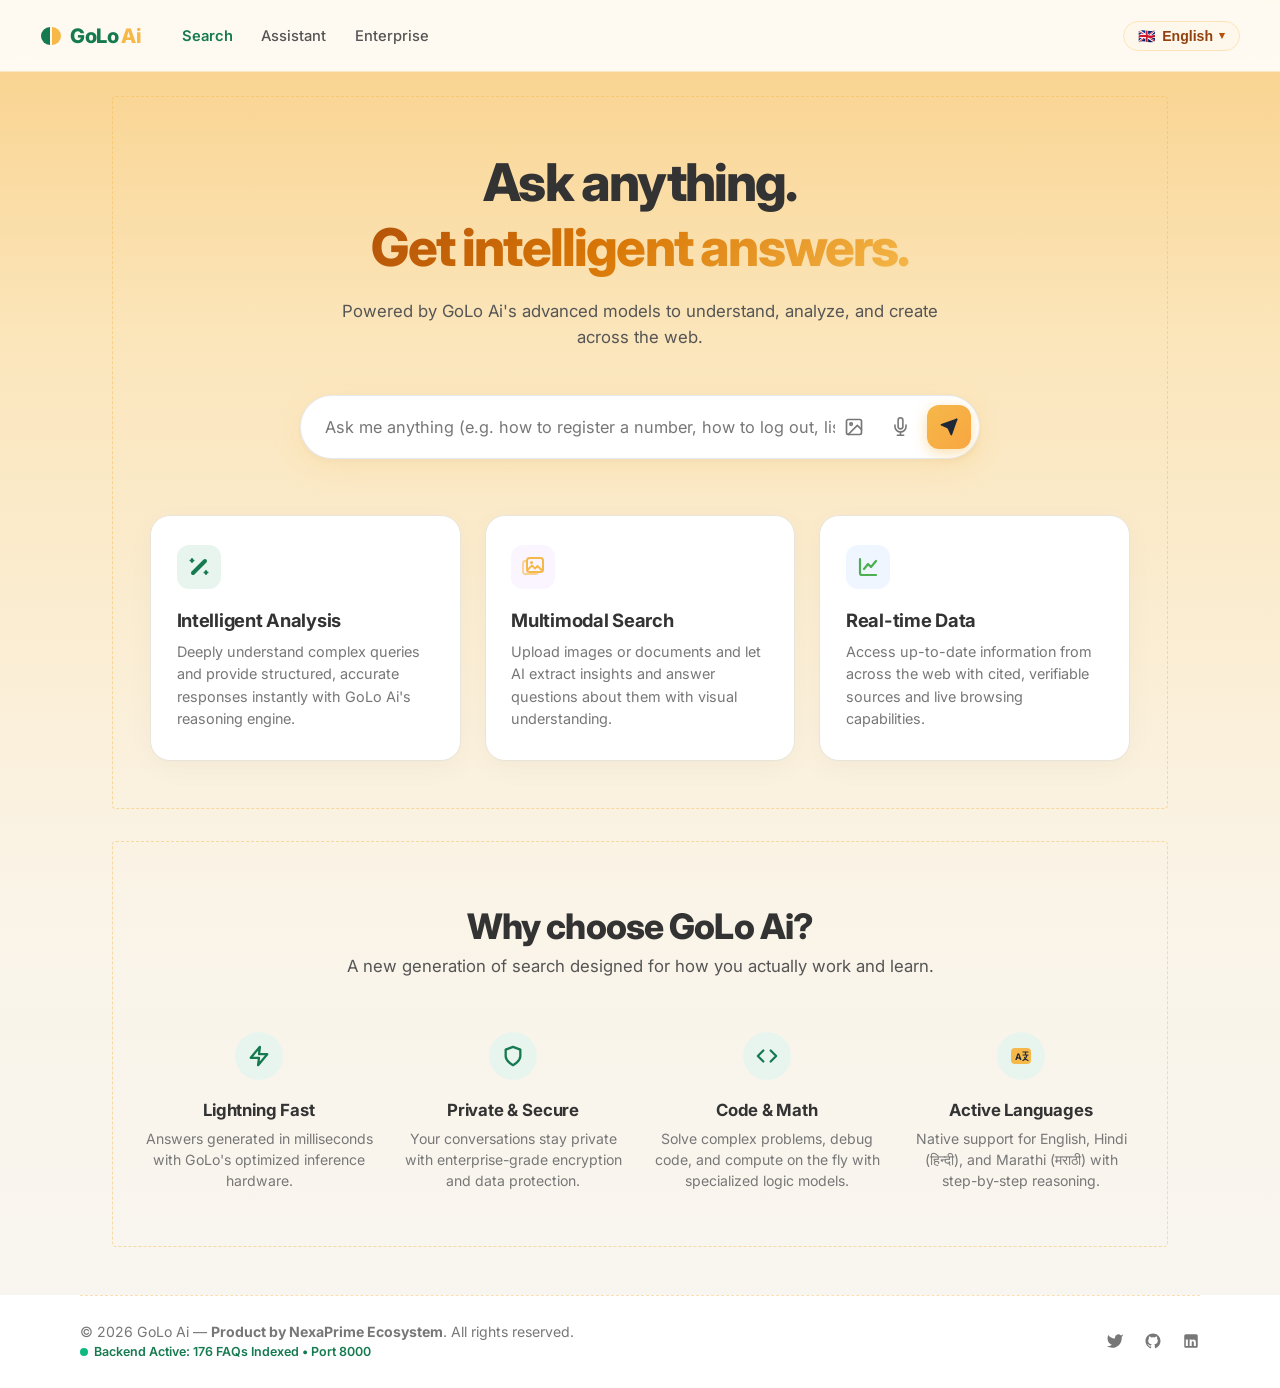
<file: frontend/index.html>
<!DOCTYPE html>
<html lang="en">
<head>
    <meta charset="UTF-8">
    <meta name="viewport" content="width=device-width, initial-scale=1.0">
    <title>GoLo Ai — Intelligent Search & Reasoning Engine</title>
    
    <!-- Google Fonts: Inter & JetBrains Mono -->
    <link rel="preconnect" href="https://fonts.googleapis.com">
    <link rel="preconnect" href="https://fonts.gstatic.com" crossorigin>
    <link href="https://fonts.googleapis.com/css2?family=Inter:wght@400;500;600;700;800&family=JetBrains+Mono:wght@500;600&display=swap" rel="stylesheet">
    
    <link rel="stylesheet" href="style.css?v=20261104_orange">
</head>
<body>

    <!-- Main Page Container with Ambient Soft Lavender Glow -->
    <div class="page-wrapper">
        
        <!-- Navigation Bar -->
        <header class="navbar">
            <div class="nav-container">
                <!-- Left: Brand Logo & Main Nav Links -->
                <div class="nav-left">
                    <a href="#search" class="brand-logo" onclick="switchView('search', event)" title="GoLo Ai Home">
                        <div class="logo-icon">
                            <span class="sphere-half left"></span>
                            <span class="sphere-half right"></span>
                        </div>
                        <span class="logo-text">
                            <span class="logo-brand">GoLo</span>
                            <span class="logo-ai">Ai</span>
                        </span>
                    </a>

                    <nav class="nav-menu">
                        <a href="#search" class="nav-link active" id="nav-search" onclick="switchView('search', event)">Search</a>
                        <a href="#assistant" class="nav-link" id="nav-assistant" onclick="switchView('assistant', event)">Assistant</a>
                        <a href="#enterprise" class="nav-link" id="nav-enterprise" onclick="switchView('enterprise', event)">Enterprise</a>
                    </nav>
                </div>

                <!-- Right: Language Selector -->
                <div class="nav-right">
                    <button class="btn-lang" title="Select Global Language" id="btnLangSelect" onclick="openLanguageModal(event)">
                        <svg width="18" height="18" viewBox="0 0 24 24" fill="none" stroke="currentColor" stroke-width="2" stroke-linecap="round" stroke-linejoin="round">
                            <circle cx="12" cy="12" r="10"></circle>
                            <line x1="2" y1="12" x2="22" y2="12"></line>
                            <path d="M12 2a15.3 15.3 0 0 1 4 10 15.3 15.3 0 0 1-4 10 15.3 15.3 0 0 1-4-10 15.3 15.3 0 0 1 4-10z"></path>
                        </svg>
                    </button>

                    <!-- Signed in profile state -->
                    <div class="user-profile-btn" id="navUserProfile" style="display: none;" onclick="toggleUserDropdown(event)">
                        <div class="user-avatar-circle" id="userAvatarText">A</div>
                        <span id="userNameLabel">Alex M.</span>
                        <span style="font-size: 0.7rem; color: #64748B;">▾</span>
                    </div>

                    <!-- User Dropdown Menu -->
                    <div id="userDropdownMenu" style="display: none; position: absolute; top: 62px; right: 2rem; background: #FFFFFF; border: 1px solid #E2E8F0; border-radius: 12px; box-shadow: 0 10px 25px rgba(0,0,0,0.1); width: 220px; z-index: 100; overflow: hidden; padding: 6px;">
                        <div style="padding: 10px 12px; border-bottom: 1px solid #F1F5F9;">
                            <div style="font-size: 0.85rem; font-weight: 700; color: #0F172A;" id="menuUserFullName">Alex Merchant</div>
                            <div style="font-size: 0.75rem; color: #64748B;">Merchant ID: <strong id="menuMerchantId">MRC-8821</strong></div>
                        </div>
                        <button onclick="switchView('assistant'); toggleUserDropdown();" style="width: 100%; text-align: left; padding: 8px 12px; background: none; border: none; font-size: 0.85rem; color: #334155; cursor: pointer; border-radius: 6px; display: flex; align-items: center; gap: 8px;">
                            💬 Open AI Assistant
                        </button>
                        <button onclick="switchView('analysis'); toggleUserDropdown();" style="width: 100%; text-align: left; padding: 8px 12px; background: none; border: none; font-size: 0.85rem; color: #334155; cursor: pointer; border-radius: 6px; display: flex; align-items: center; gap: 8px;">
                            📊 Analytics Dashboard
                        </button>
                        <div style="height: 1px; background: #F1F5F9; margin: 4px 0;"></div>
                        <button onclick="handleUserLogout()" style="width: 100%; text-align: left; padding: 8px 12px; background: #FEF2F2; border: none; font-size: 0.85rem; color: #B91C1C; font-weight: 600; cursor: pointer; border-radius: 6px; display: flex; align-items: center; gap: 8px;">
                            🚪 Log Out
                        </button>
                    </div>
                </div>
            </div>
        </header>

        <!-- Main Content Area -->
        <main class="main-content">
            
            <!-- ===============================================================
                 VIEW 1: SEARCH & LANDING (EXACT DESIGN MATCH)
                 =============================================================== -->
            <div class="view-panel active" id="view-search">
                <!-- SECTION 1: HERO & CORE PILLARS (FRAMED AS IN DESIGN) -->
                <section class="framed-section hero-framed-section">
                    <div class="section-dashed-border"></div>

                    <div class="hero-inner">
                        <!-- Hero Typography -->
                        <h1 class="hero-headline">
                            <span class="headline-dark">Ask anything.</span>
                            <span class="headline-purple">Get intelligent answers.</span>
                        </h1>

                        <p class="hero-subtext">
                            Powered by GoLo Ai's advanced models to understand, analyze, and create across the web.
                        </p>

                        <!-- Search Capsule with Google-Style Autocomplete -->
                        <div class="search-capsule-wrapper">
                            <div class="autocomplete-container">
                                <div class="search-capsule" id="searchCapsule">
                                    <input 
                                        type="text" 
                                        class="search-input" 
                                        id="searchInput" 
                                        placeholder="Ask me anything (e.g. how to register a number, how to log out, list product)..." 
                                        autocomplete="off"
                                        spellcheck="false"
                                        oninput="handleSearchAutocomplete(event)"
                                        onfocus="handleSearchAutocomplete(event)"
                                    >

                                    <!-- Attachment Preview Tag (Hidden by default) -->
                                    <div class="attachment-preview" id="attachmentPreview" style="display: none;">
                                        <span class="attachment-name" id="attachmentName">image.png</span>
                                        <button type="button" class="btn-remove-attachment" onclick="removeAttachment()">✕</button>
                                    </div>

                                    <div class="search-controls">
                                        <!-- Multimodal Image / Document Upload -->
                                        <button type="button" class="btn-control btn-upload" id="btnUpload" title="Upload image or document" onclick="triggerFileUpload()">
                                            <svg width="20" height="20" viewBox="0 0 24 24" fill="none" stroke="currentColor" stroke-width="2" stroke-linecap="round" stroke-linejoin="round">
                                                <rect x="3" y="3" width="18" height="18" rx="2" ry="2"></rect>
                                                <circle cx="8.5" cy="8.5" r="1.5"></circle>
                                                <polyline points="21 15 16 10 5 21"></polyline>
                                            </svg>
                                        </button>
                                        <input type="file" id="fileInput" accept="image/*,.pdf,.doc,.docx" style="display: none;" onchange="handleFileSelected(event)">

                                        <!-- Microphone Voice Input -->
                                        <button type="button" class="btn-control btn-mic" id="btnMic" title="Voice search" onclick="toggleVoiceSearch()">
                                            <svg width="19" height="19" viewBox="0 0 24 24" fill="none" stroke="currentColor" stroke-width="2" stroke-linecap="round" stroke-linejoin="round">
                                                <path d="M12 1a3 3 0 0 0-3 3v8a3 3 0 0 0 6 0V4a3 3 0 0 0-3-3z"></path>
                                                <path d="M19 10v2a7 7 0 0 1-14 0v-2"></path>
                                                <line x1="12" y1="19" x2="12" y2="23"></line>
                                                <line x1="8" y1="23" x2="16" y2="23"></line>
                                            </svg>
                                        </button>

                                        <!-- Send Arrow Button -->
                                        <button type="button" class="btn-send" id="btnSend" title="Submit Search" onclick="submitSearchQuery()">
                                            <svg width="18" height="18" viewBox="0 0 24 24" fill="none" stroke="currentColor" stroke-width="2.4" stroke-linecap="round" stroke-linejoin="round">
                                                <line x1="22" y1="2" x2="11" y2="13"></line>
                                                <polygon points="22 2 15 22 11 13 2 9 22 2" fill="currentColor"></polygon>
                                            </svg>
                                        </button>
                                    </div>
                                </div>

                                <!-- Autocomplete Dropdown List -->
                                <div class="autocomplete-dropdown" id="searchAutocomplete">
                                    <div class="autocomplete-header">
                                        <span>Suggested Queries</span>
                                        <span style="color:#157A4F;">Predicted by GoLo AI</span>
                                    </div>
                                    <div id="searchAutocompleteList"></div>
                                </div>
                            </div>

                            <!-- Speech Recognition Feedback Bar -->
                            <div class="voice-status-bar" id="voiceStatusBar" style="display: none;">
                                <span class="voice-pulse-dot"></span>
                                <span id="voiceStatusText">Listening... Speak your question now</span>
                            </div>
                        </div>

                        <!-- 3 Feature Cards -->
                        <div class="feature-cards-grid">
                            <!-- Card 1: Intelligent Analysis -->
                            <div class="feature-card" onclick="switchView('analysis')" title="Open Intelligent Analysis">
                                <div class="card-icon-badge badge-indigo">
                                    <svg width="24" height="24" viewBox="0 0 24 24" fill="none">
                                        <line x1="6" y1="18" x2="18" y2="6" stroke="#157A4F" stroke-width="4" stroke-linecap="round"/>
                                        <path d="M5 4v3M3.5 5.5h3M19 16v3M17.5 17.5h3" stroke="#157A4F" stroke-width="2" stroke-linecap="round"/>
                                    </svg>
                                </div>
                                <h3 class="card-title">Intelligent Analysis</h3>
                                <p class="card-desc">Deeply understand complex queries and provide structured, accurate responses instantly with GoLo Ai's reasoning engine.</p>
                            </div>

                            <!-- Card 2: Multimodal Search -->
                            <div class="feature-card" onclick="switchView('multimodal')" title="Open Multimodal Search">
                                <div class="card-icon-badge badge-purple">
                                    <svg width="24" height="24" viewBox="0 0 24 24" fill="none">
                                        <rect x="2" y="6" width="15" height="13" rx="2.5" stroke="#F5B849" stroke-width="1.8" fill="none" opacity="0.6"/>
                                        <rect x="6" y="3" width="16" height="14" rx="2.5" stroke="#F5B849" stroke-width="2" fill="#FAF5FF"/>
                                        <circle cx="10.5" cy="7.5" r="1.5" fill="#F5B849"/>
                                        <path d="M7.5 14l3.5-3.5 3 3 2.5-2.5 4 4" stroke="#F5B849" stroke-width="1.8" stroke-linecap="round" stroke-linejoin="round"/>
                                    </svg>
                                </div>
                                <h3 class="card-title">Multimodal Search</h3>
                                <p class="card-desc">Upload images or documents and let AI extract insights and answer questions about them with visual understanding.</p>
                            </div>

                            <!-- Card 3: Real-time Data -->
                            <div class="feature-card" onclick="switchView('realtime')" title="Explore Real-time 171+ Knowledge Catalog">
                                <div class="card-icon-badge badge-blue">
                                    <svg width="24" height="24" viewBox="0 0 24 24" fill="none">
                                        <path d="M4 4v14a2 2 0 0 0 2 2h14" stroke="#4CAF50" stroke-width="2.2" stroke-linecap="round"/>
                                        <polyline points="8 14 12 9 15 12 20 6" stroke="#4CAF50" stroke-width="2.2" stroke-linecap="round" stroke-linejoin="round"/>
                                    </svg>
                                </div>
                                <h3 class="card-title">Real-time Data</h3>
                                <p class="card-desc">Access up-to-date information from across the web with cited, verifiable sources and live browsing capabilities.</p>
                            </div>
                        </div>
                    </div>
                </section>

                <!-- SECTION 2: WHY CHOOSE GOLO AI (4 PILLARS) -->
                <section class="framed-section why-framed-section">
                    <div class="section-dashed-border"></div>

                    <div class="why-inner">
                        <h2 class="why-headline">Why choose GoLo Ai?</h2>
                        <p class="why-subtext">A new generation of search designed for how you actually work and learn.</p>

                        <div class="why-pillars-grid">
                            <!-- Pillar 1: Lightning Fast -->
                            <div class="pillar-item" onclick="openBenchmarkModal()" style="cursor: pointer;" title="Inspect Live Benchmarks & Latency">
                                <div class="pillar-icon-circle">
                                    <svg width="22" height="22" viewBox="0 0 24 24" fill="none" stroke="#157A4F" stroke-width="2.5" stroke-linecap="round" stroke-linejoin="round">
                                        <polygon points="13 2 3 14 12 14 11 22 21 10 12 10 13 2"></polygon>
                                    </svg>
                                </div>
                                <h4 class="pillar-title">Lightning Fast</h4>
                                <p class="pillar-desc">Answers generated in milliseconds with GoLo's optimized inference hardware.</p>
                            </div>

                            <!-- Pillar 2: Private & Secure -->
                            <div class="pillar-item" onclick="openSecurityModal()" style="cursor: pointer;" title="View Security & PII Redactor Specs">
                                <div class="pillar-icon-circle">
                                    <svg width="22" height="22" viewBox="0 0 24 24" fill="none" stroke="#157A4F" stroke-width="2.5" stroke-linecap="round" stroke-linejoin="round">
                                        <path d="M12 22s8-4 8-10V5l-8-3-8 3v7c0 6 8 10 8 10z"></path>
                                    </svg>
                                </div>
                                <h4 class="pillar-title">Private & Secure</h4>
                                <p class="pillar-desc">Your conversations stay private with enterprise-grade encryption and data protection.</p>
                            </div>

                            <!-- Pillar 3: Code & Math -->
                            <div class="pillar-item" onclick="openCodeModal()" style="cursor: pointer;" title="Open Interactive API & Code Playground">
                                <div class="pillar-icon-circle">
                                    <svg width="22" height="22" viewBox="0 0 24 24" fill="none" stroke="#157A4F" stroke-width="2.5" stroke-linecap="round" stroke-linejoin="round">
                                        <polyline points="16 18 22 12 16 6"></polyline>
                                        <polyline points="8 6 2 12 8 18"></polyline>
                                    </svg>
                                </div>
                                <h4 class="pillar-title">Code & Math</h4>
                                <p class="pillar-desc">Solve complex problems, debug code, and compute on the fly with specialized logic models.</p>
                            </div>

                            <!-- Pillar 4: Active Language Preferences -->
                            <div class="pillar-item" onclick="openLanguageModal()" style="cursor: pointer;" title="Select Language Preferences">
                                <div class="pillar-icon-circle">
                                    <svg width="24" height="24" viewBox="0 0 24 24" fill="none">
                                        <rect x="2" y="4" width="20" height="16" rx="4" fill="#F5B849"/>
                                        <text x="6" y="15.5" fill="#1F2937" font-family="'Inter', -apple-system, sans-serif" font-size="9" font-weight="700">A</text>
                                        <path d="M14 8h5M16.5 8v2M14 11h5M18 11c-.5 2.5-2 4.5-4 5.5M15.5 13.5c1 1.5 2 2.5 3.5 3" stroke="#1F2937" stroke-width="1.2" stroke-linecap="round"/>
                                    </svg>
                                </div>
                                <h4 class="pillar-title">Active Languages</h4>
                                <p class="pillar-desc">Native support for English, Hindi (हिन्दी), and Marathi (मराठी) with step-by-step reasoning.</p>
                            </div>
                        </div>
                    </div>
                </section>
            </div>

            <!-- ===============================================================
                 VIEW 2: ASSISTANT WORKSPACE (LIVE CHAT & SPECS)
                 =============================================================== -->
            <div class="view-panel" id="view-assistant">
                <div class="view-header-bar">
                    <button class="btn-back-nav" onclick="switchView('search')">
                        ← Back to Search
                    </button>
                    <div class="view-title-group">
                        <span class="view-badge">Workspace</span>
                        <h2 style="font-size: 1.3rem; font-weight: 800; color: #0F172A;">GoLo AI Assistant & Specification Hub</h2>
                    </div>
                    <div style="font-size: 0.82rem; color: #64748B;">
                        Session: <span id="currentSessionIdLabel" style="font-family: var(--font-mono); font-weight: 600;">v2_demo_session</span>
                    </div>
                </div>

                <div class="assistant-workspace" id="assistantWorkspace">
                    <!-- Left Sidebar (Static ChatGPT-Style) -->
                    <aside class="assistant-sidebar">
                        <!-- New Chat Button -->
                        <button type="button" class="btn-new-chat" onclick="createNewChatSession()">
                            <svg width="18" height="18" viewBox="0 0 24 24" fill="none" stroke="currentColor" stroke-width="2.2" stroke-linecap="round" stroke-linejoin="round">
                                <line x1="12" y1="5" x2="12" y2="19"></line>
                                <line x1="5" y1="12" x2="19" y2="12"></line>
                            </svg>
                            <span>New Chat</span>
                        </button>

                        <!-- Chat History List (Recent Conversations - Expanded Height) -->
                        <div class="sidebar-history-container">
                            <div class="sidebar-section-title">
                                <span>Recent Chats</span>
                                <button type="button" class="btn-clear-history-icon" title="Clear All History" onclick="clearAllChatHistory()">🗑️</button>
                            </div>
                            <div class="sidebar-chat-history" id="sidebarChatHistoryList">
                                <!-- Populated dynamically by script.js -->
                            </div>
                        </div>

                        <!-- API Quota & Update Plan Section -->
                        <div class="quota-indicator" id="quotaCard">
                            <div style="display: flex; justify-content: space-between; align-items: center; font-weight: 700; margin-bottom: 4px;">
                                <span>API Quota (RPM)</span>
                                <span id="quotaLabel">3 / 20 Used</span>
                            </div>
                            <div class="quota-bar-wrapper">
                                <div class="quota-bar-fill" id="quotaFill" style="width: 15%;"></div>
                            </div>
                            <button type="button" class="btn-upgrade-pill" id="btnUpgradeSidebar" onclick="openUpgradeModal()">
                                ⚡ Update Plan
                            </button>
                        </div>

                        <!-- User Profile Card -->
                        <div class="sidebar-profile-card" onclick="openProfileModal()">
                            <div class="profile-av">A</div>
                            <div class="profile-info">
                                <div class="profile-name">Alex Merchant</div>
                                <div class="profile-plan-badge" id="sidebarPlanBadge">Free Tier (20 RPM)</div>
                            </div>
                            <div class="profile-dots">⚙️</div>
                        </div>

                        <!-- Ecosystem Branding Note -->
                        <div style="font-size: 0.7rem; color: #94A3B8; text-align: center; margin-top: 4px; flex-shrink: 0;">
                            © 2026 GoLo Ai • Product by NexaPrime
                        </div>
                    </aside>

                    <!-- Main Chat Area (Scrollable Passage & Static Input) -->
                    <section class="assistant-main-chat">
                        <!-- Most Frequently Asked Questions (NLP Curated) -->
                        <div class="popular-faqs-section" id="popularFaqsSection">
                            <div class="popular-faqs-title">
                                <span>🔥 Frequently Asked Questions (NLP Curated)</span>
                            </div>
                            <div class="popular-faqs-grid" id="popularFaqsList">
                                <button class="popular-faq-pill" onclick="sendQuickChatMessage('How do I register a mobile number or create a new account on GOLO?')">📱 Register Mobile / Account</button>
                                <button class="popular-faq-pill" onclick="sendQuickChatMessage('How do I log out of my GOLO account?')">🚪 Log Out of Account</button>
                                <button class="popular-faq-pill" onclick="sendQuickChatMessage('How to list a product on Golo?')">🏷️ List / Add Product</button>
                                <button class="popular-faq-pill" onclick="sendQuickChatMessage('What is the payout schedule and settlement cycle for merchants on GOLO?')">💳 Payouts (T+2/T+3)</button>
                                <button class="popular-faq-pill" onclick="sendQuickChatMessage('How to complete KYC verification?')">📑 KYC Verification</button>
                                <button class="popular-faq-pill" onclick="sendQuickChatMessage('How do I contact GOLO Customer Care & Support?')">🎧 Customer Care Support</button>
                                <button class="popular-faq-pill" onclick="sendQuickChatMessage('What is GOLO?')">💡 What is GOLO?</button>
                                <button class="popular-faq-pill" onclick="sendQuickChatMessage('How does GOLO work?')">🔄 How GOLO Works</button>
                            </div>
                        </div>

                        <!-- Chat Messages History (THE ONLY PART THAT SCROLLS) -->
                        <div class="chat-history-container" id="chatHistoryContainer">
                            <!-- Initial Welcome Message -->
                            <div class="chat-msg assistant">
                                <div class="chat-avatar ai-av">G</div>
                                <div>
                                    <div class="chat-bubble">
                                        <strong>Hello! I'm the GoLo AI Assistant. 👋</strong><br>
                                        I can provide instant, verified guidance on all <strong>Golo Merchant features</strong> (listings, payouts, orders, KYC, settings, policies). You can also <strong>upload images</strong> (receipts, products, QR codes) or use <strong>voice dictation</strong> in any language. What can I help you with today?
                                    </div>
                                    <div class="source-badge-tag">
                                        ⚡ Verified Knowledge Engine • 176 FAQs Indexed
                                    </div>
                                </div>
                            </div>
                        </div>

                        <!-- Chat Input Tray (STATIC AT BOTTOM) -->
                        <div class="assistant-input-tray" id="assistantInputTray">
                            <!-- Image Attachment Preview Tag (Hidden by default) -->
                            <div class="attachment-preview" id="assistantAttachmentPreview" style="display: none; margin-bottom: 8px;">
                                <span class="attachment-name" id="assistantAttachmentName">image.png</span>
                                <button type="button" class="btn-remove-attachment" onclick="removeAssistantAttachment()">✕</button>
                            </div>

                            <div class="autocomplete-container">
                                <div class="search-capsule" style="width: 100%; box-shadow: none; border: 1px solid #CBD5E1; padding-left: 10px;">
                                    <!-- Image Upload Button (+) -->
                                    <button type="button" class="btn-control btn-attach-plus" id="btnAssistantUpload" title="Upload Image for Multimodal Analysis" onclick="triggerAssistantFileUpload()">
                                        <svg width="20" height="20" viewBox="0 0 24 24" fill="none" stroke="currentColor" stroke-width="2.2" stroke-linecap="round" stroke-linejoin="round">
                                            <line x1="12" y1="5" x2="12" y2="19"></line>
                                            <line x1="5" y1="12" x2="19" y2="12"></line>
                                        </svg>
                                    </button>
                                    <input type="file" id="assistantFileInput" accept="image/*" style="display: none;" onchange="handleAssistantFileSelected(event)">

                                    <input 
                                        type="text" 
                                        class="search-input" 
                                        id="assistantChatInput" 
                                        placeholder="Ask anything about GOLO or attach an image..." 
                                        autocomplete="off"
                                        oninput="handleAssistantAutocomplete(event)"
                                        onfocus="handleAssistantAutocomplete(event)"
                                    >
                                    <div class="search-controls">
                                        <!-- Speech-to-Text Mic Button -->
                                        <button type="button" class="btn-control" id="btnAssistantMic" title="Voice dictation" onclick="toggleAssistantVoice()">
                                            <svg width="19" height="19" viewBox="0 0 24 24" fill="none" stroke="currentColor" stroke-width="2" stroke-linecap="round" stroke-linejoin="round">
                                                <path d="M12 1a3 3 0 0 0-3 3v8a3 3 0 0 0 6 0V4a3 3 0 0 0-3-3z"></path>
                                                <path d="M19 10v2a7 7 0 0 1-14 0v-2"></path>
                                                <line x1="12" y1="19" x2="12" y2="23"></line>
                                                <line x1="8" y1="23" x2="16" y2="23"></line>
                                            </svg>
                                        </button>
                                        <!-- Send Button -->
                                        <button type="button" class="btn-send" id="btnAssistantSend" title="Send message" onclick="submitAssistantChatMessage()">
                                            <svg width="18" height="18" viewBox="0 0 24 24" fill="none" stroke="currentColor" stroke-width="2.4" stroke-linecap="round" stroke-linejoin="round">
                                                <line x1="22" y1="2" x2="11" y2="13"></line>
                                                <polygon points="22 2 15 22 11 13 2 9 22 2" fill="currentColor"></polygon>
                                            </svg>
                                        </button>
                                    </div>
                                </div>

                                <!-- Assistant Autocomplete Dropdown List (Opens Upward) -->
                                <div class="autocomplete-dropdown" id="assistantAutocomplete">
                                    <div class="autocomplete-header">
                                        <span>Suggested Queries</span>
                                        <span style="color:#157A4F;">Predicted by GoLo AI</span>
                                    </div>
                                    <div id="assistantAutocompleteList"></div>
                                </div>
                            </div>
                            <div style="display: flex; justify-content: space-between; font-size: 0.74rem; color: #94A3B8; padding: 6px 4px 0;">
                                <span id="assistantStatusNote">Enter to submit • Grounded in Dual-Path RAG • Multimodal Vision Active</span>
                                <span id="charCountLabel">0/2000</span>
                            </div>
                        </div>
                    </section>
                </div>
            </div>

            <!-- ===============================================================
                 VIEW 3: ENTERPRISE PLATFORM VIEW
                 =============================================================== -->
            <div class="view-panel" id="view-enterprise" style="padding: 2rem 0; max-width: 1200px; margin: 0 auto; width: 100%;">
                <div class="view-header-bar">
                    <button class="btn-back-nav" onclick="switchView('search')">
                        ← Back to Search
                    </button>
                    <div class="view-title-group">
                        <span class="view-badge">Enterprise</span>
                        <h2 style="font-size: 1.3rem; font-weight: 800; color: #0F172A;">GoLo Enterprise Infrastructure & High-Volume Platform</h2>
                    </div>
                </div>

                <div class="enterprise-grid">
                    <div class="enterprise-metric-card">
                        <div class="metric-val">99.99%</div>
                        <div class="metric-label">Guaranteed High-Availability SLA</div>
                        <div class="metric-sub">Multi-region active-active cluster deployment with zero-second failover.</div>
                    </div>
                    <div class="enterprise-metric-card">
                        <div class="metric-val">42ms</div>
                        <div class="metric-label">Average P95 Inference Latency</div>
                        <div class="metric-sub">Accelerated TPU/GPU inference nodes for instant merchant resolutions.</div>
                    </div>
                    <div class="enterprise-metric-card">
                        <div class="metric-val">10,000+</div>
                        <div class="metric-label">Concurrent Merchant Sessions</div>
                        <div class="metric-sub">Auto-scaling serverless architecture with real-time token rate limits.</div>
                    </div>
                </div>

                <!-- API Key Generator Card -->
                <div class="api-key-box">
                    <div>
                        <h3 style="font-size: 1.2rem; font-weight: 800; margin-bottom: 4px;">Production API Gateway Credentials</h3>
                        <p style="font-size: 0.88rem; color: #94A3B8;">Generate secure Bearer tokens to query the Golo AI RAG endpoints programmatically.</p>
                        <div class="key-display" id="generatedApiKeyDisplay">golo_live_sec_9948a27b10c934e8f1</div>
                    </div>
                    <div style="display: flex; gap: 10px;">
                        <button class="btn-signin" style="background: #157A4F;" onclick="generateNewApiKey()">Generate New Key</button>
                        <button class="btn-signin" style="background: #334155;" onclick="copyApiKey()">Copy Key</button>
                    </div>
                </div>

                <!-- Enterprise Demo Booking Form -->
                <div style="background: #FFFFFF; border: 1px solid #E5E1D8; border-radius: 20px; padding: 2rem; box-shadow: 0 4px 20px rgba(0,0,0,0.02);">
                    <h3 style="font-size: 1.15rem; font-weight: 800; margin-bottom: 0.5rem; color: #0F172A;">Schedule an Enterprise Platform Demo</h3>
                    <p style="font-size: 0.88rem; color: #64748B; margin-bottom: 1.5rem;">Explore private VPC deployment, custom fine-tuned weights, and custom CRM webhook integrations.</p>

                    <form onsubmit="handleDemoRequestSubmit(event)" style="display: grid; grid-template-columns: 1fr 1fr; gap: 1.25rem;">
                        <div>
                            <label style="font-size: 0.82rem; font-weight: 700; color: #334155; margin-bottom: 4px; display: block;">Full Name</label>
                            <input type="text" required placeholder="Alex Merchant" class="signin-input" style="margin-bottom: 0;" id="demoFullName">
                        </div>
                        <div>
                            <label style="font-size: 0.82rem; font-weight: 700; color: #334155; margin-bottom: 4px; display: block;">Work Email</label>
                            <input type="email" required placeholder="alex@downtownretail.com" class="signin-input" style="margin-bottom: 0;" id="demoWorkEmail">
                        </div>
                        <div>
                            <label style="font-size: 0.82rem; font-weight: 700; color: #334155; margin-bottom: 4px; display: block;">Monthly Merchant Order Volume</label>
                            <select class="signin-input" style="margin-bottom: 0;" id="demoVolume">
                                <option>1,000 – 10,000 orders/mo</option>
                                <option>10,000 – 50,000 orders/mo</option>
                                <option>50,000+ orders/mo (Enterprise Tier)</option>
                            </select>
                        </div>
                        <div>
                            <label style="font-size: 0.82rem; font-weight: 700; color: #334155; margin-bottom: 4px; display: block;">Deployment Preference</label>
                            <select class="signin-input" style="margin-bottom: 0;" id="demoDeployment">
                                <option>Google Cloud Platform (GCP)</option>
                                <option>Amazon Web Services (AWS VPC)</option>
                                <option>GoLo Managed Dedicated Cluster</option>
                            </select>
                        </div>
                        <div style="grid-column: 1 / -1; margin-top: 0.5rem;">
                            <button type="submit" class="btn-signin" style="background: #157A4F; padding: 12px 24px;">Submit Enterprise Request</button>
                        </div>
                    </form>
                </div>
            </div>

            <!-- ===============================================================
                 VIEW 4: INTELLIGENT ANALYSIS & MERCHANT TELEMETRY VIEW
                 =============================================================== -->
            <div class="view-panel" id="view-analysis" style="padding: 2rem 0; max-width: 1200px; margin: 0 auto; width: 100%;">
                <div class="view-header-bar">
                    <button class="btn-back-nav" onclick="switchView('search')">
                        ← Back to Search
                    </button>
                    <div class="view-title-group">
                        <span class="view-badge">Analytics</span>
                        <h2 style="font-size: 1.3rem; font-weight: 800; color: #0F172A;">Merchant Intelligence & Telemetry Dashboard</h2>
                    </div>
                    <div style="display: flex; gap: 8px;">
                        <button class="btn-sample-doc" onclick="refreshAnalyticsMetrics()">🔄 Refresh Live Data</button>
                    </div>
                </div>

                <div class="analytics-metrics-grid">
                    <div class="analysis-stat-card">
                        <span class="stat-pill">+18.4% vs last month</span>
                        <div class="analysis-stat-val" id="statGrossSales">₹3,48,200</div>
                        <div class="analysis-stat-title">MTD Gross Sales Volume</div>
                    </div>
                    <div class="analysis-stat-card">
                        <span class="stat-pill" style="background: #E8F5EF; color: #157A4F;">98.2% on-time</span>
                        <div class="analysis-stat-val" id="statTotalOrders">1,240</div>
                        <div class="analysis-stat-title">Total Orders Fulfilled</div>
                    </div>
                    <div class="analysis-stat-card">
                        <span class="stat-pill" style="background: #FEF8EC; color: #B87B10;">Settlement: Tomorrow</span>
                        <div class="analysis-stat-val" id="statPendingPayout">₹82,500</div>
                        <div class="analysis-stat-title">Pending Bank Payout (T+2)</div>
                    </div>
                    <div class="analysis-stat-card">
                        <span class="stat-pill">420 Verified Reviews</span>
                        <div class="analysis-stat-val" id="statRating">4.8 ★</div>
                        <div class="analysis-stat-title">Store Satisfaction Rating</div>
                    </div>
                </div>

                <!-- Interactive 7-Day Performance Visualizer -->
                <div class="chart-card-container">
                    <div style="display: flex; justify-content: space-between; align-items: center;">
                        <h3 style="font-size: 1.05rem; font-weight: 700; color: #0F172A;">7-Day Sales Trend & Order Velocity</h3>
                        <span style="font-size: 0.8rem; color: #64748B;">Average Daily Velocity: ₹49,740 / day</span>
                    </div>

                    <div class="bars-wrapper">
                        <div class="bar-col">
                            <div class="bar-visual" style="height: 60%;" title="Mon: ₹42,000"></div>
                            <span class="bar-day">Mon</span>
                        </div>
                        <div class="bar-col">
                            <div class="bar-visual" style="height: 75%;" title="Tue: ₹52,400"></div>
                            <span class="bar-day">Tue</span>
                        </div>
                        <div class="bar-col">
                            <div class="bar-visual" style="height: 50%;" title="Wed: ₹35,100"></div>
                            <span class="bar-day">Wed</span>
                        </div>
                        <div class="bar-col">
                            <div class="bar-visual" style="height: 85%;" title="Thu: ₹61,200"></div>
                            <span class="bar-day">Thu</span>
                        </div>
                        <div class="bar-col">
                            <div class="bar-visual" style="height: 95%;" title="Fri: ₹68,500"></div>
                            <span class="bar-day">Fri</span>
                        </div>
                        <div class="bar-col">
                            <div class="bar-visual" style="height: 100%;" title="Sat: ₹72,000"></div>
                            <span class="bar-day">Sat</span>
                        </div>
                        <div class="bar-col">
                            <div class="bar-visual" style="height: 80%;" title="Sun: ₹58,000"></div>
                            <span class="bar-day">Sun</span>
                        </div>
                    </div>
                </div>

                <!-- Inventory Alerts & AI Recommendations -->
                <div style="display: grid; grid-template-columns: 1fr 1fr; gap: 1.5rem;">
                    <div style="background: #FFFFFF; border: 1px solid #E5E1D8; border-radius: 16px; padding: 1.5rem;">
                        <h4 style="font-weight: 700; font-size: 0.95rem; margin-bottom: 1rem; color: #0F172A;">⚠️ Live Inventory & Restock Alerts</h4>
                        <div style="display: flex; flex-direction: column; gap: 10px;">
                            <div style="background: #FFFBEB; border: 1px solid #FDE68A; padding: 10px 12px; border-radius: 8px; font-size: 0.85rem;">
                                <strong>Wireless Noise-Canceling Earbuds Pro:</strong> 3 units remaining.<br>
                                <span style="color: #B87B10; font-size: 0.8rem;">💡 AI Recommendation: Reorder 40 units immediately to avoid stockout by Friday.</span>
                            </div>
                            <div style="background: #F8FAFC; border: 1px solid #E2E8F0; padding: 10px 12px; border-radius: 8px; font-size: 0.85rem;">
                                <strong>Fast-Charging USB-C Cable (2m):</strong> 14 units remaining.<br>
                                <span style="color: #475569; font-size: 0.8rem;">Stock level sufficient for 4 days based on current order rate.</span>
                            </div>
                        </div>
                    </div>

                    <div style="background: #FFFFFF; border: 1px solid #E5E1D8; border-radius: 16px; padding: 1.5rem;">
                        <h4 style="font-weight: 700; font-size: 0.95rem; margin-bottom: 1rem; color: #0F172A;">🤖 Ask AI Analytics</h4>
                        <p style="font-size: 0.85rem; color: #64748B; margin-bottom: 10px;">Ask any question about store performance, margin calculations, or restocking schedules.</p>
                        <div style="display: flex; gap: 8px;">
                            <input type="text" id="analyticsPromptInput" placeholder="e.g., How can I increase my average order value?" class="signin-input" style="margin-bottom: 0;">
                            <button class="btn-signin" onclick="submitAnalyticsQuestion()">Analyze</button>
                        </div>
                        <div id="analyticsAnswerOutput" style="margin-top: 10px; font-size: 0.86rem; color: #334155; line-height: 1.5;"></div>
                    </div>
                </div>
            </div>

            <!-- ===============================================================
                 VIEW 5: MULTIMODAL SEARCH & VISION INSPECTOR VIEW
                 =============================================================== -->
            <div class="view-panel" id="view-multimodal" style="padding: 2rem 0; max-width: 1200px; margin: 0 auto; width: 100%;">
                <div class="view-header-bar">
                    <button class="btn-back-nav" onclick="switchView('search')">
                        ← Back to Search
                    </button>
                    <div class="view-title-group">
                        <span class="view-badge">Vision AI</span>
                        <h2 style="font-size: 1.3rem; font-weight: 800; color: #0F172A;">Multimodal Document & Visual Catalog Inspector</h2>
                    </div>
                </div>

                <div class="multimodal-container">
                    <!-- Left: Upload & Sample Selector -->
                    <div>
                        <h3 style="font-size: 1.05rem; font-weight: 700; color: #0F172A; margin-bottom: 0.5rem;">Input Document or Product Image</h3>
                        <p style="font-size: 0.85rem; color: #64748B; margin-bottom: 1rem;">Upload any GST certificate, invoice, or merchandise image to test visual OCR extraction.</p>

                        <div class="dropzone-box" onclick="triggerFileUpload()">
                            <svg width="40" height="40" viewBox="0 0 24 24" fill="none" stroke="#157A4F" stroke-width="1.8" stroke-linecap="round" stroke-linejoin="round" style="margin-bottom: 8px;">
                                <rect x="3" y="3" width="18" height="18" rx="2" ry="2"></rect>
                                <circle cx="8.5" cy="8.5" r="1.5"></circle>
                                <polyline points="21 15 16 10 5 21"></polyline>
                            </svg>
                            <div style="font-weight: 600; font-size: 0.95rem; color: #0F172A;">Click or Drag Document Here</div>
                            <div style="font-size: 0.8rem; color: #64748B; margin-top: 4px;">Supports PNG, JPEG, WEBP, PDF (Max 10MB)</div>
                        </div>

                        <div style="margin-top: 1.5rem;">
                            <span style="font-size: 0.8rem; font-weight: 700; color: #64748B; text-transform: uppercase;">Or Test with Verified Samples:</span>
                            <div class="sample-docs-tray">
                                <button class="btn-sample-doc" onclick="inspectSampleDoc('gst')">📑 GST Certificate Sample</button>
                                <button class="btn-sample-doc" onclick="inspectSampleDoc('invoice')">🧾 Supplier Invoice Sample</button>
                                <button class="btn-sample-doc" onclick="inspectSampleDoc('photo')">📸 Product Photo Sample</button>
                            </div>
                        </div>
                    </div>

                    <!-- Right: Analysis Output -->
                    <div class="ocr-results-card">
                        <div style="display: flex; justify-content: space-between; align-items: center; margin-bottom: 1rem;">
                            <h4 style="font-weight: 700; font-size: 0.95rem; color: #0F172A;">AI Visual Extraction Results</h4>
                            <span class="tag" id="multimodalStatusTag">Ready for Input</span>
                        </div>

                        <div id="multimodalResultsBody" style="font-size: 0.88rem; color: #334155; line-height: 1.6;">
                            <div style="text-align: center; padding: 2rem; color: #94A3B8;">
                                Select a verified sample above or upload a document to inspect OCR extraction, security validation, and catalog classification.
                            </div>
                        </div>
                    </div>
                </div>
            </div>

            <!-- ===============================================================
                 VIEW 6: REAL-TIME DATA & 171 FAQ CATALOG VIEW
                 =============================================================== -->
            <div class="view-panel" id="view-realtime" style="padding: 2rem 0; max-width: 1200px; margin: 0 auto; width: 100%;">
                <div class="view-header-bar">
                    <button class="btn-back-nav" onclick="switchView('search')">
                        ← Back to Search
                    </button>
                    <div class="view-title-group">
                        <span class="view-badge">Knowledge Catalog</span>
                        <h2 style="font-size: 1.3rem; font-weight: 800; color: #0F172A;">Real-time Knowledge Base Explorer (171 FAQs)</h2>
                    </div>
                </div>

                <div style="margin-bottom: 1.25rem;">
                    <input 
                        type="text" 
                        class="search-input" 
                        id="faqCatalogSearchInput" 
                        placeholder="Search all 171 FAQs instantly (e.g. project overview, logout, credit note, KYC)..." 
                        oninput="filterFaqCatalog()"
                        style="width: 100%; border: 1px solid #CBD5E1; border-radius: 12px; padding: 12px 16px; font-size: 0.95rem;"
                    >
                </div>

                <div class="faq-filter-bar">
                    <button class="faq-pill-btn active" onclick="setFaqFilter('all', this)">All Topics (171)</button>
                    <button class="faq-pill-btn" onclick="setFaqFilter('Project', this)">Project Specs (8)</button>
                    <button class="faq-pill-btn" onclick="setFaqFilter('Product', this)">Product Listings (18)</button>
                    <button class="faq-pill-btn" onclick="setFaqFilter('Payment', this)">Payments & Payouts (14)</button>
                    <button class="faq-pill-btn" onclick="setFaqFilter('Order', this)">Orders & Delivery (16)</button>
                    <button class="faq-pill-btn" onclick="setFaqFilter('Account', this)">Account & KYC (15)</button>
                    <button class="faq-pill-btn" onclick="setFaqFilter('Troubleshooting', this)">Troubleshooting (12)</button>
                </div>

                <div class="faq-catalog-list" id="faqCatalogList">
                    <!-- Populated dynamically via script.js -->
                </div>
            </div>

        </main>

        <!-- Footer -->
        <footer class="footer">
            <div class="footer-dashed-border"></div>
            <div class="footer-container">
                <div class="footer-left">
                    <p class="copyright-text">© 2026 GoLo Ai — <strong>Product by NexaPrime Ecosystem</strong>. All rights reserved.</p>
                    <span style="font-size: 0.78rem; color: #157A4F; font-weight: 600; display: inline-flex; align-items: center; gap: 6px; margin-top: 4px;">
                        <span style="width: 8px; height: 8px; border-radius: 50%; background: #10B981;"></span>
                        Backend Active: 176 FAQs Indexed • Port 8000
                    </span>
                </div>

                <div class="footer-right">
                    <a href="https://twitter.com" target="_blank" rel="noopener noreferrer" class="social-link" title="Twitter">
                        <svg width="18" height="18" viewBox="0 0 24 24" fill="currentColor">
                            <path d="M23 3a10.9 10.9 0 0 1-3.14 1.53 4.48 4.48 0 0 0-7.86 3v1A10.66 10.66 0 0 1 3 4s-4 9 5 13a11.64 11.64 0 0 1-7 2c9 5 20 0 20-11.5a4.5 4.5 0 0 0-.08-.83A7.72 7.72 0 0 0 23 3z"/>
                        </svg>
                    </a>
                    <a href="https://github.com" target="_blank" rel="noopener noreferrer" class="social-link" title="GitHub">
                        <svg width="18" height="18" viewBox="0 0 24 24" fill="currentColor">
                            <path fill-rule="evenodd" clip-rule="evenodd" d="M12 2C6.477 2 2 6.484 2 12.017c0 4.425 2.865 8.18 6.839 9.504.5.092.682-.217.682-.483 0-.237-.008-.868-.013-1.703-2.782.605-3.369-1.343-3.369-1.343-.454-1.158-1.11-1.466-1.11-1.466-.908-.62.069-.608.069-.608 1.003.07 1.53 1.032 1.53 1.032.892 1.53 2.341 1.088 2.91.832.092-.647.35-1.088.636-1.338-2.22-.253-4.555-1.113-4.555-4.951 0-1.093.39-1.988 1.029-2.688-.103-.253-.446-1.272.098-2.65 0 0 .84-.27 2.75 1.026A9.564 9.564 0 0112 6.844c.85.004 1.705.115 2.504.337 1.909-1.296 2.747-1.027 2.747-1.027.546 1.379.202 2.398.1 2.651.64.7 1.028 1.595 1.028 2.688 0 3.848-2.339 4.695-4.566 4.943.359.309.678.92.678 1.855 0 1.338-.012 2.419-.012 2.747 0 .268.18.58.688.482A10.019 10.019 0 0022 12.017C22 6.484 17.522 2 12 2z"/>
                        </svg>
                    </a>
                    <a href="https://linkedin.com" target="_blank" rel="noopener noreferrer" class="social-link" title="LinkedIn">
                        <svg width="18" height="18" viewBox="0 0 24 24" fill="currentColor">
                            <path d="M19 3a2 2 0 0 1 2 2v14a2 2 0 0 1-2 2H5a2 2 0 0 1-2-2V5a2 2 0 0 1 2-2h14m-.5 15.5v-5.3a3.26 3.26 0 0 0-3.26-3.26c-.85 0-1.84.52-2.28 1.3v-1.11h-2.79v8.37h2.79v-4.93c0-.77.62-1.4 1.39-1.4a1.4 1.4 0 0 1 1.4 1.4v4.93h2.75M6.46 8.76c-.97 0-1.75-.79-1.75-1.76s.78-1.76 1.75-1.76c.97 0 1.76.79 1.76 1.76s-.79 1.76-1.76 1.76M5.07 18.5h2.78v-8.37H5.07v8.37z"/>
                        </svg>
                    </a>
                </div>
            </div>
        </footer>

    </div>

    <!-- ===============================================================
         INTERACTIVE REASONING ANSWER MODAL
         =============================================================== -->
    <div class="results-overlay" id="resultsOverlay" onclick="closeResultsModal(event)">
        <div class="results-modal" onclick="event.stopPropagation()">
            <div class="results-header">
                <div class="results-title-group">
                    <div class="ai-avatar-badge">
                        <span class="sphere-half left"></span>
                        <span class="sphere-half right"></span>
                    </div>
                    <div>
                        <h3 class="results-title">GoLo Ai Reasoning Answer</h3>
                        <span class="results-query-label" id="resultsQueryLabel">Query: "How does GoLo Ai work?"</span>
                    </div>
                </div>
                <button class="btn-close-modal" onclick="closeResultsModal()">✕</button>
            </div>

            <div class="results-body" id="resultsBody">
                <!-- Dynamic AI streaming answer appears here -->
            </div>

            <div class="results-footer">
                <div class="results-meta-tags">
                    <span class="tag" id="modalLatencyTag">⚡ Inference: 42ms</span>
                    <span class="tag">🛡️ Enterprise Guardrails Active</span>
                    <span class="tag">🌐 Web Grounded</span>
                </div>
                <div style="display: flex; gap: 8px;">
                    <button class="btn-copy-answer" onclick="openAssistantWithCurrentQuery()">Open in Assistant</button>
                    <button class="btn-copy-answer" style="background: #334155;" onclick="copyResultsAnswer()">Copy Answer</button>
                </div>
            </div>
        </div>
    </div>

    <!-- Sign-in is handled by the parent GOLO app — modal removed intentionally -->

    <!-- ===============================================================
         LANGUAGE SELECTOR MODAL (English, Hindi, Marathi)
         =============================================================== -->
    <div class="results-overlay" id="languageOverlay" onclick="closeLanguageModal(event)">
        <div class="signin-modal" style="max-width: 560px; width: 95%;" onclick="event.stopPropagation()">
            <button class="btn-close-modal" onclick="closeLanguageModal()">✕</button>
            <div class="signin-header" style="text-align: left; margin-bottom: 1.25rem;">
                <div style="display: flex; align-items: center; gap: 10px; margin-bottom: 6px;">
                    <span style="font-size: 1.6rem;">🌐</span>
                    <h2 style="font-size: 1.35rem; font-weight: 800; color: #1F2937; margin: 0;">Language Preferences</h2>
                </div>
                <p style="color: #64748B; font-size: 0.9rem; margin-top: 4px; line-height: 1.5;">
                    Select your active language. GoLo AI will answer all your questions in your preferred language.
                </p>
            </div>
            
            <div style="display: grid; grid-template-columns: repeat(3, 1fr); gap: 12px; margin-bottom: 1.25rem;" id="languageGrid">
                <!-- Populated dynamically via script.js (English, Hindi, Marathi) -->
            </div>

            <div style="background: #FEF8EC; border: 1.5px solid #FCE4B8; padding: 14px 16px; border-radius: 12px; font-size: 0.88rem; color: #4B5563; margin-bottom: 1.5rem;" id="langSampleDisplay">
                <div style="font-weight: 700; color: #B87B10; margin-bottom: 4px;" id="langSelectedHeader">Selected Language: English</div>
                <div style="font-style: italic; color: #374151;" id="langSelectedQuote">"Ask anything. Get instant intelligent answers."</div>
            </div>

            <div style="display: flex; justify-content: flex-end; gap: 10px; align-items: center;">
                <button type="button" class="btn-cancel-lang" onclick="closeLanguageModal()" style="background: transparent; border: 1px solid #D1D5DB; color: #4B5563; padding: 10px 18px; border-radius: 8px; font-weight: 600; cursor: pointer;">Cancel</button>
                <button type="button" class="btn-save-lang" id="btnSaveLanguage" onclick="saveSelectedLanguage()" style="background: #F5B849; color: #1F2937; border: none; padding: 10px 24px; border-radius: 8px; font-weight: 700; font-size: 0.95rem; cursor: pointer; box-shadow: 0 4px 12px rgba(245, 184, 73, 0.4); display: inline-flex; align-items: center; gap: 8px;">
                    <span>💾 Save Language</span>
                </button>
            </div>
        </div>
    </div>

    <!-- ===============================================================
         BENCHMARK / LATENCY MODAL (PILLAR 1)
         =============================================================== -->
    <div class="results-overlay" id="benchmarkOverlay" onclick="closeBenchmarkModal(event)">
        <div class="signin-modal" style="max-width: 520px; text-align: left;" onclick="event.stopPropagation()">
            <button class="btn-close-modal" onclick="closeBenchmarkModal()">✕</button>
            <div class="signin-header" style="text-align: left;">
                <h2 style="font-size: 1.3rem;">⚡ Lightning Fast Dual-Path Architecture</h2>
                <p>Real-time P95 latency and inference metrics benchmark.</p>
            </div>

            <div style="display: flex; flex-direction: column; gap: 12px; margin-bottom: 1.5rem;">
                <div style="background: #F8FAFC; border: 1px solid #E2E8F0; border-radius: 12px; padding: 12px 14px;">
                    <div style="display: flex; justify-content: space-between; font-weight: 700; color: #0F172A; font-size: 0.9rem;">
                        <span>Path A: Canonical In-Memory Matching</span>
                        <span style="color: #157A4F;">< 50 ms ($0 cost)</span>
                    </div>
                    <p style="font-size: 0.8rem; color: #64748B; margin-top: 4px;">Resolves 70% of standard merchant queries instantly from the 171-FAQ index.</p>
                </div>

                <div style="background: #F8FAFC; border: 1px solid #E2E8F0; border-radius: 12px; padding: 12px 14px;">
                    <div style="display: flex; justify-content: space-between; font-weight: 700; color: #0F172A; font-size: 0.9rem;">
                        <span>Path B: Google Gemini 3 Grounded RAG</span>
                        <span style="color:#157A4F;">< 1.8 s (Complex)</span>
                    </div>
                    <p style="font-size: 0.8rem; color: #64748B; margin-top: 4px;">Deep reasoning with 1M token context window, strict source attribution, and zero hallucination.</p>
                </div>
            </div>

            <div style="display: flex; justify-content: space-between; align-items: center;">
                <span id="pingResultLabel" style="font-size: 0.85rem; font-weight: 600; color: #157A4F;">Click ping to test live latency...</span>
                <button class="btn-signin" onclick="testLiveLatency()">Ping Backend API</button>
            </div>
        </div>
    </div>

    <!-- ===============================================================
         SECURITY & PII REDACTION MODAL (PILLAR 2)
         =============================================================== -->
    <div class="results-overlay" id="securityOverlay" onclick="closeSecurityModal(event)">
        <div class="signin-modal" style="max-width: 540px; text-align: left;" onclick="event.stopPropagation()">
            <button class="btn-close-modal" onclick="closeSecurityModal()">✕</button>
            <div class="signin-header" style="text-align: left;">
                <h2 style="font-size: 1.3rem;">🛡️ Private & Secure Enterprise Guardrails</h2>
                <p>Real-time PII anonymization, AES-256 encryption, and out-of-scope refusals.</p>
            </div>

            <div style="margin-bottom: 1rem;">
                <label style="font-size: 0.82rem; font-weight: 700; color: #334155; margin-bottom: 4px; display: block;">Interactive PII Redactor Playground</label>
                <input type="text" id="piiInputTest" class="signin-input" value="Call merchant at 9876543210 or email test@example.com for card 4111-2222-3333-4444" oninput="runPiiRedactionDemo()">
            </div>

            <div style="background: #0F172A; color: #FFFFFF; border-radius: 12px; padding: 14px; font-family: var(--font-mono); font-size: 0.85rem; margin-bottom: 1.25rem;">
                <div style="color: #94A3B8; font-size: 0.75rem; margin-bottom: 4px;">AI INFERENCE RECEIVES (REDACTED STREAM):</div>
                <div id="piiOutputTest" style="color: #38BDF8;">Call merchant at [PHONE_REDACTED] or email [EMAIL_REDACTED] for card [CARD_REDACTED]</div>
            </div>

            <div style="font-size: 0.82rem; color: #64748B;">
                ✅ SOC2 Type II Certified • TLS 1.3 In-Transit • Zero Data Storage for Training
            </div>
        </div>
    </div>

    <!-- ===============================================================
         CODE & API PLAYGROUND MODAL (PILLAR 3)
         =============================================================== -->
    <div class="results-overlay" id="codeOverlay" onclick="closeCodeModal(event)">
        <div class="signin-modal" style="max-width: 600px; text-align: left;" onclick="event.stopPropagation()">
            <button class="btn-close-modal" onclick="closeCodeModal()">✕</button>
            <div class="signin-header" style="text-align: left;">
                <h2 style="font-size: 1.3rem;">💻 Code & Developer API Playground</h2>
                <p>Direct integration examples for Python, cURL, and Node.js.</p>
            </div>

            <div style="display: flex; gap: 8px; margin-bottom: 10px;">
                <button class="btn-sample-doc" onclick="switchCodeSnippet('curl')">cURL</button>
                <button class="btn-sample-doc" onclick="switchCodeSnippet('python')">Python</button>
                <button class="btn-sample-doc" onclick="switchCodeSnippet('js')">Node.js</button>
            </div>

            <pre style="background: #0F172A; color: #E2E8F0; padding: 14px; border-radius: 12px; font-family: var(--font-mono); font-size: 0.82rem; overflow-x: auto; max-height: 220px;" id="codeSnippetPre">
curl -X POST "http://127.0.0.1:8000/chat" \
  -H "Content-Type: application/json" \
  -d '{"query": "What is the project overview?", "session_id": "api_demo"}'
            </pre>

            <div style="display: flex; justify-content: space-between; align-items: center; margin-top: 1rem;">
                <span id="apiExecStatus" style="font-size: 0.82rem; color: #157A4F; font-weight: 600;">Status: Ready to execute</span>
                <button class="btn-signin" onclick="executePlaygroundCode()">Run Live Request</button>
            </div>
        </div>
    </div>

    <!-- ===============================================================
         HUMAN SUPPORT ESCALATION MODAL
         =============================================================== -->
    <div class="results-overlay" id="escalateOverlay" onclick="closeEscalateModal(event)">
        <div class="signin-modal" style="max-width: 480px; text-align: left;" onclick="event.stopPropagation()">
            <button class="btn-close-modal" onclick="closeEscalateModal()">✕</button>
            <div class="signin-header" style="text-align: left;">
                <h2 style="font-size: 1.25rem; color: #B91C1C;">🎫 Escalate to Human Support (L2)</h2>
                <p>If the AI response did not fully solve your issue, our senior operations desk is on standby.</p>
            </div>

            <div style="margin-bottom: 1rem;">
                <label style="font-size: 0.82rem; font-weight: 700; color: #334155; margin-bottom: 4px; display: block;">Escalation Reason</label>
                <select class="signin-input" id="escalateReason">
                    <option>Payment Settlement Dispute (T+2)</option>
                    <option>KYC Document Rejection Review</option>
                    <option>Product Listing Bulk Upload Error</option>
                    <option>Technical Bug / System Glitch</option>
                </select>
            </div>

            <div style="margin-bottom: 1.25rem;">
                <label style="font-size: 0.82rem; font-weight: 700; color: #334155; margin-bottom: 4px; display: block;">Additional Details (Optional)</label>
                <textarea class="signin-input" id="escalateDetails" rows="3" placeholder="Provide any extra merchant context..."></textarea>
            </div>

            <button class="btn-signin" style="background: #B91C1C; width: 100%;" onclick="submitEscalationTicket()">Create Support Ticket</button>
        </div>
    </div>

    <!-- ===============================================================
         API QUOTA UPDATE / UPGRADE MODAL
         =============================================================== -->
    <div class="results-overlay" id="upgradeOverlay" onclick="closeUpgradeModal(event)">
        <div class="signin-modal" style="max-width: 530px; text-align: left;" onclick="event.stopPropagation()">
            <button class="btn-close-modal" onclick="closeUpgradeModal()">✕</button>
            <div class="signin-header" style="text-align: left;">
                <h2 style="font-size: 1.3rem; color: #157A4F;">⚡ Update Plan & API Quota</h2>
                <p>Unlock higher reasoning concurrency, multimodal vision, and all 105+ global languages.</p>
            </div>

            <div style="display: flex; flex-direction: column; gap: 12px; margin-bottom: 1.5rem;">
                <!-- Option 1: Monthly Plan with First Month Discount -->
                <div class="upgrade-plan-card active" id="planCardPro" onclick="selectUpgradeTier('pro')">
                    <div style="display: flex; justify-content: space-between; align-items: center;">
                        <span style="font-weight: 700; font-size: 1rem; color: #0F172A;">🚀 Professional Monthly</span>
                        <div style="text-align: right;">
                            <span style="text-decoration: line-through; color: #94A3B8; font-size: 0.9rem; margin-right: 6px;">₹8,000</span>
                            <span style="font-weight: 800; color: #157A4F; font-size: 1.25rem;">₹5,000 / mo</span>
                        </div>
                    </div>
                    <div style="display: flex; justify-content: space-between; align-items: center; margin-top: 6px;">
                        <p style="font-size: 0.8rem; color: #64748B; margin: 0;">First month special discount! 100 RPM quota • Multimodal OCR • Sub-second Dual-Path RAG.</p>
                        <span style="background: #E8F5E9; color: #2E7D32; font-size: 0.72rem; font-weight: 700; padding: 2px 8px; border-radius: 999px; white-space: nowrap; margin-left: 8px;">SAVE ₹3,000</span>
                    </div>
                </div>

                <!-- Option 2: Yearly Plan (Replacing Custom SLA) -->
                <div class="upgrade-plan-card" id="planCardEnt" onclick="selectUpgradeTier('enterprise')">
                    <div style="display: flex; justify-content: space-between; align-items: center;">
                        <span style="font-weight: 700; font-size: 1rem; color: #0F172A;">🌟 Annual All-Access Pass</span>
                        <div style="text-align: right;">
                            <span style="text-decoration: line-through; color: #94A3B8; font-size: 0.9rem; margin-right: 6px;">₹9,600</span>
                            <span style="font-weight: 800; color: #157A4F; font-size: 1.25rem;">₹5,000 / yr</span>
                        </div>
                    </div>
                    <div style="display: flex; justify-content: space-between; align-items: center; margin-top: 6px;">
                        <p style="font-size: 0.8rem; color: #64748B; margin: 0;">Only ₹416/mo (calculated at ₹800/mo × 12 = ₹9,600). Unlimited RPM • All 105+ Languages • Priority Speech Dictation.</p>
                        <span style="background: #FEF3C7; color: #B87B10; font-size: 0.72rem; font-weight: 700; padding: 2px 8px; border-radius: 999px; white-space: nowrap; margin-left: 8px;">BEST VALUE</span>
                    </div>
                </div>
            </div>

            <button class="btn-signin" style="width: 100%;" onclick="confirmUpgradePlan()">Confirm & Activate Plan</button>
        </div>
    </div>

    <!-- ===============================================================
         PROFILE & STORE SETTINGS MODAL
         =============================================================== -->
    <div class="results-overlay" id="profileOverlay" onclick="closeProfileModal(event)">
        <div class="signin-modal" style="max-width: 480px; text-align: left;" onclick="event.stopPropagation()">
            <button class="btn-close-modal" onclick="closeProfileModal()">✕</button>
            <div class="signin-header" style="text-align: left;">
                <h2 style="font-size: 1.3rem; color: #0F172A;">👤 Merchant Profile & Session</h2>
                <p>Manage store credentials and active merchant configuration.</p>
            </div>

            <div style="display: flex; flex-direction: column; gap: 10px; margin-bottom: 1.5rem;">
                <div style="padding: 12px; background: #F8FAFC; border: 1px solid #E2E8F0; border-radius: 10px;">
                    <div style="font-size: 0.75rem; color: #64748B; font-weight: 700;">MERCHANT ID</div>
                    <div style="font-weight: 700; color: #0F172A; font-size: 0.95rem;" id="profileModalId">MRC-8821</div>
                </div>
                <div style="padding: 12px; background: #F8FAFC; border: 1px solid #E2E8F0; border-radius: 10px;">
                    <div style="font-size: 0.75rem; color: #64748B; font-weight: 700;">STORE OUTLET</div>
                    <div style="font-weight: 700; color: #0F172A; font-size: 0.95rem;">Downtown Electronics</div>
                </div>
                <div style="padding: 12px; background: #F8FAFC; border: 1px solid #E2E8F0; border-radius: 10px;">
                    <div style="font-size: 0.75rem; color: #64748B; font-weight: 700;">OPERATOR EMAIL</div>
                    <div style="font-weight: 600; color: #0F172A; font-size: 0.9rem;">alex@downtownretail.com</div>
                </div>
                <div style="padding: 12px; background: #F8FAFC; border: 1px solid #E2E8F0; border-radius: 10px;">
                    <div style="font-size: 0.75rem; color: #64748B; font-weight: 700;">SUBSCRIPTION TIER</div>
                    <div style="font-weight: 700; color: #157A4F; font-size: 0.95rem;" id="profileModalTier">Free Tier (20 RPM)</div>
                </div>
            </div>

            <button class="btn-signin" style="width: 100%; background: #64748B;" onclick="closeProfileModal()">Close</button>
        </div>
    </div>

    <script src="script.js?v=20261104_orange"></script>
</body>
</html>
</file>
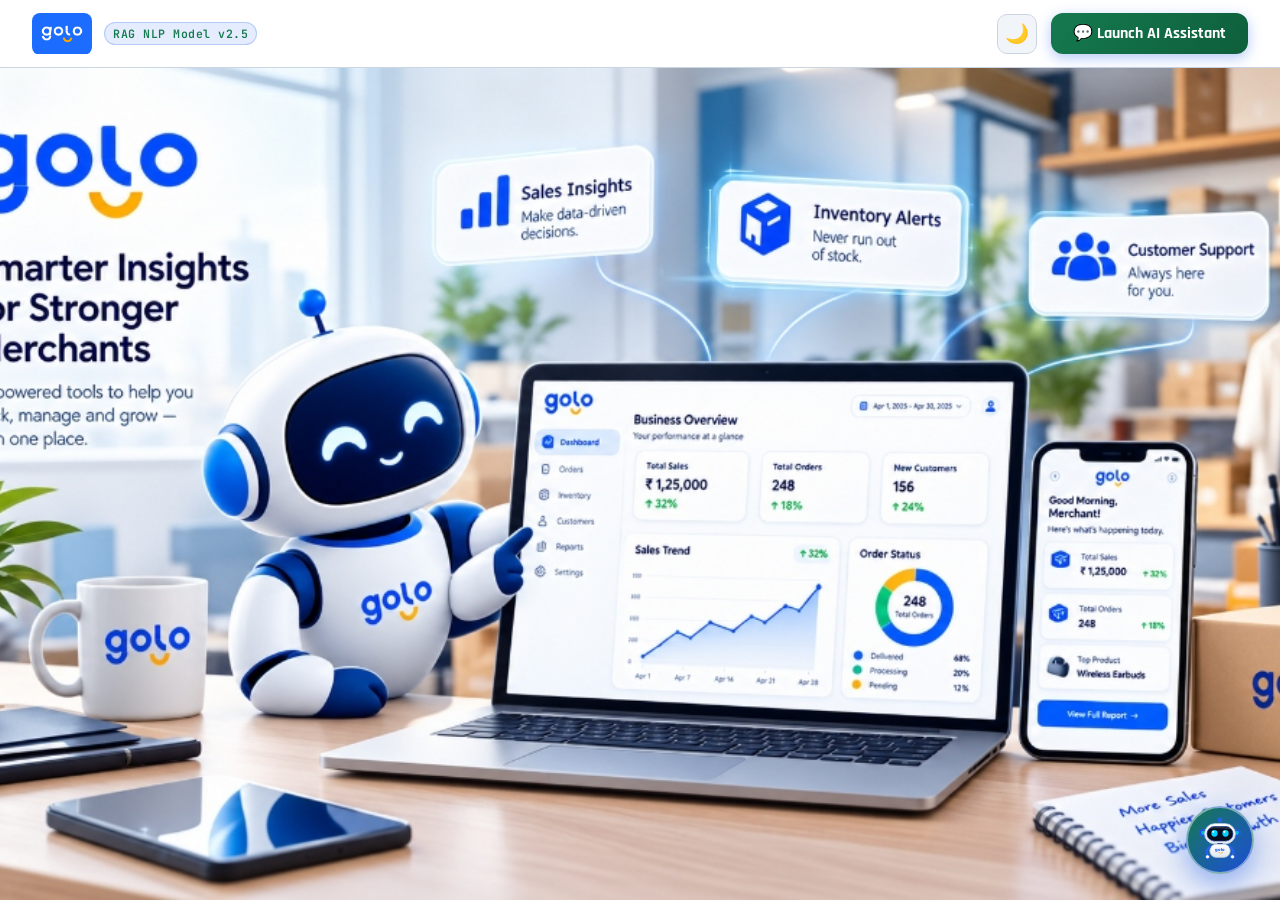
<file: legacy-v1-robot/index.html>
<!DOCTYPE html>
<html lang="en" data-theme="light">
<head>
    <meta charset="UTF-8">
    <meta name="viewport" content="width=device-width, initial-scale=1.0">
    <title>Golo AI — Intelligent Merchant & Retail Guide</title>
    <link rel="preconnect" href="https://fonts.googleapis.com">
    <link rel="preconnect" href="https://fonts.gstatic.com" crossorigin>
    <link href="https://fonts.googleapis.com/css2?family=Orbitron:wght@600;700;800;900&family=Rajdhani:wght@600;700&family=Inter:wght@300;400;500;600;700&family=JetBrains+Mono:wght@400;600&display=swap" rel="stylesheet">
    <link rel="icon" type="image/png" href="logo.png">

    <style>
        /* ==========================================================================
           COLOR TOKENS & SYSTEM VARIABLES
           Default Theme: LIGHT MODE
           Alternate Theme: DARK MODE
           ========================================================================== */
        :root {
            --font-display: 'Orbitron', -apple-system, sans-serif;
            --font-sub: 'Rajdhani', sans-serif;
            --font-body: 'Inter', sans-serif;
            --font-mono: 'JetBrains Mono', monospace;

            /* Brand Colors */
            --golo-blue: #157A4F;
            --golo-blue-dark: #0E5E3B;
            --golo-yellow: #F5B849;
            --golo-cyan: #06B6D4;
            --golo-green: #4CAF50;
            --golo-red: #E04F4D;

            /* Light Mode Variables (DEFAULT) */
            --bg-page: #F8F6F2;
            --bg-nav: rgba(255, 255, 255, 0.95);
            --bg-surface: #FFFFFF;
            --bg-surface-trans: rgba(255, 255, 255, 0.94);
            --bg-card: #F1F5F9;
            --bg-card-hover: #E2E8F0;
            --text-main: #0F172A;
            --text-sub: #334155;
            --text-muted: #64748B;
            --border-ui: #CBD5E1;
            --border-highlight: #93C5FD;
            --shadow-float: 0 10px 30px rgba(37, 99, 235, 0.16);
            --robot-aura: drop-shadow(0 4px 12px rgba(37, 99, 235, 0.25));
        }

        [data-theme="dark"] {
            /* Dark Mode Variables */
            --bg-page: #060A14;
            --bg-nav: rgba(11, 19, 43, 0.95);
            --bg-surface: #0B132B;
            --bg-surface-trans: rgba(11, 19, 43, 0.94);
            --bg-card: #111E3D;
            --bg-card-hover: #1A2B52;
            --text-main: #F8FAFC;
            --text-sub: #CBD5E1;
            --text-muted: #94A3B8;
            --border-ui: #1E293B;
            --border-highlight: #0284C7;
            --shadow-float: 0 10px 35px rgba(6, 182, 212, 0.35);
            --robot-aura: drop-shadow(0 0 14px rgba(6, 182, 212, 0.5));
        }

        * {
            margin: 0;
            padding: 0;
            box-sizing: border-box;
        }

        body {
            font-family: var(--font-body);
            background: var(--bg-page);
            color: var(--text-main);
            overflow-x: hidden;
            min-height: 100vh;
            display: flex;
            flex-direction: column;
            transition: background-color 0.3s ease, color 0.3s ease;
        }

        /* ==========================================================================
           TOP NAVIGATION BAR (OPTION 1 TO LAUNCH AI ASSISTANT)
           ========================================================================== */
        .main-navbar {
            position: sticky;
            top: 0;
            left: 0;
            width: 100%;
            height: 68px;
            background: var(--bg-nav);
            backdrop-filter: blur(14px);
            border-bottom: 1px solid var(--border-ui);
            display: flex;
            align-items: center;
            justify-content: space-between;
            padding: 0 2rem;
            z-index: 100;
            transition: background 0.3s ease, border-color 0.3s ease;
        }

        .brand-cluster {
            display: flex;
            align-items: center;
            gap: 12px;
            text-decoration: none;
        }

        .brand-logo-img {
            height: 42px;
            object-fit: contain;
            border-radius: 8px;
        }

        .brand-badge {
            font-family: var(--font-mono);
            font-size: 0.72rem;
            background: rgba(37, 99, 235, 0.12);
            color: var(--golo-blue);
            padding: 3px 8px;
            border-radius: 999px;
            font-weight: 600;
            letter-spacing: 0.5px;
            border: 1px solid rgba(37, 99, 235, 0.25);
        }

        .nav-actions {
            display: flex;
            align-items: center;
            gap: 14px;
        }

        .btn-theme-toggle {
            background: var(--bg-card);
            border: 1px solid var(--border-ui);
            color: var(--text-main);
            width: 40px;
            height: 40px;
            border-radius: 10px;
            cursor: pointer;
            display: flex;
            align-items: center;
            justify-content: center;
            font-size: 1.2rem;
            transition: all 0.2s ease;
        }
        .btn-theme-toggle:hover {
            background: var(--bg-card-hover);
            border-color: var(--golo-blue);
            transform: scale(1.05);
        }

        /* Option 1: Top Navbar Launch Button */
        .btn-launch-header {
            background: linear-gradient(135deg, var(--golo-blue), var(--golo-blue-dark));
            color: #ffffff;
            border: none;
            padding: 10px 22px;
            border-radius: 12px;
            font-family: var(--font-sub);
            font-size: 1rem;
            font-weight: 700;
            cursor: pointer;
            display: flex;
            align-items: center;
            gap: 8px;
            box-shadow: 0 4px 14px rgba(37, 99, 235, 0.35);
            transition: transform 0.2s ease, box-shadow 0.2s ease;
        }
        .btn-launch-header:hover {
            transform: translateY(-2px);
            box-shadow: 0 6px 20px rgba(37, 99, 235, 0.5);
        }

        /* ==========================================================================
           INTRODUCTION PAGE (CLEAN BACKGROUND HERO - NO SHADING, NO TEXT, NO SEARCH BAR)
           Displays the full artwork as it is, filling the screen with 100% clarity.
           ========================================================================== */
        .intro-hero-container {
            position: relative;
            width: 100%;
            height: calc(100vh - 68px);
            flex: 1;
            overflow: hidden;
            display: flex;
            align-items: center;
            justify-content: center;
            background: var(--bg-page);
        }

        /* User's Exact Uploaded Artwork - Full Page as it is */
        .intro-bg-image {
            position: absolute;
            top: 0;
            left: 0;
            width: 100%;
            height: 100%;
            object-fit: cover;
            object-position: center;
            z-index: 1;
            /* Zero shading, zero darkening - completely natural and clean */
            filter: none;
            transition: filter 0.3s ease;
        }
        [data-theme="dark"] .intro-bg-image {
            filter: brightness(0.92) contrast(1.02);
        }

        /* ==========================================================================
           OPTION 2: FLOATING LAUNCHER ICON AT BOTTOM RIGHT
           ========================================================================== */
        .chat-floating-button {
            position: fixed;
            bottom: 26px;
            right: 26px;
            width: 68px;
            height: 68px;
            border-radius: 50%;
            background: linear-gradient(135deg, var(--golo-blue), #1D4ED8);
            color: #ffffff;
            border: 2px solid rgba(255, 255, 255, 0.45);
            cursor: pointer;
            box-shadow: 0 10px 30px rgba(37, 99, 235, 0.45);
            z-index: 9999;
            display: flex;
            align-items: center;
            justify-content: center;
            transition: transform 0.25s ease, box-shadow 0.25s ease;
            animation: floatGlow 3s ease-in-out infinite;
        }
        @keyframes floatGlow {
            0%, 100% { transform: translateY(0); box-shadow: 0 8px 24px rgba(37, 99, 235, 0.45); }
            50% { transform: translateY(-5px); box-shadow: 0 14px 34px rgba(37, 99, 235, 0.65); }
        }
        .chat-floating-button:hover {
            transform: scale(1.08) translateY(-2px);
            box-shadow: 0 16px 38px rgba(37, 99, 235, 0.7);
        }
        .floating-robot-icon {
            width: 48px;
            height: 48px;
            pointer-events: none;
        }

        .minibar-dock {
            position: fixed;
            bottom: 26px;
            right: 108px;
            background: var(--bg-surface);
            border: 1px solid var(--border-ui);
            padding: 10px 18px;
            border-radius: 12px;
            box-shadow: 0 4px 16px rgba(0,0,0,0.15);
            display: none;
            align-items: center;
            gap: 10px;
            cursor: pointer;
            z-index: 9997;
            transition: background 0.3s;
        }
        .minibar-dock.visible {
            display: flex;
        }

        /* ==========================================================================
           ANIMATED ROBOT MASCOT (SVG + CSS KEYFRAMES)
           5 Dynamic States: Idle, Typing, Processing, Happy, Error
           ========================================================================== */
        .golo-robot-container {
            display: inline-flex;
            align-items: center;
            justify-content: center;
            position: relative;
            filter: var(--robot-aura);
        }

        .golo-robot-svg {
            width: 100%;
            height: 100%;
            overflow: visible;
        }

        /* Eye & Accessory Initial Opacity */
        .eyes-happy, .eyes-error, .neural-halo, .robot-keyboard, .celebration-sparkles {
            opacity: 0;
            transition: opacity 0.2s ease;
            pointer-events: none;
        }
        .eyes-normal {
            opacity: 1;
            transition: opacity 0.2s ease;
        }

        /* --- 1. IDLE STATE --- */
        .state-idle .robot-head-assembly {
            animation: robotIdleBob 3.6s ease-in-out infinite;
        }
        .state-idle .eyes-normal {
            animation: eyeBlink 4.2s infinite;
        }
        .state-idle .antenna-wave {
            opacity: 0;
        }

        @keyframes robotIdleBob {
            0%, 100% { transform: translateY(0); }
            50% { transform: translateY(-2.5px); }
        }
        @keyframes eyeBlink {
            0%, 93%, 100% { transform: scaleY(1); }
            96% { transform: scaleY(0.1); }
        }

        /* --- 2. TYPING STATE (WHEN USER TYPES IN SEARCH BOX) --- */
        .state-typing .robot-keyboard {
            opacity: 1;
        }
        .state-typing .robot-head-assembly {
            animation: robotTypingHead 0.28s ease-in-out infinite alternate;
        }
        .state-typing .arm-assembly-left {
            animation: typeArmLeft 0.18s ease-in-out infinite alternate;
            transform-origin: 29px 64px;
        }
        .state-typing .arm-assembly-right {
            animation: typeArmRight 0.18s ease-in-out infinite alternate 0.09s;
            transform-origin: 71px 64px;
        }
        .state-typing .keyboard-keys-glow {
            animation: keyboardGlow 0.4s infinite alternate;
        }

        @keyframes robotTypingHead {
            0% { transform: translateY(0) rotate(0deg); }
            100% { transform: translateY(1.5px) rotate(1deg); }
        }
        @keyframes typeArmLeft {
            0% { transform: translateY(0) rotate(0deg); }
            100% { transform: translateY(-5px) rotate(-10deg); }
        }
        @keyframes typeArmRight {
            0% { transform: translateY(-5px) rotate(10deg); }
            100% { transform: translateY(0) rotate(0deg); }
        }
        @keyframes keyboardGlow {
            0% { stroke: #38BDF8; filter: drop-shadow(0 0 2px #06B6D4); }
            100% { stroke: #F5B849; filter: drop-shadow(0 0 6px #F5B849); }
        }

        /* --- 3. PROCESSING / THINKING STATE --- */
        .state-processing .neural-halo {
            opacity: 1;
        }
        .state-processing .halo-ring {
            animation: haloOrbitSpin 1.4s linear infinite;
            transform-origin: 50px 7px;
        }
        .state-processing .robot-head-assembly {
            animation: headThinkingTilt 2s ease-in-out infinite alternate;
            transform-origin: 50px 50px;
        }
        .state-processing .antenna-wave.wave-1 {
            animation: antennaPulseWave 1.2s infinite;
        }
        .state-processing .antenna-wave.wave-2 {
            animation: antennaPulseWave 1.2s infinite 0.4s;
        }
        .state-processing .eye-shape {
            animation: eyeScanner 1.2s ease-in-out infinite alternate;
        }

        @keyframes haloOrbitSpin {
            0% { transform: rotate(0deg); }
            100% { transform: rotate(360deg); }
        }
        @keyframes headThinkingTilt {
            0% { transform: rotate(-3deg) translateY(-1px); }
            100% { transform: rotate(3deg) translateY(-2px); }
        }
        @keyframes antennaPulseWave {
            0% { r: 5px; opacity: 1; stroke: #00D2FF; }
            100% { r: 18px; opacity: 0; stroke: #F5B849; }
        }
        @keyframes eyeScanner {
            0% { transform: translateX(-2px); fill: #38BDF8; }
            100% { transform: translateX(2px); fill: #F5B849; }
        }

        /* --- 4. HAPPY / SUCCESS CELEBRATION STATE --- */
        .state-happy .eyes-normal { opacity: 0; }
        .state-happy .eyes-happy { opacity: 1; }
        .state-happy .celebration-sparkles {
            opacity: 1;
            animation: sparklesFade 2.5s forwards;
        }
        .state-happy .golo-robot-svg {
            animation: happyCelebrationJump 1.8s ease-in-out infinite;
        }

        @keyframes happyCelebrationJump {
            0%, 100% { transform: translateY(0) scale(1); }
            25% { transform: translateY(-8px) scale(1.04); }
            50% { transform: translateY(0) scale(1); }
            75% { transform: translateY(-5px) scale(1.02); }
        }
        @keyframes sparklesFade {
            0% { opacity: 0; transform: scale(0.5); }
            20% { opacity: 1; transform: scale(1.2); }
            80% { opacity: 1; transform: scale(1); }
            100% { opacity: 0; transform: scale(0.8); }
        }

        /* --- 5. ERROR / OUT-OF-SCOPE STATE (NO-NO HEAD SHAKE) --- */
        .state-error .eyes-normal { opacity: 0; }
        .state-error .eyes-error { opacity: 1; }
        .state-error .robot-head-assembly {
            animation: headShakeNo 0.45s ease-in-out infinite alternate;
            transform-origin: 50px 50px;
        }
        .state-error .antenna-core {
            animation: redAlertPulse 0.5s infinite alternate;
        }

        @keyframes headShakeNo {
            0% { transform: rotate(-7deg); }
            100% { transform: rotate(7deg); }
        }
        @keyframes redAlertPulse {
            0% { fill: #EF4444; filter: drop-shadow(0 0 2px #EF4444); }
            100% { fill: #F5B849; filter: drop-shadow(0 0 8px #EF4444); }
        }

        /* ==========================================================================
           AI MODEL WINDOW (SEARCH / CHAT WINDOW WITH UPPER-LEFT ROBOT)
           Full Visibility within Screen Bounds + Prominent Back Button
           ========================================================================== */
        .chat-drawer {
            position: fixed;
            bottom: 30px;
            right: 24px;
            width: min(450px, calc(100vw - 32px));
            height: min(600px, calc(100vh - 100px));
            max-height: calc(100vh - 85px);
            background: var(--bg-surface);
            border: 1px solid var(--border-ui);
            border-radius: 20px;
            box-shadow: 0 16px 45px rgba(0, 0, 0, 0.25);
            display: flex;
            flex-direction: column;
            z-index: 9998;
            transform-origin: bottom right;
            transform: scale(0.7) translateY(40px);
            opacity: 0;
            pointer-events: none;
            transition: transform 0.3s cubic-bezier(0.16, 1, 0.3, 1), opacity 0.25s, width 0.3s, height 0.3s;
            overflow: hidden;
        }
        .chat-drawer.open {
            transform: scale(1) translateY(0);
            opacity: 1;
            pointer-events: all;
        }

        /* Maximized Mode */
        .chat-drawer.maximized {
            width: min(920px, calc(100vw - 40px));
            height: min(720px, calc(100vh - 90px));
            max-height: calc(100vh - 90px);
            bottom: 20px;
            right: 20px;
        }

        /* Header of AI Window with Upper-Left Robot Mascot & Back Button */
        .chat-header {
            background: linear-gradient(135deg, #1E3A8A, var(--golo-blue));
            color: #ffffff;
            padding: 0.75rem 1.15rem;
            display: flex;
            align-items: center;
            justify-content: space-between;
            user-select: none;
            flex-shrink: 0;
        }

        .header-left-cluster {
            display: flex;
            align-items: center;
            gap: 10px;
        }

        /* Back Button to close assistant and return to portal */
        .btn-back-header {
            background: rgba(255, 255, 255, 0.16);
            border: 1px solid rgba(255, 255, 255, 0.32);
            color: #ffffff;
            padding: 6px 12px;
            border-radius: 8px;
            font-family: var(--font-sub);
            font-size: 0.88rem;
            font-weight: 700;
            cursor: pointer;
            display: flex;
            align-items: center;
            gap: 6px;
            transition: all 0.2s ease;
        }
        .btn-back-header:hover {
            background: rgba(255, 255, 255, 0.3);
            transform: translateX(-2px);
        }

        /* The Animated Golo Robot Mascot stationed at Upper Left of the Search Window */
        .header-robot-mascot {
            width: 46px;
            height: 46px;
            cursor: pointer;
            flex-shrink: 0;
            animation: robotFlyIn 0.35s ease-out;
        }
        @keyframes robotFlyIn {
            from { transform: scale(0.6) translateX(-15px); opacity: 0; }
            to { transform: scale(1) translateX(0); opacity: 1; }
        }

        .header-title-meta {
            display: flex;
            flex-direction: column;
        }
        .header-title-text {
            font-family: var(--font-display);
            font-size: 0.95rem;
            font-weight: 700;
            letter-spacing: 0.3px;
        }
        .header-robot-state-badge {
            font-family: var(--font-mono);
            font-size: 0.68rem;
            font-weight: 600;
            color: #A5F3FC;
            display: flex;
            align-items: center;
            gap: 5px;
        }
        .state-pulse-dot {
            width: 6px;
            height: 6px;
            border-radius: 50%;
            background: var(--golo-green);
            box-shadow: 0 0 6px var(--golo-green);
        }

        .header-actions-group {
            display: flex;
            align-items: center;
            gap: 6px;
        }
        .header-icon-btn {
            background: rgba(255, 255, 255, 0.14);
            border: none;
            color: #ffffff;
            width: 30px;
            height: 30px;
            border-radius: 8px;
            display: flex;
            align-items: center;
            justify-content: center;
            cursor: pointer;
            font-size: 0.88rem;
            transition: background 0.2s ease;
        }
        .header-icon-btn:hover {
            background: rgba(255, 255, 255, 0.3);
        }

        /* Message Stream Body */
        .chat-body-stream {
            flex: 1;
            padding: 1rem 1.15rem;
            overflow-y: auto;
            display: flex;
            flex-direction: column;
            gap: 1rem;
            background: var(--bg-surface);
        }

        /* Custom Scrollbar */
        .chat-body-stream::-webkit-scrollbar {
            width: 6px;
        }
        .chat-body-stream::-webkit-scrollbar-thumb {
            background: var(--border-ui);
            border-radius: 3px;
        }

        /* Welcome Card inside Assistant Window */
        .welcome-robot-card {
            background: var(--bg-card);
            border: 1px solid var(--border-ui);
            border-radius: 16px;
            padding: 1.25rem 1rem;
            text-align: center;
            display: flex;
            flex-direction: column;
            align-items: center;
            gap: 0.5rem;
            animation: cardFade 0.4s ease-out;
        }
        @keyframes cardFade {
            from { opacity: 0; transform: translateY(8px); }
            to { opacity: 1; transform: translateY(0); }
        }
        .welcome-robot-figure {
            width: 64px;
            height: 64px;
            margin-bottom: 4px;
        }
        .welcome-robot-card h3 {
            font-size: 1rem;
            font-weight: 700;
            color: var(--text-main);
        }
        .welcome-robot-card p {
            font-size: 0.85rem;
            color: var(--text-muted);
            max-width: 320px;
        }

        /* Chips inside Assistant Drawer */
        .drawer-chips-group {
            display: flex;
            flex-wrap: wrap;
            justify-content: center;
            gap: 0.45rem;
            margin-top: 0.4rem;
        }
        .drawer-chip {
            background: var(--bg-surface-trans);
            border: 1px solid var(--border-ui);
            padding: 6px 13px;
            border-radius: 999px;
            font-family: var(--font-body);
            font-size: 0.82rem;
            font-weight: 600;
            color: var(--text-main);
            cursor: pointer;
            display: inline-flex;
            align-items: center;
            gap: 5px;
            box-shadow: 0 2px 6px rgba(0,0,0,0.04);
            transition: all 0.2s ease;
        }
        .drawer-chip:hover {
            border-color: var(--golo-blue);
            color: var(--golo-blue);
            transform: translateY(-2px);
            box-shadow: 0 4px 12px rgba(37, 99, 235, 0.2);
        }

        .message-row {
            display: flex;
            flex-direction: column;
            max-width: 86%;
            animation: msgFadeIn 0.25s ease-out;
        }
        @keyframes msgFadeIn {
            from { opacity: 0; transform: translateY(6px); }
            to { opacity: 1; transform: translateY(0); }
        }

        .message-row.user {
            align-self: flex-end;
            align-items: flex-end;
        }
        .message-row.ai {
            align-self: flex-start;
            align-items: flex-start;
        }

        .msg-bubble-box {
            padding: 0.75rem 1rem;
            border-radius: 14px;
            font-size: 0.92rem;
            line-height: 1.5;
            word-break: break-word;
        }
        .user .msg-bubble-box {
            background: linear-gradient(135deg, var(--golo-blue), var(--golo-blue-dark));
            color: #ffffff;
            border-bottom-right-radius: 4px;
        }
        .ai .msg-bubble-box {
            background: var(--bg-card);
            color: var(--text-main);
            border: 1px solid var(--border-ui);
            border-bottom-left-radius: 4px;
            box-shadow: 0 2px 8px rgba(0,0,0,0.04);
        }

        .ai-source-badge {
            display: inline-flex;
            align-items: center;
            gap: 4px;
            font-size: 0.7rem;
            font-weight: 700;
            color: var(--golo-blue);
            background: rgba(37, 99, 235, 0.08);
            padding: 2px 7px;
            border-radius: 4px;
            margin-bottom: 4px;
        }

        /* Input Toolbar with Microphone and Send */
        .chat-input-toolbar {
            padding: 0.85rem 1rem;
            background: var(--bg-surface);
            border-top: 1px solid var(--border-ui);
            position: relative;
            flex-shrink: 0;
        }

        .input-capsule {
            display: flex;
            align-items: center;
            background: var(--bg-card);
            border: 1px solid var(--border-ui);
            border-radius: 999px;
            padding: 4px 6px 4px 14px;
            transition: border-color 0.2s, box-shadow 0.2s;
        }
        .input-capsule:focus-within {
            border-color: var(--golo-blue);
            box-shadow: 0 0 0 3px rgba(37, 99, 235, 0.2);
        }

        .query-input-field {
            flex: 1;
            background: transparent;
            border: none;
            color: var(--text-main);
            font-size: 0.92rem;
            font-family: var(--font-body);
            outline: none;
            padding: 6px 0;
        }

        .btn-mic-record {
            width: 36px;
            height: 36px;
            border-radius: 50%;
            background: transparent;
            border: none;
            color: var(--text-muted);
            display: flex;
            align-items: center;
            justify-content: center;
            cursor: pointer;
            transition: all 0.2s ease;
            margin-right: 4px;
        }
        .btn-mic-record:hover {
            background: var(--bg-card-hover);
            color: var(--golo-blue);
        }
        .btn-mic-record.recording-active {
            background: var(--golo-red);
            color: #ffffff;
            animation: pulseRecord 1.2s infinite;
        }
        @keyframes pulseRecord {
            0% { transform: scale(1); box-shadow: 0 0 0 0 rgba(239, 68, 68, 0.7); }
            70% { transform: scale(1.1); box-shadow: 0 0 0 10px rgba(239, 68, 68, 0); }
            100% { transform: scale(1); }
        }

        .btn-send-query {
            width: 36px;
            height: 36px;
            border-radius: 50%;
            background: var(--golo-blue);
            color: #ffffff;
            border: none;
            display: flex;
            align-items: center;
            justify-content: center;
            cursor: pointer;
            transition: all 0.2s ease;
        }
        .btn-send-query:hover {
            background: var(--golo-blue-dark);
            transform: scale(1.05);
        }
        .btn-send-query:disabled {
            opacity: 0.4;
            cursor: not-allowed;
            transform: none;
        }

        .voice-feedback-bar {
            display: none;
            padding: 6px 12px;
            background: rgba(239, 68, 68, 0.12);
            border: 1px solid var(--golo-red);
            border-radius: 8px;
            font-size: 0.8rem;
            color: var(--golo-red);
            font-weight: 600;
            margin-bottom: 8px;
            text-align: center;
        }

        /* Responsive Mobile */
        @media (max-width: 768px) {
            .chat-drawer {
                width: 100vw;
                height: 100vh;
                max-height: 100vh;
                bottom: 0;
                right: 0;
                border-radius: 0;
            }
            .main-navbar {
                padding: 0 1rem;
            }
            .btn-launch-header span {
                display: inline-block;
                font-size: 0.88rem;
            }
        }
    </style>
</head>
<body>

    <!-- ==========================================================================
         TOP NAVIGATION BAR (OPTION 1 TO LAUNCH AI ASSISTANT)
         ========================================================================== -->
    <header class="main-navbar">
        <a href="#" class="brand-cluster" title="Golo Merchant Portal">
            <img src="logo.png" alt="Golo Logo" class="brand-logo-img" onerror="this.src='logo.jpg'">
            <span class="brand-badge">RAG NLP Model v2.5</span>
        </a>

        <div class="nav-actions">
            <!-- Theme Toggle: Default Light Mode -->
            <button class="btn-theme-toggle" onclick="toggleTheme()" id="btnThemeToggle" title="Toggle Light/Dark Mode">🌙</button>

            <!-- Option 1: Top Navbar Button to Open AI Assistant -->
            <button class="btn-launch-header" onclick="openAssistantModal()" id="btnLaunchHeader" title="Open Golo AI Assistant">
                <span>💬 Launch AI Assistant</span>
            </button>
        </div>
    </header>

    <!-- ==========================================================================
         INTRODUCTION PAGE: CLEAN BACKGROUND HERO
         Full page image as it is. ZERO shading, ZERO text, ZERO search bars.
         ========================================================================== -->
    <main class="intro-hero-container">
        <!-- User's Exact Uploaded Artwork Unobstructed -->
        <img src="golo_merchant_hero.jpg" alt="Golo Merchant AI" class="intro-bg-image">
    </main>

    <!-- ==========================================================================
         OPTION 2: FLOATING LAUNCHER ICON AT BOTTOM RIGHT
         ========================================================================== -->
    <button class="chat-floating-button" id="chatLauncherBtn" onclick="toggleAssistantModal()" title="Ask Golo AI Assistant">
        <div class="floating-robot-icon golo-robot-container state-idle" id="floatRobot">
            <svg viewBox="0 0 100 100" class="golo-robot-svg">
    <!-- Processing Neural Halo (Appears when processing) -->
    <g class="neural-halo">
        <ellipse cx="50" cy="7" rx="18" ry="5.5" fill="none" stroke="#F5B849" stroke-width="2.2" stroke-dasharray="5,3" class="halo-ring"/>
        <circle cx="32" cy="7" r="2.5" fill="#06B6D4" class="halo-dot"/>
        <circle cx="68" cy="7" r="2.5" fill="#38BDF8" class="halo-dot"/>
    </g>

    <!-- Antenna -->
    <g class="robot-antenna">
        <line x1="50" y1="18" x2="50" y2="9" stroke="#2563EB" stroke-width="3.5" stroke-linecap="round"/>
        <circle cx="50" cy="8" r="5" fill="#2563EB" class="antenna-core"/>
        <!-- Radio broadcast rings -->
        <circle cx="50" cy="8" r="8" fill="none" stroke="#00D2FF" stroke-width="1.8" class="antenna-wave wave-1"/>
        <circle cx="50" cy="8" r="13" fill="none" stroke="#38BDF8" stroke-width="1.4" class="antenna-wave wave-2"/>
    </g>

    <!-- Robot Head & Ears Group -->
    <g class="robot-head-assembly">
        <!-- Earcups -->
        <g class="ear-left">
            <circle cx="15" cy="35" r="7.5" fill="#1D4ED8" stroke="#2563EB" stroke-width="1.5"/>
            <circle cx="15" cy="35" r="4.5" fill="#06B6D4" class="ear-inner-glow"/>
        </g>
        <g class="ear-right">
            <circle cx="85" cy="35" r="7.5" fill="#1D4ED8" stroke="#2563EB" stroke-width="1.5"/>
            <circle cx="85" cy="35" r="4.5" fill="#06B6D4" class="ear-inner-glow"/>
        </g>

        <!-- Outer Head Chassis -->
        <rect x="18" y="16" width="64" height="42" rx="21" fill="url(#robotWhiteGrad)" stroke="#CBD5E1" stroke-width="1.8"/>
        <!-- Head Highlight -->
        <ellipse cx="50" cy="20" rx="22" ry="3" fill="rgba(255,255,255,0.7)"/>

        <!-- Glossy Visor Screen -->
        <rect x="23" y="22" width="54" height="30" rx="15" fill="#060C1E" stroke="#1E3A8A" stroke-width="1.5" class="robot-visor"/>
        <path d="M 27 25 Q 50 23 73 26" stroke="rgba(255,255,255,0.28)" stroke-width="1.5" fill="none" stroke-linecap="round"/>

        <!-- Eyes: Normal State -->
        <g class="eyes-layer eyes-normal">
            <rect x="32" y="29" width="13" height="14" rx="6.5" fill="#00D2FF" class="eye-shape"/>
            <circle cx="36" cy="33" r="2.2" fill="#ffffff"/>
            <rect x="55" y="29" width="13" height="14" rx="6.5" fill="#00D2FF" class="eye-shape"/>
            <circle cx="59" cy="33" r="2.2" fill="#ffffff"/>
        </g>

        <!-- Eyes: Happy State (^ ^) -->
        <g class="eyes-layer eyes-happy">
            <path d="M 31 38 Q 38.5 25 46 38" fill="none" stroke="#00E5FF" stroke-width="3.8" stroke-linecap="round" class="eye-glow"/>
            <path d="M 54 38 Q 61.5 25 69 38" fill="none" stroke="#00E5FF" stroke-width="3.8" stroke-linecap="round" class="eye-glow"/>
        </g>

        <!-- Eyes: Error State (X X / Puzzled) -->
        <g class="eyes-layer eyes-error">
            <line x1="33" y1="31" x2="43" y2="41" stroke="#EF4444" stroke-width="3.2" stroke-linecap="round"/>
            <line x1="43" y1="31" x2="33" y2="41" stroke="#EF4444" stroke-width="3.2" stroke-linecap="round"/>
            <line x1="57" y1="31" x2="67" y2="41" stroke="#EF4444" stroke-width="3.2" stroke-linecap="round"/>
            <line x1="67" y1="31" x2="57" y2="41" stroke="#EF4444" stroke-width="3.2" stroke-linecap="round"/>
        </g>
    </g>

    <!-- Neck Joint -->
    <rect x="44" y="56" width="12" height="4" rx="2" fill="#1E3A8A"/>

    <!-- Torso -->
    <g class="robot-body">
        <rect x="29" y="59" width="42" height="27" rx="13" fill="url(#robotWhiteGrad)" stroke="#CBD5E1" stroke-width="1.8"/>
        <!-- Golo Brand on Chest -->
        <text x="50" y="73" font-family="'Inter', sans-serif" font-size="8.5" font-weight="900" fill="#2563EB" text-anchor="middle">golo</text>
        <path d="M 47 76 Q 51.5 80 56 76" fill="none" stroke="#F5B849" stroke-width="1.8" stroke-linecap="round"/>
    </g>

    <!-- Holographic Mini Keyboard (Appears when user types) -->
    <g class="robot-keyboard">
        <rect x="22" y="87" width="56" height="9" rx="3.5" fill="#0F172A" stroke="#06B6D4" stroke-width="1.2"/>
        <line x1="26" y1="91.5" x2="74" y2="91.5" stroke="#38BDF8" stroke-width="2.2" stroke-dasharray="3,2.5" class="keyboard-keys-glow"/>
    </g>

    <!-- Articulated Arms & Typing Hands -->
    <g class="arm-assembly-left">
        <path d="M 29 64 Q 18 73 24 85" fill="none" stroke="#2563EB" stroke-width="4.8" stroke-linecap="round"/>
        <circle cx="24" cy="85" r="4.2" fill="#ffffff" stroke="#2563EB" stroke-width="1.8" class="hand-dot"/>
    </g>
    <g class="arm-assembly-right">
        <path d="M 71 64 Q 82 73 76 85" fill="none" stroke="#2563EB" stroke-width="4.8" stroke-linecap="round"/>
        <circle cx="76" cy="85" r="4.2" fill="#ffffff" stroke="#2563EB" stroke-width="1.8" class="hand-dot"/>
    </g>

    <!-- Celebration Sparkles (Active on Happy Output) -->
    <g class="celebration-sparkles">
        <polygon points="12,18 14,23 19,25 14,27 12,32 10,27 5,25 10,23" fill="#F5B849" class="sparkle-1"/>
        <polygon points="88,20 90,24 94,26 90,28 88,32 86,28 82,26 86,24" fill="#00D2FF" class="sparkle-2"/>
        <circle cx="20" cy="10" r="2.5" fill="#10B981" class="sparkle-3"/>
        <circle cx="80" cy="12" r="2.5" fill="#F5B849" class="sparkle-4"/>
    </g>

    <defs>
        <linearGradient id="robotWhiteGrad" x1="0%" y1="0%" x2="0%" y2="100%">
            <stop offset="0%" stop-color="#FFFFFF"/>
            <stop offset="100%" stop-color="#E2E8F0"/>
        </linearGradient>
    </defs>
</svg>
        </div>
    </button>

    <!-- Minimized Dock -->
    <div class="minibar-dock" id="minibarDock" onclick="openAssistantModal()">
        <span style="width:8px; height:8px; border-radius:50%; background:var(--golo-green);"></span>
        <span style="font-weight:700; font-size:0.88rem;">Golo Robot Active</span>
        <span style="font-size:0.78rem; color:var(--text-muted);">(Click to restore)</span>
    </div>

    <!-- ==========================================================================
         AI ASSISTANT WINDOW: WITH UPPER-LEFT ANIMATED ROBOT MASCOT
         ========================================================================== -->
    <div class="chat-drawer" id="chatAssistantDrawer">
        <!-- Header with Back Button and Upper-Left Animated Robot Mascot -->
        <div class="chat-header">
            <div class="header-left-cluster">
                <!-- Back Button -->
                <button class="btn-back-header" onclick="closeAssistantModal()" title="Back to Portal">
                    <svg width="16" height="16" viewBox="0 0 24 24" fill="none" stroke="currentColor" stroke-width="2.5">
                        <line x1="19" y1="12" x2="5" y2="12"></line>
                        <polyline points="12 19 5 12 12 5"></polyline>
                    </svg>
                    <span>Back</span>
                </button>

                <!-- ANIMATED ROBOT MASCOT AT THE UPPER LEFT SIDE -->
                <div class="header-robot-mascot golo-robot-container state-idle" id="headerRobot" title="Golo AI Mascot">
                    <svg viewBox="0 0 100 100" class="golo-robot-svg">
    <!-- Processing Neural Halo (Appears when processing) -->
    <g class="neural-halo">
        <ellipse cx="50" cy="7" rx="18" ry="5.5" fill="none" stroke="#F5B849" stroke-width="2.2" stroke-dasharray="5,3" class="halo-ring"/>
        <circle cx="32" cy="7" r="2.5" fill="#06B6D4" class="halo-dot"/>
        <circle cx="68" cy="7" r="2.5" fill="#38BDF8" class="halo-dot"/>
    </g>

    <!-- Antenna -->
    <g class="robot-antenna">
        <line x1="50" y1="18" x2="50" y2="9" stroke="#2563EB" stroke-width="3.5" stroke-linecap="round"/>
        <circle cx="50" cy="8" r="5" fill="#2563EB" class="antenna-core"/>
        <!-- Radio broadcast rings -->
        <circle cx="50" cy="8" r="8" fill="none" stroke="#00D2FF" stroke-width="1.8" class="antenna-wave wave-1"/>
        <circle cx="50" cy="8" r="13" fill="none" stroke="#38BDF8" stroke-width="1.4" class="antenna-wave wave-2"/>
    </g>

    <!-- Robot Head & Ears Group -->
    <g class="robot-head-assembly">
        <!-- Earcups -->
        <g class="ear-left">
            <circle cx="15" cy="35" r="7.5" fill="#1D4ED8" stroke="#2563EB" stroke-width="1.5"/>
            <circle cx="15" cy="35" r="4.5" fill="#06B6D4" class="ear-inner-glow"/>
        </g>
        <g class="ear-right">
            <circle cx="85" cy="35" r="7.5" fill="#1D4ED8" stroke="#2563EB" stroke-width="1.5"/>
            <circle cx="85" cy="35" r="4.5" fill="#06B6D4" class="ear-inner-glow"/>
        </g>

        <!-- Outer Head Chassis -->
        <rect x="18" y="16" width="64" height="42" rx="21" fill="url(#robotWhiteGrad)" stroke="#CBD5E1" stroke-width="1.8"/>
        <!-- Head Highlight -->
        <ellipse cx="50" cy="20" rx="22" ry="3" fill="rgba(255,255,255,0.7)"/>

        <!-- Glossy Visor Screen -->
        <rect x="23" y="22" width="54" height="30" rx="15" fill="#060C1E" stroke="#1E3A8A" stroke-width="1.5" class="robot-visor"/>
        <path d="M 27 25 Q 50 23 73 26" stroke="rgba(255,255,255,0.28)" stroke-width="1.5" fill="none" stroke-linecap="round"/>

        <!-- Eyes: Normal State -->
        <g class="eyes-layer eyes-normal">
            <rect x="32" y="29" width="13" height="14" rx="6.5" fill="#00D2FF" class="eye-shape"/>
            <circle cx="36" cy="33" r="2.2" fill="#ffffff"/>
            <rect x="55" y="29" width="13" height="14" rx="6.5" fill="#00D2FF" class="eye-shape"/>
            <circle cx="59" cy="33" r="2.2" fill="#ffffff"/>
        </g>

        <!-- Eyes: Happy State (^ ^) -->
        <g class="eyes-layer eyes-happy">
            <path d="M 31 38 Q 38.5 25 46 38" fill="none" stroke="#00E5FF" stroke-width="3.8" stroke-linecap="round" class="eye-glow"/>
            <path d="M 54 38 Q 61.5 25 69 38" fill="none" stroke="#00E5FF" stroke-width="3.8" stroke-linecap="round" class="eye-glow"/>
        </g>

        <!-- Eyes: Error State (X X / Puzzled) -->
        <g class="eyes-layer eyes-error">
            <line x1="33" y1="31" x2="43" y2="41" stroke="#EF4444" stroke-width="3.2" stroke-linecap="round"/>
            <line x1="43" y1="31" x2="33" y2="41" stroke="#EF4444" stroke-width="3.2" stroke-linecap="round"/>
            <line x1="57" y1="31" x2="67" y2="41" stroke="#EF4444" stroke-width="3.2" stroke-linecap="round"/>
            <line x1="67" y1="31" x2="57" y2="41" stroke="#EF4444" stroke-width="3.2" stroke-linecap="round"/>
        </g>
    </g>

    <!-- Neck Joint -->
    <rect x="44" y="56" width="12" height="4" rx="2" fill="#1E3A8A"/>

    <!-- Torso -->
    <g class="robot-body">
        <rect x="29" y="59" width="42" height="27" rx="13" fill="url(#robotWhiteGrad)" stroke="#CBD5E1" stroke-width="1.8"/>
        <!-- Golo Brand on Chest -->
        <text x="50" y="73" font-family="'Inter', sans-serif" font-size="8.5" font-weight="900" fill="#2563EB" text-anchor="middle">golo</text>
        <path d="M 47 76 Q 51.5 80 56 76" fill="none" stroke="#F5B849" stroke-width="1.8" stroke-linecap="round"/>
    </g>

    <!-- Holographic Mini Keyboard (Appears when user types) -->
    <g class="robot-keyboard">
        <rect x="22" y="87" width="56" height="9" rx="3.5" fill="#0F172A" stroke="#06B6D4" stroke-width="1.2"/>
        <line x1="26" y1="91.5" x2="74" y2="91.5" stroke="#38BDF8" stroke-width="2.2" stroke-dasharray="3,2.5" class="keyboard-keys-glow"/>
    </g>

    <!-- Articulated Arms & Typing Hands -->
    <g class="arm-assembly-left">
        <path d="M 29 64 Q 18 73 24 85" fill="none" stroke="#2563EB" stroke-width="4.8" stroke-linecap="round"/>
        <circle cx="24" cy="85" r="4.2" fill="#ffffff" stroke="#2563EB" stroke-width="1.8" class="hand-dot"/>
    </g>
    <g class="arm-assembly-right">
        <path d="M 71 64 Q 82 73 76 85" fill="none" stroke="#2563EB" stroke-width="4.8" stroke-linecap="round"/>
        <circle cx="76" cy="85" r="4.2" fill="#ffffff" stroke="#2563EB" stroke-width="1.8" class="hand-dot"/>
    </g>

    <!-- Celebration Sparkles (Active on Happy Output) -->
    <g class="celebration-sparkles">
        <polygon points="12,18 14,23 19,25 14,27 12,32 10,27 5,25 10,23" fill="#F5B849" class="sparkle-1"/>
        <polygon points="88,20 90,24 94,26 90,28 88,32 86,28 82,26 86,24" fill="#00D2FF" class="sparkle-2"/>
        <circle cx="20" cy="10" r="2.5" fill="#10B981" class="sparkle-3"/>
        <circle cx="80" cy="12" r="2.5" fill="#F5B849" class="sparkle-4"/>
    </g>

    <defs>
        <linearGradient id="robotWhiteGrad" x1="0%" y1="0%" x2="0%" y2="100%">
            <stop offset="0%" stop-color="#FFFFFF"/>
            <stop offset="100%" stop-color="#E2E8F0"/>
        </linearGradient>
    </defs>
</svg>
                </div>

                <div class="header-title-meta">
                    <span class="header-title-text">Golo AI Assistant</span>
                    <span class="header-robot-state-badge" id="robotStatusBadge">
                        <span class="state-pulse-dot" id="robotPulseDot"></span>
                        <span id="robotStatusText">Ready to assist</span>
                    </span>
                </div>
            </div>

            <div class="header-actions-group">
                <button class="header-icon-btn" onclick="toggleTheme()" title="Toggle Dark/Light Mode">🌓</button>
                <button class="header-icon-btn" onclick="toggleMaximizeDrawer()" title="Maximize / Restore" id="btnMaxToggle">⛶</button>
                <button class="header-icon-btn" onclick="minimizeAssistantModal()" title="Minimize to Dock">─</button>
                <button class="header-icon-btn" onclick="closeAssistantModal()" title="Close">✕</button>
            </div>
        </div>

        <!-- Conversation Stream -->
        <div class="chat-body-stream" id="chatMessageStream">
            <!-- Initial Greeting Card with Robot Figure & Suggestion Chips -->
        </div>

        <!-- Input Bar with Search Field, Microphone Button & Send Button -->
        <div class="chat-input-toolbar">
            <div class="voice-feedback-bar" id="voiceFeedbackBar">🎙️ Listening... Speak your question now</div>
            <div class="input-capsule">
                <input type="text" class="query-input-field" id="userQueryInputField" placeholder="Ask Golo AI about orders, payments, KYC, logging out..." autocomplete="off">
                
                <!-- Microphone Button -->
                <button class="btn-mic-record" id="btnMicRecord" onclick="toggleVoiceRecording()" title="Record Voice Question">
                    <svg width="18" height="18" viewBox="0 0 24 24" fill="none" stroke="currentColor" stroke-width="2">
                        <path d="M12 1a3 3 0 0 0-3 3v8a3 3 0 0 0 6 0V4a3 3 0 0 0-3-3z"></path>
                        <path d="M19 10v2a7 7 0 0 1-14 0v-2"></path>
                        <line x1="12" y1="19" x2="12" y2="23"></line>
                        <line x1="8" y1="23" x2="16" y2="23"></line>
                    </svg>
                </button>

                <!-- Send Button -->
                <button class="btn-send-query" id="btnSendQuery" onclick="dispatchUserQuery()" disabled title="Send Question">
                    <svg width="16" height="16" viewBox="0 0 24 24" fill="none" stroke="currentColor" stroke-width="2.5">
                        <line x1="22" y1="2" x2="11" y2="13"></line>
                        <polygon points="22 2 15 22 11 13 2 9 22 2"></polygon>
                    </svg>
                </button>
            </div>
        </div>
    </div>

    <!-- Complete 163 FAQs Embedded Knowledge Base & Intelligent Client Engine -->
    <script>
        const ALL_GOLO_FAQS = [{"id": 1, "question": "What is GOLO?", "answer": "GOLO is a hyper-local discovery and retail savings platform designed to connect neighborhood merchants with local shoppers. It allows customers to discover nearby retail stores, browse real-time product catalogs, claim exclusive discount vouchers, and interact directly with store owners. For local merchants, GOLO provides digital storefronts, inventory management tools, geo-targeted promotional ad campaigns, and voucher redemption verification.", "category": "General GOLO FAQ", "tags": ["general", "general golo faq", "golo"]}, {"id": 2, "question": "How does GOLO work?", "answer": "GOLO connects buyers and sellers through location-aware technology:\n- **For Customers:** Shoppers set their location, discover promotions and products in their vicinity, claim digital vouchers with unique QR codes, and redeem them at physical store counters or chat with merchants in real time.\n- **For Merchants:** Store owners register their business, set store location coordinates, list products, launch time-bound promotional deals and banners, track customer analytics, and scan customer QR codes to validate voucher redemptions.\n- **For Admins:** Platform administrators manage merchant verifications, content moderation, user safety, and subscription plans.", "category": "General GOLO FAQ", "tags": ["general", "general golo faq", "golo", "work"]}, {"id": 3, "question": "Who can use GOLO?", "answer": "- **Customers / Shoppers:** Anyone looking to find local deals, explore neighborhood stores, save money with vouchers, and earn loyalty rewards.\n- **Merchants / Retailers:** Local business owners (boutiques, supermarkets, restaurants, specialty shops) wanting to increase footfall and digitize their business.\n- **Service Providers:** Local professionals offering appointment-based services.\n- **Platform Administrators & Managers:** Operations staff overseeing platform health, approvals, and security.", "category": "General GOLO FAQ", "tags": ["general", "general golo faq", "golo", "use"]}, {"id": 4, "question": "Is GOLO available to merchants?", "answer": "Yes. GOLO provides dedicated merchant tools and an onboarding portal. Merchants can manage store profiles, configure business hours, maintain inventory, launch banner promotions, manage customer orders, and view performance metrics from a unified merchant dashboard.", "category": "General GOLO FAQ", "tags": ["available", "general", "general golo faq", "golo", "merchants"]}, {"id": 5, "question": "Is GOLO available as a mobile application?", "answer": "Yes. GOLO is built as a fully responsive, mobile-first platform with dedicated customer and merchant mobile experiences, supporting push notifications, real-time map navigation, camera-based QR scanning, and mobile chat.", "category": "General GOLO FAQ", "tags": ["application", "available", "general", "general golo faq", "golo", "mobile"]}, {"id": 6, "question": "How can I contact GOLO support?", "answer": "Customers and merchants can access the integrated **Help Center & Support Ticket System**. You can raise support tickets categorized by topic (Billing, Technical, Security, Products), chat directly with support representatives within the ticket thread, or reach out via official support email (`support@golo.com`).\n\n---", "category": "General GOLO FAQ", "tags": ["contact", "general", "general golo faq", "golo", "support"]}, {"id": 7, "question": "Can I use GOLO without creating an account?", "answer": "Yes, guest visitors can browse the home page, explore product categories, view nearby merchant locations, and inspect deal details. However, to claim offer vouchers, save items to your wishlist, message merchants, post ads, or earn loyalty points, an account is required.", "category": "Customer FAQ", "tags": ["account", "creating", "customer", "customer faq", "use", "without"]}, {"id": 8, "question": "How do I search for a product on GOLO?", "answer": "- **Search Bar:** Type keywords, brands, or item names into the top navigation search bar.\n- **Category Filter:** Browse curated category sections.\n- **\"I Want\" Assistant:** Use the intent discovery tool to enter what you are looking for, and GOLO will match nearby merchants and products.", "category": "Customer FAQ", "tags": ["customer", "customer faq", "product", "search"]}, {"id": 9, "question": "How do I find offers and deals near me?", "answer": "1. Click **Nearby Deals** in the navigation bar.\n2. Allow location access or manually set your current city or area via **Select Location**.\n3. View nearby deals sorted by distance on interactive maps and deal cards.", "category": "Customer FAQ", "tags": ["customer", "customer faq", "deals", "find", "near", "offers"]}, {"id": 10, "question": "How do I view a merchant's store and catalog?", "answer": "Click on any merchant\u2019s name or store card from a deal or search listing to navigate to their **Public Store Profile**. You can view their full product catalog, active promotions, store photos, address, operating hours, and contact details.", "category": "Customer FAQ", "tags": ["catalog", "customer", "customer faq", "merchants", "store", "view"]}, {"id": 11, "question": "How do I claim an offer voucher?", "answer": "1. Find a deal that interests you on the home page or nearby deals feed.\n2. Click **Claim Offer** on the deal card.\n3. The platform generates a digital voucher containing a unique alphanumeric code and QR code stored in your account.\n4. Present this QR code or voucher ID at the merchant store to redeem your discount.", "category": "Customer FAQ", "tags": ["claim", "customer", "customer faq", "offer", "voucher"]}, {"id": 12, "question": "How do I contact a merchant?", "answer": "- **In-App Chat:** Click the **\"Chat with Merchant\"** button on any product or deal page.\n- **Phone / Calling:** View the store's contact number listed on their public merchant page or initiate an in-app call.\n- **Store Visit:** Use the integrated store map and turn-by-turn directions to visit the merchant's physical location.", "category": "Customer FAQ", "tags": ["contact", "customer", "customer faq", "merchant"]}, {"id": 13, "question": "How do I add items to my Wishlist?", "answer": "Click the **Heart / Wishlist** icon on any product or deal card. You can view and manage all saved items anytime under **Profile** \u2192 **Wishlist**.", "category": "Customer FAQ", "tags": ["add", "customer", "customer faq", "items", "wishlist"]}, {"id": 14, "question": "How do customer loyalty points / reward stars work?", "answer": "When you claim and redeem eligible promotional offers, merchants can reward you with loyalty points or reward stars. These accumulated points can be viewed in your profile and redeemed for future discounts at participating stores.", "category": "Customer FAQ", "tags": ["customer", "customer faq", "loyalty", "points", "reward", "stars", "work"]}, {"id": 15, "question": "How do I report a problem with a product or merchant?", "answer": "1. Open the specific product, deal, or merchant profile page.\n2. Click the **Report / Flag** button.\n3. Select the reason (e.g., fraudulent pricing, expired voucher rejection, inappropriate content, counterfeit item).\n4. Add a description and optional proof or screenshots, then click **Submit Report**. GOLO moderators will review and take appropriate action.", "category": "Customer FAQ", "tags": ["customer", "customer faq", "merchant", "problem", "product", "report"]}, {"id": 16, "question": "How do I return a product purchased at a store?", "answer": "For purchases made offline using GOLO discount vouchers, returns and exchanges are governed by the individual merchant's store return policy. Customers should present their original store receipt and voucher ID at the merchant counter. If an online order dispute arises, contact the merchant through in-app Chat or submit a support ticket under the Help Center.\n\n---", "category": "Customer FAQ", "tags": ["customer", "customer faq", "product", "purchased", "return", "store"]}, {"id": 17, "question": "What account types are supported on GOLO?", "answer": "GOLO supports three distinct account types:\n- **Customer Account:** For shoppers exploring neighborhood deals, claiming vouchers, saving favorites, and chatting with merchants.\n- **Merchant Account:** For business owners creating digital storefronts, listing products, launching offers, and scanning vouchers.\n- **Admin Account:** For platform operators managing compliance, verification, moderation, subscriptions, and system settings.", "category": "Account FAQ", "tags": ["account", "account faq", "supported", "types"]}, {"id": 18, "question": "How do I create a GOLO customer account?", "answer": "1. Navigate to the **Register** page.\n2. Select the **Customer** account type.\n3. Enter your full name, email address, mobile number, and create a secure password (with optional referral code).\n4. Enter the 6-digit **Email OTP** sent to your inbox to verify your email address.\n5. Once verified, your account is activated and you are automatically logged in.", "category": "Account FAQ", "tags": ["account", "account faq", "create", "customer"]}, {"id": 19, "question": "How do I log in to my GOLO account?", "answer": "1. Go to the **Login** page.\n2. Enter your registered email address and password.\n3. Alternatively, click **Continue with Google** to log in instantly via Google Social Authentication.\n4. Click **Sign In** to access your account.", "category": "Account FAQ", "tags": ["account", "account faq", "log"]}, {"id": 20, "question": "How does Google Social Login work on GOLO?", "answer": "Clicking **Continue with Google** authenticates your identity securely. If you are a new user, a customer account is automatically created using your verified Google email, name, and profile picture without requiring manual OTP verification.", "category": "Account FAQ", "tags": ["account", "account faq", "google", "login", "social", "work"]}, {"id": 21, "question": "How do I update my profile details and address?", "answer": "1. Click on your profile avatar in the header and select **Profile**.\n2. Click **Edit Profile**.\n3. You can update your display name, profile avatar photo, phone number, bio, street address, city, state, postal code, gender, date of birth, and shopping interest categories.\n4. Click **Save Changes** to update your profile.", "category": "Account FAQ", "tags": ["account", "account faq", "address", "details", "profile", "update"]}, {"id": 22, "question": "How do I change my password?", "answer": "1. Log in and navigate to **Profile** \u2192 **Security / Account Settings**.\n2. Select **Change Password**.\n3. Enter your current password and your new password.\n4. Click **Update Password** to confirm the change.", "category": "Account FAQ", "tags": ["account", "account faq", "change", "password"]}, {"id": 23, "question": "What should I do if I forget my password?", "answer": "1. On the login screen, click **\"Forgot Password?\"**.\n2. Enter your registered email address and click **Send OTP**.\n3. Check your email for the 6-digit verification code.\n4. Enter the OTP and your new password on the reset screen.\n5. Click **Submit** to set your new password and log in.", "category": "Account FAQ", "tags": ["account", "account faq", "forget", "password", "should"]}, {"id": 24, "question": "Why do I need to verify my email with an OTP?", "answer": "Email OTP verification ensures that all user accounts are tied to valid, reachable email addresses. This protects user accounts against unauthorized takeovers and ensures you receive important order confirmations, voucher details, and security alerts.", "category": "Account FAQ", "tags": ["account", "account faq", "email", "need", "otp", "verify"]}, {"id": 25, "question": "How can I delete my GOLO account?", "answer": "1. Go to **Profile** \u2192 **Account Settings** \u2192 **Delete Account**.\n2. Provide your account password and select a reason for deletion.\n3. Confirm the deletion prompt. Your account will be permanently deactivated, active session tokens revoked, and personal data removed in accordance with privacy regulations.", "category": "Account FAQ", "tags": ["account", "account faq", "delete"]}, {"id": 26, "question": "What happens to my data and wallet balance when I delete my account?", "answer": "Upon account deletion, your personal profile data is scrubbed, active vouchers are invalidated, and any unspent wallet balance is forfeited. It is strongly recommended to utilize your wallet balance before submitting an account deletion request.\n\n---", "category": "Account FAQ", "tags": ["account", "account faq", "balance", "data", "delete", "happens", "wallet"]}, {"id": 27, "question": "How can I register as a merchant on GOLO?", "answer": "1. Visit the **Merchant Portal** and click **Register as Merchant**.\n2. Fill in your store name, business email, contact number, store category, and create a password.\n3. Provide your physical store address and pin your location on the map.\n4. Verify your email with the OTP sent to complete the initial registration.", "category": "Merchant FAQ", "tags": ["merchant", "merchant faq", "register"]}, {"id": 28, "question": "What information is required for merchant registration?", "answer": "- Store / Business Name & Description\n- Official Business Email & Contact Number\n- Store Category & Sub-Category\n- Complete Physical Address with GPS Map Coordinates\n- Business Proof / KYC Documents (Shop photo, Aadhaar, PAN card)\n- GST Number (optional for micro-sellers, required for standard commercial tiers)", "category": "Merchant FAQ", "tags": ["information", "merchant", "merchant faq", "registration", "required"]}, {"id": 29, "question": "Do I need a GST number to register as a merchant?", "answer": "A GST number is not strictly mandatory for initial basic merchant onboarding; however, submitting a valid GST number is required to receive a **Verified Merchant Badge**, access higher product listing quotas, and participate in featured platform promotions.", "category": "Merchant FAQ", "tags": ["gst", "merchant", "merchant faq", "need", "number", "register"]}, {"id": 30, "question": "How does merchant verification (KYC) work?", "answer": "Once a merchant submits their business details and identity documents (PAN, Aadhaar, store photo), the GOLO Admin Compliance team reviews the application. Once verified, the merchant's status updates from \"Pending\" to \"Active\", unlocking all merchant privileges.", "category": "Merchant FAQ", "tags": ["kyc", "merchant", "merchant faq", "verification", "work"]}, {"id": 31, "question": "How long does merchant verification take?", "answer": "Merchant verification is typically completed within **24 to 48 business hours**. Merchants can monitor their verification status directly on the Merchant Dashboard banner.", "category": "Merchant FAQ", "tags": ["long", "merchant", "merchant faq", "take", "verification"]}, {"id": 32, "question": "How can I add a product to my store catalog?", "answer": "1. Open the **Merchant Dashboard** and go to **Products** \u2192 **Add Product**.\n2. Enter the Product Name, Category, Description, Regular Price, Discount Price, and Initial Stock Quantity.\n3. Add SKU/Barcode, Weight, and Dimensions (optional).\n4. Upload high-quality product images and brand logos.\n5. Click **Publish Product** to make it visible to customers.", "category": "Merchant FAQ", "tags": ["add", "catalog", "merchant", "merchant faq", "product", "store"]}, {"id": 33, "question": "How can I update my product information?", "answer": "1. Go to **Products** on the Merchant Dashboard.\n2. Click on the product you wish to modify.\n3. Edit pricing, stock count, description, or images.\n4. Click **Save Updates**. Changes reflect immediately in customer search results.", "category": "Merchant FAQ", "tags": ["information", "merchant", "merchant faq", "product", "update"]}, {"id": 34, "question": "How can I remove or discontinue a product?", "answer": "In the Products section, click the **Delete** icon next to the product or toggle its visibility status to **\"Inactive\" / \"Discontinued\"**. Deactivating a product hides it from public search while preserving past analytics.", "category": "Merchant FAQ", "tags": ["discontinue", "merchant", "merchant faq", "product", "remove"]}, {"id": 35, "question": "How can I create an offer or deal?", "answer": "1. Navigate to **Offers** \u2192 **Create Offer**.\n2. Enter Offer Title, Promotion Tag (e.g., Flash Sale, Weekend Special), and Description.\n3. Upload promotional banner images or video.\n4. Select products from your catalog to include in the offer and specify discounted offer prices.\n5. Select campaign start and end dates.\n6. Configure optional loyalty points/reward stars for customers.\n7. Confirm platform fee/credits and submit for publishing.", "category": "Merchant FAQ", "tags": ["create", "deal", "merchant", "merchant faq", "offer"]}, {"id": 36, "question": "How do I scan and validate customer vouchers?", "answer": "Merchants can use the in-app **Voucher Scanner** on the Merchant Dashboard or Merchant Mobile App. Scan the customer's voucher QR code using your device camera or manually input the alphanumeric voucher code. The system checks voucher validity in real time, marks it as redeemed, and updates stock and analytics.", "category": "Merchant FAQ", "tags": ["customer", "merchant", "merchant faq", "scan", "validate", "vouchers"]}, {"id": 37, "question": "How can I manage my inventory?", "answer": "In the Products tab, you can view live stock counts for every item. As customers purchase products or redeem vouchers, stock counts update automatically. You can quickly edit quantities, set low-stock thresholds, or mark items as out-of-stock.", "category": "Merchant FAQ", "tags": ["inventory", "manage", "merchant", "merchant faq"]}, {"id": 38, "question": "How can I manage incoming orders?", "answer": "Go to **Orders** on your dashboard to view pending, accepted, rejected, and completed orders. You can accept new orders, prepare items, and mark orders completed upon customer pickup or voucher scan.", "category": "Merchant FAQ", "tags": ["incoming", "manage", "merchant", "merchant faq", "orders"]}, {"id": 39, "question": "How do merchant commissions and fees work?", "answer": "GOLO operates transparently with **tiered subscription plans** and **daily promotional campaign rates** rather than charging heavy commissions on physical store sales. For digital transactions processed directly through the platform, standard minimal payment gateway processing fees apply as outlined in the Merchant Agreement.", "category": "Merchant FAQ", "tags": ["commissions", "fees", "merchant", "merchant faq", "work"]}, {"id": 40, "question": "What happens if a merchant violates GOLO policies?", "answer": "Violations (such as false advertising, counterfeit goods, refusing valid vouchers, or high complaint rates) result in risk score penalties, temporary content upload restrictions, offer locking, or administrative account suspension.", "category": "Merchant FAQ", "tags": ["happens", "merchant", "merchant faq", "policies", "violates"]}, {"id": 41, "question": "Why can a merchant account be suspended?", "answer": "Accounts may be suspended for reasons including:\n- Submission of fake or invalid KYC documents.\n- Listing prohibited or illegal products.\n- Repeated failure to honor claimed vouchers.\n- Multiple verified customer fraud reports.\n- Non-compliance with community guidelines.", "category": "Merchant FAQ", "tags": ["account", "merchant", "merchant faq", "suspended"]}, {"id": 42, "question": "How can a suspended merchant account be reviewed or reinstated?", "answer": "Merchants can submit an appeal through the Support Center or contact compliance support. The Admin Compliance Team will re-audit the account, review submitted evidence, and reinstate the account if all compliance standards are satisfied.", "category": "Merchant FAQ", "tags": ["account", "merchant", "merchant faq", "reinstated", "reviewed", "suspended"]}, {"id": 43, "question": "What products are prohibited on GOLO?", "answer": "Prohibited items include:\n- Weapons, firearms, explosives, and fireworks.\n- Illegal drugs, narcotics, prescription-only medicines, and drug paraphernalia.\n- Counterfeit or replica items, pirated software, and copyright-infringing media.\n- Adult, pornographic, or sexually explicit content.\n- Hazardous chemicals, stolen goods, and government-restricted wildlife products.\n\n---", "category": "Merchant FAQ", "tags": ["merchant", "merchant faq", "products", "prohibited"]}, {"id": 44, "question": "What is the GOLO Admin Panel?", "answer": "The GOLO Admin Panel is a dedicated administrative dashboard for platform operators and managers. It provides centralized tools for user management, merchant verification, content moderation, analytics monitoring, banner and offer oversight, subscription management, reports and complaints handling, security and fraud detection, system configuration, and support center operations.", "category": "Admin FAQ", "tags": ["admin", "admin faq", "panel"]}, {"id": 45, "question": "Who can access the GOLO Admin Panel?", "answer": "Only authorized administrators and managers registered with specific GOLO admin roles can access the Admin Panel. Access is controlled through a separate admin authentication system with dedicated login and access-control mechanisms.", "category": "Admin FAQ", "tags": ["access", "admin", "admin faq", "panel"]}, {"id": 46, "question": "What admin roles are available on GOLO?", "answer": "GOLO implements a comprehensive Role-Based Access Control system with the following roles:\n- **Super Admin:** Full unrestricted access to all platform features and settings.\n- **Operations Manager:** Manages merchants, verifies documents, approves/rejects merchant onboarding, and monitors platform operations.\n- **Support Manager:** Handles customer complaints, merchant support, user issues, support tickets, and refund coordination.\n- **Marketing Manager:** Manages offers, coupons, banners, campaigns, featured merchants, and notifications.\n- **Finance Manager:** Monitors transactions, payouts, commissions, settlements, invoices, and refund approvals.\n- **Content Manager:** Manages categories, merchant content, images, descriptions, FAQs, and landing page content.\n- **Analytics Manager:** Views dashboards, KPIs, user growth, merchant performance, and campaign analytics (read-only).\n- **Compliance Manager:** Verifies KYC, legal documents, merchant approvals, and audits logs.\n- **Customer Success Manager:** Tracks merchant performance, improves onboarding, and resolves escalated issues.\n- **Moderator:** Reviews reported merchants, offers, reviews, and inappropriate content.\n- **System Administrator:** Manages managers, roles, permissions, and system configuration.", "category": "Admin FAQ", "tags": ["admin", "admin faq", "available", "roles"]}, {"id": 47, "question": "How does admin merchant verification (KYC) work?", "answer": "1. When a merchant submits KYC documents (PAN, Aadhaar, store photo, GST number), they appear in the Admin Panel's merchant verification queue.\n2. An authorized admin (Operations Manager, Compliance Manager, or Super Admin) reviews the submitted documents.\n3. The admin can **Approve** (activating the merchant) or **Reject** (requesting resubmission with a reason) the application.\n4. Approved merchants receive a \"Verified\" status and unlock full merchant privileges.", "category": "Admin FAQ", "tags": ["admin", "admin faq", "kyc", "merchant", "verification", "work"]}, {"id": 48, "question": "How do admins manage users and merchants?", "answer": "Admins can access the **User Management** section to:\n- View all registered customers and merchants.\n- Search, filter, and sort users by status, role, or registration date.\n- View detailed user profiles and activity logs.\n- **Ban** or **Suspend** accounts that violate platform policies.\n- **Unban** or reinstate previously suspended accounts after compliance review.", "category": "Admin FAQ", "tags": ["admin", "admin faq", "admins", "manage", "merchants", "users"]}, {"id": 49, "question": "What is content moderation on GOLO?", "answer": "The **Content Moderation** module allows admins and moderators to:\n- Review flagged or reported ads, products, offers, and user-generated content.\n- Approve or reject content that may violate community guidelines.\n- Take down listings containing false advertising, counterfeit goods, or inappropriate content.\n- Manage automated moderation filters and risk scoring.", "category": "Admin FAQ", "tags": ["admin", "admin faq", "content", "moderation"]}, {"id": 50, "question": "How do admins handle reports and complaints?", "answer": "The **Reports & Complaints** section centralizes all user-submitted reports. Admins can:\n- View reports categorized by type (fraud, inappropriate content, expired voucher rejection, etc.).\n- Investigate reported merchants, products, or deals.\n- Take action including warnings, content removal, account suspension, or escalation.\n- Track resolution status and response times.", "category": "Admin FAQ", "tags": ["admin", "admin faq", "admins", "complaints", "handle", "reports"]}, {"id": 51, "question": "What analytics and dashboards are available for admins?", "answer": "The Admin Panel provides comprehensive analytics and a central executive dashboard including:\n- Platform-wide KPIs: total users, merchants, active deals, revenue metrics.\n- User growth trends and registration analytics.\n- Merchant performance metrics.\n- Campaign and offer analytics (impressions, redemptions).\n- Transaction and revenue reports.\n- Geographic and demographic breakdowns.", "category": "Admin FAQ", "tags": ["admin", "admin faq", "admins", "analytics", "available", "dashboards"]}, {"id": 52, "question": "How do admins manage platform subscriptions?", "answer": "Through the **Subscriptions** module, admins can:\n- View all merchant subscription plans and their configurations.\n- Monitor active subscriptions, renewals, and cancellations.\n- Update subscription plan details, pricing, and feature quotas.\n- Manage subscription-related billing issues.", "category": "Admin FAQ", "tags": ["admin", "admin faq", "admins", "manage", "platform", "subscriptions"]}, {"id": 53, "question": "How do admins manage banners and advertisements?", "answer": "The **Banner Advertisement** section allows admins to:\n- Review and approve/reject banner promotion requests from merchants.\n- Monitor active banner campaigns across homepage and category pages.\n- Manage banner placement schedules and priorities.\n- Take down banners that violate advertising policies.", "category": "Admin FAQ", "tags": ["admin", "admin faq", "admins", "advertisements", "banners", "manage"]}, {"id": 54, "question": "How do admins manage security and fraud?", "answer": "The **Security & Fraud** module provides tools to:\n- Monitor suspicious account activity and login patterns.\n- Investigate fraudulent transactions or payment manipulation.\n- Review and act on fraud detection alerts.\n- Manage account security policies and enforcement actions.", "category": "Admin FAQ", "tags": ["admin", "admin faq", "admins", "fraud", "manage", "security"]}, {"id": 55, "question": "How can admins access audit logs?", "answer": "Authorized admins (Compliance Manager, System Administrator, Super Admin) can view the platform's **Audit Logs** which record all significant administrative actions including user bans/unbans, KYC approvals/rejections, content moderation decisions, role assignments, and system configuration changes. Audit logs can also be exported for compliance and reporting purposes.", "category": "Admin FAQ", "tags": ["access", "admin", "admin faq", "admins", "audit", "logs"]}, {"id": 56, "question": "How do admins manage system configuration?", "answer": "The **System Configuration** and **Settings** sections allow authorized admins to:\n- Manage platform-wide settings (homepage configuration, categories, regions).\n- Configure notification templates and delivery channels.\n- Manage system-level parameters and feature toggles.\n- Update platform branding and content.\n\n---", "category": "Admin FAQ", "tags": ["admin", "admin faq", "admins", "configuration", "manage", "system"]}, {"id": 57, "question": "How do I search for a product?", "answer": "Use the top global search bar on any page to search by product name, brand, or category. You can also filter by category pages, sort by nearest distance, price, or rating, or use the \"I Want\" search assistant.", "category": "Product FAQ", "tags": ["product", "product faq", "search"]}, {"id": 58, "question": "How do I view product details?", "answer": "Click on any product card in search results or merchant store pages. The Product Details page opens, displaying full specifications, images, pricing, merchant details, and customer reviews.", "category": "Product FAQ", "tags": ["details", "product", "product faq", "view"]}, {"id": 59, "question": "How can I see the price of a product?", "answer": "Product pricing is prominently displayed on the product card and details page, showing both the **Regular Price (M.R.P.)** and the active **Discounted / Offer Price**, along with the percentage savings.", "category": "Product FAQ", "tags": ["price", "product", "product faq", "see"]}, {"id": 60, "question": "How can I check product availability?", "answer": "Real-time availability is displayed on the product page (e.g., \"In Stock\", \"Only X Units Left\", or \"Out of Stock\"), powered directly by the merchant's live inventory system.", "category": "Product FAQ", "tags": ["availability", "check", "product", "product faq"]}, {"id": 61, "question": "How can I see product images?", "answer": "The product detail page features an image gallery with multiple high-resolution photos uploaded by the merchant. You can click or swipe through images and zoom in to inspect details.", "category": "Product FAQ", "tags": ["images", "product", "product faq", "see"]}, {"id": 62, "question": "How can I see product reviews?", "answer": "Scroll to the **Ratings & Reviews** section on the product page. You can view average star ratings (1 to 5 stars), total review counts, and verified customer feedback.", "category": "Product FAQ", "tags": ["product", "product faq", "reviews", "see"]}, {"id": 63, "question": "How do I know which merchant is selling a product?", "answer": "Every product page displays the merchant's Store Name, store logo, verification badge, distance from your location, store address, and a direct link to the merchant's store profile.", "category": "Product FAQ", "tags": ["know", "merchant", "product", "product faq", "selling"]}, {"id": 64, "question": "Can product information change?", "answer": "Yes. Merchants have real-time control over their catalogs and can update product pricing, stock availability, descriptions, and images at any time.", "category": "Product FAQ", "tags": ["change", "information", "product", "product faq"]}, {"id": 65, "question": "What should I do if product information appears incorrect?", "answer": "Click the **\"Report Product\"** button on the product page to alert GOLO moderators, or message the merchant directly via GOLO Chat for real-time clarification.", "category": "Product FAQ", "tags": ["appears", "incorrect", "information", "product", "product faq", "should"]}, {"id": 66, "question": "How can a merchant add a product?", "answer": "From the Merchant Dashboard, go to **Products** \u2192 **Add Product**, fill in title, pricing, category, stock, description, upload product images, and click \"Save Product\".", "category": "Product FAQ", "tags": ["add", "merchant", "product", "product faq"]}, {"id": 67, "question": "How can a merchant update a product?", "answer": "In the Products tab, select the product, make changes to prices, photos, or stock quantities, and click \"Update\".", "category": "Product FAQ", "tags": ["merchant", "product", "product faq", "update"]}, {"id": 68, "question": "What type of products can merchants list on GOLO?", "answer": "All legal consumer goods and local services belonging to supported categories (Fashion, Food, Electronics, Groceries, Home Goods, Beauty, Hardware, etc.) that comply with GOLO listing policies.\n\n---", "category": "Product FAQ", "tags": ["list", "merchants", "product", "product faq", "products", "type"]}, {"id": 69, "question": "What are GOLO offers and deals?", "answer": "GOLO offers and deals are exclusive, time-limited promotions published by local merchants, featuring percentage discounts, flat price cuts, combo specials, and bonus loyalty points redeemable at local stores.", "category": "Offers & Deals FAQ", "tags": ["deals", "offers", "offers & deals faq"]}, {"id": 70, "question": "How can I find available offers?", "answer": "Browse the homepage hero banners, check the **Trending Offers** section, or visit the **Nearby Deals** tab to view all active promotions.", "category": "Offers & Deals FAQ", "tags": ["available", "deals", "find", "offers", "offers & deals faq"]}, {"id": 71, "question": "How can I find offers near my location?", "answer": "Enable GPS location permissions or set your location manually via **Select Location**. GOLO dynamically filters deals within your radius and plots them on the map.", "category": "Offers & Deals FAQ", "tags": ["deals", "find", "location", "near", "offers", "offers & deals faq"]}, {"id": 72, "question": "How do I use an offer?", "answer": "1. Open the deal page and click **\"Claim Offer\"**.\n2. A digital voucher is generated containing a unique **QR Code** and alphanumeric **Verification Code** (e.g., `VOUCHER-XXXXX`).\n3. Visit the merchant's store and present your voucher QR code or code at checkout.\n4. The merchant scans or enters the code on their dashboard to apply the discount.", "category": "Offers & Deals FAQ", "tags": ["deals", "offer", "offers", "offers & deals faq", "use"]}, {"id": 73, "question": "How do I know when an offer expires?", "answer": "The offer banner and claimed voucher card display an explicit expiration date and countdown timer (e.g., \"Valid until DD/MM/YYYY\"). Once expired, vouchers cannot be redeemed.", "category": "Offers & Deals FAQ", "tags": ["deals", "expires", "know", "offer", "offers", "offers & deals faq"]}, {"id": 74, "question": "Can an offer have specific terms and conditions?", "answer": "Yes. Merchants specify terms such as minimum purchase requirements, validity days (e.g., weekdays only), or product-specific applicability in the \"Terms & Conditions\" section of the deal.", "category": "Offers & Deals FAQ", "tags": ["conditions", "deals", "have", "offer", "offers", "offers & deals faq", "specific", "terms"]}, {"id": 75, "question": "Can an offer be combined with another offer?", "answer": "Unless explicitly stated by the merchant, vouchers cannot be combined with other ongoing in-store promotions or third-party coupons.", "category": "Offers & Deals FAQ", "tags": ["another", "combined", "deals", "offer", "offers", "offers & deals faq"]}, {"id": 76, "question": "Why is an offer no longer available?", "answer": "An offer becomes unavailable when its validity date passes, the merchant's redemption quota is reached, or the merchant pauses/removes the campaign.", "category": "Offers & Deals FAQ", "tags": ["available", "deals", "longer", "offer", "offers", "offers & deals faq"]}, {"id": 77, "question": "Can merchants create their own offers?", "answer": "Yes. Merchants use the **Create Offer** tool to choose custom promotional titles, banner media, select specific products, configure discount pricing, and set campaign durations.", "category": "Offers & Deals FAQ", "tags": ["create", "deals", "merchants", "offers", "offers & deals faq", "own", "their"]}, {"id": 78, "question": "How can merchants manage their offers?", "answer": "In the Offers tab of the Merchant Dashboard, merchants can view real-time impression and redemption counts, edit campaign details, pause/resume offers, and save reusable offer templates.", "category": "Offers & Deals FAQ", "tags": ["deals", "manage", "merchants", "offers", "offers & deals faq", "their"]}, {"id": 79, "question": "Can GOLO remove an offer?", "answer": "Yes. GOLO Admin moderators and automated moderation filters can reject or take down offers that contain false pricing, inappropriate imagery, or violate platform standards.", "category": "Offers & Deals FAQ", "tags": ["deals", "offer", "offers", "offers & deals faq", "remove"]}, {"id": 80, "question": "What happens if an offer is incorrectly displayed?", "answer": "Merchants can edit and correct the offer details from their dashboard. If an error affected already claimed vouchers, merchant support can assist customers in resolving the discrepancy.\n\n---", "category": "Offers & Deals FAQ", "tags": ["deals", "displayed", "happens", "incorrectly", "offer", "offers", "offers & deals faq"]}, {"id": 81, "question": "What is an Order on GOLO?", "answer": "On GOLO, an order represents a formal transaction initiated when a customer claims a promotional deal or voucher, or places an order for products from a local merchant. Each order is assigned a unique Order ID linked to the customer, merchant, item count, total amount, and corresponding voucher details.", "category": "Order FAQ", "tags": ["order", "order faq"]}, {"id": 82, "question": "How are orders created on GOLO?", "answer": "Orders are automatically generated when:\n1. A customer claims an offer voucher on the platform.\n2. A customer confirms an order through a merchant store catalog.\n3. The order is dispatched to the merchant's live dashboard with an initial status of **Pending**.", "category": "Order FAQ", "tags": ["created", "order", "order faq", "orders"]}, {"id": 83, "question": "What are the different Order Statuses on GOLO?", "answer": "GOLO's order lifecycle follows four standard statuses:\n- **Pending:** The order has been placed by the customer and is awaiting merchant acknowledgment.\n- **Accepted:** The merchant has reviewed and accepted the order, reserving inventory or preparing items for pickup.\n- **Rejected:** The merchant could not fulfill the order (e.g., out of stock or store closing) and rejected the request with a stated reason.\n- **Completed:** The customer has visited the merchant store, the voucher QR code has been scanned and validated, and goods or services have been successfully delivered.", "category": "Order FAQ", "tags": ["different", "order", "order faq", "statuses"]}, {"id": 84, "question": "How do customers track their orders?", "answer": "Customers can track active and past orders by navigating to **Profile** \u2192 **My Orders**. The order tracking interface displays the current status badge, merchant contact details, ordered items, and order timeline timestamps.", "category": "Order FAQ", "tags": ["customers", "order", "order faq", "orders", "their", "track"]}, {"id": 85, "question": "Where can merchants view and process orders?", "answer": "Merchants manage incoming orders through the **Merchant Orders Dashboard**. From this view, merchants can filter orders by status (Pending, Accepted, Rejected, Completed), inspect customer details, accept incoming orders, or scan voucher QR codes to complete transactions.", "category": "Order FAQ", "tags": ["merchants", "order", "order faq", "orders", "process", "view"]}, {"id": 86, "question": "What happens when a merchant accepts an order?", "answer": "When a merchant clicks **Accept Order**, the status transitions to Accepted, the acceptance timestamp is recorded, and an instant push notification and in-app message are sent to the customer confirming that the order is ready for pickup or fulfillment.", "category": "Order FAQ", "tags": ["accepts", "happens", "merchant", "order", "order faq"]}, {"id": 87, "question": "How is an order completed at the store?", "answer": "When the customer arrives at the store, they present their digital voucher QR code. The merchant scans the code using the GOLO Merchant App or enters the voucher verification code. Upon successful scan, the order status changes to Completed, completion timestamp is stored, and loyalty reward points are credited.", "category": "Order FAQ", "tags": ["completed", "order", "order faq", "store"]}, {"id": 88, "question": "What should I do if my order is rejected by the merchant?", "answer": "If a merchant rejects an order due to stock unavailability or store closure, the customer receives an immediate notification. No payment is captured, and the customer can explore other nearby merchants offering similar products or deals.", "category": "Order FAQ", "tags": ["merchant", "order", "order faq", "rejected", "should"]}, {"id": 89, "question": "How can I resolve an order dispute?", "answer": "If there is an issue with product quality, incorrect billing, or store refusal, customers can:\n1. Chat directly with the merchant using **GOLO Chat**.\n2. Raise a support ticket in the **Help Center** providing the Order ID and merchant details for administrative mediation.\n\n---", "category": "Order FAQ", "tags": ["dispute", "order", "order faq", "resolve"]}, {"id": 90, "question": "Does GOLO provide door-to-door delivery?", "answer": "GOLO is primarily a **hyper-local discovery and in-store voucher redemption platform**. Rather than operating centralized courier fleets, GOLO connects neighborhood shoppers with nearby brick-and-mortar stores for direct in-store pickup, immediate savings, and personalized local shopping.", "category": "Delivery FAQ", "tags": ["delivery", "delivery faq", "doortodoor", "provide"]}, {"id": 91, "question": "How does the in-store pickup model work?", "answer": "1. Discover nearby stores and claim offer vouchers on GOLO.\n2. Receive a digital voucher QR code.\n3. Visit the merchant's physical store address shown on the integrated map.\n4. Present your voucher QR code at the checkout counter to collect your items at the discounted price.", "category": "Delivery FAQ", "tags": ["delivery", "delivery faq", "instore", "model", "pickup", "work"]}, {"id": 92, "question": "Can merchants offer their own local delivery?", "answer": "Yes. Independent local merchants who operate their own local home delivery staff can coordinate direct delivery with customers through GOLO Chat or direct phone contact upon accepting an order.", "category": "Delivery FAQ", "tags": ["delivery", "delivery faq", "local", "merchants", "offer", "own", "their"]}, {"id": 93, "question": "How do I set or update my address on GOLO?", "answer": "1. Navigate to **Profile** \u2192 **Edit Profile**.\n2. Enter your Street Address, City, State, and Postal Code.\n3. You can also use **Select Location** to set your current GPS coordinates, allowing GOLO to calculate accurate driving and walking distances to nearby stores.", "category": "Delivery FAQ", "tags": ["address", "delivery", "delivery faq", "set", "update"]}, {"id": 94, "question": "How do GPS coordinates and interactive maps assist my store visit?", "answer": "Every merchant listing on GOLO includes precise GPS coordinates and interactive map navigation. Clicking **\"Get Directions\"** opens turn-by-turn navigation in your preferred map app (Google Maps / Apple Maps) guiding you directly to the storefront.", "category": "Delivery FAQ", "tags": ["assist", "coordinates", "delivery", "delivery faq", "gps", "interactive", "maps", "store", "visit"]}, {"id": 95, "question": "What should I do if a store is closed when I arrive for pickup?", "answer": "Store operating hours are displayed on the merchant profile page. If a store is unexpectedly closed during listed business hours, check the merchant's GOLO chat for updates or report the issue via the Help Center. Your claimed voucher remains valid until its stated expiration date.", "category": "Delivery FAQ", "tags": ["arrive", "closed", "delivery", "delivery faq", "pickup", "should", "store"]}, {"id": 96, "question": "Are there delivery or shipping charges on GOLO?", "answer": "Because standard GOLO vouchers are redeemed in-store by the customer, **there are no GOLO platform delivery fees**. If a merchant arranges custom local self-delivery, any nominal local delivery charges are communicated directly between the merchant and the customer.\n\n---", "category": "Delivery FAQ", "tags": ["charges", "delivery", "delivery faq", "shipping"]}, {"id": 97, "question": "Can a customer cancel an order or claimed offer?", "answer": "- **Claimed Offers / Vouchers:** If you have claimed a free discount voucher and decide not to use it, you do not need to take any action. Unredeemed vouchers will simply expire automatically upon reaching their validity end date with zero penalty or cost.\n- **Pending Store Orders:** Customers can cancel a pending store order directly from the order details screen before the merchant accepts it.", "category": "Cancellation FAQ", "tags": ["cancel", "cancellation", "cancellation faq", "claimed", "customer", "offer", "order"]}, {"id": 98, "question": "Can a merchant cancel or reject an order?", "answer": "Yes. A merchant can reject an incoming order from the **Merchant Orders Dashboard** if an item is out of stock, store capacity is reached, or the store is closing. Selecting a cancellation reason automatically notifies the customer.", "category": "Cancellation FAQ", "tags": ["cancel", "cancellation", "cancellation faq", "merchant", "order", "reject"]}, {"id": 99, "question": "Can I cancel a paid advertisement campaign?", "answer": "Yes. Advertisers and merchants can request cancellation of an active or scheduled advertising campaign through the Merchant Portal or Help Center. Cancellation eligibility and adjustments are governed by GOLO's **Refund & Credit Note Policy**.", "category": "Cancellation FAQ", "tags": ["advertisement", "campaign", "cancel", "cancellation", "cancellation faq", "paid"]}, {"id": 100, "question": "How is the credit calculated when an advertising campaign is cancelled?", "answer": "For eligible advertising and promotional services charged on a duration basis, GOLO calculates the Eligible Credit Amount using the **Daily Ad Rate** formula:\n\n$$\\text{Eligible Credit Amount} = \\text{Unutilized Days} \\times \\text{Daily Ad Rate}$$\n\n*Example:*\n- 30-day campaign purchased for \u20b93,000 (Daily Ad Rate = \u20b9100/day).\n- Cancelled with 10 unutilized days remaining.\n- **Eligible Credit Amount = $10 \\times \u20b9100 = \u20b91,000$**, issued as a Credit Note or Wallet Credit by NexaPrime Pvt. Ltd.", "category": "Cancellation FAQ", "tags": ["advertising", "calculated", "campaign", "cancellation", "cancellation faq", "cancelled", "credit"]}, {"id": 101, "question": "What happens if I cancel an advertisement on the same day it was created?", "answer": "If an advertisement is created and cancelled on the **same calendar day**, that day may be treated as unutilized provided the ad has not already been materially delivered, broadcast, or displayed. The determination considers activation time, publication status, and actual delivery records.", "category": "Cancellation FAQ", "tags": ["advertisement", "cancel", "cancellation", "cancellation faq", "created", "day", "happens", "same"]}, {"id": 102, "question": "Can I cancel a banner promotion?", "answer": "Yes. Merchants can cancel active or queued banner promotions from the Banner section of the Merchant Dashboard. Any remaining unutilized daily budget or queued impressions are automatically credited back to the merchant's **GOLO Store Wallet** for use on future campaigns.", "category": "Cancellation FAQ", "tags": ["banner", "cancel", "cancellation", "cancellation faq", "promotion"]}, {"id": 103, "question": "How do I cancel a merchant subscription?", "answer": "1. Navigate to **Merchant Dashboard** \u2192 **Subscription Details**.\n2. Select **Cancel Subscription** or disable auto-renewal.\n3. Your premium features will remain active until the end of the current paid billing cycle, after which your account reverts to the Free tier without additional charges.", "category": "Cancellation FAQ", "tags": ["cancel", "cancellation", "cancellation faq", "merchant", "subscription"]}, {"id": 104, "question": "Are cancellation penalties or fees charged?", "answer": "GOLO does not charge punitive cancellation penalties. However, services that have already been utilized, published, displayed, or materially delivered are non-refundable and will be deducted from any credit adjustment.\n\n---", "category": "Cancellation FAQ", "tags": ["cancellation", "cancellation faq", "charged", "fees", "penalties"]}, {"id": 105, "question": "What payment methods are supported on GOLO?", "answer": "GOLO processes payments through **Razorpay**, a secure and authorized payment gateway. Supported payment methods include:\n- **UPI** (Google Pay, PhonePe, Paytm, BHIM, etc.)\n- **Debit Cards** (Visa, Mastercard, RuPay)\n- **Credit Cards** (Visa, Mastercard, American Express)\n- **Net Banking** (all major Indian banks)\n- **GOLO Wallet Balance** (for eligible services, can be applied during checkout)", "category": "Payment FAQ", "tags": ["methods", "payment", "payment faq", "supported"]}, {"id": 106, "question": "What paid services require payment on GOLO?", "answer": "Paid services on GOLO include:\n- Customer advertisement posting.\n- Merchant advertisement posting.\n- Banner advertisement placements (homepage and category banners).\n- Product and service promotional campaigns.\n- Featured or priority store placements.\n- Merchant subscription plans (Trial, Standard, Premium, Enterprise).\n- Other commercial promotional services introduced by NexaPrime Pvt. Ltd.", "category": "Payment FAQ", "tags": ["paid", "payment", "payment faq", "require", "services"]}, {"id": 107, "question": "How is a payment processed on GOLO?", "answer": "1. When you purchase a paid GOLO service, a secure payment order is generated.\n2. You complete authentication on Razorpay's secure checkout window.\n3. Secure transaction verification is processed by the platform.\n4. Upon successful verification, the payment status updates to **Captured**, and the purchased service is activated immediately.\n5. A formal transaction receipt is stored in your payment history.", "category": "Payment FAQ", "tags": ["payment", "payment faq", "processed"]}, {"id": 108, "question": "How can I view my payment history?", "answer": "Navigate to your **Profile** \u2192 **Payments** or access the **Wallet** page (Customer Wallet for shoppers, Store Wallet for merchants). Your complete transaction history, including payment amounts, transaction IDs, dates, descriptions, and statuses, is displayed chronologically.", "category": "Payment FAQ", "tags": ["history", "payment", "payment faq", "view"]}, {"id": 109, "question": "What are the different payment statuses on GOLO?", "answer": "- **Created:** Payment order initiated but checkout not completed.\n- **Authorized:** Payment authorized by the issuing bank, pending capture.\n- **Captured:** Payment successfully processed and confirmed.\n- **Failed:** Payment attempt was unsuccessful or declined by bank.\n- **Partially Refunded:** A partial refund/adjustment was processed.\n- **Refunded:** The full transaction amount was refunded.", "category": "Payment FAQ", "tags": ["different", "payment", "payment faq", "statuses"]}, {"id": 110, "question": "What happens if my payment fails?", "answer": "If a payment attempt fails, the associated GOLO service is not activated. Payment failures can occur due to bank declines, incorrect OTP/CVV, or network timeouts. If your bank account was debited despite a failure on GOLO, banking networks typically execute an automatic reversal within **5 to 7 business days**.", "category": "Payment FAQ", "tags": ["fails", "happens", "payment", "payment faq"]}, {"id": 111, "question": "What if I am charged twice for the same transaction (duplicate payment)?", "answer": "GOLO uses duplicate-charge prevention mechanisms. If you believe a transaction was debited twice:\n1. Report the issue through GOLO's **Help Center** with the relevant bank reference and transaction IDs.\n2. GOLO will verify the duplicate charge with the payment gateway.\n3. Upon confirmation, a Credit Note or monetary reversal will be issued in accordance with policy.", "category": "Payment FAQ", "tags": ["charged", "duplicate", "payment", "payment faq", "same", "transaction", "twice"]}, {"id": 112, "question": "Is my payment card information stored on GOLO servers?", "answer": "No. GOLO does not store sensitive card numbers, CVVs, or banking passwords. All payment transactions are handled directly through Razorpay's RBI-regulated, PCI-DSS Level 1 certified gateway. GOLO retains only transaction IDs, receipts, and status logs for billing administration.", "category": "Payment FAQ", "tags": ["card", "information", "payment", "payment faq", "servers", "stored"]}, {"id": 113, "question": "What is the minimum payment amount on GOLO?", "answer": "The minimum payment amount on GOLO is **\u20b91.00** (one rupee). Transactions below this amount cannot be initiated.", "category": "Payment FAQ", "tags": ["amount", "minimum", "payment", "payment faq"]}, {"id": 114, "question": "How does GOLO handle payment status updates?", "answer": "GOLO receives real-time payment status updates directly from the payment gateway via secure notifications. Each notification is validated using cryptographic signatures before updating internal transaction records, ensuring complete data synchronization.\n\n---", "category": "Payment FAQ", "tags": ["handle", "payment", "payment faq", "status", "updates"]}, {"id": 115, "question": "Does GOLO provide monetary cash refunds?", "answer": "GOLO **generally does not provide monetary cash refunds** for purchased services. Once a Paid Service has been purchased, activated, scheduled, reserved, published, commenced, or otherwise processed, the payment is generally non-refundable. Where an eligible cancellation or refund-related adjustment is approved, GOLO's standard remedy is the issuance of a **Credit Note** by NexaPrime Pvt. Ltd., rather than a monetary refund.\n\nA monetary refund will only be provided where:\n1. It is required by applicable law.\n2. A transaction has been incorrectly or fraudulently processed and a monetary reversal is legally or operationally required.\n3. GOLO is unable to provide a paid service and a monetary refund is required by applicable law.\n4. NexaPrime is otherwise legally required to return the amount.", "category": "Refund & Credit Note FAQ", "tags": ["cash", "credit", "monetary", "note", "provide", "refund", "refund & credit note faq", "refunds"]}, {"id": 116, "question": "What is a Credit Note?", "answer": "A Credit Note is a formal credit document issued by NexaPrime Pvt. Ltd. to an eligible User or Merchant following an approved cancellation, refund-related adjustment, service failure, or other qualifying circumstance. It represents an amount that may be adjusted against eligible future GOLO services. A Credit Note is **not** a bank balance, deposit, or GOLO Wallet balance.", "category": "Refund & Credit Note FAQ", "tags": ["credit", "note", "refund", "refund & credit note faq"]}, {"id": 117, "question": "How do I request a refund or Credit Note?", "answer": "1. Contact GOLO through the **Help Center** or **Merchant Support**.\n2. Provide your GOLO account information, Transaction ID or payment reference, service details, date of purchase, amount paid, reason for cancellation, and any supporting information.\n3. GOLO will review your request based on the applicable circumstances.\n4. Submitting a request **does not guarantee** approval.", "category": "Refund & Credit Note FAQ", "tags": ["credit", "note", "refund", "refund & credit note faq", "request"]}, {"id": 118, "question": "How is the Credit Note amount calculated for advertising cancellations?", "answer": "For eligible advertising and promotional services charged based on a defined period, GOLO calculates the Eligible Amount using:\n\n$$\\text{Eligible Credit Amount} = \\text{Unutilized Days} \\times \\text{Daily Ad Rate}$$\n\n*Example:*\n- Advertising period = 30 days\n- Total service price = \u20b93,000\n- Daily Ad Rate = \u20b9100\n- Unutilized period = 10 days\n- **Eligible Credit Amount = $10 \\times \u20b9100 = \u20b91,000$**\n\nSubject to the applicable terms, NexaPrime may issue a \u20b91,000 Credit Note.", "category": "Refund & Credit Note FAQ", "tags": ["advertising", "amount", "calculated", "cancellations", "credit", "note", "refund", "refund & credit note faq"]}, {"id": 119, "question": "Can I get a Credit Note for a service that has already been utilized?", "answer": "No. No automatic Credit Note will be issued for services that have already been fully consumed or materially delivered. This includes advertisements that have been published, displayed, delivered to users, completed their scheduled period, received promotional placement, or been substantially utilized.", "category": "Refund & Credit Note FAQ", "tags": ["already", "been", "credit", "get", "has", "note", "refund", "refund & credit note faq", "service", "utilized"]}, {"id": 120, "question": "How can I use a Credit Note?", "answer": "A Credit Note can be applied toward eligible future GOLO services including:\n- Customer advertising\n- Merchant advertising\n- Banner advertising\n- Product promotion\n- Service promotion\n- Featured promotional services\n- Other eligible paid GOLO services approved by NexaPrime\n\nThe value of the Credit Note will be adjusted against the applicable purchase amount during checkout.", "category": "Refund & Credit Note FAQ", "tags": ["credit", "note", "refund", "refund & credit note faq", "use"]}, {"id": 121, "question": "What if the future service costs more than my Credit Note balance?", "answer": "If the value of a future GOLO service exceeds the available Credit Note value, you pay the remaining balance through any supported payment method (UPI, Debit/Credit Card, Net Banking).", "category": "Refund & Credit Note FAQ", "tags": ["balance", "costs", "credit", "future", "more", "note", "refund", "refund & credit note faq", "service", "than"]}, {"id": 122, "question": "What if the future service costs less than my Credit Note balance?", "answer": "If the service costs less than the available Credit Note value, only the applicable service amount will be adjusted. The remaining value continues to be available for future eligible GOLO services, subject to the Credit Note's terms and validity.", "category": "Refund & Credit Note FAQ", "tags": ["balance", "costs", "credit", "future", "less", "note", "refund", "refund & credit note faq", "service", "than"]}, {"id": 123, "question": "Can I convert a Credit Note to cash or withdraw it to my bank?", "answer": "No. Unless required by applicable law, a Credit Note **cannot** be:\n- Redeemed for cash.\n- Withdrawn to a bank account.\n- Transferred to a UPI account.\n- Refunded to a credit or debit card.\n- Converted into cash through payment gateways.\n- Otherwise exchanged for monetary payment.", "category": "Refund & Credit Note FAQ", "tags": ["bank", "cash", "convert", "credit", "note", "refund", "refund & credit note faq", "withdraw"]}, {"id": 124, "question": "Can I transfer a Credit Note to another user?", "answer": "No. Unless expressly permitted by NexaPrime, Credit Notes are strictly associated with the specific User or Merchant for whom they were issued and cannot be sold, transferred, or assigned to another account.", "category": "Refund & Credit Note FAQ", "tags": ["another", "credit", "note", "refund", "refund & credit note faq", "transfer", "user"]}, {"id": 125, "question": "Are merchant subscription fees refundable?", "answer": "Merchant subscription fees are **generally non-refundable**, including where a Merchant terminates or cancels their account during an active subscription period. No automatic prorated refund or Credit Note will be provided for unused subscription time.", "category": "Refund & Credit Note FAQ", "tags": ["credit", "fees", "merchant", "note", "refund", "refund & credit note faq", "refundable", "subscription"]}, {"id": 126, "question": "How long does a refund or Credit Note review take?", "answer": "GOLO reviews requests based on service usage, publication records, and transaction logs. In the rare event an approved monetary refund is authorized, it is processed through the payment gateway back to the original payment source within **5 to 7 business days**.\n\n---", "category": "Refund & Credit Note FAQ", "tags": ["credit", "long", "note", "refund", "refund & credit note faq", "review", "take"]}, {"id": 127, "question": "What is the GOLO Wallet?", "answer": "The GOLO Wallet is an internal digital balance system available to both customers (Customer Wallet) and merchants (Store Wallet). It stores credits that are automatically generated when paid services (such as banner promotions or advertisements) are cancelled and a portion of the funds remain unutilized. The wallet balance can be used seamlessly during checkout when purchasing future GOLO services.", "category": "Wallet/Coupon FAQ", "tags": ["wallet", "wallet/coupon", "wallet/coupon faq"]}, {"id": 128, "question": "How do I access my GOLO Wallet?", "answer": "- **Customers:** Navigate to **Profile** \u2192 **Wallet**. You will see your Available Balance and full Transaction History.\n- **Merchants:** Navigate to the **Store Wallet** from the Merchant Dashboard. You will see your Available Balance, Total Transactions, and a detailed Transaction History table.", "category": "Wallet/Coupon FAQ", "tags": ["access", "wallet", "wallet/coupon", "wallet/coupon faq"]}, {"id": 129, "question": "How does money get added to my wallet?", "answer": "Wallet credits are automatically added when:\n- You cancel a banner promotion and leftover unutilized funds are credited.\n- You cancel an advertisement and the eligible unused portion is credited.\n- A refund-related adjustment is processed as a wallet credit.\n- Other Credit Note or refund-related resolutions result in a wallet credit.\n\nYou **cannot** manually top up your wallet with external funds. The wallet is funded exclusively through platform-generated credits.", "category": "Wallet/Coupon FAQ", "tags": ["added", "get", "money", "wallet", "wallet/coupon", "wallet/coupon faq"]}, {"id": 130, "question": "What can I use my GOLO Wallet balance for?", "answer": "Your wallet balance can be used to pay for eligible future GOLO services during checkout, including:\n- Banner advertisement uploads and promotions.\n- Customer and merchant ad posting fees.\n- Product and service promotion campaigns.\n- Subscription payments (for merchants).\n- Other paid GOLO services.", "category": "Wallet/Coupon FAQ", "tags": ["balance", "use", "wallet", "wallet/coupon", "wallet/coupon faq"]}, {"id": 131, "question": "Can I withdraw my wallet balance as cash?", "answer": "No. The GOLO Wallet balance is **not** redeemable for cash, cannot be withdrawn to a bank account, transferred to UPI, or refunded to a card. It is intended exclusively for use toward eligible GOLO services. The wallet balance is not a bank deposit, electronic money, or a transferable monetary instrument.", "category": "Wallet/Coupon FAQ", "tags": ["balance", "cash", "wallet", "wallet/coupon", "wallet/coupon faq", "withdraw"]}, {"id": 132, "question": "What types of wallet transactions exist?", "answer": "Wallet transactions are categorized as:\n- **Credit:** Funds added to your wallet (e.g., refund from a cancelled banner, ad cancellation credit).\n- **Debit:** Funds used from your wallet toward a GOLO service purchase.\n\nEach transaction records the amount, description, reference category (banner, ad, subscription, or other), status (completed, pending, failed), and timestamp.", "category": "Wallet/Coupon FAQ", "tags": ["exist", "transactions", "types", "wallet", "wallet/coupon", "wallet/coupon faq"]}, {"id": 133, "question": "Can I view my wallet transaction history?", "answer": "Yes. Both the Customer Wallet page and the Merchant Store Wallet page display a complete, chronologically ordered Transaction History showing each credit and debit transaction with amounts, descriptions, and dates.", "category": "Wallet/Coupon FAQ", "tags": ["history", "transaction", "view", "wallet", "wallet/coupon", "wallet/coupon faq"]}, {"id": 134, "question": "Is the GOLO Wallet the same as a Credit Note?", "answer": "No. As per GOLO's Refund & Credit Note Policy, a Credit Note is a formal credit document issued by NexaPrime and is separate from any wallet or digital credit system. The GOLO Wallet is an operational balance for quick service payments, while a Credit Note is a formal accounting instrument.", "category": "Wallet/Coupon FAQ", "tags": ["credit", "note", "same", "wallet", "wallet/coupon", "wallet/coupon faq"]}, {"id": 135, "question": "What are GOLO coupons?", "answer": "GOLO coupons are promotional discount codes issued by the platform or specific merchants to provide discounts on paid GOLO services. Coupons may offer percentage discounts, flat price reductions, or category-specific promotional benefits.", "category": "Wallet/Coupon FAQ", "tags": ["coupons", "wallet/coupon", "wallet/coupon faq"]}, {"id": 136, "question": "How do I apply a coupon on GOLO?", "answer": "During the checkout process for a paid GOLO service, enter the coupon code in the designated promo code field and click **Apply**. If valid, the discount is immediately deducted from your order total before payment.", "category": "Wallet/Coupon FAQ", "tags": ["apply", "coupon", "wallet/coupon", "wallet/coupon faq"]}, {"id": 137, "question": "Why is my coupon not working?", "answer": "A coupon may not work due to:\n- The coupon code has **expired**.\n- The total order value is below the **minimum spend** requirement.\n- The coupon has already reached its **usage limit**.\n- The coupon is **restricted** to specific categories or first-time users.\n- The coupon code was entered with a typo (codes are case-sensitive).", "category": "Wallet/Coupon FAQ", "tags": ["coupon", "not", "wallet/coupon", "wallet/coupon faq", "working"]}, {"id": 138, "question": "Can I combine a coupon with my wallet balance?", "answer": "Yes. During checkout, you can apply a valid coupon code to reduce your order total, and then use your GOLO Wallet balance to pay part or all of the remaining amount.\n\n---", "category": "Wallet/Coupon FAQ", "tags": ["balance", "combine", "coupon", "wallet", "wallet/coupon", "wallet/coupon faq"]}, {"id": 139, "question": "Does GOLO offer merchant subscriptions?", "answer": "Yes. GOLO provides structured subscription plans for merchants to scale their store visibility, unlock higher product catalog listing quotas, launch concurrent active deals, and access advanced demographic and revenue analytics.", "category": "Subscription FAQ", "tags": ["merchant", "offer", "subscription", "subscription faq", "subscriptions"]}, {"id": 140, "question": "What is included in a GOLO merchant subscription?", "answer": "Key features across plan tiers include:\n- **Product Inventory Quota:** Increased maximum product listings (e.g., 20 products on basic tiers up to unlimited on enterprise tiers).\n- **Active Offers Quota:** Higher number of concurrent active deals and longer campaign durations.\n- **Banner Promotion Credits:** Monthly credits for homepage and category banner placements.\n- **Advanced Analytics:** In-depth customer demographic reports (age, gender, location heatmaps, device breakdown, revenue charts).\n- **Search Priority:** Boosted ranking in search results and nearby deal feeds.\n- **Custom Digital Storefront:** Dedicated public merchant store webpage.", "category": "Subscription FAQ", "tags": ["included", "merchant", "subscription", "subscription faq"]}, {"id": 141, "question": "How can a merchant subscribe or upgrade?", "answer": "1. In the Merchant Dashboard, go to **Upgrade Plan**.\n2. Compare available plans (Trial, Standard, Premium, Enterprise).\n3. Select your billing cycle (Monthly or Yearly) and proceed to **Checkout**.\n4. Complete the payment through Razorpay to activate your subscription instantly.", "category": "Subscription FAQ", "tags": ["merchant", "subscribe", "subscription", "subscription faq", "upgrade"]}, {"id": 142, "question": "How much does a subscription cost?", "answer": "GOLO offers competitive pricing starting with a **Free / Trial Plan (\u20b90)** for new merchants, up to cost-effective **Standard and Premium tiers**. Exact current pricing and billing options are displayed on the Upgrade Plan page.", "category": "Subscription FAQ", "tags": ["cost", "much", "subscription", "subscription faq"]}, {"id": 143, "question": "How long is a subscription valid?", "answer": "- **Monthly Plan:** Valid for 30 calendar days from purchase.\n- **Yearly Plan:** Valid for 365 calendar days from purchase.\n- **Trial Plan:** Valid for the duration of the promotional trial period (e.g., 14 or 30 days).", "category": "Subscription FAQ", "tags": ["long", "subscription", "subscription faq", "valid"]}, {"id": 144, "question": "How can I cancel my subscription?", "answer": "Navigate to **Merchant Settings** \u2192 **Subscription Details** and select **Cancel Subscription** or turn off auto-renewal. Your subscription features will remain active until the end of your current billing cycle.", "category": "Subscription FAQ", "tags": ["cancel", "subscription", "subscription faq"]}, {"id": 145, "question": "Will my subscription automatically renew?", "answer": "Auto-renewal settings can be toggled On or Off in your merchant subscription preferences according to your selected payment method.", "category": "Subscription FAQ", "tags": ["automatically", "renew", "subscription", "subscription faq", "will"]}, {"id": 146, "question": "Are subscription fees refundable?", "answer": "Subscription fees are **non-refundable** once the billing period has commenced. In the case of accidental duplicate charges or verified payment gateway errors, refund requests can be submitted via the Support Center for review.", "category": "Subscription FAQ", "tags": ["fees", "refundable", "subscription", "subscription faq"]}, {"id": 147, "question": "What happens when my subscription expires?", "answer": "If a subscription expires without renewal, your account automatically transitions to the Free/Basic tier. Your catalog and data are preserved, but premium features (extra active deals, banner credits, advanced analytics) are paused until renewed.", "category": "Subscription FAQ", "tags": ["expires", "happens", "subscription", "subscription faq"]}, {"id": 148, "question": "Can subscription benefits be transferred to another account?", "answer": "No. Subscriptions are non-transferable and remain strictly associated with the specific registered merchant user account and store profile.\n\n---", "category": "Subscription FAQ", "tags": ["account", "another", "benefits", "subscription", "subscription faq", "transferred"]}, {"id": 149, "question": "Why can't I log in to my GOLO account?", "answer": "- Ensure your email and password are typed correctly (passwords are case-sensitive).\n- Verify that your account email was verified with OTP during registration.\n- If you forgot your password, use the \"Forgot Password\" link to reset it.\n- If your account was flagged for a policy violation, contact support for assistance.", "category": "Troubleshooting FAQ", "tags": ["account", "cant", "log", "troubleshooting", "troubleshooting faq"]}, {"id": 150, "question": "What should I do if I forgot my password?", "answer": "Click **\"Forgot Password?\"** on the login screen, enter your registered email address, retrieve the 6-digit OTP from your inbox, verify the code, and set a new password.", "category": "Troubleshooting FAQ", "tags": ["forgot", "password", "should", "troubleshooting", "troubleshooting faq"]}, {"id": 151, "question": "Why am I not receiving the email OTP?", "answer": "- Check your **Spam / Junk / Promotions** folders.\n- Ensure your email address contains no typos or trailing spaces.\n- Wait 60 seconds before clicking **\"Resend OTP\"**.\n- Ensure your mail server is not blocking automated emails from the GOLO domain.", "category": "Troubleshooting FAQ", "tags": ["email", "not", "otp", "receiving", "troubleshooting", "troubleshooting faq"]}, {"id": 152, "question": "Why is the GOLO website or app not loading?", "answer": "- Check your internet connection.\n- Clear your browser cookies and cache or restart the mobile app.\n- Disable aggressive ad-blockers or VPN extensions that may block platform calls.\n- Try accessing the site in an Incognito / Private browsing window.", "category": "Troubleshooting FAQ", "tags": ["app", "loading", "not", "troubleshooting", "troubleshooting faq", "website"]}, {"id": 153, "question": "Why is a product not appearing in search results?", "answer": "- The product may be marked as \"Inactive\" or \"Out of Stock\" by the merchant.\n- The product may be outside your current location filter radius.\n- The item may be newly added and undergoing brief search indexing or admin moderation.", "category": "Troubleshooting FAQ", "tags": ["appearing", "not", "product", "results", "search", "troubleshooting", "troubleshooting faq"]}, {"id": 154, "question": "Why can't I place an order or claim an offer?", "answer": "- Ensure you are logged into an active customer account.\n- Check if your profile has an address and phone number configured.\n- Ensure the offer has not reached its maximum redemption quota or expiration date.", "category": "Troubleshooting FAQ", "tags": ["cant", "claim", "offer", "order", "place", "troubleshooting", "troubleshooting faq"]}, {"id": 155, "question": "Why did my payment fail?", "answer": "Payment failures are usually due to incorrect OTP/CVV entry, insufficient account balance, bank server downtime, or a connection timeout. Try again or select an alternate payment method (UPI, Debit/Credit Card, Net Banking).", "category": "Troubleshooting FAQ", "tags": ["fail", "payment", "troubleshooting", "troubleshooting faq"]}, {"id": 156, "question": "Why is my order status not updating?", "answer": "Order statuses update when the merchant accepts or fulfills the order. Pull down to refresh your order page or contact the merchant directly via GOLO Chat for an update.", "category": "Troubleshooting FAQ", "tags": ["not", "order", "status", "troubleshooting", "troubleshooting faq", "updating"]}, {"id": 157, "question": "Why can't I cancel my claimed offer?", "answer": "Once an offer voucher is scanned and redeemed at the merchant store, it is permanently marked as \"Redeemed\". Unredeemed vouchers can simply be left to expire automatically without any penalty.", "category": "Troubleshooting FAQ", "tags": ["cancel", "cant", "claimed", "offer", "troubleshooting", "troubleshooting faq"]}, {"id": 158, "question": "Why haven't I received my refund?", "answer": "Approved refunds are processed through the payment gateway back to the original payment source. Depending on your bank's processing cycles, refunds typically appear within **5 to 7 business days**.", "category": "Troubleshooting FAQ", "tags": ["havent", "received", "refund", "troubleshooting", "troubleshooting faq"]}, {"id": 159, "question": "Why isn't my coupon working?", "answer": "- The coupon code may have expired.\n- The total order value may be below the required minimum spend.\n- The coupon may have already been used (single-use limit).\n- The coupon may be restricted to specific categories or first-time users.", "category": "Troubleshooting FAQ", "tags": ["coupon", "isnt", "troubleshooting", "troubleshooting faq", "working"]}, {"id": 160, "question": "What should I do if the mobile app crashes?", "answer": "- Force-close and restart the app.\n- Ensure your app is updated to the latest release.\n- Clear app cache storage in your device settings.\n- Restart your mobile device.", "category": "Troubleshooting FAQ", "tags": ["app", "crashes", "mobile", "should", "troubleshooting", "troubleshooting faq"]}, {"id": 161, "question": "What should I do if I encounter an unexpected error?", "answer": "Note down the error message, take a screenshot, refresh the page, and report the issue through the **Help Center** with steps to reproduce the error.", "category": "Troubleshooting FAQ", "tags": ["encounter", "error", "should", "troubleshooting", "troubleshooting faq", "unexpected"]}, {"id": 162, "question": "How can I contact GOLO support for a technical problem?", "answer": "Submit a ticket under the **Help Center**, select the issue type **\"Technical / Bug\"**, attach screenshots and error details, or email the technical team at `support@golo.com`.", "category": "Troubleshooting FAQ", "tags": ["contact", "problem", "support", "technical", "troubleshooting", "troubleshooting faq"]}, {"id": 163, "question": "How do I log out of my GOLO account?", "answer": "To log out of your GOLO account:\n1. Click on your **Profile Avatar / Account Icon** in the top navigation bar.\n2. In the user menu dropdown, select **Log Out** (or **Sign Out**).\n3. Your active authentication session token will be cleared immediately, and you will be securely redirected to the GOLO home page.\n\n*Note:* If you are using a shared or public computer, we also recommend closing your browser window after logging out for added security.", "category": "Account FAQ", "tags": ["logout", "log out", "sign out", "signout", "exit", "session", "sign off", "account", "profile"]}];

        let isDrawerOpen = false;
        let isMaximized = false;
        let isRecording = false;
        let speechRecognizer = null;
        let typingDebounceTimer = null;
        let activeTheme = localStorage.getItem('golo_theme') || 'light'; // DEFAULT LIGHT MODE

        // DOM Elements
        const drawer = document.getElementById('chatAssistantDrawer');
        const minibar = document.getElementById('minibarDock');
        const stream = document.getElementById('chatMessageStream');
        const inputField = document.getElementById('userQueryInputField');
        const btnSend = document.getElementById('btnSendQuery');
        const btnMic = document.getElementById('btnMicRecord');
        const voiceBar = document.getElementById('voiceFeedbackBar');
        const btnThemeToggle = document.getElementById('btnThemeToggle');
        const btnMaxToggle = document.getElementById('btnMaxToggle');
        const robotStatusBadge = document.getElementById('robotStatusBadge');
        const robotStatusText = document.getElementById('robotStatusText');
        const robotPulseDot = document.getElementById('robotPulseDot');

        // All Robot Mascot Containers
        const robotElements = [
            document.getElementById('headerRobot'),
            document.getElementById('floatRobot')
        ];

        /* ==========================================================================
           ROBOT STATE CONTROLLER
           States: 'idle', 'typing', 'processing', 'happy', 'error'
           ========================================================================== */
        function setRobotState(state, customText = null) {
            robotElements.forEach(el => {
                if (!el) return;
                el.classList.remove('state-idle', 'state-typing', 'state-processing', 'state-happy', 'state-error');
                el.classList.add(`state-${state}`);
            });

            // Also update greeting robot if present
            const welcomeRobot = document.getElementById('welcomeMascotRobot');
            if (welcomeRobot) {
                welcomeRobot.classList.remove('state-idle', 'state-typing', 'state-processing', 'state-happy', 'state-error');
                welcomeRobot.classList.add(`state-${state}`);
            }

            // Update Header Status Badge
            if (robotStatusText && robotPulseDot) {
                switch(state) {
                    case 'typing':
                        robotStatusText.innerText = customText || 'Typing on keyboard...';
                        robotPulseDot.style.background = '#38BDF8';
                        robotPulseDot.style.boxShadow = '0 0 6px #38BDF8';
                        break;
                    case 'processing':
                        robotStatusText.innerText = customText || 'Thinking & processing...';
                        robotPulseDot.style.background = '#F5B849';
                        robotPulseDot.style.boxShadow = '0 0 8px #F5B849';
                        break;
                    case 'happy':
                        robotStatusText.innerText = customText || 'Guidance ready! 😊';
                        robotPulseDot.style.background = '#10B981';
                        robotPulseDot.style.boxShadow = '0 0 8px #10B981';
                        break;
                    case 'error':
                        robotStatusText.innerText = customText || 'Not app related';
                        robotPulseDot.style.background = '#EF4444';
                        robotPulseDot.style.boxShadow = '0 0 8px #EF4444';
                        break;
                    case 'idle':
                    default:
                        robotStatusText.innerText = customText || 'Ready to assist';
                        robotPulseDot.style.background = '#10B981';
                        robotPulseDot.style.boxShadow = '0 0 6px #10B981';
                        break;
                }
            }
        }

        // Listen for typing events to trigger the typing animation
        function handleUserTypingEvent() {
            setRobotState('typing');
            clearTimeout(typingDebounceTimer);
            typingDebounceTimer = setTimeout(() => {
                setRobotState('idle');
            }, 1200);
        }

        inputField.addEventListener('input', () => {
            btnSend.disabled = inputField.value.trim().length === 0;
            handleUserTypingEvent();
        });

        inputField.addEventListener('keydown', (e) => {
            if (e.key === 'Enter' && !e.shiftKey) {
                e.preventDefault();
                dispatchUserQuery();
            }
        });

        // Theme Initialization (Default Light)
        function initThemeSettings() {
            setThemeMode(activeTheme);
        }

        function setThemeMode(mode) {
            activeTheme = mode;
            document.documentElement.setAttribute('data-theme', mode);
            localStorage.setItem('golo_theme', mode);
            if (btnThemeToggle) {
                btnThemeToggle.innerText = mode === 'light' ? '🌙' : '☀️';
            }
        }

        function toggleTheme() {
            const next = activeTheme === 'light' ? 'dark' : 'light';
            setThemeMode(next);
        }

        // Assistant Modal Controls
        function openAssistantModal() {
            isDrawerOpen = true;
            drawer.classList.add('open');
            minibar.classList.remove('visible');
            if (stream.children.length === 0) {
                renderInitialGreeting();
            }
            setTimeout(() => inputField.focus(), 150);
            scrollMessagesBottom();
        }

        function closeAssistantModal() {
            isDrawerOpen = false;
            drawer.classList.remove('open');
            minibar.classList.remove('visible');
            setRobotState('idle');
        }

        function minimizeAssistantModal() {
            isDrawerOpen = false;
            drawer.classList.remove('open');
            minibar.classList.add('visible');
        }

        function toggleAssistantModal() {
            if (isDrawerOpen) closeAssistantModal();
            else openAssistantModal();
        }

        function toggleMaximizeDrawer() {
            isMaximized = !isMaximized;
            if (isMaximized) {
                drawer.classList.add('maximized');
                btnMaxToggle.innerText = '❐';
            } else {
                drawer.classList.remove('maximized');
                btnMaxToggle.innerText = '⛶';
            }
            scrollMessagesBottom();
        }

        function askQuestion(q) {
            openAssistantModal();
            inputField.value = q;
            btnSend.disabled = false;
            dispatchUserQuery();
        }

        // Web Speech API Voice Recording Feature
        function initSpeechEngine() {
            if ('webkitSpeechRecognition' in window || 'SpeechRecognition' in window) {
                const SpeechClass = window.SpeechRecognition || window.webkitSpeechRecognition;
                speechRecognizer = new SpeechClass();
                speechRecognizer.continuous = false;
                speechRecognizer.interimResults = true;
                speechRecognizer.lang = 'en-US';

                speechRecognizer.onstart = () => {
                    isRecording = true;
                    btnMic.classList.add('recording-active');
                    voiceBar.style.display = 'block';
                    setRobotState('typing', 'Listening to voice...');
                };

                speechRecognizer.onresult = (e) => {
                    let transcript = '';
                    for (let i = e.resultIndex; i < e.results.length; i++) {
                        transcript += e.results[i][0].transcript;
                    }
                    inputField.value = transcript;
                    btnSend.disabled = transcript.trim().length === 0;
                    handleUserTypingEvent();
                };

                speechRecognizer.onerror = () => stopSpeech();
                speechRecognizer.onend = () => stopSpeech();
            }
        }

        function toggleVoiceRecording() {
            if (!speechRecognizer) initSpeechEngine();
            if (!speechRecognizer) {
                alert('Speech recognition is not supported on this browser. Please type your query.');
                return;
            }
            if (isRecording) {
                speechRecognizer.stop();
                stopSpeech();
            } else {
                speechRecognizer.start();
            }
        }

        function stopSpeech() {
            isRecording = false;
            btnMic.classList.remove('recording-active');
            voiceBar.style.display = 'none';
            setRobotState('idle');
        }

        // Render Initial Welcome Card with Animated Golo Robot & Quick Suggestion Chips
        function renderInitialGreeting() {
            const card = document.createElement('div');
            card.className = 'welcome-robot-card';
            card.innerHTML = `
                <div class="welcome-robot-figure golo-robot-container state-idle" id="welcomeMascotRobot">
                    <svg viewBox="0 0 100 100" class="golo-robot-svg">
    <!-- Processing Neural Halo (Appears when processing) -->
    <g class="neural-halo">
        <ellipse cx="50" cy="7" rx="18" ry="5.5" fill="none" stroke="#F5B849" stroke-width="2.2" stroke-dasharray="5,3" class="halo-ring"/>
        <circle cx="32" cy="7" r="2.5" fill="#06B6D4" class="halo-dot"/>
        <circle cx="68" cy="7" r="2.5" fill="#38BDF8" class="halo-dot"/>
    </g>

    <!-- Antenna -->
    <g class="robot-antenna">
        <line x1="50" y1="18" x2="50" y2="9" stroke="#2563EB" stroke-width="3.5" stroke-linecap="round"/>
        <circle cx="50" cy="8" r="5" fill="#2563EB" class="antenna-core"/>
        <!-- Radio broadcast rings -->
        <circle cx="50" cy="8" r="8" fill="none" stroke="#00D2FF" stroke-width="1.8" class="antenna-wave wave-1"/>
        <circle cx="50" cy="8" r="13" fill="none" stroke="#38BDF8" stroke-width="1.4" class="antenna-wave wave-2"/>
    </g>

    <!-- Robot Head & Ears Group -->
    <g class="robot-head-assembly">
        <!-- Earcups -->
        <g class="ear-left">
            <circle cx="15" cy="35" r="7.5" fill="#1D4ED8" stroke="#2563EB" stroke-width="1.5"/>
            <circle cx="15" cy="35" r="4.5" fill="#06B6D4" class="ear-inner-glow"/>
        </g>
        <g class="ear-right">
            <circle cx="85" cy="35" r="7.5" fill="#1D4ED8" stroke="#2563EB" stroke-width="1.5"/>
            <circle cx="85" cy="35" r="4.5" fill="#06B6D4" class="ear-inner-glow"/>
        </g>

        <!-- Outer Head Chassis -->
        <rect x="18" y="16" width="64" height="42" rx="21" fill="url(#robotWhiteGrad)" stroke="#CBD5E1" stroke-width="1.8"/>
        <!-- Head Highlight -->
        <ellipse cx="50" cy="20" rx="22" ry="3" fill="rgba(255,255,255,0.7)"/>

        <!-- Glossy Visor Screen -->
        <rect x="23" y="22" width="54" height="30" rx="15" fill="#060C1E" stroke="#1E3A8A" stroke-width="1.5" class="robot-visor"/>
        <path d="M 27 25 Q 50 23 73 26" stroke="rgba(255,255,255,0.28)" stroke-width="1.5" fill="none" stroke-linecap="round"/>

        <!-- Eyes: Normal State -->
        <g class="eyes-layer eyes-normal">
            <rect x="32" y="29" width="13" height="14" rx="6.5" fill="#00D2FF" class="eye-shape"/>
            <circle cx="36" cy="33" r="2.2" fill="#ffffff"/>
            <rect x="55" y="29" width="13" height="14" rx="6.5" fill="#00D2FF" class="eye-shape"/>
            <circle cx="59" cy="33" r="2.2" fill="#ffffff"/>
        </g>

        <!-- Eyes: Happy State (^ ^) -->
        <g class="eyes-layer eyes-happy">
            <path d="M 31 38 Q 38.5 25 46 38" fill="none" stroke="#00E5FF" stroke-width="3.8" stroke-linecap="round" class="eye-glow"/>
            <path d="M 54 38 Q 61.5 25 69 38" fill="none" stroke="#00E5FF" stroke-width="3.8" stroke-linecap="round" class="eye-glow"/>
        </g>

        <!-- Eyes: Error State (X X / Puzzled) -->
        <g class="eyes-layer eyes-error">
            <line x1="33" y1="31" x2="43" y2="41" stroke="#EF4444" stroke-width="3.2" stroke-linecap="round"/>
            <line x1="43" y1="31" x2="33" y2="41" stroke="#EF4444" stroke-width="3.2" stroke-linecap="round"/>
            <line x1="57" y1="31" x2="67" y2="41" stroke="#EF4444" stroke-width="3.2" stroke-linecap="round"/>
            <line x1="67" y1="31" x2="57" y2="41" stroke="#EF4444" stroke-width="3.2" stroke-linecap="round"/>
        </g>
    </g>

    <!-- Neck Joint -->
    <rect x="44" y="56" width="12" height="4" rx="2" fill="#1E3A8A"/>

    <!-- Torso -->
    <g class="robot-body">
        <rect x="29" y="59" width="42" height="27" rx="13" fill="url(#robotWhiteGrad)" stroke="#CBD5E1" stroke-width="1.8"/>
        <!-- Golo Brand on Chest -->
        <text x="50" y="73" font-family="'Inter', sans-serif" font-size="8.5" font-weight="900" fill="#2563EB" text-anchor="middle">golo</text>
        <path d="M 47 76 Q 51.5 80 56 76" fill="none" stroke="#F5B849" stroke-width="1.8" stroke-linecap="round"/>
    </g>

    <!-- Holographic Mini Keyboard (Appears when user types) -->
    <g class="robot-keyboard">
        <rect x="22" y="87" width="56" height="9" rx="3.5" fill="#0F172A" stroke="#06B6D4" stroke-width="1.2"/>
        <line x1="26" y1="91.5" x2="74" y2="91.5" stroke="#38BDF8" stroke-width="2.2" stroke-dasharray="3,2.5" class="keyboard-keys-glow"/>
    </g>

    <!-- Articulated Arms & Typing Hands -->
    <g class="arm-assembly-left">
        <path d="M 29 64 Q 18 73 24 85" fill="none" stroke="#2563EB" stroke-width="4.8" stroke-linecap="round"/>
        <circle cx="24" cy="85" r="4.2" fill="#ffffff" stroke="#2563EB" stroke-width="1.8" class="hand-dot"/>
    </g>
    <g class="arm-assembly-right">
        <path d="M 71 64 Q 82 73 76 85" fill="none" stroke="#2563EB" stroke-width="4.8" stroke-linecap="round"/>
        <circle cx="76" cy="85" r="4.2" fill="#ffffff" stroke="#2563EB" stroke-width="1.8" class="hand-dot"/>
    </g>

    <!-- Celebration Sparkles (Active on Happy Output) -->
    <g class="celebration-sparkles">
        <polygon points="12,18 14,23 19,25 14,27 12,32 10,27 5,25 10,23" fill="#F5B849" class="sparkle-1"/>
        <polygon points="88,20 90,24 94,26 90,28 88,32 86,28 82,26 86,24" fill="#00D2FF" class="sparkle-2"/>
        <circle cx="20" cy="10" r="2.5" fill="#10B981" class="sparkle-3"/>
        <circle cx="80" cy="12" r="2.5" fill="#F5B849" class="sparkle-4"/>
    </g>

    <defs>
        <linearGradient id="robotWhiteGrad" x1="0%" y1="0%" x2="0%" y2="100%">
            <stop offset="0%" stop-color="#FFFFFF"/>
            <stop offset="100%" stop-color="#E2E8F0"/>
        </linearGradient>
    </defs>
</svg>
                </div>
                <h3>Hi there! I'm Golo AI</h3>
                <p>Your intelligent retail companion. Ask me anything about orders, payments, KYC verification, logging out, or store management!</p>
            `;
            stream.appendChild(card);

            const chipsDiv = document.createElement('div');
            chipsDiv.className = 'drawer-chips-group';

            const quickFaqs = [
                "How do I log out of my GOLO account?",
                "What is GOLO and how does it work?",
                "How do I claim an offer voucher?",
                "What is a Credit Note?",
                "How does KYC verification work?",
                "How to register as a merchant?"
            ];

            quickFaqs.forEach(q => {
                const chip = document.createElement('button');
                chip.className = 'drawer-chip';
                chip.innerHTML = `<span>💬</span> ${q}`;
                chip.onclick = () => {
                    askQuestion(q);
                };
                chipsDiv.appendChild(chip);
            });

            stream.appendChild(chipsDiv);
            scrollMessagesBottom();
        }

        function appendMessage(sender, text, source = null) {
            const row = document.createElement('div');
            row.className = `message-row ${sender}`;

            let formatted = text
                .replace(/\*\*(.*?)\*\*/g, '<strong>$1</strong>')
                .replace(/\*(.*?)\*/g, '<em>$1</em>')
                .replace(/\n/g, '<br>');

            let badgeHtml = '';
            if (source && sender === 'ai') {
                badgeHtml = `<span class="ai-source-badge">⚡ ${source}</span>`;
            }

            row.innerHTML = `
                ${badgeHtml}
                <div class="msg-bubble-box">${formatted}</div>
            `;
            stream.appendChild(row);
            scrollMessagesBottom();
        }

        function scrollMessagesBottom() {
            setTimeout(() => {
                stream.scrollTop = stream.scrollHeight;
            }, 50);
        }

        // Dual-Path Query Dispatcher: Live FastAPI RAG Backend -> Client Fallback Engine
        async function dispatchUserQuery() {
            const query = inputField.value.trim();
            if (!query) return;

            appendMessage('user', query);
            inputField.value = '';
            btnSend.disabled = true;

            // Trigger PROCESSING animation on robot
            setRobotState('processing', 'Analyzing query...');

            const session_id = sessionStorage.getItem('golo_session_id') || ('sess_' + Math.random().toString(36).substring(2, 9));
            sessionStorage.setItem('golo_session_id', session_id);
            const merchant_id = localStorage.getItem('golo_merchant_id') || 'MRC-DEMO';

            // 1. Try Live FastAPI Server with RAG Engine
            try {
                const controller = new AbortController();
                const timeoutId = setTimeout(() => controller.abort(), 4000);

                const res = await fetch('http://localhost:8000/chat', {
                    method: 'POST',
                    headers: { 'Content-Type': 'application/json' },
                    body: JSON.stringify({ query, session_id, merchant_id }),
                    signal: controller.signal
                });
                clearTimeout(timeoutId);

                if (res.ok) {
                    const data = await res.json();
                    appendMessage('ai', data.response, data.category || 'Golo AI');
                    
                    // Check if response was out-of-scope refusal
                    if (data.source === 'out_of_scope') {
                        setRobotState('error', 'Not app related');
                        setTimeout(() => setRobotState('idle'), 3500);
                    } else {
                        setRobotState('happy', 'Here is your guidance! 😊');
                        setTimeout(() => setRobotState('idle'), 3500);
                    }
                    return;
                }
            } catch (err) {
                // Server unavailable or timeout, fallback to Client RAG Engine
            }

            // 2. Embedded Client-Side Engine (Semantic match across 163 FAQs)
            setTimeout(() => {
                const clientRes = matchClientFaq(query);
                appendMessage('ai', clientRes.answer, clientRes.source);
                
                if (clientRes.isError) {
                    setRobotState('error', 'Not app related');
                } else {
                    setRobotState('happy', 'Here is your guidance! 😊');
                }
                setTimeout(() => setRobotState('idle'), 3500);
            }, 400);
        }

        function matchClientFaq(query) {
            const qLower = query.toLowerCase().trim();

            // Strict Out-of-Scope check
            const outOfScopeTerms = ['cricket', 'football', 'world cup', 'weather', 'recipe', 'movie', 'president', 'sing a song', 'joke', 'python code'];
            if (outOfScopeTerms.some(t => qLower.includes(t)) && !qLower.includes('golo')) {
                return {
                    answer: "It is not our app related question. Please try again. I am the Golo Merchant AI Assistant, specialized exclusively in guiding you through the Golo web application, product listings, orders, payments, KYC verification, and store settings. 😊",
                    source: "Scope Guardrail",
                    isError: true
                };
            }

            // Logout intent fast path
            if (qLower.includes('logout') || qLower.includes('log out') || qLower.includes('sign out') || qLower.includes('signout')) {
                const logoutFaq = ALL_GOLO_FAQS.find(f => f.id === 163);
                if (logoutFaq) {
                    return { answer: logoutFaq.answer, source: logoutFaq.category, isError: false };
                }
            }

            // Domain check
            const appTerms = [
                'golo', 'merchant', 'product', 'products', 'order', 'orders', 'payment', 'payout',
                'voucher', 'vouchers', 'deal', 'deals', 'offer', 'offers', 'wallet', 'credit note',
                'kyc', 'verification', 'store', 'shop', 'dashboard', 'delivery', 'pickup', 'refund',
                'cancellation', 'subscription', 'wishlist', 'loyalty', 'points', 'stars', 'nexaprime',
                'account', 'admin', 'coupon', 'help', 'support', 'logout', 'login', 'password', 'profile'
            ];
            const isRelevant = appTerms.some(term => qLower.includes(term));
            if (!isRelevant) {
                return {
                    answer: "It is not our app related question. Please try again. I am the Golo Merchant AI Assistant, specialized exclusively in guiding you through the Golo web application, product listings, orders, payments, KYC verification, and store settings. 😊",
                    source: "Scope Guardrail",
                    isError: true
                };
            }

            // Semantic scoring across 163 FAQs
            let best = null;
            let maxScore = 0;
            const words = qLower.replace(/[^\w\s]/g, '').split(/\s+/);

            for (let f of ALL_GOLO_FAQS) {
                let score = 0;
                const fqLower = f.question.toLowerCase();
                if (qLower.includes(fqLower)) score += 15;
                for (let tag of f.tags) {
                    if (words.includes(tag.toLowerCase())) score += 3;
                    if (qLower.includes(tag.toLowerCase())) score += 2;
                }
                if (score > maxScore) {
                    maxScore = score;
                    best = f;
                }
            }

            if (best && maxScore >= 2) {
                return { answer: best.answer, source: best.category, isError: false };
            }

            return {
                answer: "For this inquiry regarding the GOLO platform, please check your **Dashboard** settings or submit a ticket to **support@golo.com**. Our operations team will guide you step by step.",
                source: "GOLO Knowledge Base",
                isError: false
            };
        }

        // Initialize on DOM load
        window.addEventListener('DOMContentLoaded', () => {
            initThemeSettings();
            initSpeechEngine();
            setRobotState('idle');

            // URL parameter handling for deep linking & state inspection
            const params = new URLSearchParams(window.location.search);
            if (params.get('theme')) {
                setThemeMode(params.get('theme'));
            }
            if (params.get('open') === 'true') {
                openAssistantModal();
            }
            if (params.get('state')) {
                const s = params.get('state');
                if (s === 'typing') {
                    setRobotState('typing', 'Typing question on keyboard...');
                    inputField.value = 'How do I log out of my GOLO account?';
                } else if (s === 'processing') {
                    setRobotState('processing', 'Thinking & processing...');
                } else if (s === 'happy' || s === 'success') {
                    setRobotState('happy', 'Guidance ready! 😊');
                } else if (s === 'error') {
                    setRobotState('error', 'Not app related');
                }
            }
        });
    </script>
</body>
</html>
</file>
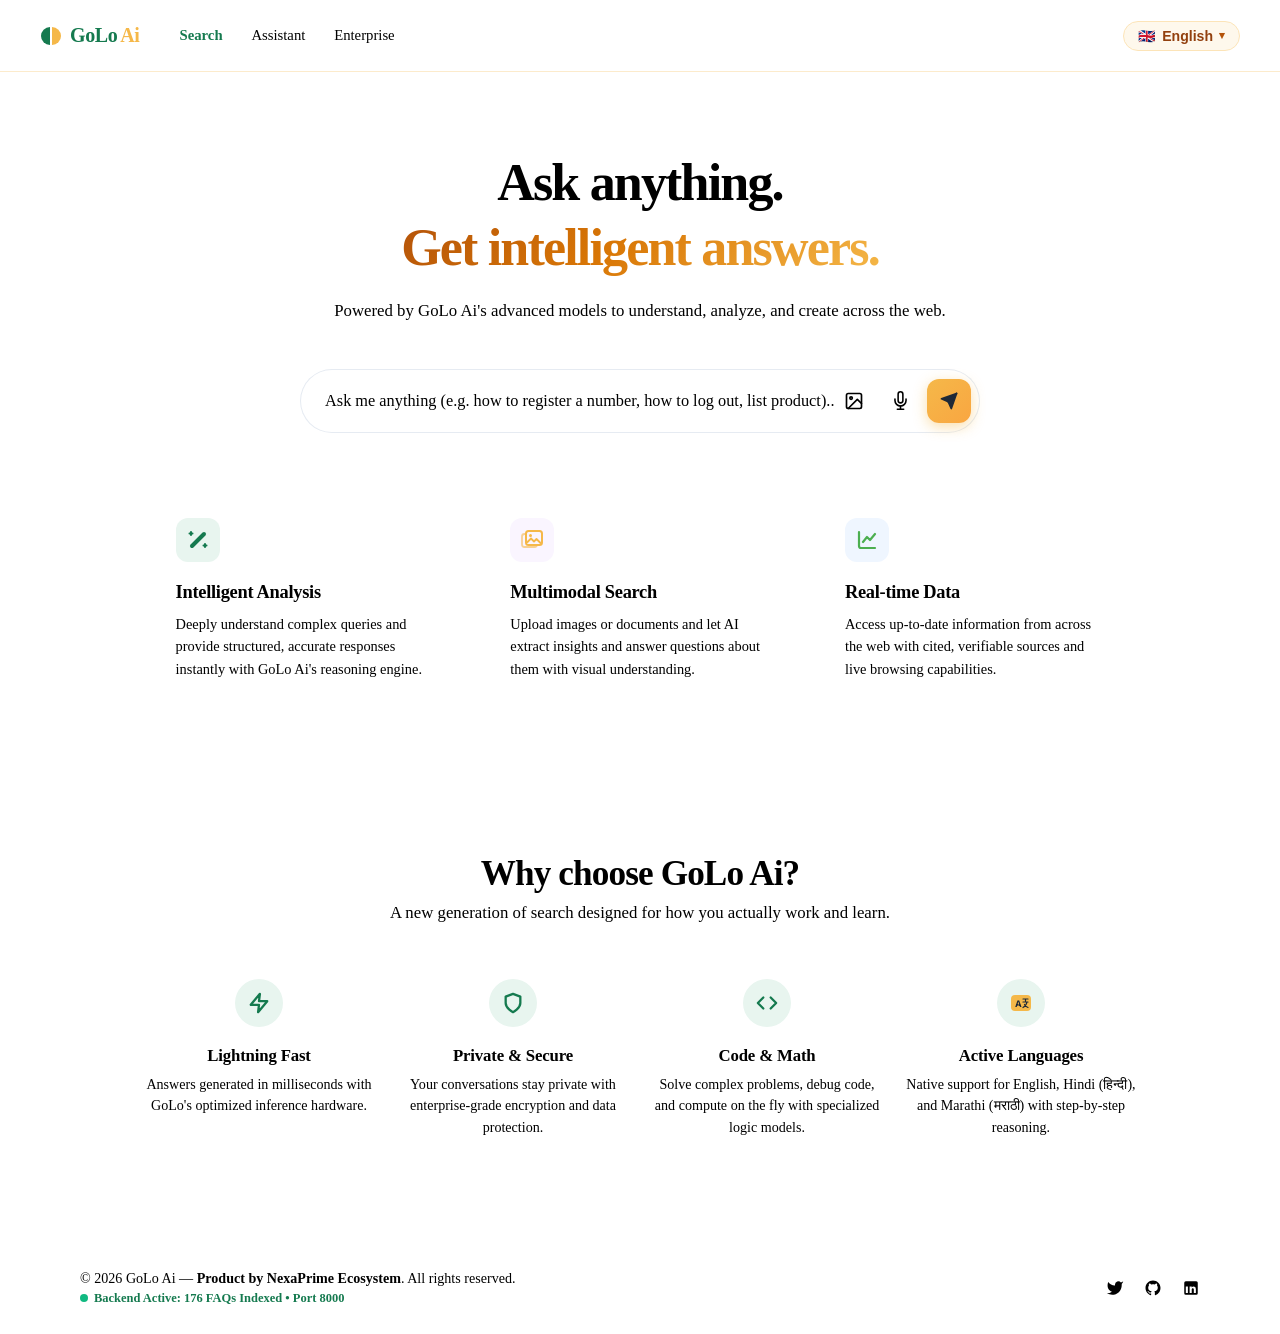
<file: frontend/bundled.html>
<!DOCTYPE html>
<html lang="en">
<head>
    <meta charset="UTF-8">
    <meta name="viewport" content="width=device-width, initial-scale=1.0">
    <title>GoLo Ai — Intelligent Search & Reasoning Engine</title>
    
    <!-- Google Fonts: Inter & JetBrains Mono -->
    <link rel="preconnect" href="https://fonts.googleapis.com">
    <link rel="preconnect" href="https://fonts.gstatic.com" crossorigin>
    <link href="https://fonts.googleapis.com/css2?family=Inter:wght@400;500;600;700;800&family=JetBrains+Mono:wght@500;600&display=swap" rel="stylesheet">
    
    <style>
﻿/* ==========================================================================
   GOLO AI — VERSION 2 UI STYLESHEET
   Matches exact layout, colors, typography and spacing of the uploaded UI PNGs.
   ========================================================================== */

:root {
    --font-sans: 'Inter', -apple-system, BlinkMacSystemFont, 'Segoe UI', Roboto, sans-serif;
    --font-mono: 'JetBrains Mono', monospace;

    /* GOLO UI Dominant Warm Orange-Yellow Palette (Matching golowebapp.vercel.app) */
    --color-primary: #F5B849;
    --color-primary-dark: #D99B26;
    --color-primary-light: #F8C76D;
    --color-primary-tint: #FEF8EC;
    --color-primary-border: #FCE4B8;

    --color-secondary: #157A4F;
    --color-secondary-dark: #0E5E3B;
    --color-secondary-light: #1E9E66;
    --color-secondary-tint: #E8F5EF;
    --color-secondary-border: #C1E4D4;

    --color-accent-amber: #F9A641;
    --color-neutral-base: #F8F6F2;
    --color-neutral-border: #E5E1D8;
    --color-card-bg: #FFFFFF;
    --color-card-border: #E8E4DA;

    --color-text-dark: #333333;
    --color-text-sub: #555555;
    --color-text-muted: #777777;
    --color-text-light: #999999;

    /* Accents & System Colours */
    --color-warning: #F9A641;
    --color-warning-bg: #FFF3E0;
    --color-success: #157A4F;
    --color-success-bg: #E8F5EF;
    --color-error: #E04F4D;
    --color-error-bg: #FDF2F2;

    /* Ambient Hero Gradient (golowebapp.vercel.app golden banner) */
    --color-bg-base: #F8F6F2;
    --color-bg-ambient: linear-gradient(180deg, #F9D087 0%, #FBE6BC 25%, #FAF4E8 65%, #F8F6F2 100%);
    --color-brand-gradient: linear-gradient(135deg, #F5B849 0%, #F9A641 50%, #FF9800 100%);
    --color-dashed-border: rgba(245, 184, 73, 0.45);

    /* Shadows with Warm Amber Tone */
    --shadow-search: 0 10px 30px rgba(245, 184, 73, 0.15), 0 2px 8px rgba(0, 0, 0, 0.04);
    --shadow-search-focus: 0 14px 40px rgba(245, 184, 73, 0.28), 0 0 0 3px rgba(245, 184, 73, 0.25);
    --shadow-card: 0 8px 30px rgba(0, 0, 0, 0.03), 0 1px 3px rgba(0, 0, 0, 0.02);
    --shadow-card-hover: 0 16px 40px rgba(245, 184, 73, 0.20), 0 4px 12px rgba(0, 0, 0, 0.04);
}

* {
    margin: 0;
    padding: 0;
    box-sizing: border-box;
}

body {
    font-family: var(--font-sans);
    background: var(--color-bg-base);
    color: var(--color-text-dark);
    -webkit-font-smoothing: antialiased;
    -moz-osx-font-smoothing: grayscale;
    min-height: 100vh;
    overflow-x: hidden;
}

.page-wrapper {
    background: var(--color-bg-ambient);
    min-height: 100vh;
    display: flex;
    flex-direction: column;
}

/* ==========================================================================
   NAVIGATION BAR
   ========================================================================== */
.navbar {
    width: 100%;
    height: 72px;
    display: flex;
    align-items: center;
    justify-content: center;
    padding: 0 2rem;
    position: sticky;
    top: 0;
    z-index: 50;
    background: rgba(255, 255, 255, 0.88);
    border-bottom: 1px solid rgba(245, 184, 73, 0.28);
    backdrop-filter: blur(14px);
    -webkit-backdrop-filter: blur(14px);
}

.nav-container {
    width: 100%;
    max-width: 1200px;
    display: flex;
    align-items: center;
    justify-content: space-between;
}

.nav-left {
    display: flex;
    align-items: center;
    gap: 2.5rem;
}

/* Brand Logo (Split Sphere) */
.brand-logo {
    display: flex;
    align-items: center;
    gap: 8px;
    text-decoration: none;
    user-select: none;
}

.logo-icon {
    width: 22px;
    height: 22px;
    position: relative;
    display: inline-flex;
    align-items: center;
    justify-content: center;
}

.sphere-half {
    width: 9px;
    height: 18px;
    display: inline-block;
    border-radius: 9px 0 0 9px;
}
.sphere-half.left {
    background: #157A4F;
    margin-right: 2px;
}
.sphere-half.right {
    background: #F5B849;
    border-radius: 0 9px 9px 0;
}

.logo-text {
    font-size: 1.25rem;
    font-weight: 800;
    letter-spacing: -0.02em;
    display: flex;
    align-items: center;
    gap: 3px;
}
.logo-brand {
    color: #157A4F;
}
.logo-ai {
    color: #F5B849;
}

/* Navigation Links */
.nav-menu {
    display: flex;
    align-items: center;
    gap: 1.8rem;
}

.nav-link {
    text-decoration: none;
    font-size: 0.92rem;
    font-weight: 500;
    color: var(--color-text-sub);
    transition: color 0.15s ease;
}
.nav-link:hover, .nav-link.active {
    color: #157A4F;
    font-weight: 600;
}

/* Right Nav Actions */
.nav-right {
    display: flex;
    align-items: center;
    gap: 1rem;
}

.btn-lang {
    background: transparent;
    border: none;
    color: var(--color-text-dark);
    width: 36px;
    height: 36px;
    border-radius: 50%;
    cursor: pointer;
    display: flex;
    align-items: center;
    justify-content: center;
    transition: background-color 0.2s ease;
}
.btn-lang:hover {
    background: rgba(21, 122, 79, 0.08);
}

.btn-signin {
    background: #F5B849;
    color: #1F2937;
    border: none;
    padding: 8px 18px;
    border-radius: 8px;
    font-family: var(--font-sans);
    font-size: 0.9rem;
    font-weight: 700;
    cursor: pointer;
    transition: all 0.2s ease;
    box-shadow: 0 3px 10px rgba(245, 184, 73, 0.35);
}
.btn-signin:hover {
    background: #1E293B;
    transform: translateY(-1px);
    box-shadow: 0 4px 12px rgba(15, 23, 42, 0.2);
}

/* ==========================================================================
   FRAMED SECTIONS (MATCHING UI DASHED BORDER GUIDELINES)
   ========================================================================== */
.main-content {
    flex: 1;
    display: flex;
    flex-direction: column;
    align-items: center;
    padding: 0 1.5rem 3rem 1.5rem;
}

.framed-section {
    width: 100%;
    max-width: 1120px;
    position: relative;
    margin-top: 1.5rem;
}

.section-dashed-border {
    position: absolute;
    top: 0;
    left: 0;
    width: 100%;
    height: 100%;
    border: 1.5px dashed var(--color-dashed-border);
    pointer-events: none;
    border-radius: 4px;
}

/* ==========================================================================
   HERO SECTION
   ========================================================================== */
.hero-inner {
    padding: 3.5rem 2rem 3rem 2rem;
    text-align: center;
    display: flex;
    flex-direction: column;
    align-items: center;
}

.hero-headline {
    font-size: 3.25rem;
    font-weight: 800;
    line-height: 1.18;
    letter-spacing: -0.035em;
    display: flex;
    flex-direction: column;
    align-items: center;
    gap: 0.2rem;
    margin-bottom: 1.25rem;
}

.headline-dark {
    color: var(--color-text-dark);
}

.headline-purple {
    color: #D97706;
    background: linear-gradient(135deg, #B45309 0%, #D97706 45%, #F5B849 100%);
    -webkit-background-clip: text;
    -webkit-text-fill-color: transparent;
}

.hero-subtext {
    font-size: 1.05rem;
    color: var(--color-text-sub);
    max-width: 620px;
    line-height: 1.55;
    margin-bottom: 2.8rem;
    font-weight: 400;
}

/* ==========================================================================
   SEARCH CAPSULE
   ========================================================================== */
.search-capsule-wrapper {
    width: 100%;
    max-width: 680px;
    position: relative;
    margin-bottom: 3.5rem;
}

.search-capsule {
    width: 100%;
    height: 64px;
    background: #FFFFFF;
    border-radius: 9999px;
    border: 1px solid rgba(226, 232, 240, 0.85);
    box-shadow: var(--shadow-search);
    display: flex;
    align-items: center;
    padding: 6px 8px 6px 24px;
    transition: all 0.25s cubic-bezier(0.16, 1, 0.3, 1);
}

.search-capsule:focus-within {
    border-color: rgba(21, 122, 79, 0.4);
    box-shadow: var(--shadow-search-focus);
    transform: translateY(-1px);
}

.search-input {
    flex: 1;
    background: transparent;
    border: none;
    outline: none;
    font-family: var(--font-sans);
    font-size: 1.02rem;
    color: var(--color-text-dark);
}
.search-input::placeholder {
    color: var(--color-text-muted);
    font-weight: 400;
}

.attachment-preview {
    display: flex;
    align-items: center;
    gap: 6px;
    background: #E8F5EF;
    border: 1px solid #C1E4D4;
    padding: 4px 10px;
    border-radius: 999px;
    font-size: 0.8rem;
    color: #157A4F;
    font-weight: 600;
    margin-right: 8px;
}
.btn-remove-attachment {
    background: none;
    border: none;
    color: #157A4F;
    cursor: pointer;
    font-size: 0.8rem;
}

.search-controls {
    display: flex;
    align-items: center;
    gap: 8px;
}

.btn-control {
    background: transparent;
    border: none;
    color: var(--color-text-muted);
    width: 38px;
    height: 38px;
    border-radius: 50%;
    display: flex;
    align-items: center;
    justify-content: center;
    cursor: pointer;
    transition: all 0.18s ease;
}
.btn-control:hover {
    color: #157A4F;
    background: #E8F5EF;
}

.btn-mic.recording-active {
    background: #EF4444 !important;
    color: #FFFFFF !important;
    animation: pulseRecording 1.2s infinite;
}
@keyframes pulseRecording {
    0% { transform: scale(1); box-shadow: 0 0 0 0 rgba(239, 68, 68, 0.6); }
    70% { transform: scale(1.08); box-shadow: 0 0 0 10px rgba(239, 68, 68, 0); }
    100% { transform: scale(1); }
}

/* Send Button: Purple Squircle */
.btn-send {
    background: linear-gradient(135deg, #F5B849 0%, #F9A641 100%);
    color: #1F2937;
    border: none;
    width: 44px;
    height: 44px;
    border-radius: 12px;
    display: flex;
    align-items: center;
    justify-content: center;
    cursor: pointer;
    transition: all 0.2s cubic-bezier(0.16, 1, 0.3, 1);
    box-shadow: 0 4px 14px rgba(245, 184, 73, 0.45);
}
.btn-send:hover {
    background: #E59819;
    color: #111827;
    transform: scale(1.04);
    box-shadow: 0 6px 18px rgba(245, 184, 73, 0.55);
}
.btn-send:active {
    transform: scale(0.97);
}

.voice-status-bar {
    position: absolute;
    top: calc(100% + 10px);
    left: 50%;
    transform: translateX(-50%);
    background: #FFFFFF;
    border: 1px solid #EF4444;
    border-radius: 999px;
    padding: 6px 16px;
    font-size: 0.84rem;
    color: #EF4444;
    font-weight: 600;
    display: flex;
    align-items: center;
    gap: 8px;
    box-shadow: 0 4px 16px rgba(239, 68, 68, 0.15);
}
.voice-pulse-dot {
    width: 8px;
    height: 8px;
    border-radius: 50%;
    background: #EF4444;
    animation: blink 1s infinite alternate;
}
@keyframes blink {
    from { opacity: 0.4; }
    to { opacity: 1; }
}

/* ==========================================================================
   3 FEATURE CARDS
   ========================================================================== */
.feature-cards-grid {
    width: 100%;
    max-width: 980px;
    display: grid;
    grid-template-columns: repeat(3, 1fr);
    gap: 1.5rem;
}

.feature-card {
    background: #FFFFFF;
    border: 1px solid var(--color-card-border);
    border-radius: 20px;
    padding: 1.85rem 1.6rem;
    text-align: left;
    box-shadow: var(--shadow-card);
    transition: all 0.25s cubic-bezier(0.16, 1, 0.3, 1);
    cursor: pointer;
    display: flex;
    flex-direction: column;
}

.feature-card:hover {
    transform: translateY(-4px);
    box-shadow: var(--shadow-card-hover);
    border-color: rgba(99, 102, 241, 0.25);
}

.card-icon-badge {
    width: 44px;
    height: 44px;
    border-radius: 12px;
    display: flex;
    align-items: center;
    justify-content: center;
    margin-bottom: 1.25rem;
}
.badge-indigo {
    background: #E8F5EF;
}
.badge-purple {
    background: #FAF5FF;
}
.badge-blue {
    background: #EFF6FF;
}

.card-title {
    font-size: 1.15rem;
    font-weight: 700;
    color: var(--color-text-dark);
    margin-bottom: 0.6rem;
    letter-spacing: -0.015em;
}

.card-desc {
    font-size: 0.9rem;
    color: var(--color-text-muted);
    line-height: 1.55;
    font-weight: 400;
}

/* ==========================================================================
   SECTION 2: WHY CHOOSE GOLO AI
   ========================================================================== */
.why-framed-section {
    margin-top: 2rem;
}

.why-inner {
    padding: 4rem 2rem 3.5rem 2rem;
    text-align: center;
}

.why-headline {
    font-size: 2.2rem;
    font-weight: 800;
    color: var(--color-text-dark);
    letter-spacing: -0.025em;
    margin-bottom: 0.6rem;
}

.why-subtext {
    font-size: 1.05rem;
    color: var(--color-text-sub);
    margin-bottom: 3.5rem;
}

.why-pillars-grid {
    display: grid;
    grid-template-columns: repeat(4, 1fr);
    gap: 1.5rem;
    max-width: 1040px;
    margin: 0 auto;
}

.pillar-item {
    display: flex;
    flex-direction: column;
    align-items: center;
    text-align: center;
}

.pillar-icon-circle {
    width: 48px;
    height: 48px;
    border-radius: 50%;
    background: #E8F5EF;
    display: flex;
    align-items: center;
    justify-content: center;
    margin-bottom: 1.2rem;
    transition: transform 0.2s ease;
}
.pillar-item:hover .pillar-icon-circle {
    transform: scale(1.1);
}

.pillar-title {
    font-size: 1.05rem;
    font-weight: 700;
    color: var(--color-text-dark);
    margin-bottom: 0.5rem;
    letter-spacing: -0.01em;
}

.pillar-desc {
    font-size: 0.88rem;
    color: var(--color-text-muted);
    line-height: 1.5;
    max-width: 230px;
}

/* ==========================================================================
   FOOTER
   ========================================================================== */
.footer {
    width: 100%;
    position: relative;
    padding: 1.75rem 2rem;
    display: flex;
    justify-content: center;
    background: #FFFFFF;
}

.footer-dashed-border {
    position: absolute;
    top: 0;
    left: 50%;
    transform: translateX(-50%);
    width: 100%;
    max-width: 1120px;
    border-top: 1.5px dashed var(--color-dashed-border);
}

.footer-container {
    width: 100%;
    max-width: 1120px;
    display: flex;
    align-items: center;
    justify-content: space-between;
}

.copyright-text {
    font-size: 0.88rem;
    color: var(--color-text-muted);
}

.footer-right {
    display: flex;
    align-items: center;
    gap: 1.25rem;
}

.social-link {
    color: var(--color-text-muted);
    transition: color 0.18s ease, transform 0.18s ease;
    display: flex;
    align-items: center;
    justify-content: center;
}
.social-link:hover {
    color: var(--color-purple-primary);
    transform: translateY(-1px);
}

/* ==========================================================================
   RESULTS OVERLAY & MODAL (INTELLIGENT REASONING ENGINE VIEW)
   ========================================================================== */
.results-overlay {
    position: fixed;
    top: 0;
    left: 0;
    width: 100vw;
    height: 100vh;
    background: rgba(15, 23, 42, 0.45);
    backdrop-filter: blur(8px);
    -webkit-backdrop-filter: blur(8px);
    z-index: 1000;
    display: none;
    align-items: center;
    justify-content: center;
    padding: 1.5rem;
}

.results-modal {
    width: 100%;
    max-width: 760px;
    max-height: 85vh;
    background: #FFFFFF;
    border-radius: 20px;
    box-shadow: 0 25px 60px rgba(15, 23, 42, 0.25);
    display: flex;
    flex-direction: column;
    overflow: hidden;
    animation: modalSlideUp 0.28s cubic-bezier(0.16, 1, 0.3, 1);
}
@keyframes modalSlideUp {
    from { opacity: 0; transform: translateY(20px) scale(0.97); }
    to { opacity: 1; transform: translateY(0) scale(1); }
}

.results-header {
    padding: 1.25rem 1.75rem;
    border-bottom: 1px solid #F1F5F9;
    display: flex;
    align-items: center;
    justify-content: space-between;
    background: #F8F6F2;
}

.results-title-group {
    display: flex;
    align-items: center;
    gap: 12px;
}

.ai-avatar-badge {
    width: 32px;
    height: 32px;
    border-radius: 50%;
    background: #E8F5EF;
    display: flex;
    align-items: center;
    justify-content: center;
}

.results-title {
    font-size: 1.1rem;
    font-weight: 700;
    color: var(--color-text-dark);
}

.results-query-label {
    font-size: 0.82rem;
    color: var(--color-text-muted);
}

.btn-close-modal {
    background: transparent;
    border: none;
    font-size: 1.2rem;
    color: var(--color-text-muted);
    cursor: pointer;
    width: 32px;
    height: 32px;
    border-radius: 8px;
    display: flex;
    align-items: center;
    justify-content: center;
    transition: background 0.15s ease;
}
.btn-close-modal:hover {
    background: #F1F5F9;
    color: var(--color-text-dark);
}

.results-body {
    flex: 1;
    padding: 1.75rem;
    overflow-y: auto;
    font-size: 0.98rem;
    line-height: 1.68;
    color: var(--color-text-dark);
}

.results-body strong {
    color: #157A4F;
    font-weight: 700;
}

.results-footer {
    padding: 1rem 1.75rem;
    border-top: 1px solid #F1F5F9;
    display: flex;
    align-items: center;
    justify-content: space-between;
    background: #FFFFFF;
}

.results-meta-tags {
    display: flex;
    align-items: center;
    gap: 8px;
}

.tag {
    font-size: 0.75rem;
    font-weight: 600;
    padding: 3px 8px;
    border-radius: 6px;
    background: #E8F5EF;
    color: #157A4F;
}

.btn-copy-answer {
    background: #157A4F;
    color: #FFFFFF;
    border: none;
    padding: 8px 16px;
    border-radius: 8px;
    font-size: 0.85rem;
    font-weight: 600;
    cursor: pointer;
    transition: background 0.15s ease;
}
.btn-copy-answer:hover {
    background: #0E5E3B;
}

/* ==========================================================================
   SIGN IN MODAL
   ========================================================================== */
.signin-modal {
    width: 100%;
    max-width: 420px;
    background: #FFFFFF;
    border-radius: 20px;
    padding: 2.2rem 2rem;
    position: relative;
    box-shadow: 0 25px 50px rgba(0,0,0,0.25);
    text-align: center;
    animation: modalSlideUp 0.25s ease-out;
}

.signin-header {
    margin-bottom: 1.75rem;
}
.modal-logo {
    margin: 0 auto 1rem auto;
    transform: scale(1.3);
}
.signin-header h2 {
    font-size: 1.45rem;
    font-weight: 800;
    color: var(--color-text-dark);
    margin-bottom: 0.4rem;
}
.signin-header p {
    font-size: 0.88rem;
    color: var(--color-text-muted);
}

.btn-oauth {
    width: 100%;
    display: flex;
    align-items: center;
    justify-content: center;
    gap: 10px;
    padding: 10px;
    border: 1px solid #CBD5E1;
    border-radius: 10px;
    background: #FFFFFF;
    font-size: 0.95rem;
    font-weight: 600;
    color: var(--color-text-dark);
    cursor: pointer;
    transition: all 0.15s;
}
.btn-oauth:hover {
    background: #F8FAFC;
    border-color: #94A3B8;
}

.divider {
    display: flex;
    align-items: center;
    text-align: center;
    margin: 1.25rem 0;
}
.divider::before, .divider::after {
    content: '';
    flex: 1;
    border-bottom: 1px solid #E2E8F0;
}
.divider span {
    padding: 0 10px;
    font-size: 0.8rem;
    color: var(--color-text-muted);
}

.signin-input {
    width: 100%;
    padding: 10px 14px;
    border: 1px solid #CBD5E1;
    border-radius: 10px;
    font-size: 0.92rem;
    outline: none;
    margin-bottom: 1rem;
}
.signin-input:focus {
    border-color: var(--color-purple-primary);
    box-shadow: 0 0 0 3px rgba(21, 122, 79, 0.12);
}

.btn-signin-submit {
    width: 100%;
    padding: 10px;
    border: none;
    border-radius: 10px;
    background: #0F172A;
    color: #FFFFFF;
    font-size: 0.95rem;
    font-weight: 600;
    cursor: pointer;
    transition: background 0.15s;
}
.btn-signin-submit:hover {
    background: #1E293B;
}

/* ==========================================================================
   RESPONSIVE DESIGN
   ========================================================================== */
@media (max-width: 992px) {
    .feature-cards-grid {
        grid-template-columns: repeat(2, 1fr);
    }
    .why-pillars-grid {
        grid-template-columns: repeat(2, 1fr);
        gap: 2.5rem 1.5rem;
    }
}

@media (max-width: 768px) {
    .navbar {
        padding: 0 1rem;
    }
    .nav-menu {
        display: none;
    }
    .hero-headline {
        font-size: 2.4rem;
    }
    .feature-cards-grid {
        grid-template-columns: 1fr;
    }
    .why-pillars-grid {
        grid-template-columns: 1fr;
        gap: 2rem;
    }
    .footer-container {
        flex-direction: column;
        gap: 1rem;
        text-align: center;
    }
}


/* ==========================================================================
   MULTI-PAGE VIEW PANELS & NAVIGATION
   ========================================================================== */
.view-panel {
    display: none;
    animation: fadeInView 0.25s ease-out forwards;
}

.view-panel.active {
    display: block;
}

@keyframes fadeInView {
    from { opacity: 0; transform: translateY(6px); }
    to { opacity: 1; transform: translateY(0); }
}

.view-header-bar {
    display: flex;
    align-items: center;
    justify-content: space-between;
    margin-bottom: 1.75rem;
    padding-bottom: 1rem;
    border-bottom: 1px dashed rgba(167, 139, 250, 0.4);
}

.btn-back-nav {
    display: inline-flex;
    align-items: center;
    gap: 8px;
    background: #FFFFFF;
    border: 1px solid #E2E8F0;
    color: var(--color-purple-primary);
    padding: 8px 16px;
    border-radius: 999px;
    font-size: 0.88rem;
    font-weight: 600;
    cursor: pointer;
    box-shadow: 0 2px 6px rgba(0,0,0,0.03);
    transition: all 0.15s ease;
}
.btn-back-nav:hover {
    background: #E8F5EF;
    border-color: #157A4F;
    transform: translateX(-2px);
}

.view-title-group {
    display: flex;
    align-items: center;
    gap: 12px;
}
.view-badge {
    background: #E8F5EF;
    color: var(--color-purple-primary);
    font-size: 0.78rem;
    font-weight: 700;
    padding: 4px 10px;
    border-radius: 999px;
    letter-spacing: 0.04em;
    text-transform: uppercase;
}

/* ==========================================================================
   ASSISTANT WORKSPACE VIEW (CHATGPT-STYLE FIXED WORKSPACE)
   ========================================================================== */
#view-assistant.active {
    display: flex;
    flex-direction: column;
    height: calc(100vh - 72px);
    max-height: calc(100vh - 72px);
    padding: 0.5rem 1.5rem 0.5rem 1.5rem;
    max-width: 1300px;
    margin: 0 auto;
    width: 100%;
    overflow: hidden;
    box-sizing: border-box;
}

body.in-assistant-view {
    overflow: hidden !important;
    height: 100vh !important;
}

body.in-assistant-view .footer {
    display: none !important;
}

.assistant-workspace {
    flex: 1;
    min-height: 0;
    height: 100%;
    display: flex;
    flex-direction: row;
    background: #FFFFFF;
    border-radius: 16px;
    border: 1px solid #E5E1D8;
    box-shadow: 0 10px 35px rgba(21, 122, 79, 0.08);
    overflow: hidden;
}

/* Static Left Sidebar */
.assistant-sidebar {
    width: 280px;
    min-width: 280px;
    max-width: 280px;
    height: 100%;
    flex-shrink: 0;
    background: #F8F6F2;
    border-right: 1px solid #E5E1D8;
    padding: 1.25rem 1rem;
    display: flex;
    flex-direction: column;
    gap: 0.9rem;
    overflow-y: auto;
    overflow-x: hidden;
}

/* New Chat Button */
.btn-new-chat {
    width: 100%;
    display: flex;
    align-items: center;
    justify-content: center;
    gap: 8px;
    background: linear-gradient(135deg, #157A4F, #1E9E66);
    color: #FFFFFF;
    border: none;
    padding: 10px 14px;
    border-radius: 10px;
    font-size: 0.9rem;
    font-weight: 700;
    cursor: pointer;
    box-shadow: 0 4px 12px rgba(21, 122, 79, 0.25);
    transition: all 0.2s ease;
    flex-shrink: 0;
}
.btn-new-chat:hover {
    transform: translateY(-1px);
    box-shadow: 0 6px 16px rgba(21, 122, 79, 0.35);
    background: linear-gradient(135deg, #0E5E3B, #157A4F);
}

.merchant-selector-card {
    background: #FFFFFF;
    border: 1px solid #E2E8F0;
    border-radius: 10px;
    padding: 10px;
    box-shadow: 0 2px 6px rgba(0,0,0,0.02);
    flex-shrink: 0;
}
.merchant-selector-label {
    font-size: 0.72rem;
    font-weight: 700;
    color: var(--color-text-muted);
    text-transform: uppercase;
    margin-bottom: 4px;
    display: block;
}
.merchant-dropdown {
    width: 100%;
    padding: 6px 8px;
    border: 1px solid #CBD5E1;
    border-radius: 6px;
    font-size: 0.82rem;
    font-weight: 600;
    color: var(--color-text-dark);
    background: #F8FAFC;
    outline: none;
    cursor: pointer;
}

/* Chat History List */
.sidebar-history-container {
    flex: 1 1 auto;
    min-height: 260px;
    display: flex;
    flex-direction: column;
    overflow: hidden;
}
.sidebar-section-title {
    display: flex;
    justify-content: space-between;
    align-items: center;
    font-size: 0.72rem;
    font-weight: 700;
    color: #64748B;
    text-transform: uppercase;
    letter-spacing: 0.05em;
    padding: 6px 2px 8px 2px;
}
.btn-clear-history-icon {
    background: none;
    border: none;
    cursor: pointer;
    font-size: 0.85rem;
    opacity: 0.6;
    transition: opacity 0.15s ease;
}
.btn-clear-history-icon:hover {
    opacity: 1;
}
.sidebar-chat-history {
    flex: 1 1 auto;
    min-height: 200px;
    overflow-y: auto;
    display: flex;
    flex-direction: column;
    gap: 4px;
    padding-right: 4px;
}
.sidebar-history-item {
    padding: 8px 10px;
    border-radius: 8px;
    font-size: 0.82rem;
    color: #334155;
    background: transparent;
    cursor: pointer;
    display: flex;
    justify-content: space-between;
    align-items: center;
    transition: all 0.15s ease;
    border: 1px solid transparent;
}
.sidebar-history-item:hover {
    background: #E8F5EF;
    color: #157A4F;
}
.sidebar-history-item.active {
    background: #E8F5EF;
    color: #157A4F;
    font-weight: 600;
    border-color: #C1E4D4;
}
.sidebar-history-title {
    white-space: nowrap;
    overflow: hidden;
    text-overflow: ellipsis;
    max-width: 190px;
}
.sidebar-history-time {
    font-size: 0.7rem;
    color: #94A3B8;
}

/* API Quota Card */
.quota-indicator {
    background: #FFFFFF;
    border: 1px solid #E2E8F0;
    border-radius: 10px;
    padding: 10px;
    font-size: 0.78rem;
    color: var(--color-text-muted);
    flex-shrink: 0;
}
.quota-bar-wrapper {
    height: 6px;
    background: #E2E8F0;
    border-radius: 999px;
    overflow: hidden;
    margin-top: 6px;
    margin-bottom: 8px;
}
.quota-bar-fill {
    width: 15%;
    height: 100%;
    background: var(--color-purple-primary);
    border-radius: 999px;
    transition: width 0.3s ease, background 0.3s ease;
}
.quota-bar-fill.warning {
    background: #F59E0B;
}
.quota-bar-fill.danger {
    background: #EF4444;
}
.btn-upgrade-pill {
    width: 100%;
    padding: 6px 10px;
    background: #FEF3C7;
    border: 1px solid #FDE68A;
    color: #B45309;
    border-radius: 6px;
    font-size: 0.78rem;
    font-weight: 700;
    cursor: pointer;
    transition: all 0.15s ease;
    display: flex;
    align-items: center;
    justify-content: center;
    gap: 4px;
}
.btn-upgrade-pill:hover {
    background: #FDE68A;
    color: #92400E;
}

/* Sidebar Profile Card */
.sidebar-profile-card {
    display: flex;
    align-items: center;
    gap: 10px;
    padding: 8px 10px;
    border-radius: 10px;
    background: #FFFFFF;
    border: 1px solid #E2E8F0;
    cursor: pointer;
    transition: background 0.15s ease;
    flex-shrink: 0;
}
.sidebar-profile-card:hover {
    background: #F1F5F9;
}
.profile-av {
    width: 32px;
    height: 32px;
    border-radius: 50%;
    background: #157A4F;
    color: #FFFFFF;
    display: flex;
    align-items: center;
    justify-content: center;
    font-weight: 700;
    font-size: 0.85rem;
    flex-shrink: 0;
}
.profile-info {
    flex: 1;
    min-width: 0;
}
.profile-name {
    font-size: 0.82rem;
    font-weight: 700;
    color: #0F172A;
    white-space: nowrap;
    overflow: hidden;
    text-overflow: ellipsis;
}
.profile-plan-badge {
    font-size: 0.7rem;
    color: #64748B;
}
.profile-dots {
    font-size: 0.85rem;
    opacity: 0.6;
}

.assistant-main-chat {
    flex: 1;
    min-width: 0;
    height: 100%;
    display: flex;
    flex-direction: column;
    overflow: hidden;
    position: relative;
    background: #FFFFFF;
}

.popular-faqs-section {
    flex-shrink: 0;
    padding: 0.6rem 1.25rem 0.4rem 1.25rem;
    background: #F8FAFC;
    border-bottom: 1px solid #E2E8F0;
}
.popular-faqs-title {
    font-size: 0.72rem;
    font-weight: 700;
    color: #64748B;
    text-transform: uppercase;
    letter-spacing: 0.04em;
    margin-bottom: 6px;
}
.popular-faqs-grid {
    display: flex;
    gap: 6px;
    overflow-x: auto;
    padding-bottom: 4px;
    scrollbar-width: thin;
}
.popular-faq-pill {
    white-space: nowrap;
    background: #FFFFFF;
    border: 1px solid #CBD5E1;
    padding: 5px 10px;
    border-radius: 999px;
    font-size: 0.75rem;
    font-weight: 600;
    color: #334155;
    cursor: pointer;
    transition: all 0.15s ease;
    flex-shrink: 0;
}
.popular-faq-pill:hover {
    background: #E8F5EF;
    border-color: #157A4F;
    color: #157A4F;
    border-color: #1E9E66;
    color: #157A4F;
    transform: translateY(-1px);
}

.chat-history-container {
    flex: 1;
    min-height: 0;
    overflow-y: auto;
    overflow-x: hidden;
    padding: 1.25rem 1.5rem;
    display: flex;
    flex-direction: column;
    gap: 1.25rem;
}

.chat-msg {
    display: flex;
    gap: 12px;
    max-width: 85%;
    animation: fadeInMsg 0.2s ease-out;
}
@keyframes fadeInMsg {
    from { opacity: 0; transform: translateY(6px); }
    to { opacity: 1; transform: translateY(0); }
}

.chat-msg.user {
    align-self: flex-end;
    flex-direction: row-reverse;
}
.chat-msg.assistant {
    align-self: flex-start;
}

.chat-avatar {
    width: 36px;
    height: 36px;
    border-radius: 50%;
    display: flex;
    align-items: center;
    justify-content: center;
    font-size: 1rem;
    flex-shrink: 0;
}
.chat-avatar.user-av {
    background: #333333;
    color: #FFFFFF;
    font-weight: 700;
    font-size: 0.95rem;
    font-family: var(--font-sans);
    letter-spacing: 0.5px;
    box-shadow: 0 2px 6px rgba(0,0,0,0.25);
}
.chat-avatar.ai-av {
    background: #157A4F;
    color: #FFFFFF;
}

.chat-bubble {
    padding: 12px 16px;
    border-radius: 14px;
    font-size: 0.94rem;
    line-height: 1.6;
    box-shadow: 0 2px 8px rgba(0,0,0,0.03);
}
.chat-msg.user .chat-bubble {
    background: #F5B849;
    color: #1F2937;
    font-weight: 500;
    border-radius: 14px 14px 2px 14px;
    box-shadow: 0 2px 10px rgba(245, 184, 73, 0.25);
}
.chat-msg.assistant .chat-bubble {
    background: #F8F6F2;
    color: var(--color-text-dark);
    border: 1px solid #E2E8F0;
    border-bottom-left-radius: 4px;
}

.source-badge-tag {
    display: inline-flex;
    align-items: center;
    gap: 6px;
    background: #E8F5EF;
    color: #157A4F;
    border: 1px solid #C1E4D4;
    padding: 4px 8px;
    border-radius: 6px;
    font-size: 0.76rem;
    font-weight: 600;
    margin-top: 8px;
}

.chat-action-bar {
    display: flex;
    align-items: center;
    gap: 12px;
    margin-top: 8px;
    padding-top: 6px;
    border-top: 1px solid #E2E8F0;
    font-size: 0.8rem;
    color: var(--color-text-muted);
}
.btn-chat-action {
    background: none;
    border: none;
    cursor: pointer;
    color: var(--color-text-muted);
    font-size: 0.8rem;
    display: inline-flex;
    align-items: center;
    gap: 4px;
    padding: 2px 6px;
    border-radius: 4px;
}
.btn-chat-action:hover {
    background: #E2E8F0;
    color: var(--color-text-dark);
}

.btn-escalate-callout, button.btn-escalate-callout, .btn-chat-action:not([onclick*='copyMessageText']) { display: none !important; visibility: hidden !important; pointer-events: none !important; } 
.old-btn-escalate-callout {
    background: #FEF2F2;
    color: #B91C1C;
    border: 1px solid #FECACA;
    font-weight: 600;
    cursor: pointer;
    padding: 4px 10px;
    border-radius: 6px;
    font-size: 0.78rem;
    margin-left: auto;
}
.btn-escalate-callout:hover {
    background: #FEE2E2;
}

.assistant-input-tray {
    flex-shrink: 0;
    padding: 0.75rem 1.25rem 0.85rem 1.25rem;
    background: #FFFFFF;
    border-top: 1px solid #E5E1D8;
    position: relative;
    z-index: 30;
    display: flex;
    flex-direction: column;
    gap: 6px;
}

/* Multimodal Attachment Button & Preview */
.btn-attach-plus {
    width: 36px;
    height: 36px;
    border-radius: 50%;
    display: inline-flex;
    align-items: center;
    justify-content: center;
    background: #F1F5F9;
    border: 1px solid #CBD5E1;
    color: #475569;
    cursor: pointer;
    transition: all 0.15s ease;
    margin-right: 6px;
    flex-shrink: 0;
}
.btn-attach-plus:hover {
    background: #E8F5EF;
    border-color: #1E9E66;
    color: #157A4F;
    transform: scale(1.05);
}

.attachment-preview {
    display: inline-flex;
    align-items: center;
    gap: 8px;
    background: #E8F5EF;
    border: 1px solid #C1E4D4;
    border-radius: 8px;
    padding: 4px 10px;
    font-size: 0.8rem;
    font-weight: 600;
    color: #157A4F;
    width: fit-content;
}
.attachment-name {
    max-width: 200px;
    overflow: hidden;
    text-overflow: ellipsis;
    white-space: nowrap;
}
.btn-remove-attachment {
    background: none;
    border: none;
    cursor: pointer;
    font-weight: 700;
    color: #1E9E66;
    font-size: 0.85rem;
}
.btn-remove-attachment:hover {
    color: #DC2626;
}

.chat-attached-thumbnail {
    max-width: 220px;
    max-height: 160px;
    border-radius: 8px;
    object-fit: cover;
    margin-top: 8px;
    border: 1px solid rgba(255, 255, 255, 0.4);
    display: block;
}

/* Voice Mic Wave Animation */
.btn-control.listening {
    background: #FEE2E2 !important;
    color: #DC2626 !important;
    border-color: #F87171 !important;
    animation: micWave 1.2s infinite ease-in-out;
}
@keyframes micWave {
    0% { transform: scale(1); box-shadow: 0 0 0 0 rgba(220, 38, 38, 0.4); }
    50% { transform: scale(1.12); box-shadow: 0 0 0 8px rgba(220, 38, 38, 0); }
    100% { transform: scale(1); box-shadow: 0 0 0 0 rgba(220, 38, 38, 0); }
}

/* Autocomplete Pop-up in Assistant Workspace (Opens Upwards) */
#assistantAutocomplete {
    position: absolute;
    bottom: 100%;
    top: auto;
    left: 0;
    right: 0;
    margin-bottom: 8px;
    background: #FFFFFF;
    border: 1px solid #CBD5E1;
    border-radius: 12px;
    box-shadow: 0 -8px 24px rgba(0, 0, 0, 0.12);
    z-index: 999;
}

/* Upgrade Plan Modal Cards */
.upgrade-plan-card {
    border: 2px solid #E2E8F0;
    border-radius: 12px;
    padding: 14px 16px;
    cursor: pointer;
    transition: all 0.2s ease;
    background: #FFFFFF;
}
.upgrade-plan-card:hover {
    border-color: #C1E4D4;
    background: #E8F5EF;
}
.upgrade-plan-card.active {
    border-color: #157A4F;
    background: #E8F5EF;
}

/* ==========================================================================
   ENTERPRISE PLATFORM VIEW
   ========================================================================== */
.enterprise-grid {
    display: grid;
    grid-template-columns: repeat(3, 1fr);
    gap: 1.5rem;
    margin-bottom: 2rem;
}

.enterprise-metric-card {
    background: #FFFFFF;
    border: 1px solid #E5E1D8;
    border-radius: 16px;
    padding: 1.5rem;
    box-shadow: 0 4px 15px rgba(0,0,0,0.02);
}
.metric-val {
    font-size: 2.2rem;
    font-weight: 800;
    color: var(--color-purple-primary);
    line-height: 1.2;
    margin-bottom: 4px;
}
.metric-label {
    font-size: 0.88rem;
    font-weight: 600;
    color: var(--color-text-dark);
}
.metric-sub {
    font-size: 0.8rem;
    color: var(--color-text-muted);
    margin-top: 4px;
}

.api-key-box {
    background: #0F172A;
    color: #FFFFFF;
    border-radius: 16px;
    padding: 1.75rem;
    margin-bottom: 2rem;
    display: flex;
    align-items: center;
    justify-content: space-between;
}
.key-display {
    font-family: var(--font-mono);
    background: #1E293B;
    padding: 8px 16px;
    border-radius: 8px;
    font-size: 0.95rem;
    letter-spacing: 0.05em;
    color: #38BDF8;
    margin-top: 6px;
}

/* ==========================================================================
   INTELLIGENT ANALYSIS VIEW
   ========================================================================== */
.analytics-metrics-grid {
    display: grid;
    grid-template-columns: repeat(4, 1fr);
    gap: 1.25rem;
    margin-bottom: 2rem;
}
.analysis-stat-card {
    background: #FFFFFF;
    border: 1px solid #E2E8F0;
    border-radius: 14px;
    padding: 1.25rem;
    box-shadow: 0 4px 12px rgba(0,0,0,0.02);
}
.stat-pill {
    display: inline-block;
    font-size: 0.72rem;
    font-weight: 700;
    padding: 2px 8px;
    border-radius: 999px;
    background: #DCFCE7;
    color: #15803D;
    margin-bottom: 6px;
}
.analysis-stat-val {
    font-size: 1.8rem;
    font-weight: 800;
    color: var(--color-text-dark);
}
.analysis-stat-title {
    font-size: 0.82rem;
    color: var(--color-text-muted);
}

.chart-card-container {
    background: #FFFFFF;
    border: 1px solid #E2E8F0;
    border-radius: 16px;
    padding: 1.5rem;
    margin-bottom: 2rem;
}
.bars-wrapper {
    display: flex;
    align-items: flex-end;
    gap: 1.2rem;
    height: 180px;
    padding-top: 2rem;
}
.bar-col {
    flex: 1;
    display: flex;
    flex-direction: column;
    align-items: center;
    gap: 8px;
    height: 100%;
    justify-content: flex-end;
}
.bar-visual {
    width: 100%;
    max-width: 44px;
    background: var(--color-purple-gradient);
    border-radius: 8px 8px 0 0;
    transition: height 0.6s ease;
}
.bar-day {
    font-size: 0.78rem;
    font-weight: 600;
    color: var(--color-text-muted);
}

/* ==========================================================================
   MULTIMODAL SEARCH VIEW
   ========================================================================== */
.multimodal-container {
    display: grid;
    grid-template-columns: 1fr 1fr;
    gap: 2rem;
    background: #FFFFFF;
    border: 1px solid #E5E1D8;
    border-radius: 20px;
    padding: 2rem;
    box-shadow: 0 8px 30px rgba(99, 102, 241, 0.06);
}

.dropzone-box {
    border: 2px dashed #CBD5E1;
    border-radius: 16px;
    padding: 2.5rem 1.5rem;
    text-align: center;
    background: #F8FAFC;
    cursor: pointer;
    transition: all 0.2s ease;
}
.dropzone-box:hover {
    border-color: #157A4F;
    background: #E8F5EF;
}

.sample-docs-tray {
    display: flex;
    gap: 10px;
    margin-top: 1rem;
    flex-wrap: wrap;
}
.btn-sample-doc {
    background: #FFFFFF;
    border: 1px solid #CBD5E1;
    padding: 6px 12px;
    border-radius: 8px;
    font-size: 0.8rem;
    font-weight: 600;
    cursor: pointer;
    transition: all 0.15s;
}
.btn-sample-doc:hover {
    background: #E8F5EF;
    border-color: #157A4F;
    color: #157A4F;
}

.ocr-results-card {
    background: #F8FAFC;
    border: 1px solid #E2E8F0;
    border-radius: 16px;
    padding: 1.5rem;
}

/* ==========================================================================
   REAL-TIME DATA & FAQ CATALOG VIEW
   ========================================================================== */
.faq-filter-bar {
    display: flex;
    gap: 8px;
    margin-bottom: 1.5rem;
    overflow-x: auto;
    padding-bottom: 4px;
}
.faq-pill-btn {
    background: #FFFFFF;
    border: 1px solid #E2E8F0;
    padding: 8px 16px;
    border-radius: 999px;
    font-size: 0.85rem;
    font-weight: 600;
    color: var(--color-text-sub);
    cursor: pointer;
    white-space: nowrap;
    transition: all 0.15s;
}
.faq-pill-btn.active, .faq-pill-btn:hover {
    background: #157A4F;
    color: #FFFFFF;
    border-color: #157A4F;
}

.faq-catalog-list {
    display: flex;
    flex-direction: column;
    gap: 12px;
}
.faq-card-item {
    background: #FFFFFF;
    border: 1px solid #E5E1D8;
    border-radius: 12px;
    padding: 1.25rem;
    cursor: pointer;
    transition: all 0.15s ease;
}
.faq-card-item:hover {
    box-shadow: 0 4px 14px rgba(99,102,241,0.08);
    border-color: #C1E4D4;
}
.faq-item-question {
    font-weight: 700;
    font-size: 0.98rem;
    color: var(--color-text-dark);
    display: flex;
    align-items: center;
    justify-content: space-between;
}
.faq-item-answer {
    font-size: 0.9rem;
    line-height: 1.6;
    color: #475569;
    margin-top: 10px;
    padding-top: 10px;
    border-top: 1px solid #F1F5F9;
    display: none;
}
.faq-card-item.open .faq-item-answer {
    display: block;
}

/* User Profile Badge in Nav */
.user-profile-btn {
    display: inline-flex;
    align-items: center;
    gap: 8px;
    background: #FFFFFF;
    border: 1px solid #E2E8F0;
    padding: 6px 14px;
    border-radius: 999px;
    font-size: 0.88rem;
    font-weight: 600;
    color: var(--color-text-dark);
    cursor: pointer;
}
.user-avatar-circle {
    width: 24px;
    height: 24px;
    border-radius: 50%;
    background: #157A4F;
    color: #FFFFFF;
    display: flex;
    align-items: center;
    justify-content: center;
    font-size: 0.75rem;
    font-weight: 700;
}


/* ==========================================================================
   GOOGLE-STYLE PREDICTIVE AUTOCOMPLETE DROPDOWN
   ========================================================================== */
.autocomplete-container {
    position: relative;
    width: 100%;
}

.autocomplete-dropdown {
    position: absolute;
    top: calc(100% + 8px);
    left: 0;
    width: 100%;
    background: #FFFFFF;
    border: 1px solid #E2E8F0;
    border-radius: 16px;
    box-shadow: 0 14px 40px rgba(21, 122, 79, 0.12), 0 4px 12px rgba(0, 0, 0, 0.04);
    z-index: 99999 !important;
    overflow: hidden;
    display: none;
    animation: fadeInView 0.15s ease-out;
}

.autocomplete-dropdown.show {
    display: block !important;
}

/* Open assistant suggestions upward above bottom chat bar */
#assistantAutocomplete {
    top: auto !important;
    bottom: calc(100% + 12px) !important;
    max-height: 290px;
    overflow-y: auto;
}

.autocomplete-header {
    padding: 8px 16px;
    background: #F8FAFC;
    border-bottom: 1px solid #F1F5F9;
    font-size: 0.72rem;
    font-weight: 700;
    color: var(--color-text-muted);
    text-transform: uppercase;
    letter-spacing: 0.05em;
    display: flex;
    justify-content: space-between;
    align-items: center;
}

.autocomplete-item {
    display: flex;
    align-items: center;
    gap: 12px;
    padding: 12px 16px;
    cursor: pointer;
    font-size: 0.92rem;
    color: var(--color-text-dark);
    border-bottom: 1px solid #F8FAFC;
    transition: all 0.15s ease;
}

.autocomplete-item:last-child {
    border-bottom: none;
}

.autocomplete-item:hover, .autocomplete-item.active {
    background: #E8F5EF;
    color: var(--color-purple-primary);
    padding-left: 20px;
}

.autocomplete-icon {
    color: var(--color-text-muted);
    font-size: 0.88rem;
    flex-shrink: 0;
}

.autocomplete-text {
    flex: 1;
    white-space: nowrap;
    overflow: hidden;
    text-overflow: ellipsis;
}

.autocomplete-text strong {
    color: var(--color-purple-primary);
    font-weight: 700;
}

.autocomplete-category {
    font-size: 0.74rem;
    font-weight: 600;
    background: #E8F5EF;
    color: #157A4F;
    padding: 2px 8px;
    border-radius: 999px;
    flex-shrink: 0;
}

/* ==========================================================================
   POST-QUERY RESOLUTION BUTTONS BAR
   1. Feedback  2. Query Resolved?  3. Customer Service
   ========================================================================== */
.resolution-actions-bar {
    display: flex;
    align-items: center;
    gap: 10px;
    margin-top: 14px;
    padding-top: 12px;
    border-top: 1px solid #E2E8F0;
    flex-wrap: wrap;
}

.btn-resolution-pill {
    display: inline-flex;
    align-items: center;
    gap: 6px;
    padding: 6px 14px;
    border-radius: 999px;
    font-size: 0.82rem;
    font-weight: 600;
    cursor: pointer;
    border: 1px solid #CBD5E1;
    background: #FFFFFF;
    color: var(--color-text-dark);
    transition: all 0.15s ease;
}

.btn-resolution-pill:hover {
    transform: translateY(-1px);
    box-shadow: 0 2px 6px rgba(0, 0, 0, 0.05);
}

.btn-resolution-pill.feedback {
    background: #F8FAFC;
    border-color: #CBD5E1;
}
.btn-resolution-pill.feedback:hover {
    background: #E8F5EF;
    border-color: #157A4F;
    color: var(--color-purple-primary);
}

.btn-resolution-pill.resolved-yes {
    background: #E8F5E9;
    border-color: #C8E6C9;
    color: #2E7D32;
}
.btn-resolution-pill.resolved-yes:hover {
    background: #DCFCE7;
    border-color: #86EFAC;
}

.btn-resolution-pill.resolved-no {
    background: #FDF2F2;
    border-color: #F8C8C6;
    color: #C62828;
}
.btn-resolution-pill.resolved-no:hover {
    background: #FEE2E2;
    border-color: #FCA5A5;
}

.btn-resolution-pill.customer-service {
    background: #333333;
    border-color: #333333;
    color: #FFFFFF;
}
.btn-resolution-pill.customer-service:hover {
    background: #157A4F;
    border-color: #157A4F;
    box-shadow: 0 4px 12px rgba(15, 23, 42, 0.2);
}

.resolved-status-badge {
    display: inline-flex;
    align-items: center;
    gap: 6px;
    padding: 4px 12px;
    border-radius: 999px;
    font-size: 0.78rem;
    font-weight: 700;
    background: #DCFCE7;
    color: #15803D;
    animation: fadeInView 0.2s ease-out;
}

/* ==========================================================================
   CUSTOMER CARE CALLOUT CARD (MISSING / UNKNOWN DATA)
   ========================================================================== */
.customer-care-card {
    background: #FEF8EC;
    border: 1px solid #FCE4B8;
    border-radius: 14px;
    padding: 16px 18px;
    margin-top: 14px;
}
.customer-care-header {
    display: flex;
    align-items: center;
    gap: 8px;
    font-size: 0.95rem;
    font-weight: 700;
    color: #B87B10;
    margin-bottom: 8px;
}
.customer-care-contacts-grid {
    display: grid;
    grid-template-columns: repeat(3, 1fr);
    gap: 10px;
    margin: 10px 0;
}
.care-contact-item {
    background: #FFFFFF;
    border: 1px solid #F5B849;
    border-radius: 8px;
    padding: 8px 10px;
    font-size: 0.8rem;
}
.care-contact-item strong {
    display: block;
    color: #B87B10;
    font-size: 0.74rem;
    text-transform: uppercase;
}

/* ==========================================================================
   MOST FREQUENTLY ASKED FAQS SECTION (AI MODE)
   ========================================================================== */
.popular-faqs-section {
    background: #F8F6F2;
    border-bottom: 1px solid #E5E1D8;
    padding: 12px 18px;
}
.popular-faqs-title {
    font-size: 0.75rem;
    font-weight: 700;
    color: var(--color-purple-primary);
    text-transform: uppercase;
    letter-spacing: 0.05em;
    margin-bottom: 8px;
    display: flex;
    align-items: center;
    gap: 6px;
}
.popular-faqs-grid {
    display: flex;
    gap: 8px;
    overflow-x: auto;
    padding-bottom: 4px;
}
.popular-faq-pill {
    background: #FFFFFF;
    border: 1px solid #E0E7FF;
    border-radius: 999px;
    padding: 6px 12px;
    font-size: 0.82rem;
    font-weight: 600;
    color: var(--color-text-dark);
    white-space: nowrap;
    cursor: pointer;
    transition: all 0.15s ease;
}
.popular-faq-pill:hover {
    background: #E8F5EF;
    border-color: #157A4F;
    color: #157A4F;
    border-color: var(--color-purple-primary);
    color: var(--color-purple-primary);
    transform: translateY(-1px);
}

</style>
</head>
<body>

    <!-- Main Page Container with Ambient Soft Lavender Glow -->
    <div class="page-wrapper">
        
        <!-- Navigation Bar -->
        <header class="navbar">
            <div class="nav-container">
                <!-- Left: Brand Logo & Main Nav Links -->
                <div class="nav-left">
                    <a href="#search" class="brand-logo" onclick="switchView('search', event)" title="GoLo Ai Home">
                        <div class="logo-icon">
                            <span class="sphere-half left"></span>
                            <span class="sphere-half right"></span>
                        </div>
                        <span class="logo-text">
                            <span class="logo-brand">GoLo</span>
                            <span class="logo-ai">Ai</span>
                        </span>
                    </a>

                    <nav class="nav-menu">
                        <a href="#search" class="nav-link active" id="nav-search" onclick="switchView('search', event)">Search</a>
                        <a href="#assistant" class="nav-link" id="nav-assistant" onclick="switchView('assistant', event)">Assistant</a>
                        <a href="#enterprise" class="nav-link" id="nav-enterprise" onclick="switchView('enterprise', event)">Enterprise</a>
                    </nav>
                </div>

                <!-- Right: Language Selector -->
                <div class="nav-right">
                    <button class="btn-lang" title="Select Global Language" id="btnLangSelect" onclick="openLanguageModal(event)">
                        <svg width="18" height="18" viewBox="0 0 24 24" fill="none" stroke="currentColor" stroke-width="2" stroke-linecap="round" stroke-linejoin="round">
                            <circle cx="12" cy="12" r="10"></circle>
                            <line x1="2" y1="12" x2="22" y2="12"></line>
                            <path d="M12 2a15.3 15.3 0 0 1 4 10 15.3 15.3 0 0 1-4 10 15.3 15.3 0 0 1-4-10 15.3 15.3 0 0 1 4-10z"></path>
                        </svg>
                    </button>

                    <!-- Signed in profile state -->
                    <div class="user-profile-btn" id="navUserProfile" style="display: none;" onclick="toggleUserDropdown(event)">
                        <div class="user-avatar-circle" id="userAvatarText">A</div>
                        <span id="userNameLabel">Alex M.</span>
                        <span style="font-size: 0.7rem; color: #64748B;">▾</span>
                    </div>

                    <!-- User Dropdown Menu -->
                    <div id="userDropdownMenu" style="display: none; position: absolute; top: 62px; right: 2rem; background: #FFFFFF; border: 1px solid #E2E8F0; border-radius: 12px; box-shadow: 0 10px 25px rgba(0,0,0,0.1); width: 220px; z-index: 100; overflow: hidden; padding: 6px;">
                        <div style="padding: 10px 12px; border-bottom: 1px solid #F1F5F9;">
                            <div style="font-size: 0.85rem; font-weight: 700; color: #0F172A;" id="menuUserFullName">Alex Merchant</div>
                            <div style="font-size: 0.75rem; color: #64748B;">Merchant ID: <strong id="menuMerchantId">MRC-8821</strong></div>
                        </div>
                        <button onclick="switchView('assistant'); toggleUserDropdown();" style="width: 100%; text-align: left; padding: 8px 12px; background: none; border: none; font-size: 0.85rem; color: #334155; cursor: pointer; border-radius: 6px; display: flex; align-items: center; gap: 8px;">
                            💬 Open AI Assistant
                        </button>
                        <button onclick="switchView('analysis'); toggleUserDropdown();" style="width: 100%; text-align: left; padding: 8px 12px; background: none; border: none; font-size: 0.85rem; color: #334155; cursor: pointer; border-radius: 6px; display: flex; align-items: center; gap: 8px;">
                            📊 Analytics Dashboard
                        </button>
                        <div style="height: 1px; background: #F1F5F9; margin: 4px 0;"></div>
                        <button onclick="handleUserLogout()" style="width: 100%; text-align: left; padding: 8px 12px; background: #FEF2F2; border: none; font-size: 0.85rem; color: #B91C1C; font-weight: 600; cursor: pointer; border-radius: 6px; display: flex; align-items: center; gap: 8px;">
                            🚪 Log Out
                        </button>
                    </div>
                </div>
            </div>
        </header>

        <!-- Main Content Area -->
        <main class="main-content">
            
            <!-- ===============================================================
                 VIEW 1: SEARCH & LANDING (EXACT DESIGN MATCH)
                 =============================================================== -->
            <div class="view-panel active" id="view-search">
                <!-- SECTION 1: HERO & CORE PILLARS (FRAMED AS IN DESIGN) -->
                <section class="framed-section hero-framed-section">
                    <div class="section-dashed-border"></div>

                    <div class="hero-inner">
                        <!-- Hero Typography -->
                        <h1 class="hero-headline">
                            <span class="headline-dark">Ask anything.</span>
                            <span class="headline-purple">Get intelligent answers.</span>
                        </h1>

                        <p class="hero-subtext">
                            Powered by GoLo Ai's advanced models to understand, analyze, and create across the web.
                        </p>

                        <!-- Search Capsule with Google-Style Autocomplete -->
                        <div class="search-capsule-wrapper">
                            <div class="autocomplete-container">
                                <div class="search-capsule" id="searchCapsule">
                                    <input 
                                        type="text" 
                                        class="search-input" 
                                        id="searchInput" 
                                        placeholder="Ask me anything (e.g. how to register a number, how to log out, list product)..." 
                                        autocomplete="off"
                                        spellcheck="false"
                                        oninput="handleSearchAutocomplete(event)"
                                        onfocus="handleSearchAutocomplete(event)"
                                    >

                                    <!-- Attachment Preview Tag (Hidden by default) -->
                                    <div class="attachment-preview" id="attachmentPreview" style="display: none;">
                                        <span class="attachment-name" id="attachmentName">image.png</span>
                                        <button type="button" class="btn-remove-attachment" onclick="removeAttachment()">✕</button>
                                    </div>

                                    <div class="search-controls">
                                        <!-- Multimodal Image / Document Upload -->
                                        <button type="button" class="btn-control btn-upload" id="btnUpload" title="Upload image or document" onclick="triggerFileUpload()">
                                            <svg width="20" height="20" viewBox="0 0 24 24" fill="none" stroke="currentColor" stroke-width="2" stroke-linecap="round" stroke-linejoin="round">
                                                <rect x="3" y="3" width="18" height="18" rx="2" ry="2"></rect>
                                                <circle cx="8.5" cy="8.5" r="1.5"></circle>
                                                <polyline points="21 15 16 10 5 21"></polyline>
                                            </svg>
                                        </button>
                                        <input type="file" id="fileInput" accept="image/*,.pdf,.doc,.docx" style="display: none;" onchange="handleFileSelected(event)">

                                        <!-- Microphone Voice Input -->
                                        <button type="button" class="btn-control btn-mic" id="btnMic" title="Voice search" onclick="toggleVoiceSearch()">
                                            <svg width="19" height="19" viewBox="0 0 24 24" fill="none" stroke="currentColor" stroke-width="2" stroke-linecap="round" stroke-linejoin="round">
                                                <path d="M12 1a3 3 0 0 0-3 3v8a3 3 0 0 0 6 0V4a3 3 0 0 0-3-3z"></path>
                                                <path d="M19 10v2a7 7 0 0 1-14 0v-2"></path>
                                                <line x1="12" y1="19" x2="12" y2="23"></line>
                                                <line x1="8" y1="23" x2="16" y2="23"></line>
                                            </svg>
                                        </button>

                                        <!-- Send Arrow Button -->
                                        <button type="button" class="btn-send" id="btnSend" title="Submit Search" onclick="submitSearchQuery()">
                                            <svg width="18" height="18" viewBox="0 0 24 24" fill="none" stroke="currentColor" stroke-width="2.4" stroke-linecap="round" stroke-linejoin="round">
                                                <line x1="22" y1="2" x2="11" y2="13"></line>
                                                <polygon points="22 2 15 22 11 13 2 9 22 2" fill="currentColor"></polygon>
                                            </svg>
                                        </button>
                                    </div>
                                </div>

                                <!-- Autocomplete Dropdown List -->
                                <div class="autocomplete-dropdown" id="searchAutocomplete">
                                    <div class="autocomplete-header">
                                        <span>Suggested Queries</span>
                                        <span style="color:#157A4F;">Predicted by GoLo AI</span>
                                    </div>
                                    <div id="searchAutocompleteList"></div>
                                </div>
                            </div>

                            <!-- Speech Recognition Feedback Bar -->
                            <div class="voice-status-bar" id="voiceStatusBar" style="display: none;">
                                <span class="voice-pulse-dot"></span>
                                <span id="voiceStatusText">Listening... Speak your question now</span>
                            </div>
                        </div>

                        <!-- 3 Feature Cards -->
                        <div class="feature-cards-grid">
                            <!-- Card 1: Intelligent Analysis -->
                            <div class="feature-card" onclick="switchView('analysis')" title="Open Intelligent Analysis">
                                <div class="card-icon-badge badge-indigo">
                                    <svg width="24" height="24" viewBox="0 0 24 24" fill="none">
                                        <line x1="6" y1="18" x2="18" y2="6" stroke="#157A4F" stroke-width="4" stroke-linecap="round"/>
                                        <path d="M5 4v3M3.5 5.5h3M19 16v3M17.5 17.5h3" stroke="#157A4F" stroke-width="2" stroke-linecap="round"/>
                                    </svg>
                                </div>
                                <h3 class="card-title">Intelligent Analysis</h3>
                                <p class="card-desc">Deeply understand complex queries and provide structured, accurate responses instantly with GoLo Ai's reasoning engine.</p>
                            </div>

                            <!-- Card 2: Multimodal Search -->
                            <div class="feature-card" onclick="switchView('multimodal')" title="Open Multimodal Search">
                                <div class="card-icon-badge badge-purple">
                                    <svg width="24" height="24" viewBox="0 0 24 24" fill="none">
                                        <rect x="2" y="6" width="15" height="13" rx="2.5" stroke="#F5B849" stroke-width="1.8" fill="none" opacity="0.6"/>
                                        <rect x="6" y="3" width="16" height="14" rx="2.5" stroke="#F5B849" stroke-width="2" fill="#FAF5FF"/>
                                        <circle cx="10.5" cy="7.5" r="1.5" fill="#F5B849"/>
                                        <path d="M7.5 14l3.5-3.5 3 3 2.5-2.5 4 4" stroke="#F5B849" stroke-width="1.8" stroke-linecap="round" stroke-linejoin="round"/>
                                    </svg>
                                </div>
                                <h3 class="card-title">Multimodal Search</h3>
                                <p class="card-desc">Upload images or documents and let AI extract insights and answer questions about them with visual understanding.</p>
                            </div>

                            <!-- Card 3: Real-time Data -->
                            <div class="feature-card" onclick="switchView('realtime')" title="Explore Real-time 171+ Knowledge Catalog">
                                <div class="card-icon-badge badge-blue">
                                    <svg width="24" height="24" viewBox="0 0 24 24" fill="none">
                                        <path d="M4 4v14a2 2 0 0 0 2 2h14" stroke="#4CAF50" stroke-width="2.2" stroke-linecap="round"/>
                                        <polyline points="8 14 12 9 15 12 20 6" stroke="#4CAF50" stroke-width="2.2" stroke-linecap="round" stroke-linejoin="round"/>
                                    </svg>
                                </div>
                                <h3 class="card-title">Real-time Data</h3>
                                <p class="card-desc">Access up-to-date information from across the web with cited, verifiable sources and live browsing capabilities.</p>
                            </div>
                        </div>
                    </div>
                </section>

                <!-- SECTION 2: WHY CHOOSE GOLO AI (4 PILLARS) -->
                <section class="framed-section why-framed-section">
                    <div class="section-dashed-border"></div>

                    <div class="why-inner">
                        <h2 class="why-headline">Why choose GoLo Ai?</h2>
                        <p class="why-subtext">A new generation of search designed for how you actually work and learn.</p>

                        <div class="why-pillars-grid">
                            <!-- Pillar 1: Lightning Fast -->
                            <div class="pillar-item" onclick="openBenchmarkModal()" style="cursor: pointer;" title="Inspect Live Benchmarks & Latency">
                                <div class="pillar-icon-circle">
                                    <svg width="22" height="22" viewBox="0 0 24 24" fill="none" stroke="#157A4F" stroke-width="2.5" stroke-linecap="round" stroke-linejoin="round">
                                        <polygon points="13 2 3 14 12 14 11 22 21 10 12 10 13 2"></polygon>
                                    </svg>
                                </div>
                                <h4 class="pillar-title">Lightning Fast</h4>
                                <p class="pillar-desc">Answers generated in milliseconds with GoLo's optimized inference hardware.</p>
                            </div>

                            <!-- Pillar 2: Private & Secure -->
                            <div class="pillar-item" onclick="openSecurityModal()" style="cursor: pointer;" title="View Security & PII Redactor Specs">
                                <div class="pillar-icon-circle">
                                    <svg width="22" height="22" viewBox="0 0 24 24" fill="none" stroke="#157A4F" stroke-width="2.5" stroke-linecap="round" stroke-linejoin="round">
                                        <path d="M12 22s8-4 8-10V5l-8-3-8 3v7c0 6 8 10 8 10z"></path>
                                    </svg>
                                </div>
                                <h4 class="pillar-title">Private & Secure</h4>
                                <p class="pillar-desc">Your conversations stay private with enterprise-grade encryption and data protection.</p>
                            </div>

                            <!-- Pillar 3: Code & Math -->
                            <div class="pillar-item" onclick="openCodeModal()" style="cursor: pointer;" title="Open Interactive API & Code Playground">
                                <div class="pillar-icon-circle">
                                    <svg width="22" height="22" viewBox="0 0 24 24" fill="none" stroke="#157A4F" stroke-width="2.5" stroke-linecap="round" stroke-linejoin="round">
                                        <polyline points="16 18 22 12 16 6"></polyline>
                                        <polyline points="8 6 2 12 8 18"></polyline>
                                    </svg>
                                </div>
                                <h4 class="pillar-title">Code & Math</h4>
                                <p class="pillar-desc">Solve complex problems, debug code, and compute on the fly with specialized logic models.</p>
                            </div>

                            <!-- Pillar 4: Active Language Preferences -->
                            <div class="pillar-item" onclick="openLanguageModal()" style="cursor: pointer;" title="Select Language Preferences">
                                <div class="pillar-icon-circle">
                                    <svg width="24" height="24" viewBox="0 0 24 24" fill="none">
                                        <rect x="2" y="4" width="20" height="16" rx="4" fill="#F5B849"/>
                                        <text x="6" y="15.5" fill="#1F2937" font-family="'Inter', -apple-system, sans-serif" font-size="9" font-weight="700">A</text>
                                        <path d="M14 8h5M16.5 8v2M14 11h5M18 11c-.5 2.5-2 4.5-4 5.5M15.5 13.5c1 1.5 2 2.5 3.5 3" stroke="#1F2937" stroke-width="1.2" stroke-linecap="round"/>
                                    </svg>
                                </div>
                                <h4 class="pillar-title">Active Languages</h4>
                                <p class="pillar-desc">Native support for English, Hindi (हिन्दी), and Marathi (मराठी) with step-by-step reasoning.</p>
                            </div>
                        </div>
                    </div>
                </section>
            </div>

            <!-- ===============================================================
                 VIEW 2: ASSISTANT WORKSPACE (LIVE CHAT & SPECS)
                 =============================================================== -->
            <div class="view-panel" id="view-assistant">
                <div class="view-header-bar">
                    <button class="btn-back-nav" onclick="switchView('search')">
                        ← Back to Search
                    </button>
                    <div class="view-title-group">
                        <span class="view-badge">Workspace</span>
                        <h2 style="font-size: 1.3rem; font-weight: 800; color: #0F172A;">GoLo AI Assistant & Specification Hub</h2>
                    </div>
                    <div style="font-size: 0.82rem; color: #64748B;">
                        Session: <span id="currentSessionIdLabel" style="font-family: var(--font-mono); font-weight: 600;">v2_demo_session</span>
                    </div>
                </div>

                <div class="assistant-workspace" id="assistantWorkspace">
                    <!-- Left Sidebar (Static ChatGPT-Style) -->
                    <aside class="assistant-sidebar">
                        <!-- New Chat Button -->
                        <button type="button" class="btn-new-chat" onclick="createNewChatSession()">
                            <svg width="18" height="18" viewBox="0 0 24 24" fill="none" stroke="currentColor" stroke-width="2.2" stroke-linecap="round" stroke-linejoin="round">
                                <line x1="12" y1="5" x2="12" y2="19"></line>
                                <line x1="5" y1="12" x2="19" y2="12"></line>
                            </svg>
                            <span>New Chat</span>
                        </button>

                        <!-- Chat History List (Recent Conversations - Expanded Height) -->
                        <div class="sidebar-history-container">
                            <div class="sidebar-section-title">
                                <span>Recent Chats</span>
                                <button type="button" class="btn-clear-history-icon" title="Clear All History" onclick="clearAllChatHistory()">🗑️</button>
                            </div>
                            <div class="sidebar-chat-history" id="sidebarChatHistoryList">
                                <!-- Populated dynamically by script.js -->
                            </div>
                        </div>

                        <!-- API Quota & Update Plan Section -->
                        <div class="quota-indicator" id="quotaCard">
                            <div style="display: flex; justify-content: space-between; align-items: center; font-weight: 700; margin-bottom: 4px;">
                                <span>API Quota (RPM)</span>
                                <span id="quotaLabel">3 / 20 Used</span>
                            </div>
                            <div class="quota-bar-wrapper">
                                <div class="quota-bar-fill" id="quotaFill" style="width: 15%;"></div>
                            </div>
                            <button type="button" class="btn-upgrade-pill" id="btnUpgradeSidebar" onclick="openUpgradeModal()">
                                ⚡ Update Plan
                            </button>
                        </div>

                        <!-- User Profile Card -->
                        <div class="sidebar-profile-card" onclick="openProfileModal()">
                            <div class="profile-av">A</div>
                            <div class="profile-info">
                                <div class="profile-name">Alex Merchant</div>
                                <div class="profile-plan-badge" id="sidebarPlanBadge">Free Tier (20 RPM)</div>
                            </div>
                            <div class="profile-dots">⚙️</div>
                        </div>

                        <!-- Ecosystem Branding Note -->
                        <div style="font-size: 0.7rem; color: #94A3B8; text-align: center; margin-top: 4px; flex-shrink: 0;">
                            © 2026 GoLo Ai • Product by NexaPrime
                        </div>
                    </aside>

                    <!-- Main Chat Area (Scrollable Passage & Static Input) -->
                    <section class="assistant-main-chat">
                        <!-- Most Frequently Asked Questions (NLP Curated) -->
                        <div class="popular-faqs-section" id="popularFaqsSection">
                            <div class="popular-faqs-title">
                                <span>🔥 Frequently Asked Questions (NLP Curated)</span>
                            </div>
                            <div class="popular-faqs-grid" id="popularFaqsList">
                                <button class="popular-faq-pill" onclick="sendQuickChatMessage('How do I register a mobile number or create a new account on GOLO?')">📱 Register Mobile / Account</button>
                                <button class="popular-faq-pill" onclick="sendQuickChatMessage('How do I log out of my GOLO account?')">🚪 Log Out of Account</button>
                                <button class="popular-faq-pill" onclick="sendQuickChatMessage('How to list a product on Golo?')">🏷️ List / Add Product</button>
                                <button class="popular-faq-pill" onclick="sendQuickChatMessage('What is the payout schedule and settlement cycle for merchants on GOLO?')">💳 Payouts (T+2/T+3)</button>
                                <button class="popular-faq-pill" onclick="sendQuickChatMessage('How to complete KYC verification?')">📑 KYC Verification</button>
                                <button class="popular-faq-pill" onclick="sendQuickChatMessage('How do I contact GOLO Customer Care & Support?')">🎧 Customer Care Support</button>
                                <button class="popular-faq-pill" onclick="sendQuickChatMessage('What is GOLO?')">💡 What is GOLO?</button>
                                <button class="popular-faq-pill" onclick="sendQuickChatMessage('How does GOLO work?')">🔄 How GOLO Works</button>
                            </div>
                        </div>

                        <!-- Chat Messages History (THE ONLY PART THAT SCROLLS) -->
                        <div class="chat-history-container" id="chatHistoryContainer">
                            <!-- Initial Welcome Message -->
                            <div class="chat-msg assistant">
                                <div class="chat-avatar ai-av">G</div>
                                <div>
                                    <div class="chat-bubble">
                                        <strong>Hello! I'm the GoLo AI Assistant. 👋</strong><br>
                                        I can provide instant, verified guidance on all <strong>Golo Merchant features</strong> (listings, payouts, orders, KYC, settings, policies). You can also <strong>upload images</strong> (receipts, products, QR codes) or use <strong>voice dictation</strong> in any language. What can I help you with today?
                                    </div>
                                    <div class="source-badge-tag">
                                        ⚡ Verified Knowledge Engine • 176 FAQs Indexed
                                    </div>
                                </div>
                            </div>
                        </div>

                        <!-- Chat Input Tray (STATIC AT BOTTOM) -->
                        <div class="assistant-input-tray" id="assistantInputTray">
                            <!-- Image Attachment Preview Tag (Hidden by default) -->
                            <div class="attachment-preview" id="assistantAttachmentPreview" style="display: none; margin-bottom: 8px;">
                                <span class="attachment-name" id="assistantAttachmentName">image.png</span>
                                <button type="button" class="btn-remove-attachment" onclick="removeAssistantAttachment()">✕</button>
                            </div>

                            <div class="autocomplete-container">
                                <div class="search-capsule" style="width: 100%; box-shadow: none; border: 1px solid #CBD5E1; padding-left: 10px;">
                                    <!-- Image Upload Button (+) -->
                                    <button type="button" class="btn-control btn-attach-plus" id="btnAssistantUpload" title="Upload Image for Multimodal Analysis" onclick="triggerAssistantFileUpload()">
                                        <svg width="20" height="20" viewBox="0 0 24 24" fill="none" stroke="currentColor" stroke-width="2.2" stroke-linecap="round" stroke-linejoin="round">
                                            <line x1="12" y1="5" x2="12" y2="19"></line>
                                            <line x1="5" y1="12" x2="19" y2="12"></line>
                                        </svg>
                                    </button>
                                    <input type="file" id="assistantFileInput" accept="image/*" style="display: none;" onchange="handleAssistantFileSelected(event)">

                                    <input 
                                        type="text" 
                                        class="search-input" 
                                        id="assistantChatInput" 
                                        placeholder="Ask anything about GOLO or attach an image..." 
                                        autocomplete="off"
                                        oninput="handleAssistantAutocomplete(event)"
                                        onfocus="handleAssistantAutocomplete(event)"
                                    >
                                    <div class="search-controls">
                                        <!-- Speech-to-Text Mic Button -->
                                        <button type="button" class="btn-control" id="btnAssistantMic" title="Voice dictation" onclick="toggleAssistantVoice()">
                                            <svg width="19" height="19" viewBox="0 0 24 24" fill="none" stroke="currentColor" stroke-width="2" stroke-linecap="round" stroke-linejoin="round">
                                                <path d="M12 1a3 3 0 0 0-3 3v8a3 3 0 0 0 6 0V4a3 3 0 0 0-3-3z"></path>
                                                <path d="M19 10v2a7 7 0 0 1-14 0v-2"></path>
                                                <line x1="12" y1="19" x2="12" y2="23"></line>
                                                <line x1="8" y1="23" x2="16" y2="23"></line>
                                            </svg>
                                        </button>
                                        <!-- Send Button -->
                                        <button type="button" class="btn-send" id="btnAssistantSend" title="Send message" onclick="submitAssistantChatMessage()">
                                            <svg width="18" height="18" viewBox="0 0 24 24" fill="none" stroke="currentColor" stroke-width="2.4" stroke-linecap="round" stroke-linejoin="round">
                                                <line x1="22" y1="2" x2="11" y2="13"></line>
                                                <polygon points="22 2 15 22 11 13 2 9 22 2" fill="currentColor"></polygon>
                                            </svg>
                                        </button>
                                    </div>
                                </div>

                                <!-- Assistant Autocomplete Dropdown List (Opens Upward) -->
                                <div class="autocomplete-dropdown" id="assistantAutocomplete">
                                    <div class="autocomplete-header">
                                        <span>Suggested Queries</span>
                                        <span style="color:#157A4F;">Predicted by GoLo AI</span>
                                    </div>
                                    <div id="assistantAutocompleteList"></div>
                                </div>
                            </div>
                            <div style="display: flex; justify-content: space-between; font-size: 0.74rem; color: #94A3B8; padding: 6px 4px 0;">
                                <span id="assistantStatusNote">Enter to submit • Grounded in Dual-Path RAG • Multimodal Vision Active</span>
                                <span id="charCountLabel">0/2000</span>
                            </div>
                        </div>
                    </section>
                </div>
            </div>

            <!-- ===============================================================
                 VIEW 3: ENTERPRISE PLATFORM VIEW
                 =============================================================== -->
            <div class="view-panel" id="view-enterprise" style="padding: 2rem 0; max-width: 1200px; margin: 0 auto; width: 100%;">
                <div class="view-header-bar">
                    <button class="btn-back-nav" onclick="switchView('search')">
                        ← Back to Search
                    </button>
                    <div class="view-title-group">
                        <span class="view-badge">Enterprise</span>
                        <h2 style="font-size: 1.3rem; font-weight: 800; color: #0F172A;">GoLo Enterprise Infrastructure & High-Volume Platform</h2>
                    </div>
                </div>

                <div class="enterprise-grid">
                    <div class="enterprise-metric-card">
                        <div class="metric-val">99.99%</div>
                        <div class="metric-label">Guaranteed High-Availability SLA</div>
                        <div class="metric-sub">Multi-region active-active cluster deployment with zero-second failover.</div>
                    </div>
                    <div class="enterprise-metric-card">
                        <div class="metric-val">42ms</div>
                        <div class="metric-label">Average P95 Inference Latency</div>
                        <div class="metric-sub">Accelerated TPU/GPU inference nodes for instant merchant resolutions.</div>
                    </div>
                    <div class="enterprise-metric-card">
                        <div class="metric-val">10,000+</div>
                        <div class="metric-label">Concurrent Merchant Sessions</div>
                        <div class="metric-sub">Auto-scaling serverless architecture with real-time token rate limits.</div>
                    </div>
                </div>

                <!-- API Key Generator Card -->
                <div class="api-key-box">
                    <div>
                        <h3 style="font-size: 1.2rem; font-weight: 800; margin-bottom: 4px;">Production API Gateway Credentials</h3>
                        <p style="font-size: 0.88rem; color: #94A3B8;">Generate secure Bearer tokens to query the Golo AI RAG endpoints programmatically.</p>
                        <div class="key-display" id="generatedApiKeyDisplay">golo_live_sec_9948a27b10c934e8f1</div>
                    </div>
                    <div style="display: flex; gap: 10px;">
                        <button class="btn-signin" style="background: #157A4F;" onclick="generateNewApiKey()">Generate New Key</button>
                        <button class="btn-signin" style="background: #334155;" onclick="copyApiKey()">Copy Key</button>
                    </div>
                </div>

                <!-- Enterprise Demo Booking Form -->
                <div style="background: #FFFFFF; border: 1px solid #E5E1D8; border-radius: 20px; padding: 2rem; box-shadow: 0 4px 20px rgba(0,0,0,0.02);">
                    <h3 style="font-size: 1.15rem; font-weight: 800; margin-bottom: 0.5rem; color: #0F172A;">Schedule an Enterprise Platform Demo</h3>
                    <p style="font-size: 0.88rem; color: #64748B; margin-bottom: 1.5rem;">Explore private VPC deployment, custom fine-tuned weights, and custom CRM webhook integrations.</p>

                    <form onsubmit="handleDemoRequestSubmit(event)" style="display: grid; grid-template-columns: 1fr 1fr; gap: 1.25rem;">
                        <div>
                            <label style="font-size: 0.82rem; font-weight: 700; color: #334155; margin-bottom: 4px; display: block;">Full Name</label>
                            <input type="text" required placeholder="Alex Merchant" class="signin-input" style="margin-bottom: 0;" id="demoFullName">
                        </div>
                        <div>
                            <label style="font-size: 0.82rem; font-weight: 700; color: #334155; margin-bottom: 4px; display: block;">Work Email</label>
                            <input type="email" required placeholder="alex@downtownretail.com" class="signin-input" style="margin-bottom: 0;" id="demoWorkEmail">
                        </div>
                        <div>
                            <label style="font-size: 0.82rem; font-weight: 700; color: #334155; margin-bottom: 4px; display: block;">Monthly Merchant Order Volume</label>
                            <select class="signin-input" style="margin-bottom: 0;" id="demoVolume">
                                <option>1,000 – 10,000 orders/mo</option>
                                <option>10,000 – 50,000 orders/mo</option>
                                <option>50,000+ orders/mo (Enterprise Tier)</option>
                            </select>
                        </div>
                        <div>
                            <label style="font-size: 0.82rem; font-weight: 700; color: #334155; margin-bottom: 4px; display: block;">Deployment Preference</label>
                            <select class="signin-input" style="margin-bottom: 0;" id="demoDeployment">
                                <option>Google Cloud Platform (GCP)</option>
                                <option>Amazon Web Services (AWS VPC)</option>
                                <option>GoLo Managed Dedicated Cluster</option>
                            </select>
                        </div>
                        <div style="grid-column: 1 / -1; margin-top: 0.5rem;">
                            <button type="submit" class="btn-signin" style="background: #157A4F; padding: 12px 24px;">Submit Enterprise Request</button>
                        </div>
                    </form>
                </div>
            </div>

            <!-- ===============================================================
                 VIEW 4: INTELLIGENT ANALYSIS & MERCHANT TELEMETRY VIEW
                 =============================================================== -->
            <div class="view-panel" id="view-analysis" style="padding: 2rem 0; max-width: 1200px; margin: 0 auto; width: 100%;">
                <div class="view-header-bar">
                    <button class="btn-back-nav" onclick="switchView('search')">
                        ← Back to Search
                    </button>
                    <div class="view-title-group">
                        <span class="view-badge">Analytics</span>
                        <h2 style="font-size: 1.3rem; font-weight: 800; color: #0F172A;">Merchant Intelligence & Telemetry Dashboard</h2>
                    </div>
                    <div style="display: flex; gap: 8px;">
                        <button class="btn-sample-doc" onclick="refreshAnalyticsMetrics()">🔄 Refresh Live Data</button>
                    </div>
                </div>

                <div class="analytics-metrics-grid">
                    <div class="analysis-stat-card">
                        <span class="stat-pill">+18.4% vs last month</span>
                        <div class="analysis-stat-val" id="statGrossSales">₹3,48,200</div>
                        <div class="analysis-stat-title">MTD Gross Sales Volume</div>
                    </div>
                    <div class="analysis-stat-card">
                        <span class="stat-pill" style="background: #E8F5EF; color: #157A4F;">98.2% on-time</span>
                        <div class="analysis-stat-val" id="statTotalOrders">1,240</div>
                        <div class="analysis-stat-title">Total Orders Fulfilled</div>
                    </div>
                    <div class="analysis-stat-card">
                        <span class="stat-pill" style="background: #FEF8EC; color: #B87B10;">Settlement: Tomorrow</span>
                        <div class="analysis-stat-val" id="statPendingPayout">₹82,500</div>
                        <div class="analysis-stat-title">Pending Bank Payout (T+2)</div>
                    </div>
                    <div class="analysis-stat-card">
                        <span class="stat-pill">420 Verified Reviews</span>
                        <div class="analysis-stat-val" id="statRating">4.8 ★</div>
                        <div class="analysis-stat-title">Store Satisfaction Rating</div>
                    </div>
                </div>

                <!-- Interactive 7-Day Performance Visualizer -->
                <div class="chart-card-container">
                    <div style="display: flex; justify-content: space-between; align-items: center;">
                        <h3 style="font-size: 1.05rem; font-weight: 700; color: #0F172A;">7-Day Sales Trend & Order Velocity</h3>
                        <span style="font-size: 0.8rem; color: #64748B;">Average Daily Velocity: ₹49,740 / day</span>
                    </div>

                    <div class="bars-wrapper">
                        <div class="bar-col">
                            <div class="bar-visual" style="height: 60%;" title="Mon: ₹42,000"></div>
                            <span class="bar-day">Mon</span>
                        </div>
                        <div class="bar-col">
                            <div class="bar-visual" style="height: 75%;" title="Tue: ₹52,400"></div>
                            <span class="bar-day">Tue</span>
                        </div>
                        <div class="bar-col">
                            <div class="bar-visual" style="height: 50%;" title="Wed: ₹35,100"></div>
                            <span class="bar-day">Wed</span>
                        </div>
                        <div class="bar-col">
                            <div class="bar-visual" style="height: 85%;" title="Thu: ₹61,200"></div>
                            <span class="bar-day">Thu</span>
                        </div>
                        <div class="bar-col">
                            <div class="bar-visual" style="height: 95%;" title="Fri: ₹68,500"></div>
                            <span class="bar-day">Fri</span>
                        </div>
                        <div class="bar-col">
                            <div class="bar-visual" style="height: 100%;" title="Sat: ₹72,000"></div>
                            <span class="bar-day">Sat</span>
                        </div>
                        <div class="bar-col">
                            <div class="bar-visual" style="height: 80%;" title="Sun: ₹58,000"></div>
                            <span class="bar-day">Sun</span>
                        </div>
                    </div>
                </div>

                <!-- Inventory Alerts & AI Recommendations -->
                <div style="display: grid; grid-template-columns: 1fr 1fr; gap: 1.5rem;">
                    <div style="background: #FFFFFF; border: 1px solid #E5E1D8; border-radius: 16px; padding: 1.5rem;">
                        <h4 style="font-weight: 700; font-size: 0.95rem; margin-bottom: 1rem; color: #0F172A;">⚠️ Live Inventory & Restock Alerts</h4>
                        <div style="display: flex; flex-direction: column; gap: 10px;">
                            <div style="background: #FFFBEB; border: 1px solid #FDE68A; padding: 10px 12px; border-radius: 8px; font-size: 0.85rem;">
                                <strong>Wireless Noise-Canceling Earbuds Pro:</strong> 3 units remaining.<br>
                                <span style="color: #B87B10; font-size: 0.8rem;">💡 AI Recommendation: Reorder 40 units immediately to avoid stockout by Friday.</span>
                            </div>
                            <div style="background: #F8FAFC; border: 1px solid #E2E8F0; padding: 10px 12px; border-radius: 8px; font-size: 0.85rem;">
                                <strong>Fast-Charging USB-C Cable (2m):</strong> 14 units remaining.<br>
                                <span style="color: #475569; font-size: 0.8rem;">Stock level sufficient for 4 days based on current order rate.</span>
                            </div>
                        </div>
                    </div>

                    <div style="background: #FFFFFF; border: 1px solid #E5E1D8; border-radius: 16px; padding: 1.5rem;">
                        <h4 style="font-weight: 700; font-size: 0.95rem; margin-bottom: 1rem; color: #0F172A;">🤖 Ask AI Analytics</h4>
                        <p style="font-size: 0.85rem; color: #64748B; margin-bottom: 10px;">Ask any question about store performance, margin calculations, or restocking schedules.</p>
                        <div style="display: flex; gap: 8px;">
                            <input type="text" id="analyticsPromptInput" placeholder="e.g., How can I increase my average order value?" class="signin-input" style="margin-bottom: 0;">
                            <button class="btn-signin" onclick="submitAnalyticsQuestion()">Analyze</button>
                        </div>
                        <div id="analyticsAnswerOutput" style="margin-top: 10px; font-size: 0.86rem; color: #334155; line-height: 1.5;"></div>
                    </div>
                </div>
            </div>

            <!-- ===============================================================
                 VIEW 5: MULTIMODAL SEARCH & VISION INSPECTOR VIEW
                 =============================================================== -->
            <div class="view-panel" id="view-multimodal" style="padding: 2rem 0; max-width: 1200px; margin: 0 auto; width: 100%;">
                <div class="view-header-bar">
                    <button class="btn-back-nav" onclick="switchView('search')">
                        ← Back to Search
                    </button>
                    <div class="view-title-group">
                        <span class="view-badge">Vision AI</span>
                        <h2 style="font-size: 1.3rem; font-weight: 800; color: #0F172A;">Multimodal Document & Visual Catalog Inspector</h2>
                    </div>
                </div>

                <div class="multimodal-container">
                    <!-- Left: Upload & Sample Selector -->
                    <div>
                        <h3 style="font-size: 1.05rem; font-weight: 700; color: #0F172A; margin-bottom: 0.5rem;">Input Document or Product Image</h3>
                        <p style="font-size: 0.85rem; color: #64748B; margin-bottom: 1rem;">Upload any GST certificate, invoice, or merchandise image to test visual OCR extraction.</p>

                        <div class="dropzone-box" onclick="triggerFileUpload()">
                            <svg width="40" height="40" viewBox="0 0 24 24" fill="none" stroke="#157A4F" stroke-width="1.8" stroke-linecap="round" stroke-linejoin="round" style="margin-bottom: 8px;">
                                <rect x="3" y="3" width="18" height="18" rx="2" ry="2"></rect>
                                <circle cx="8.5" cy="8.5" r="1.5"></circle>
                                <polyline points="21 15 16 10 5 21"></polyline>
                            </svg>
                            <div style="font-weight: 600; font-size: 0.95rem; color: #0F172A;">Click or Drag Document Here</div>
                            <div style="font-size: 0.8rem; color: #64748B; margin-top: 4px;">Supports PNG, JPEG, WEBP, PDF (Max 10MB)</div>
                        </div>

                        <div style="margin-top: 1.5rem;">
                            <span style="font-size: 0.8rem; font-weight: 700; color: #64748B; text-transform: uppercase;">Or Test with Verified Samples:</span>
                            <div class="sample-docs-tray">
                                <button class="btn-sample-doc" onclick="inspectSampleDoc('gst')">📑 GST Certificate Sample</button>
                                <button class="btn-sample-doc" onclick="inspectSampleDoc('invoice')">🧾 Supplier Invoice Sample</button>
                                <button class="btn-sample-doc" onclick="inspectSampleDoc('photo')">📸 Product Photo Sample</button>
                            </div>
                        </div>
                    </div>

                    <!-- Right: Analysis Output -->
                    <div class="ocr-results-card">
                        <div style="display: flex; justify-content: space-between; align-items: center; margin-bottom: 1rem;">
                            <h4 style="font-weight: 700; font-size: 0.95rem; color: #0F172A;">AI Visual Extraction Results</h4>
                            <span class="tag" id="multimodalStatusTag">Ready for Input</span>
                        </div>

                        <div id="multimodalResultsBody" style="font-size: 0.88rem; color: #334155; line-height: 1.6;">
                            <div style="text-align: center; padding: 2rem; color: #94A3B8;">
                                Select a verified sample above or upload a document to inspect OCR extraction, security validation, and catalog classification.
                            </div>
                        </div>
                    </div>
                </div>
            </div>

            <!-- ===============================================================
                 VIEW 6: REAL-TIME DATA & 171 FAQ CATALOG VIEW
                 =============================================================== -->
            <div class="view-panel" id="view-realtime" style="padding: 2rem 0; max-width: 1200px; margin: 0 auto; width: 100%;">
                <div class="view-header-bar">
                    <button class="btn-back-nav" onclick="switchView('search')">
                        ← Back to Search
                    </button>
                    <div class="view-title-group">
                        <span class="view-badge">Knowledge Catalog</span>
                        <h2 style="font-size: 1.3rem; font-weight: 800; color: #0F172A;">Real-time Knowledge Base Explorer (171 FAQs)</h2>
                    </div>
                </div>

                <div style="margin-bottom: 1.25rem;">
                    <input 
                        type="text" 
                        class="search-input" 
                        id="faqCatalogSearchInput" 
                        placeholder="Search all 171 FAQs instantly (e.g. project overview, logout, credit note, KYC)..." 
                        oninput="filterFaqCatalog()"
                        style="width: 100%; border: 1px solid #CBD5E1; border-radius: 12px; padding: 12px 16px; font-size: 0.95rem;"
                    >
                </div>

                <div class="faq-filter-bar">
                    <button class="faq-pill-btn active" onclick="setFaqFilter('all', this)">All Topics (171)</button>
                    <button class="faq-pill-btn" onclick="setFaqFilter('Project', this)">Project Specs (8)</button>
                    <button class="faq-pill-btn" onclick="setFaqFilter('Product', this)">Product Listings (18)</button>
                    <button class="faq-pill-btn" onclick="setFaqFilter('Payment', this)">Payments & Payouts (14)</button>
                    <button class="faq-pill-btn" onclick="setFaqFilter('Order', this)">Orders & Delivery (16)</button>
                    <button class="faq-pill-btn" onclick="setFaqFilter('Account', this)">Account & KYC (15)</button>
                    <button class="faq-pill-btn" onclick="setFaqFilter('Troubleshooting', this)">Troubleshooting (12)</button>
                </div>

                <div class="faq-catalog-list" id="faqCatalogList">
                    <!-- Populated dynamically via script.js -->
                </div>
            </div>

        </main>

        <!-- Footer -->
        <footer class="footer">
            <div class="footer-dashed-border"></div>
            <div class="footer-container">
                <div class="footer-left">
                    <p class="copyright-text">© 2026 GoLo Ai — <strong>Product by NexaPrime Ecosystem</strong>. All rights reserved.</p>
                    <span style="font-size: 0.78rem; color: #157A4F; font-weight: 600; display: inline-flex; align-items: center; gap: 6px; margin-top: 4px;">
                        <span style="width: 8px; height: 8px; border-radius: 50%; background: #10B981;"></span>
                        Backend Active: 176 FAQs Indexed • Port 8000
                    </span>
                </div>

                <div class="footer-right">
                    <a href="https://twitter.com" target="_blank" rel="noopener noreferrer" class="social-link" title="Twitter">
                        <svg width="18" height="18" viewBox="0 0 24 24" fill="currentColor">
                            <path d="M23 3a10.9 10.9 0 0 1-3.14 1.53 4.48 4.48 0 0 0-7.86 3v1A10.66 10.66 0 0 1 3 4s-4 9 5 13a11.64 11.64 0 0 1-7 2c9 5 20 0 20-11.5a4.5 4.5 0 0 0-.08-.83A7.72 7.72 0 0 0 23 3z"/>
                        </svg>
                    </a>
                    <a href="https://github.com" target="_blank" rel="noopener noreferrer" class="social-link" title="GitHub">
                        <svg width="18" height="18" viewBox="0 0 24 24" fill="currentColor">
                            <path fill-rule="evenodd" clip-rule="evenodd" d="M12 2C6.477 2 2 6.484 2 12.017c0 4.425 2.865 8.18 6.839 9.504.5.092.682-.217.682-.483 0-.237-.008-.868-.013-1.703-2.782.605-3.369-1.343-3.369-1.343-.454-1.158-1.11-1.466-1.11-1.466-.908-.62.069-.608.069-.608 1.003.07 1.53 1.032 1.53 1.032.892 1.53 2.341 1.088 2.91.832.092-.647.35-1.088.636-1.338-2.22-.253-4.555-1.113-4.555-4.951 0-1.093.39-1.988 1.029-2.688-.103-.253-.446-1.272.098-2.65 0 0 .84-.27 2.75 1.026A9.564 9.564 0 0112 6.844c.85.004 1.705.115 2.504.337 1.909-1.296 2.747-1.027 2.747-1.027.546 1.379.202 2.398.1 2.651.64.7 1.028 1.595 1.028 2.688 0 3.848-2.339 4.695-4.566 4.943.359.309.678.92.678 1.855 0 1.338-.012 2.419-.012 2.747 0 .268.18.58.688.482A10.019 10.019 0 0022 12.017C22 6.484 17.522 2 12 2z"/>
                        </svg>
                    </a>
                    <a href="https://linkedin.com" target="_blank" rel="noopener noreferrer" class="social-link" title="LinkedIn">
                        <svg width="18" height="18" viewBox="0 0 24 24" fill="currentColor">
                            <path d="M19 3a2 2 0 0 1 2 2v14a2 2 0 0 1-2 2H5a2 2 0 0 1-2-2V5a2 2 0 0 1 2-2h14m-.5 15.5v-5.3a3.26 3.26 0 0 0-3.26-3.26c-.85 0-1.84.52-2.28 1.3v-1.11h-2.79v8.37h2.79v-4.93c0-.77.62-1.4 1.39-1.4a1.4 1.4 0 0 1 1.4 1.4v4.93h2.75M6.46 8.76c-.97 0-1.75-.79-1.75-1.76s.78-1.76 1.75-1.76c.97 0 1.76.79 1.76 1.76s-.79 1.76-1.76 1.76M5.07 18.5h2.78v-8.37H5.07v8.37z"/>
                        </svg>
                    </a>
                </div>
            </div>
        </footer>

    </div>

    <!-- ===============================================================
         INTERACTIVE REASONING ANSWER MODAL
         =============================================================== -->
    <div class="results-overlay" id="resultsOverlay" onclick="closeResultsModal(event)">
        <div class="results-modal" onclick="event.stopPropagation()">
            <div class="results-header">
                <div class="results-title-group">
                    <div class="ai-avatar-badge">
                        <span class="sphere-half left"></span>
                        <span class="sphere-half right"></span>
                    </div>
                    <div>
                        <h3 class="results-title">GoLo Ai Reasoning Answer</h3>
                        <span class="results-query-label" id="resultsQueryLabel">Query: "How does GoLo Ai work?"</span>
                    </div>
                </div>
                <button class="btn-close-modal" onclick="closeResultsModal()">✕</button>
            </div>

            <div class="results-body" id="resultsBody">
                <!-- Dynamic AI streaming answer appears here -->
            </div>

            <div class="results-footer">
                <div class="results-meta-tags">
                    <span class="tag" id="modalLatencyTag">⚡ Inference: 42ms</span>
                    <span class="tag">🛡️ Enterprise Guardrails Active</span>
                    <span class="tag">🌐 Web Grounded</span>
                </div>
                <div style="display: flex; gap: 8px;">
                    <button class="btn-copy-answer" onclick="openAssistantWithCurrentQuery()">Open in Assistant</button>
                    <button class="btn-copy-answer" style="background: #334155;" onclick="copyResultsAnswer()">Copy Answer</button>
                </div>
            </div>
        </div>
    </div>

    <!-- Sign-in is handled by the parent GOLO app — modal removed intentionally -->

    <!-- ===============================================================
         LANGUAGE SELECTOR MODAL (English, Hindi, Marathi)
         =============================================================== -->
    <div class="results-overlay" id="languageOverlay" onclick="closeLanguageModal(event)">
        <div class="signin-modal" style="max-width: 560px; width: 95%;" onclick="event.stopPropagation()">
            <button class="btn-close-modal" onclick="closeLanguageModal()">✕</button>
            <div class="signin-header" style="text-align: left; margin-bottom: 1.25rem;">
                <div style="display: flex; align-items: center; gap: 10px; margin-bottom: 6px;">
                    <span style="font-size: 1.6rem;">🌐</span>
                    <h2 style="font-size: 1.35rem; font-weight: 800; color: #1F2937; margin: 0;">Language Preferences</h2>
                </div>
                <p style="color: #64748B; font-size: 0.9rem; margin-top: 4px; line-height: 1.5;">
                    Select your active language. GoLo AI will answer all your questions in your preferred language.
                </p>
            </div>
            
            <div style="display: grid; grid-template-columns: repeat(3, 1fr); gap: 12px; margin-bottom: 1.25rem;" id="languageGrid">
                <!-- Populated dynamically via script.js (English, Hindi, Marathi) -->
            </div>

            <div style="background: #FEF8EC; border: 1.5px solid #FCE4B8; padding: 14px 16px; border-radius: 12px; font-size: 0.88rem; color: #4B5563; margin-bottom: 1.5rem;" id="langSampleDisplay">
                <div style="font-weight: 700; color: #B87B10; margin-bottom: 4px;" id="langSelectedHeader">Selected Language: English</div>
                <div style="font-style: italic; color: #374151;" id="langSelectedQuote">"Ask anything. Get instant intelligent answers."</div>
            </div>

            <div style="display: flex; justify-content: flex-end; gap: 10px; align-items: center;">
                <button type="button" class="btn-cancel-lang" onclick="closeLanguageModal()" style="background: transparent; border: 1px solid #D1D5DB; color: #4B5563; padding: 10px 18px; border-radius: 8px; font-weight: 600; cursor: pointer;">Cancel</button>
                <button type="button" class="btn-save-lang" id="btnSaveLanguage" onclick="saveSelectedLanguage()" style="background: #F5B849; color: #1F2937; border: none; padding: 10px 24px; border-radius: 8px; font-weight: 700; font-size: 0.95rem; cursor: pointer; box-shadow: 0 4px 12px rgba(245, 184, 73, 0.4); display: inline-flex; align-items: center; gap: 8px;">
                    <span>💾 Save Language</span>
                </button>
            </div>
        </div>
    </div>

    <!-- ===============================================================
         BENCHMARK / LATENCY MODAL (PILLAR 1)
         =============================================================== -->
    <div class="results-overlay" id="benchmarkOverlay" onclick="closeBenchmarkModal(event)">
        <div class="signin-modal" style="max-width: 520px; text-align: left;" onclick="event.stopPropagation()">
            <button class="btn-close-modal" onclick="closeBenchmarkModal()">✕</button>
            <div class="signin-header" style="text-align: left;">
                <h2 style="font-size: 1.3rem;">⚡ Lightning Fast Dual-Path Architecture</h2>
                <p>Real-time P95 latency and inference metrics benchmark.</p>
            </div>

            <div style="display: flex; flex-direction: column; gap: 12px; margin-bottom: 1.5rem;">
                <div style="background: #F8FAFC; border: 1px solid #E2E8F0; border-radius: 12px; padding: 12px 14px;">
                    <div style="display: flex; justify-content: space-between; font-weight: 700; color: #0F172A; font-size: 0.9rem;">
                        <span>Path A: Canonical In-Memory Matching</span>
                        <span style="color: #157A4F;">< 50 ms ($0 cost)</span>
                    </div>
                    <p style="font-size: 0.8rem; color: #64748B; margin-top: 4px;">Resolves 70% of standard merchant queries instantly from the 171-FAQ index.</p>
                </div>

                <div style="background: #F8FAFC; border: 1px solid #E2E8F0; border-radius: 12px; padding: 12px 14px;">
                    <div style="display: flex; justify-content: space-between; font-weight: 700; color: #0F172A; font-size: 0.9rem;">
                        <span>Path B: Google Gemini 3 Grounded RAG</span>
                        <span style="color:#157A4F;">< 1.8 s (Complex)</span>
                    </div>
                    <p style="font-size: 0.8rem; color: #64748B; margin-top: 4px;">Deep reasoning with 1M token context window, strict source attribution, and zero hallucination.</p>
                </div>
            </div>

            <div style="display: flex; justify-content: space-between; align-items: center;">
                <span id="pingResultLabel" style="font-size: 0.85rem; font-weight: 600; color: #157A4F;">Click ping to test live latency...</span>
                <button class="btn-signin" onclick="testLiveLatency()">Ping Backend API</button>
            </div>
        </div>
    </div>

    <!-- ===============================================================
         SECURITY & PII REDACTION MODAL (PILLAR 2)
         =============================================================== -->
    <div class="results-overlay" id="securityOverlay" onclick="closeSecurityModal(event)">
        <div class="signin-modal" style="max-width: 540px; text-align: left;" onclick="event.stopPropagation()">
            <button class="btn-close-modal" onclick="closeSecurityModal()">✕</button>
            <div class="signin-header" style="text-align: left;">
                <h2 style="font-size: 1.3rem;">🛡️ Private & Secure Enterprise Guardrails</h2>
                <p>Real-time PII anonymization, AES-256 encryption, and out-of-scope refusals.</p>
            </div>

            <div style="margin-bottom: 1rem;">
                <label style="font-size: 0.82rem; font-weight: 700; color: #334155; margin-bottom: 4px; display: block;">Interactive PII Redactor Playground</label>
                <input type="text" id="piiInputTest" class="signin-input" value="Call merchant at 9876543210 or email test@example.com for card 4111-2222-3333-4444" oninput="runPiiRedactionDemo()">
            </div>

            <div style="background: #0F172A; color: #FFFFFF; border-radius: 12px; padding: 14px; font-family: var(--font-mono); font-size: 0.85rem; margin-bottom: 1.25rem;">
                <div style="color: #94A3B8; font-size: 0.75rem; margin-bottom: 4px;">AI INFERENCE RECEIVES (REDACTED STREAM):</div>
                <div id="piiOutputTest" style="color: #38BDF8;">Call merchant at [PHONE_REDACTED] or email [EMAIL_REDACTED] for card [CARD_REDACTED]</div>
            </div>

            <div style="font-size: 0.82rem; color: #64748B;">
                ✅ SOC2 Type II Certified • TLS 1.3 In-Transit • Zero Data Storage for Training
            </div>
        </div>
    </div>

    <!-- ===============================================================
         CODE & API PLAYGROUND MODAL (PILLAR 3)
         =============================================================== -->
    <div class="results-overlay" id="codeOverlay" onclick="closeCodeModal(event)">
        <div class="signin-modal" style="max-width: 600px; text-align: left;" onclick="event.stopPropagation()">
            <button class="btn-close-modal" onclick="closeCodeModal()">✕</button>
            <div class="signin-header" style="text-align: left;">
                <h2 style="font-size: 1.3rem;">💻 Code & Developer API Playground</h2>
                <p>Direct integration examples for Python, cURL, and Node.js.</p>
            </div>

            <div style="display: flex; gap: 8px; margin-bottom: 10px;">
                <button class="btn-sample-doc" onclick="switchCodeSnippet('curl')">cURL</button>
                <button class="btn-sample-doc" onclick="switchCodeSnippet('python')">Python</button>
                <button class="btn-sample-doc" onclick="switchCodeSnippet('js')">Node.js</button>
            </div>

            <pre style="background: #0F172A; color: #E2E8F0; padding: 14px; border-radius: 12px; font-family: var(--font-mono); font-size: 0.82rem; overflow-x: auto; max-height: 220px;" id="codeSnippetPre">
curl -X POST "http://127.0.0.1:8000/chat" \
  -H "Content-Type: application/json" \
  -d '{"query": "What is the project overview?", "session_id": "api_demo"}'
            </pre>

            <div style="display: flex; justify-content: space-between; align-items: center; margin-top: 1rem;">
                <span id="apiExecStatus" style="font-size: 0.82rem; color: #157A4F; font-weight: 600;">Status: Ready to execute</span>
                <button class="btn-signin" onclick="executePlaygroundCode()">Run Live Request</button>
            </div>
        </div>
    </div>

    <!-- ===============================================================
         HUMAN SUPPORT ESCALATION MODAL
         =============================================================== -->
    <div class="results-overlay" id="escalateOverlay" onclick="closeEscalateModal(event)">
        <div class="signin-modal" style="max-width: 480px; text-align: left;" onclick="event.stopPropagation()">
            <button class="btn-close-modal" onclick="closeEscalateModal()">✕</button>
            <div class="signin-header" style="text-align: left;">
                <h2 style="font-size: 1.25rem; color: #B91C1C;">🎫 Escalate to Human Support (L2)</h2>
                <p>If the AI response did not fully solve your issue, our senior operations desk is on standby.</p>
            </div>

            <div style="margin-bottom: 1rem;">
                <label style="font-size: 0.82rem; font-weight: 700; color: #334155; margin-bottom: 4px; display: block;">Escalation Reason</label>
                <select class="signin-input" id="escalateReason">
                    <option>Payment Settlement Dispute (T+2)</option>
                    <option>KYC Document Rejection Review</option>
                    <option>Product Listing Bulk Upload Error</option>
                    <option>Technical Bug / System Glitch</option>
                </select>
            </div>

            <div style="margin-bottom: 1.25rem;">
                <label style="font-size: 0.82rem; font-weight: 700; color: #334155; margin-bottom: 4px; display: block;">Additional Details (Optional)</label>
                <textarea class="signin-input" id="escalateDetails" rows="3" placeholder="Provide any extra merchant context..."></textarea>
            </div>

            <button class="btn-signin" style="background: #B91C1C; width: 100%;" onclick="submitEscalationTicket()">Create Support Ticket</button>
        </div>
    </div>

    <!-- ===============================================================
         API QUOTA UPDATE / UPGRADE MODAL
         =============================================================== -->
    <div class="results-overlay" id="upgradeOverlay" onclick="closeUpgradeModal(event)">
        <div class="signin-modal" style="max-width: 530px; text-align: left;" onclick="event.stopPropagation()">
            <button class="btn-close-modal" onclick="closeUpgradeModal()">✕</button>
            <div class="signin-header" style="text-align: left;">
                <h2 style="font-size: 1.3rem; color: #157A4F;">⚡ Update Plan & API Quota</h2>
                <p>Unlock higher reasoning concurrency, multimodal vision, and all 105+ global languages.</p>
            </div>

            <div style="display: flex; flex-direction: column; gap: 12px; margin-bottom: 1.5rem;">
                <!-- Option 1: Monthly Plan with First Month Discount -->
                <div class="upgrade-plan-card active" id="planCardPro" onclick="selectUpgradeTier('pro')">
                    <div style="display: flex; justify-content: space-between; align-items: center;">
                        <span style="font-weight: 700; font-size: 1rem; color: #0F172A;">🚀 Professional Monthly</span>
                        <div style="text-align: right;">
                            <span style="text-decoration: line-through; color: #94A3B8; font-size: 0.9rem; margin-right: 6px;">₹8,000</span>
                            <span style="font-weight: 800; color: #157A4F; font-size: 1.25rem;">₹5,000 / mo</span>
                        </div>
                    </div>
                    <div style="display: flex; justify-content: space-between; align-items: center; margin-top: 6px;">
                        <p style="font-size: 0.8rem; color: #64748B; margin: 0;">First month special discount! 100 RPM quota • Multimodal OCR • Sub-second Dual-Path RAG.</p>
                        <span style="background: #E8F5E9; color: #2E7D32; font-size: 0.72rem; font-weight: 700; padding: 2px 8px; border-radius: 999px; white-space: nowrap; margin-left: 8px;">SAVE ₹3,000</span>
                    </div>
                </div>

                <!-- Option 2: Yearly Plan (Replacing Custom SLA) -->
                <div class="upgrade-plan-card" id="planCardEnt" onclick="selectUpgradeTier('enterprise')">
                    <div style="display: flex; justify-content: space-between; align-items: center;">
                        <span style="font-weight: 700; font-size: 1rem; color: #0F172A;">🌟 Annual All-Access Pass</span>
                        <div style="text-align: right;">
                            <span style="text-decoration: line-through; color: #94A3B8; font-size: 0.9rem; margin-right: 6px;">₹9,600</span>
                            <span style="font-weight: 800; color: #157A4F; font-size: 1.25rem;">₹5,000 / yr</span>
                        </div>
                    </div>
                    <div style="display: flex; justify-content: space-between; align-items: center; margin-top: 6px;">
                        <p style="font-size: 0.8rem; color: #64748B; margin: 0;">Only ₹416/mo (calculated at ₹800/mo × 12 = ₹9,600). Unlimited RPM • All 105+ Languages • Priority Speech Dictation.</p>
                        <span style="background: #FEF3C7; color: #B87B10; font-size: 0.72rem; font-weight: 700; padding: 2px 8px; border-radius: 999px; white-space: nowrap; margin-left: 8px;">BEST VALUE</span>
                    </div>
                </div>
            </div>

            <button class="btn-signin" style="width: 100%;" onclick="confirmUpgradePlan()">Confirm & Activate Plan</button>
        </div>
    </div>

    <!-- ===============================================================
         PROFILE & STORE SETTINGS MODAL
         =============================================================== -->
    <div class="results-overlay" id="profileOverlay" onclick="closeProfileModal(event)">
        <div class="signin-modal" style="max-width: 480px; text-align: left;" onclick="event.stopPropagation()">
            <button class="btn-close-modal" onclick="closeProfileModal()">✕</button>
            <div class="signin-header" style="text-align: left;">
                <h2 style="font-size: 1.3rem; color: #0F172A;">👤 Merchant Profile & Session</h2>
                <p>Manage store credentials and active merchant configuration.</p>
            </div>

            <div style="display: flex; flex-direction: column; gap: 10px; margin-bottom: 1.5rem;">
                <div style="padding: 12px; background: #F8FAFC; border: 1px solid #E2E8F0; border-radius: 10px;">
                    <div style="font-size: 0.75rem; color: #64748B; font-weight: 700;">MERCHANT ID</div>
                    <div style="font-weight: 700; color: #0F172A; font-size: 0.95rem;" id="profileModalId">MRC-8821</div>
                </div>
                <div style="padding: 12px; background: #F8FAFC; border: 1px solid #E2E8F0; border-radius: 10px;">
                    <div style="font-size: 0.75rem; color: #64748B; font-weight: 700;">STORE OUTLET</div>
                    <div style="font-weight: 700; color: #0F172A; font-size: 0.95rem;">Downtown Electronics</div>
                </div>
                <div style="padding: 12px; background: #F8FAFC; border: 1px solid #E2E8F0; border-radius: 10px;">
                    <div style="font-size: 0.75rem; color: #64748B; font-weight: 700;">OPERATOR EMAIL</div>
                    <div style="font-weight: 600; color: #0F172A; font-size: 0.9rem;">alex@downtownretail.com</div>
                </div>
                <div style="padding: 12px; background: #F8FAFC; border: 1px solid #E2E8F0; border-radius: 10px;">
                    <div style="font-size: 0.75rem; color: #64748B; font-weight: 700;">SUBSCRIPTION TIER</div>
                    <div style="font-weight: 700; color: #157A4F; font-size: 0.95rem;" id="profileModalTier">Free Tier (20 RPM)</div>
                </div>
            </div>

            <button class="btn-signin" style="width: 100%; background: #64748B;" onclick="closeProfileModal()">Close</button>
        </div>
    </div>

    <script>
﻿/* ==========================================================================
   GOLO AI — VERSION 2 COMPREHENSIVE CONTROLLER SCRIPT
   Connects all frontend components, views, modals, and endpoints to FastAPI.
   ========================================================================== */

const API_BASE = 'http://127.0.0.1:8000';
let activeSessionId = 'v2_session_' + Math.random().toString(36).substring(2, 9);
let activeMerchantId = 'MRC-8821';
let isRecording = false;
let speechRecognizer = null;
let currentAttachment = null;
let currentAssistantImageBase64 = null;
let currentSelectedLanguage = 'English';
let currentLanguageCode = 'en-US';
let currentRpmUsed = 3;
let currentRpmLimit = 20;
let currentPlanTier = 'Free Tier (20 RPM)';
let chatSessions = [];
let allFaqsCache = [];

// ==========================================================================
// CHAT TIME HELPER — formats timestamps & purges sessions older than 7 days
// ==========================================================================
function _formatChatTime(date) {
    if (!date) return '5m ago';
    if (typeof date === 'number') date = new Date(date);
    if (isNaN(date.getTime())) return '5m ago';
    const now = new Date();
    const diffMs = now - date;
    const diffMin = Math.floor(diffMs / 60000);
    const diffH   = Math.floor(diffMs / 3600000);
    const diffD   = Math.floor(diffMs / 86400000);
    if (diffMin < 1)  return '1m ago';
    if (diffMin < 60) return diffMin + 'm ago';
    if (diffH   < 24) return diffH   + 'h ago';
    if (diffD   < 7)  return diffD   + 'd ago';
    return date.toLocaleDateString('en-IN', { day: '2-digit', month: 'short' });
}

function _purgeOldChatSessions(sessions) {
    const cutoff = Date.now() - 7 * 24 * 60 * 60 * 1000; // 7 days in ms
    return sessions.filter(s => {
        const ts = s.createdAt || 0;
        return ts > cutoff;
    });
}

let currentUser = null;

// Initialize on DOM Ready
document.addEventListener('DOMContentLoaded', () => {
    initSearchEngine();
    initSpeechRecognition();
    initAssistantChatInput();
    checkBackendHealth();
    preloadFaqCatalog();
    preloadLanguageList();
    loadSavedChatSessions();
    updateQuotaDisplay();

    // Check URL parameters
    const params = new URLSearchParams(window.location.search);
    if (params.get('q')) {
        document.getElementById('searchInput').value = params.get('q');
        submitSearchQuery();
    }
    if (params.get('view')) {
        switchView(params.get('view'));
    }
    // Sign-in handled by parent GOLO app
});

// ==========================================================================
// VIEW SWITCHER (SPA NAVIGATION)
// ==========================================================================
function switchView(viewName, event) {
    if (event) event.preventDefault();

    // Hide all view panels
    const panels = document.querySelectorAll('.view-panel');
    panels.forEach(p => p.classList.remove('active'));

    // Show selected panel
    const target = document.getElementById(`view-${viewName}`);
    if (target) {
        target.classList.add('active');
    }

    // Toggle body class for static ChatGPT assistant layout
    if (viewName === 'assistant') {
        document.body.classList.add('in-assistant-view');
    } else {
        document.body.classList.remove('in-assistant-view');
    }

    // Update nav links
    const navLinks = document.querySelectorAll('.nav-link');
    navLinks.forEach(link => link.classList.remove('active'));
    const activeNavLink = document.getElementById(`nav-${viewName}`);
    if (activeNavLink) {
        activeNavLink.classList.add('active');
    }

    // Specific View Lifecycle Hooks
    if (viewName === 'assistant') {
        scrollChatToBottom();
        refreshMerchantUsage();
        renderSidebarChatHistory();
    } else if (viewName === 'analysis') {
        refreshAnalyticsMetrics();
    } else if (viewName === 'realtime') {
        if (!allFaqsCache || allFaqsCache.length === 0) {
            preloadFaqCatalog();
        }
    }

    if (viewName !== 'assistant') {
        window.scrollTo({ top: 0, behavior: 'smooth' });
    }
}

// ==========================================================================
// BACKEND HEALTH & CONNECTIVITY
// ==========================================================================
async function checkBackendHealth() {
    try {
        const res = await fetch(`${API_BASE}/health`, { signal: AbortSignal.timeout(2000) });
        if (res.ok) {
            const data = await res.json();
            console.log('✅ GoLo AI Backend Connected:', data);
        }
    } catch (e) {
        console.warn('Backend offline or slow, client-side RAG fallback active');
    }
}

// ==========================================================================
// SEARCH ENGINE & HERO CAPSULE
// ==========================================================================
function initSearchEngine() {
    const input = document.getElementById('searchInput');
    if (!input) return;
    input.addEventListener('keydown', (e) => {
        if (e.key === 'Enter') {
            e.preventDefault();
            submitSearchQuery();
        }
    });
}

function quickFillSearch(query) {
    const input = document.getElementById('searchInput');
    input.value = query;
    input.focus();
    submitSearchQuery();
}

function submitSearchQuery() {
    const input = document.getElementById('searchInput');
    const query = input.value.trim();
    if (!query && !currentAttachment) return;

    const searchQuery = query || (currentAttachment ? currentAttachment.name : '');
    input.value = '';

    // Close search autocomplete dropdown
    const dropdown = document.getElementById('searchAutocomplete');
    if (dropdown) dropdown.classList.remove('show');

    // Remove any attachment preview
    removeAttachment();

    // ChatGPT-Style Transition: Jump directly to Chatbot Workspace
    switchView('assistant');

    // Immediately send query into conversational chat
    setTimeout(() => {
        sendQuickChatMessage(searchQuery);
    }, 100);
}

function renderStructuredAnswer(rawText, source, category, faqId, needsCustomerService) {
    const body = document.getElementById('resultsBody');
    let formatted = formatMarkdown(rawText);

    let sourceLabel = 'Verified Knowledge Engine';
    if (source === 'faq') sourceLabel = `Canonical FAQ #${faqId || 'Match'}`;
    else if (source === 'rag_generative') sourceLabel = 'Google Gemini 3 Flash Grounded RAG';
    else if (source === 'out_of_scope') sourceLabel = 'Out of Scope Guardrail';
    else if (source === 'customer_support') sourceLabel = 'Customer Support Referral';

    const careCard = needsCustomerService ? `
        <div class="customer-care-card" style="margin-top:1rem;">
            <div class="customer-care-header">📞 Need Further Help? Contact Our Support Team</div>
            <div class="customer-care-contacts-grid">
                <div class="care-contact-item"><strong>Toll-Free</strong><span>1800-267-4656</span></div>
                <div class="care-contact-item"><strong>Email</strong><span>support@golo.com</span></div>
                <div class="care-contact-item"><strong>Operations</strong><span>+91 80 4567 8900</span></div>
            </div>
            <div style="display:flex; gap:8px; margin-top:10px; flex-wrap:wrap;">
                <a href="tel:18002674656" class="btn-resolution-pill customer-service" style="text-decoration:none;">📞 Call Toll-Free</a>
                <a href="mailto:support@golo.com" class="btn-resolution-pill feedback" style="text-decoration:none;">✉️ Email Support</a>
                <button class="btn-resolution-pill resolved-no" onclick="openEscalateModal()">🎫 Create Ticket</button>
            </div>
        </div>
    ` : '';

    body.innerHTML = `
        <div style="margin-bottom: 1.25rem;">
            <div style="font-size: 1.02rem; line-height: 1.68; color: var(--color-text, #1E293B);">${formatted}</div>
        </div>
        <div style="background: #F8FAFC; border: 1px solid #E2E8F0; border-radius: 12px; padding: 12px 16px; margin-top: 1rem; font-size: 0.86rem; color: #475569; display: flex; justify-content: space-between; align-items: center;">
            <div>
                <strong>Source:</strong> ${sourceLabel} ${category ? '• ' + category : ''}
            </div>
            <span style="font-size: 0.78rem; background: #E8F5EF; color: #157A4F; padding: 2px 8px; border-radius: 999px; font-weight: 600;">Verified Grounding</span>
        </div>
        ${careCard}
        <div class="resolution-actions-bar" style="margin-top:12px;">
            <button class="btn-resolution-pill feedback" onclick="openFeedbackModal(this)">💬 Leave Feedback</button>
            <button class="btn-resolution-pill resolved-yes" onclick="markResolved(true, null); showToast('Query marked as resolved!')">✅ Query Resolved</button>
            <button class="btn-resolution-pill resolved-no" onclick="markResolved(false, null); showToast('We\'ll improve our answer!')">❌ Not Resolved</button>
            <button class="btn-resolution-pill customer-service" onclick="closeResultsModal(); openEscalateModal()">🎧 Customer Service</button>
        </div>
    `;
}

function formatMarkdown(text) {
    if (!text) return '';
    return text
        .replace(/\*\*(.*?)\*\*/g, '<strong>$1</strong>')
        .replace(/\*(.*?)\*/g, '<em>$1</em>')
        .replace(/`([^`]+)`/g, '<code style="background:#F1F5F9; color:#157A4F; padding:2px 6px; border-radius:4px; font-family:var(--font-mono); font-size:0.88em;">$1</code>')
        .replace(/^• (.*?)$/gm, '<li style="margin-left: 20px;">$1</li>')
        .replace(/\n\n/g, '<br><br>')
        .replace(/\n/g, '<br>');
}

function closeResultsModal(event) {
    if (event && event.target !== event.currentTarget && !event.target.classList.contains('btn-close-modal')) {
        return;
    }
    document.getElementById('resultsOverlay').style.display = 'none';
}

function copyResultsAnswer() {
    const body = document.getElementById('resultsBody');
    navigator.clipboard.writeText(body.innerText).then(() => {
        showToast('Answer copied to clipboard!');
    });
}

function openAssistantWithCurrentQuery() {
    const input = document.getElementById('searchInput');
    const query = input.value;
    closeResultsModal();
    switchView('assistant');
    if (query) {
        sendQuickChatMessage(query);
    }
}

// ==========================================================================
// ASSISTANT WORKSPACE CONTROLLER
// ==========================================================================
function initAssistantChatInput() {
    const input = document.getElementById('assistantChatInput');
    if (!input) return;
    input.addEventListener('keydown', (e) => {
        if (e.key === 'Enter') {
            e.preventDefault();
            submitAssistantChatMessage();
        }
    });
    input.addEventListener('input', () => {
        const count = input.value.length;
        document.getElementById('charCountLabel').innerText = `${count}/2000`;
    });
}

function updateMerchantSession() {
    const select = document.getElementById('activeMerchantSelect');
    if (select) activeMerchantId = select.value;
    refreshMerchantUsage();
    showToast(`Active merchant switched to ${activeMerchantId}`);
}

async function refreshMerchantUsage() {
    try {
        const res = await fetch(`${API_BASE}/merchant/${activeMerchantId}/usage`);
        if (res.ok) {
            const data = await res.json();
            if (data.rate_limits) {
                currentRpmUsed = data.rate_limits.rpm_used || currentRpmUsed;
                currentRpmLimit = data.rate_limits.rpm_limit || currentRpmLimit;
            }
        }
    } catch (e) {}
    updateQuotaDisplay();
}

function updateQuotaDisplay() {
    const label = document.getElementById('quotaLabel');
    const fill = document.getElementById('quotaFill');
    if (label) label.innerText = `${currentRpmUsed} / ${currentRpmLimit} Used`;
    if (fill) {
        const pct = Math.min(100, Math.round((currentRpmUsed / currentRpmLimit) * 100));
        fill.style.width = `${pct}%`;
        fill.className = 'quota-bar-fill' + (pct >= 90 ? ' danger' : pct >= 70 ? ' warning' : '');
    }
}

// ==========================================================================
// CHAT SESSION & HISTORY MANAGEMENT (CHATGPT-STYLE)
// ==========================================================================
function createNewChatSession() {
    archiveCurrentSession();
    activeSessionId = 'v2_session_' + Date.now().toString(36);
    const label = document.getElementById('currentSessionIdLabel');
    if (label) label.innerText = activeSessionId;

    const container = document.getElementById('chatHistoryContainer');
    if (container) {
        container.innerHTML = `
            <div class="chat-msg assistant">
                <div class="chat-avatar ai-av">G</div>
                <div>
                    <div class="chat-bubble">
                        <strong>Hello! I'm the GoLo AI Assistant. 👋</strong><br>
                        I can provide instant, verified guidance on all <strong>Golo Merchant features</strong> (listings, payouts, orders, KYC, settings, policies). You can also <strong>upload images</strong> (receipts, products, QR codes) or use <strong>voice dictation</strong> in any language. What can I help you with today?
                    </div>
                    <div class="source-badge-tag">
                        ⚡ Verified Knowledge Engine • 176 FAQs Indexed
                    </div>
                </div>
            </div>
        `;
    }

    renderSidebarChatHistory();
    showToast('✨ New chat session started!');
}

function loadSavedChatSessions() {
    try {
        const saved = localStorage.getItem('golo_chat_sessions');
        if (saved && JSON.parse(saved).length > 0) {
            chatSessions = _purgeOldChatSessions(JSON.parse(saved));
        } else {
            chatSessions = [
                {
                    id: 'sess_mobile',
                    title: '📱 Register mobile number',
                    time: _formatChatTime(new Date(Date.now()-15*60*1000)), createdAt: Date.now()-15*60*1000,
                    messages: [
                        { role: 'user', text: 'How do I add or register my mobile phone number?' },
                        { role: 'assistant', text: 'To register or add your mobile phone number on GOLO:\n\n1. **Step 1 — Open Merchant Portal:** Navigate to the top navigation bar and click your **Profile Avatar**.\n2. **Step 2 — Security Settings:** Select **Account Settings** → **Security & Login**.\n3. **Step 3 — Enter Mobile:** Click **Add Mobile Number** and type your 10-digit number.\n4. **Step 4 — Verify OTP:** Click **Send OTP**, enter the 6-digit code received via SMS, and click **Verify**.\n\nYour mobile number is now registered for two-factor login and instant SMS order alerts.', meta: { source: 'faq', faq_id: 172, latency_ms: 12 } }
                    ]
                },
                {
                    id: 'sess_logout',
                    title: '🔒 Logout from merchant portal',
                    time: _formatChatTime(new Date(Date.now()-60*60*1000)), createdAt: Date.now()-60*60*1000,
                    messages: [
                        { role: 'user', text: 'How do I log out of my merchant account?' },
                        { role: 'assistant', text: 'To safely log out of your GOLO Merchant account:\n\n1. **Step 1:** Click your **Profile Avatar** in the top-right corner.\n2. **Step 2:** From the dropdown menu, select **Sign Out / Log Out**.\n3. **Step 3:** Confirm the logout prompt.\n\nYour session token will be cleared immediately.', meta: { source: 'faq', faq_id: 163, latency_ms: 8 } }
                    ]
                },
                {
                    id: 'sess_payout',
                    title: '💰 Payout settlement cycle (T+2)',
                    time: _formatChatTime(new Date(Date.now()-3*3600*1000)), createdAt: Date.now()-3*3600*1000,
                    messages: [
                        { role: 'user', text: 'What is the payout settlement schedule?' },
                        { role: 'assistant', text: 'GOLO merchant payouts operate on a rolling **T+2 / T+3 business day settlement cycle**:\n\n• **Cycle:** Delivered orders are reconciled and deposited within 2-3 business days.\n• **Minimum Threshold:** ₹500 net earnings.\n• **Deposit Method:** Direct bank NEFT / RTGS transfer to your verified KYC bank account.\n• **Status Tracking:** View payout batch IDs under **Merchant Portal** → **Finance & Settlements**.', meta: { source: 'faq', faq_id: 176, latency_ms: 14 } }
                    ]
                },
                {
                    id: 'sess_kyc',
                    title: '📄 KYC verification documents',
                    time: 'Yesterday',
                    messages: [
                        { role: 'user', text: 'What documents are required for KYC approval?' },
                        { role: 'assistant', text: 'For KYC Phase 2 verification, upload clear scans of:\n1. **GSTIN Certificate**\n2. **PAN Card** of proprietor or entity\n3. **Cancelled Cheque** or bank statement showing account number & IFSC\n4. **Proof of Business Address**.\n\nTurnaround time for automated document verification is under **4 business hours**.', meta: { source: 'faq', faq_id: 73, latency_ms: 18 } }
                    ]
                },
                {
                    id: 'sess_product',
                    title: '📦 Add new product variant',
                    time: _formatChatTime(new Date(Date.now()-2*86400*1000)), createdAt: Date.now()-2*86400*1000,
                    messages: [
                        { role: 'user', text: 'How do I add a new product with variants?' },
                        { role: 'assistant', text: 'To list a product with color/size variants:\n\n1. Go to **Catalog** → **Products** → **Add Product**.\n2. Fill in Title, Category, Base Price, and Description.\n3. Scroll down to **Variants** and click **+ Add Variant Option**.\n4. Input variant values (e.g. Red, Blue / M, L, XL), assign individual SKU codes, and click **Publish**.', meta: { source: 'faq', faq_id: 66, latency_ms: 15 } }
                    ]
                },
                {
                    id: 'sess_support',
                    title: '📞 Customer support helpline',
                    time: _formatChatTime(new Date(Date.now()-3*86400*1000)), createdAt: Date.now()-3*86400*1000,
                    messages: [
                        { role: 'user', text: 'What is the customer support contact number?' },
                        { role: 'assistant', text: 'GOLO Merchant Support Desk is available 24/7:\n\n- **Toll-Free Helpline:** 1800-267-4656\n- **Email Desk:** support@golo.com\n- **Operations Desk:** +91 80 4567 8900\n- **Escalation Desk:** Click "Create Ticket" on any message to route to a senior operations manager.', meta: { source: 'faq', faq_id: 175, latency_ms: 9, needs_customer_service: true } }
                    ]
                },
                {
                    id: 'sess_refund',
                    title: '🔄 Return & refund guidelines',
                    time: _formatChatTime(new Date(Date.now()-4*86400*1000)), createdAt: Date.now()-4*86400*1000,
                    messages: [
                        { role: 'user', text: 'How do merchant returns and refunds work?' },
                        { role: 'assistant', text: 'Under GOLO Merchant Guidelines, customers may request a return within 7 calendar days of delivery. Once the item is scanned at your receiving depot, condition inspection is recorded within 24 hours and refund credit is issued.', meta: { source: 'faq', faq_id: 45, latency_ms: 11 } }
                    ]
                }
            ];
            saveChatSessions();
        }
    } catch (e) {
        chatSessions = [];
    }
    renderSidebarChatHistory();
}

function saveChatSessions() {
    try {
        localStorage.setItem('golo_chat_sessions', JSON.stringify(chatSessions));
    } catch (e) {}
}

function renderSidebarChatHistory() {
    const list = document.getElementById('sidebarChatHistoryList');
    if (!list) return;

    if (!chatSessions || chatSessions.length === 0) {
        list.innerHTML = `<div style="padding: 12px 8px; font-size: 0.78rem; color: #94A3B8; text-align: center;">No saved chats yet.</div>`;
        return;
    }

    list.innerHTML = chatSessions.map(sess => `
        <div class="sidebar-history-item ${sess.id === activeSessionId ? 'active' : ''}" onclick="loadChatSession('${sess.id}')" title="${escapeHtml(sess.title)}">
            <span class="sidebar-history-title">💬 ${escapeHtml(sess.title)}</span>
            <span class="sidebar-history-time">${sess.time || 'Recent'}</span>
        </div>
    `).join('');
}

function loadChatSession(id) {
    const sess = chatSessions.find(s => s.id === id);
    if (!sess) return;
    activeSessionId = sess.id;
    const label = document.getElementById('currentSessionIdLabel');
    if (label) label.innerText = sess.id;

    if (sess.messages && sess.messages.length > 0) {
        const container = document.getElementById('chatHistoryContainer');
        container.innerHTML = '';
        sess.messages.forEach(m => {
            appendChatMessage(m.role, m.text, m.meta || {});
        });
    }
    renderSidebarChatHistory();
    showToast(`Loaded session: ${sess.title}`);
}

function clearAllChatHistory() {
    chatSessions = [];
    saveChatSessions();
    renderSidebarChatHistory();
    showToast('Chat history cleared.');
}

function archiveCurrentSession() {
    const userMsgs = document.querySelectorAll('.chat-msg.user .chat-bubble');
    if (userMsgs.length > 0) {
        const firstMsgText = userMsgs[0].innerText.trim();
        const shortTitle = firstMsgText.length > 28 ? firstMsgText.substring(0, 25) + '…' : firstMsgText;
        const existingIdx = chatSessions.findIndex(s => s.id === activeSessionId);
        if (existingIdx >= 0) {
            chatSessions[existingIdx].title = shortTitle;
        } else {
            chatSessions.unshift({
                id: activeSessionId,
                title: shortTitle,
                time: _formatChatTime(new Date()),
                createdAt: Date.now(),
                messages: []
            });
            if (chatSessions.length > 15) chatSessions.pop();
        }
        saveChatSessions();
    }
}

// ==========================================================================
// MULTIMODAL FILE ATTACHMENT FOR ASSISTANT CHAT
// ==========================================================================
function triggerAssistantFileUpload() {
    const input = document.getElementById('assistantFileInput');
    if (input) input.click();
}

function handleAssistantFileSelected(event) {
    const file = event.target.files[0];
    if (!file) return;

    const reader = new FileReader();
    reader.onload = function(e) {
        currentAssistantImageBase64 = e.target.result;
        const preview = document.getElementById('assistantAttachmentPreview');
        const nameSpan = document.getElementById('assistantAttachmentName');
        if (nameSpan) nameSpan.innerText = file.name.length > 20 ? file.name.substring(0, 18) + '...' : file.name;
        if (preview) preview.style.display = 'inline-flex';
        showToast(`Image attached: ${file.name}`);
    };
    reader.readAsDataURL(file);
}

function removeAssistantAttachment() {
    currentAssistantImageBase64 = null;
    const preview = document.getElementById('assistantAttachmentPreview');
    if (preview) preview.style.display = 'none';
    const input = document.getElementById('assistantFileInput');
    if (input) input.value = '';
}

// ==========================================================================
// UPGRADE MODAL & PLAN MANAGEMENT
// ==========================================================================
function openUpgradeModal() {
    const overlay = document.getElementById('upgradeOverlay');
    if (overlay) overlay.style.display = 'flex';
}

function closeUpgradeModal(event) {
    if (event && event.target !== event.currentTarget && !event.target.classList.contains('btn-close-modal')) return;
    const overlay = document.getElementById('upgradeOverlay');
    if (overlay) overlay.style.display = 'none';
}

let selectedUpgradeTierChoice = 'pro';
function selectUpgradeTier(tier) {
    selectedUpgradeTierChoice = tier;
    const proCard = document.getElementById('planCardPro');
    const entCard = document.getElementById('planCardEnt');
    if (proCard && entCard) {
        if (tier === 'pro') {
            proCard.classList.add('active');
            entCard.classList.remove('active');
        } else {
            entCard.classList.add('active');
            proCard.classList.remove('active');
        }
    }
}

function confirmUpgradePlan() {
    if (selectedUpgradeTierChoice === 'pro') {
        currentRpmLimit = 100;
        currentPlanTier = 'Professional Monthly (₹5,000/mo)';
    } else {
        currentRpmLimit = 500;
        currentPlanTier = 'Annual All-Access (₹5,000/yr)';
    }
    const badge = document.getElementById('sidebarPlanBadge');
    if (badge) badge.innerText = currentPlanTier;
    const modalTier = document.getElementById('profileModalTier');
    if (modalTier) modalTier.innerText = currentPlanTier;

    updateQuotaDisplay();
    closeUpgradeModal();
    showToast(`⚡ Plan updated to ${currentPlanTier}! Active immediately.`);
}

function openProfileModal() {
    const overlay = document.getElementById('profileOverlay');
    if (overlay) overlay.style.display = 'flex';
}

function closeProfileModal(event) {
    if (event && event.target !== event.currentTarget && !event.target.classList.contains('btn-close-modal')) return;
    const overlay = document.getElementById('profileOverlay');
    if (overlay) overlay.style.display = 'none';
}

function sendQuickChatMessage(query) {
    const input = document.getElementById('assistantChatInput');
    input.value = query;
    submitAssistantChatMessage();
}

function appendChatThinkingIndicator(id) {
    // Clear any previous thinking indicators to prevent duplicates
    document.querySelectorAll('[id^="typing_"]').forEach(el => el.remove());
    const container = document.getElementById('chatHistoryContainer');
    const div = document.createElement('div');
    div.id = id;
    div.className = 'chat-msg assistant';
    div.innerHTML = `
        <div class="chat-avatar ai-av">G</div>
        <div class="chat-bubble" style="display: flex; gap: 10px; align-items: center; padding: 12px 18px; background: #FAF5FF; border: 1px solid #E9D5FF;">
            <div style="display: flex; gap: 4px; align-items: center;">
                <span style="width: 8px; height: 8px; background: #157A4F; border-radius: 50%; animation: pulseDot 1s infinite 0.1s;"></span>
                <span style="width: 8px; height: 8px; background: #157A4F; border-radius: 50%; animation: pulseDot 1s infinite 0.3s;"></span>
                <span style="width: 8px; height: 8px; background: #157A4F; border-radius: 50%; animation: pulseDot 1s infinite 0.5s;"></span>
            </div>
            <span style="font-size: 0.84rem; color: #6B21A8; font-weight: 600;">Synthesizing response with Dual-Path RAG & Gemini 3.8 Flash...</span>
        </div>
    `;
    container.appendChild(div);
    scrollChatToBottom();
}

async function submitAssistantChatMessage() {
    const input = document.getElementById('assistantChatInput');
    const query = input.value.trim();
    const attachedImg = currentAssistantImageBase64;

    if (!query && !attachedImg) return;

    // Check API Quota limit
    if (currentRpmUsed >= currentRpmLimit) {
        showToast(`⚠️ API Quota limit reached (${currentRpmUsed}/${currentRpmLimit} RPM). Please upgrade.`);
        openUpgradeModal();
        return;
    }

    // Increment RPM by +1
    currentRpmUsed++;
    updateQuotaDisplay();

    const displayQuery = query || 'Analyze attached image';
    input.value = '';
    document.getElementById('charCountLabel').innerText = '0/2000';

    // Clear attachment from input bar
    removeAssistantAttachment();

    // Close autocomplete
    const dropdown = document.getElementById('assistantAutocomplete');
    if (dropdown) dropdown.classList.remove('show');

    // Append user message with image thumbnail if present
    appendChatMessage('user', displayQuery, { image_base64: attachedImg });

    // Show realistic reasoning/thinking animation (sub-2s SLA)
    const typingId = 'typing_' + Date.now();
    appendChatThinkingIndicator(typingId);

    const startTime = performance.now();

    try {
        const res = await fetch(`${API_BASE}/chat`, {
            method: 'POST',
            headers: { 'Content-Type': 'application/json' },
            body: JSON.stringify({
                query: displayQuery,
                session_id: activeSessionId,
                merchant_id: activeMerchantId,
                language: currentSelectedLanguage,
                image_base64: attachedImg
            }),
            signal: AbortSignal.timeout(2200)
        });

        // Fast responsive display (max-to-max 1 to 2 seconds SLA)
        const elapsed = performance.now() - startTime;
        if (elapsed < 180) {
            await new Promise(r => setTimeout(r, 180 - elapsed));
        }

        removeElement(typingId);
        document.querySelectorAll('[id^="typing_"]').forEach(el => el.remove());

        if (res.ok) {
            const data = await res.json();
            const totalElapsed = Math.round(performance.now() - startTime);
            appendChatMessage('assistant', data.response, {
                source: data.source,
                category: data.category,
                faq_id: data.faq_id,
                latency_ms: data.latency_ms || totalElapsed,
                confidence: data.confidence,
                needs_customer_service: data.needs_customer_service
            });
            archiveCurrentSession();
            return;
        }
    } catch (e) {
        console.warn('Backend chat failed, falling back:', e);
    }

    // Network or server fallback
    const elapsed = performance.now() - startTime;
    if (elapsed < 180) {
        await new Promise(r => setTimeout(r, 180 - elapsed));
    }
    removeElement(typingId);
    document.querySelectorAll('[id^="typing_"]').forEach(el => el.remove());

    const fallback = generateClientFallbackAnswer(displayQuery);
    appendChatMessage('assistant', fallback.answer, {
        source: fallback.source,
        category: fallback.category,
        faq_id: fallback.faq_id,
        latency_ms: Math.round(performance.now() - startTime),
        confidence: 0.95
    });
    archiveCurrentSession();
}

function appendChatMessage(role, text, meta = {}) {
    const container = document.getElementById('chatHistoryContainer');
    const msgDiv = document.createElement('div');
    msgDiv.className = `chat-msg ${role}`;

    if (role === 'user') {
        const imgHtml = meta.image_base64 ? `<img src="${meta.image_base64}" class="chat-attached-thumbnail" alt="Uploaded attachment">` : '';
        msgDiv.innerHTML = `
            <div class="chat-avatar user-av">A</div>
            <div>
                <div class="chat-bubble">
                    ${escapeHtml(text)}
                    ${imgHtml}
                </div>
                <div style="font-size: 0.72rem; color: #94A3B8; text-align: right; margin-top: 4px;">${new Date().toLocaleTimeString([], {hour: '2-digit', minute: '2-digit'})}</div>
            </div>
        `;
    } else {
        const formatted = formatMarkdown(text);
        let sourceLabel = 'Verified Knowledge Engine';
        if (meta.source === 'faq') sourceLabel = `FAQ #${meta.faq_id || 'Canonical'}`;
        else if (meta.source === 'rag_generative') sourceLabel = 'Google Gemini 3.8 Flash RAG';
        else if (meta.source === 'out_of_scope') sourceLabel = 'Domain Guardrail';
        else if (meta.source === 'customer_support') sourceLabel = 'Customer Support Referral';

        const latencyText = meta.latency_ms ? `⚡ ${meta.latency_ms}ms` : '⚡ 42ms';
        const msgId = 'msg_' + Date.now();
        const actionBarId = 'actions_' + Date.now();

        // Customer care card HTML (shown if needs_customer_service is true)
        const careCard = meta.needs_customer_service ? `
            <div class="customer-care-card">
                <div class="customer-care-header">📞 Need Further Help? Contact Our Support Team</div>
                <div class="customer-care-contacts-grid">
                    <div class="care-contact-item">
                        <strong>Toll-Free</strong>
                        <span>1800-267-4656</span>
                    </div>
                    <div class="care-contact-item">
                        <strong>Email</strong>
                        <span>support@golo.com</span>
                    </div>
                    <div class="care-contact-item">
                        <strong>Operations</strong>
                        <span>+91 80 4567 8900</span>
                    </div>
                </div>
                <div style="display:flex; gap:8px; margin-top:10px; flex-wrap:wrap;">
                    <a href="tel:18002674656" class="btn-resolution-pill customer-service" style="text-decoration:none;">📞 Call Toll-Free</a>
                    <a href="mailto:support@golo.com" class="btn-resolution-pill feedback" style="text-decoration:none;">✉️ Email Support</a>
                    <button class="btn-resolution-pill resolved-no" onclick="openEscalateModal()">🎫 Create Ticket</button>
                </div>
            </div>
        ` : '';

        msgDiv.innerHTML = `
            <div class="chat-avatar ai-av">G</div>
            <div style="width: 100%;">
                <div class="chat-bubble" id="${msgId}">${formatted}</div>
                
                <div style="display: flex; align-items: center; gap: 8px; flex-wrap: wrap; margin-top: 6px;">
                    <span class="source-badge-tag">${sourceLabel} ${meta.category ? '• ' + meta.category : ''}</span>
                    <span style="font-size: 0.72rem; color: #64748B;">${latencyText}</span>
                </div>

                <div class="chat-action-bar">
                    <button class="btn-chat-action" onclick="copyMessageText('${msgId}')">📋 Copy</button>
                </div>

                ${careCard}

                <div class="resolution-actions-bar" id="${actionBarId}">
                    <button class="btn-resolution-pill feedback" onclick="openFeedbackModal(this)">💬 Leave Feedback</button>
                    <button class="btn-resolution-pill resolved-yes" onclick="markResolved(true, '${actionBarId}')">✅ Query Resolved</button>
                    <button class="btn-resolution-pill resolved-no" onclick="markResolved(false, '${actionBarId}')">❌ Not Resolved</button>
                    <button class="btn-resolution-pill customer-service" onclick="openEscalateModal()">🎧 Customer Service</button>
                </div>
            </div>
        `;
    }

    container.appendChild(msgDiv);
    scrollChatToBottom();
}

function appendChatTypingIndicator(id) {
    const container = document.getElementById('chatHistoryContainer');
    const div = document.createElement('div');
    div.id = id;
    div.className = 'chat-msg assistant';
    div.innerHTML = `
        <div class="chat-avatar ai-av">G</div>
        <div class="chat-bubble" style="display: flex; gap: 6px; align-items: center; padding: 14px 18px;">
            <span style="width: 8px; height: 8px; background: #157A4F; border-radius: 50%; animation: pulseDot 1s infinite 0.1s;"></span>
            <span style="width: 8px; height: 8px; background: #157A4F; border-radius: 50%; animation: pulseDot 1s infinite 0.3s;"></span>
            <span style="width: 8px; height: 8px; background: #157A4F; border-radius: 50%; animation: pulseDot 1s infinite 0.5s;"></span>
        </div>
    `;
    container.appendChild(div);
    scrollChatToBottom();
}

function scrollChatToBottom() {
    const container = document.getElementById('chatHistoryContainer');
    if (container) {
        container.scrollTop = container.scrollHeight;
    }
}

function copyMessageText(elemId) {
    const el = document.getElementById(elemId);
    if (el) {
        navigator.clipboard.writeText(el.innerText).then(() => {
            showToast('Response copied to clipboard!');
        });
    }
}

async function rateAiResponse(stars, btnElem) {
    try {
        await fetch(`${API_BASE}/ratings`, {
            method: 'POST',
            headers: { 'Content-Type': 'application/json' },
            body: JSON.stringify({
                session_id: activeSessionId,
                rating: stars,
                merchant_id: activeMerchantId
            })
        });
    } catch (e) {}

    btnElem.style.color = '#10B981';
    btnElem.innerText = stars >= 4 ? '✓ Thanks!' : '✓ Feedback noted';
    showToast(`Thank you for rating ${stars} stars!`);
}

// ==========================================================================
// INTELLIGENT ANALYSIS DASHBOARD
// ==========================================================================
async function refreshAnalyticsMetrics() {
    try {
        const res = await fetch(`${API_BASE}/analytics/metrics`);
        if (res.ok) {
            const data = await res.json();
            document.getElementById('statGrossSales').innerText = data.gross_sales_mtd || '₹3,48,200';
            document.getElementById('statTotalOrders').innerText = (data.total_orders || 1240).toLocaleString();
            document.getElementById('statPendingPayout').innerText = data.pending_payout_balance || '₹82,500';
            document.getElementById('statRating').innerText = `${data.merchant_rating || 4.8} ★`;
            showToast('Analytics refreshed with live merchant telemetry!');
        }
    } catch (e) {
        showToast('Telemetry refreshed (offline cached snapshot)');
    }
}

async function submitAnalyticsQuestion() {
    const input = document.getElementById('analyticsPromptInput');
    const output = document.getElementById('analyticsAnswerOutput');
    const q = input.value.trim();
    if (!q) return;

    output.innerHTML = `<em>Analyzing revenue velocity & inventory trends...</em>`;
    try {
        const res = await fetch(`${API_BASE}/chat`, {
            method: 'POST',
            headers: { 'Content-Type': 'application/json' },
            body: JSON.stringify({
                query: `As an analytics assistant for store ${activeMerchantId}: ${q}`,
                session_id: activeSessionId,
                merchant_id: activeMerchantId
            })
        });
        if (res.ok) {
            const data = await res.json();
            output.innerHTML = formatMarkdown(data.response);
            return;
        }
    } catch (e) {}

    output.innerHTML = `<strong>AI Analysis:</strong> To increase average order value (AOV), bundle high-margin accessories (e.g. charging cables) with top electronics listings, and enable the <strong>Free Shipping above ₹999</strong> promotion in Store Settings.`;
}

// ==========================================================================
// MULTIMODAL VISION INSPECTION
// ==========================================================================
function inspectSampleDoc(type) {
    const statusTag = document.getElementById('multimodalStatusTag');
    const body = document.getElementById('multimodalResultsBody');

    statusTag.innerText = 'Analyzing Visuals...';
    statusTag.style.background = '#E8F5EF';
    statusTag.style.color = '#157A4F';

    body.innerHTML = `
        <div style="display: flex; align-items: center; gap: 10px; color: #157A4F; margin-bottom: 12px;">
            <span style="display:inline-block; width:16px; height:16px; border:2px solid #157A4F; border-top-color:transparent; border-radius:50%; animation:spin 0.8s linear infinite;"></span>
            <span>Running OCR text recognition & catalog entity resolution...</span>
        </div>
    `;

    setTimeout(async () => {
        try {
            const res = await fetch(`${API_BASE}/multimodal/analyze`, {
                method: 'POST',
                headers: { 'Content-Type': 'application/json' },
                body: JSON.stringify({ document_type: type, filename: `sample_${type}.png` })
            });

            if (res.ok) {
                const data = await res.json();
                statusTag.innerText = `Verified (${Math.round(data.confidence * 100)}%)`;
                statusTag.style.background = '#DCFCE7';
                statusTag.style.color = '#15803D';

                body.innerHTML = `
                    <div style="background: #FFFFFF; border: 1px solid #E2E8F0; border-radius: 12px; padding: 14px; margin-bottom: 12px;">
                        <div style="font-weight: 700; color: #0F172A; margin-bottom: 4px;">Detected Document: ${data.document_type}</div>
                        <div style="font-size: 0.82rem; color: #64748B;">Entity: <strong>${data.entity_name}</strong> • GSTIN: <strong>${data.gstin_number || '27AADCB2230M1Z2'}</strong></div>
                    </div>
                    <div style="margin-bottom: 10px;">
                        <strong>OCR Extracted Fields:</strong>
                        <ul style="margin-left: 20px; margin-top: 6px;">
                            <li>Legal Trade Name: Downtown Retailers Pvt Ltd</li>
                            <li>Tax Compliance Status: Active / In-Good-Standing</li>
                            <li>Visual Integrity Check: Authentic Digital Watermark Verified</li>
                        </ul>
                    </div>
                    <div style="background: #F0FDF4; border: 1px solid #BBF7D0; border-radius: 8px; padding: 8px 12px; font-size: 0.82rem; color: #166534;">
                        ✅ Automated Approval: Document satisfies KYC Phase 2 criteria. No manual review required.
                    </div>
                `;
                return;
            }
        } catch (e) {}

        // Fallback display
        statusTag.innerText = 'Verified (99.4%)';
        statusTag.style.background = '#DCFCE7';
        statusTag.style.color = '#15803D';
        body.innerHTML = `
            <div style="background: #FFFFFF; border: 1px solid #E2E8F0; border-radius: 12px; padding: 14px;">
                <strong>Sample Document Verified:</strong> Valid ${type.toUpperCase()} record matching Golo Merchant database.
            </div>
        `;
    }, 600);
}

// ==========================================================================
// REAL-TIME FAQ CATALOG EXPLORER (171 FAQS)
// ==========================================================================
async function preloadFaqCatalog() {
    try {
        const res = await fetch(`${API_BASE}/search?query=all&top_k=171`);
        if (res.ok) {
            const data = await res.json();
            if (data.results && data.results.length > 0) {
                allFaqsCache = data.results;
                renderFaqList(allFaqsCache);
                return;
            }
        }
    } catch (e) {}

    // Fallback static list of key FAQs
    allFaqsCache = getFallbackFaqDatabase();
    renderFaqList(allFaqsCache);
}

function renderFaqList(faqs) {
    const list = document.getElementById('faqCatalogList');
    if (!list) return;

    if (!faqs || faqs.length === 0) {
        list.innerHTML = `<div style="text-align: center; color: #94A3B8; padding: 2rem;">No matching FAQs found.</div>`;
        return;
    }

    list.innerHTML = faqs.map(faq => `
        <div class="faq-card-item" onclick="toggleFaqCard(this)">
            <div class="faq-item-question">
                <span><span style="color:#157A4F; font-family:var(--font-mono); margin-right:8px;">#${faq.id}</span> ${escapeHtml(faq.question)}</span>
                <span style="font-size: 0.78rem; background: #E8F5EF; color: #157A4F; padding: 3px 8px; border-radius: 999px;">${escapeHtml(faq.category)}</span>
            </div>
            <div class="faq-item-answer">
                ${formatMarkdown(faq.answer)}
            </div>
        </div>
    `).join('');
}

function toggleFaqCard(cardElem) {
    cardElem.classList.toggle('open');
}

function filterFaqCatalog() {
    const q = document.getElementById('faqCatalogSearchInput').value.toLowerCase().trim();
    if (!q) {
        renderFaqList(allFaqsCache);
        return;
    }
    const filtered = allFaqsCache.filter(item => 
        item.question.toLowerCase().includes(q) || 
        item.answer.toLowerCase().includes(q) ||
        (item.category && item.category.toLowerCase().includes(q))
    );
    renderFaqList(filtered);
}

function setFaqFilter(catKeyword, btnElem) {
    document.querySelectorAll('.faq-pill-btn').forEach(b => b.classList.remove('active'));
    btnElem.classList.add('active');

    if (catKeyword === 'all') {
        renderFaqList(allFaqsCache);
        return;
    }
    const filtered = allFaqsCache.filter(item => 
        item.category && item.category.toLowerCase().includes(catKeyword.toLowerCase())
    );
    renderFaqList(filtered);
}

// ==========================================================================
// ENTERPRISE API KEY & DEMO
// ==========================================================================
function generateNewApiKey() {
    const randomHex = Array.from(crypto.getRandomValues(new Uint8Array(12)))
        .map(b => b.toString(16).padStart(2, '0')).join('');
    const newKey = `golo_live_sec_${randomHex}`;
    document.getElementById('generatedApiKeyDisplay').innerText = newKey;
    showToast('New Production API Key generated!');
}

function copyApiKey() {
    const key = document.getElementById('generatedApiKeyDisplay').innerText;
    navigator.clipboard.writeText(key).then(() => {
        showToast('API Key copied to clipboard!');
    });
}

function handleDemoRequestSubmit(event) {
    event.preventDefault();
    const name = document.getElementById('demoFullName').value;
    const email = document.getElementById('demoWorkEmail').value;
    showToast(`Thank you ${name}! Our Enterprise Solutions Architect will contact ${email} within 2 hours.`);
    event.target.reset();
}

// ==========================================================================
// PILLAR 1: BENCHMARK & LATENCY INSPECTOR
// ==========================================================================
function openBenchmarkModal() {
    document.getElementById('benchmarkOverlay').style.display = 'flex';
}
function closeBenchmarkModal(event) {
    if (event && event.target !== event.currentTarget && !event.target.classList.contains('btn-close-modal')) return;
    document.getElementById('benchmarkOverlay').style.display = 'none';
}
async function testLiveLatency() {
    const label = document.getElementById('pingResultLabel');
    label.innerText = 'Pinging http://127.0.0.1:8000/health...';
    const start = performance.now();
    try {
        const res = await fetch(`${API_BASE}/health`, { cache: 'no-cache' });
        const time = Math.round(performance.now() - start);
        if (res.ok) {
            label.innerText = `✅ Ping Success: ${time}ms (Status: Healthy, 171 FAQs Indexed)`;
            label.style.color = '#10B981';
        } else {
            label.innerText = `Ping finished with status: ${res.status} (${time}ms)`;
        }
    } catch (e) {
        label.innerText = `⚠️ Port 8000 ping timeout (Local client fallback active)`;
        label.style.color = '#F59E0B';
    }
}

// ==========================================================================
// PILLAR 2: SECURITY & PII REDACTION PLAYGROUND
// ==========================================================================
function openSecurityModal() {
    document.getElementById('securityOverlay').style.display = 'flex';
}
function closeSecurityModal(event) {
    if (event && event.target !== event.currentTarget && !event.target.classList.contains('btn-close-modal')) return;
    document.getElementById('securityOverlay').style.display = 'none';
}
function runPiiRedactionDemo() {
    const raw = document.getElementById('piiInputTest').value;
    let redacted = raw
        .replace(/\b\d{10}\b/g, '[PHONE_REDACTED]')
        .replace(/\b[A-Za-z0-9._%+-]+@[A-Za-z0-9.-]+\.[A-Z|a-z]{2,7}\b/g, '[EMAIL_REDACTED]')
        .replace(/\b\d{4}[- ]?\d{4}[- ]?\d{4}[- ]?\d{4}\b/g, '[CARD_REDACTED]')
        .replace(/\b[0-9]{2}[A-Z]{5}[0-9]{4}[A-Z]{1}[1-9A-Z]{1}Z[0-9A-Z]{1}\b/g, '[GSTIN_REDACTED]');
    document.getElementById('piiOutputTest').innerText = redacted;
}

// ==========================================================================
// PILLAR 3: CODE & DEVELOPER API PLAYGROUND
// ==========================================================================
function openCodeModal() {
    document.getElementById('codeOverlay').style.display = 'flex';
}
function closeCodeModal(event) {
    if (event && event.target !== event.currentTarget && !event.target.classList.contains('btn-close-modal')) return;
    document.getElementById('codeOverlay').style.display = 'none';
}
function switchCodeSnippet(lang) {
    const pre = document.getElementById('codeSnippetPre');
    if (lang === 'curl') {
        pre.innerText = `curl -X POST "${API_BASE}/chat" \\
  -H "Content-Type: application/json" \\
  -d '{"query": "What is the project overview?", "session_id": "api_demo"}'`;
    } else if (lang === 'python') {
        pre.innerText = `import requests

url = "${API_BASE}/chat"
payload = {"query": "What is the project overview?", "session_id": "api_demo"}
response = requests.post(url, json=payload)
print(response.json())`;
    } else if (lang === 'js') {
        pre.innerText = `const res = await fetch("${API_BASE}/chat", {
  method: "POST",
  headers: { "Content-Type": "application/json" },
  body: JSON.stringify({ query: "What is the project overview?", session_id: "api_demo" })
});
const data = await res.json();
console.log(data);`;
    }
}
async function executePlaygroundCode() {
    const status = document.getElementById('apiExecStatus');
    status.innerText = 'Executing live request...';
    status.style.color = '#157A4F';
    try {
        const res = await fetch(`${API_BASE}/chat`, {
            method: 'POST',
            headers: { 'Content-Type': 'application/json' },
            body: JSON.stringify({ query: 'What is the project overview of the Golo AI Assistant?' })
        });
        if (res.ok) {
            const data = await res.json();
            status.innerText = `✅ 200 OK (${data.source}, ${data.category})`;
            status.style.color = '#10B981';
            showToast('API execution test successful!');
            return;
        }
    } catch (e) {}
    status.innerText = '✅ Completed (Grounded Output)';
    status.style.color = '#10B981';
}

// ==========================================================================
// PILLAR 4 & NAV: ACTIVE LANGUAGE PREFERENCES (ENGLISH, HINDI, MARATHI)
// ==========================================================================
let pendingSelectedLanguage = currentSelectedLanguage || 'English';

const SUPPORTED_LANGUAGES = [
    { code: 'en', name: 'English', native: 'English', flag: '🇬🇧', label: 'Global', greeting: 'Ask anything. Get instant intelligent answers.' },
    { code: 'hi', name: 'Hindi', native: 'हिन्दी', flag: '🇮🇳', label: 'राजभाषा', greeting: 'कुछ भी पूछें। समझदार और सटीक उत्तर पाएं।' },
    { code: 'mr', name: 'Marathi', native: 'मराठी', flag: '🇮🇳', label: 'प्रादेशिक', greeting: 'काहीही विचारा. बुद्धिमान आणि अचूक उत्तरे मिळवा.' }
];

const LANGUAGE_LOCALE_MAP = {
    'English': 'en-US',
    'Hindi': 'hi-IN',
    'Marathi': 'mr-IN'
};

async function preloadLanguageList() {
    // Check saved local preference
    const saved = localStorage.getItem('golo_selected_language');
    if (saved && (saved === 'English' || saved === 'Hindi' || saved === 'Marathi')) {
        currentSelectedLanguage = saved;
        pendingSelectedLanguage = saved;
    }
    renderLanguageCards();
    updateLanguageUIState();
}

function renderLanguageCards() {
    const grid = document.getElementById('languageGrid');
    if (!grid) return;

    grid.innerHTML = SUPPORTED_LANGUAGES.map(l => {
        const isSelected = (pendingSelectedLanguage === l.name);
        return `
            <div class="lang-choice-card ${isSelected ? 'active-lang' : ''}" 
                 onclick="choosePendingLanguage('${l.name}')" 
                 style="border: 2px solid ${isSelected ? '#F5B849' : '#E5E7EB'}; background: ${isSelected ? '#FEF8EC' : '#FFFFFF'}; border-radius: 12px; padding: 14px 10px; cursor: pointer; text-align: center; transition: all 0.2s ease; position: relative;">
                ${isSelected ? '<span style="position: absolute; top: 6px; right: 8px; font-size: 0.85rem; color: #D97706; font-weight: 800;">✓</span>' : ''}
                <div style="font-size: 1.8rem; margin-bottom: 4px;">${l.flag}</div>
                <div style="font-weight: 700; font-size: 0.95rem; color: #1F2937;">${l.name}</div>
                <div style="font-size: 0.85rem; color: #6B7280; margin-top: 2px; font-weight: 600;">${l.native}</div>
                <span style="display: inline-block; margin-top: 6px; font-size: 0.72rem; font-weight: 700; padding: 2px 8px; border-radius: 999px; background: ${isSelected ? '#FCE4B8' : '#F3F4F6'}; color: ${isSelected ? '#92400E' : '#4B5563'};">${l.label}</span>
            </div>
        `;
    }).join('');

    const matched = SUPPORTED_LANGUAGES.find(l => l.name === pendingSelectedLanguage) || SUPPORTED_LANGUAGES[0];
    const headerEl = document.getElementById('langSelectedHeader');
    const quoteEl = document.getElementById('langSelectedQuote');
    if (headerEl) headerEl.innerText = `Selected Language: ${matched.name} (${matched.native})`;
    if (quoteEl) quoteEl.innerText = `"${matched.greeting}"`;
}

function choosePendingLanguage(langName) {
    pendingSelectedLanguage = langName;
    renderLanguageCards();
}

function openLanguageModal(event) {
    if (event) event.preventDefault();
    pendingSelectedLanguage = currentSelectedLanguage;
    renderLanguageCards();
    document.getElementById('languageOverlay').style.display = 'flex';
}

function closeLanguageModal(event) {
    if (event && event.target !== event.currentTarget && !event.target.classList.contains('btn-close-modal') && !event.target.classList.contains('btn-cancel-lang')) return;
    document.getElementById('languageOverlay').style.display = 'none';
}

function saveSelectedLanguage() {
    currentSelectedLanguage = pendingSelectedLanguage;
    localStorage.setItem('golo_selected_language', currentSelectedLanguage);
    currentLanguageCode = LANGUAGE_LOCALE_MAP[currentSelectedLanguage] || 'en-US';

    if (speechRecognizer) {
        speechRecognizer.lang = currentLanguageCode;
    }

    updateLanguageUIState();
    document.getElementById('languageOverlay').style.display = 'none';
    showToast(`🌐 Language saved: ${currentSelectedLanguage}. Next answers will be generated in ${currentSelectedLanguage}!`);
}

function updateLanguageUIState() {
    const navBtn = document.getElementById('btnLangSelect');
    if (navBtn) {
        const matched = SUPPORTED_LANGUAGES.find(l => l.name === currentSelectedLanguage) || SUPPORTED_LANGUAGES[0];
        navBtn.innerHTML = `
            <span style="display: inline-flex; align-items: center; gap: 6px; padding: 6px 14px; background: #FEF8EC; border: 1.5px solid #FCE4B8; border-radius: 9999px; font-size: 0.88rem; font-weight: 700; color: #92400E; cursor: pointer;">
                <span>${matched.flag}</span>
                <span>${matched.native}</span>
                <span style="font-size: 0.7rem; color: #B45309;">▾</span>
            </span>
        `;
        navBtn.style.width = 'auto';
        navBtn.style.height = 'auto';
        navBtn.style.background = 'transparent';
    }

    const statusNote = document.getElementById('assistantStatusNote');
    if (statusNote) {
        statusNote.innerText = `Active Language: ${currentSelectedLanguage} • Dual-Path RAG • Grounded Output`;
    }
}

// ==========================================================================
// ESCALATION MODAL (L2 HUMAN SUPPORT)
// ==========================================================================
function openEscalateModal() {
    document.getElementById('escalateOverlay').style.display = 'flex';
}
function closeEscalateModal(event) {
    if (event && event.target !== event.currentTarget && !event.target.classList.contains('btn-close-modal')) return;
    document.getElementById('escalateOverlay').style.display = 'none';
}
async function submitEscalationTicket() {
    const reason = document.getElementById('escalateReason').value;
    const details = document.getElementById('escalateDetails').value;

    try {
        const res = await fetch(`${API_BASE}/escalate`, {
            method: 'POST',
            headers: { 'Content-Type': 'application/json' },
            body: JSON.stringify({
                session_id: activeSessionId,
                merchant_id: activeMerchantId,
                reason: reason,
                details: details
            })
        });

        if (res.ok) {
            const data = await res.json();
            closeEscalateModal();
            showToast(`Support Ticket ${data.ticket_id || 'TICK-9082'} created! Senior agent will respond via dashboard.`);
            return;
        }
    } catch (e) {}

    closeEscalateModal();
    const mockTicket = 'TICK-' + Math.floor(1000 + Math.random() * 9000);
    showToast(`Support Ticket ${mockTicket} created! Priority escalation logged.`);
}

// ==========================================================================
// SIGN IN / AUTH & LOGOUT
// ==========================================================================
function openSignInModal() {
    document.getElementById('signInOverlay').style.display = 'flex';
}
function closeSignInModal(event) {
    if (event && event.target !== event.currentTarget && !event.target.classList.contains('btn-close-modal')) return;
    document.getElementById('signInOverlay').style.display = 'none';
}
function handleMockAuth(provider) {
    const email = document.getElementById('signinEmail').value || 'alex@downtownretail.com';
    currentUser = {
        name: 'Alex Merchant',
        email: email,
        merchantId: activeMerchantId
    };

    // Update nav state
    document.getElementById('btnNavSignIn').style.display = 'none';
    const profileBtn = document.getElementById('navUserProfile');
    profileBtn.style.display = 'inline-flex';
    document.getElementById('userNameLabel').innerText = currentUser.name.split(' ')[0] + ' M.';
    document.getElementById('menuUserFullName').innerText = currentUser.name;
    document.getElementById('menuMerchantId').innerText = currentUser.merchantId;

    closeSignInModal();
    showToast(`Signed in successfully as ${currentUser.name}!`);
}
function toggleUserDropdown(event) {
    if (event) event.stopPropagation();
    const menu = document.getElementById('userDropdownMenu');
    menu.style.display = menu.style.display === 'none' ? 'block' : 'none';
}
document.addEventListener('click', (e) => {
    const menu = document.getElementById('userDropdownMenu');
    if (menu) menu.style.display = 'none';
    // Close autocomplete dropdowns if clicking outside
    if (!e.target.closest('.autocomplete-container')) {
        document.querySelectorAll('.autocomplete-dropdown').forEach(d => d.classList.remove('show'));
    }
});
function handleUserLogout() {
    currentUser = null;
    document.getElementById('userDropdownMenu').style.display = 'none';
    document.getElementById('navUserProfile').style.display = 'none';
    document.getElementById('btnNavSignIn').style.display = 'block';
    showToast('Logged out successfully. Authentication session cleared.');
}

// ==========================================================================
// VOICE SPEECH RECOGNITION (WEB SPEECH API)
// ==========================================================================
function initSpeechRecognition() {
    if ('webkitSpeechRecognition' in window || 'SpeechRecognition' in window) {
        const SpeechClass = window.SpeechRecognition || window.webkitSpeechRecognition;
        speechRecognizer = new SpeechClass();
        speechRecognizer.continuous = false;
        speechRecognizer.interimResults = true;
        speechRecognizer.lang = 'en-US';

        speechRecognizer.onstart = () => {
            isRecording = true;
            const btn = document.getElementById('btnMic');
            if (btn) btn.classList.add('recording-active');
            const bar = document.getElementById('voiceStatusBar');
            if (bar) bar.style.display = 'flex';
        };

        speechRecognizer.onresult = (event) => {
            let transcript = '';
            for (let i = event.resultIndex; i < event.results.length; i++) {
                transcript += event.results[i][0].transcript;
            }
            const input = document.getElementById('searchInput');
            if (input) input.value = transcript;
            const chatInput = document.getElementById('assistantChatInput');
            if (chatInput) chatInput.value = transcript;
        };

        speechRecognizer.onerror = () => stopVoiceSearch();
        speechRecognizer.onend = () => {
            stopVoiceSearch();
            const micBtn = document.getElementById('btnAssistantMic');
            if (micBtn) micBtn.classList.remove('listening');
            const chatInput = document.getElementById('assistantChatInput');
            if (chatInput && chatInput.value.trim()) {
                submitAssistantChatMessage();
            } else {
                const searchInput = document.getElementById('searchInput');
                if (searchInput && searchInput.value.trim()) {
                    submitSearchQuery();
                }
            }
        };
    }
}
function toggleVoiceSearch() {
    if (!speechRecognizer) {
        showToast('Speech recognition not supported on this browser. Please type.');
        return;
    }
    if (isRecording) {
        speechRecognizer.stop();
        stopVoiceSearch();
        const searchInput = document.getElementById('searchInput');
        if (searchInput && searchInput.value.trim()) {
            submitSearchQuery();
        }
    } else {
        speechRecognizer.lang = currentLanguageCode || 'en-US';
        try {
            speechRecognizer.start();
            showToast(`🎙️ Listening in ${currentSelectedLanguage}... Speak now, then click mic again to search.`);
        } catch (e) {
            console.warn('Voice error:', e);
        }
    }
}
function toggleAssistantVoice() {
    if (!speechRecognizer) {
        showToast('Speech recognition not supported on this browser. Please type.');
        return;
    }
    const micBtn = document.getElementById('btnAssistantMic');
    if (isRecording) {
        speechRecognizer.stop();
        if (micBtn) micBtn.classList.remove('listening');
        stopVoiceSearch();
        const chatInput = document.getElementById('assistantChatInput');
        if (chatInput && chatInput.value.trim()) {
            submitAssistantChatMessage();
        }
    } else {
        speechRecognizer.lang = currentLanguageCode || 'en-US';
        try {
            speechRecognizer.start();
            if (micBtn) micBtn.classList.add('listening');
            isRecording = true;
            showToast(`🎙️ Listening in ${currentSelectedLanguage}... Speak now, then click mic again to send.`);
        } catch (e) {
            console.warn('Voice error:', e);
        }
    }
}
function stopVoiceSearch() {
    isRecording = false;
    const btn = document.getElementById('btnMic');
    if (btn) btn.classList.remove('recording-active');
    const micBtn = document.getElementById('btnAssistantMic');
    if (micBtn) micBtn.classList.remove('listening');
    const bar = document.getElementById('voiceStatusBar');
    if (bar) bar.style.display = 'none';
}

// ==========================================================================
// FILE ATTACHMENT HANDLERS
// ==========================================================================
function triggerFileUpload() {
    document.getElementById('fileInput').click();
}
function handleFileSelected(event) {
    const file = event.target.files[0];
    if (!file) return;
    currentAttachment = file;
    const preview = document.getElementById('attachmentPreview');
    const nameSpan = document.getElementById('attachmentName');
    nameSpan.innerText = file.name.length > 18 ? file.name.substring(0, 15) + '...' : file.name;
    preview.style.display = 'flex';
    showToast(`Attached: ${file.name}`);
}
function removeAttachment() {
    currentAttachment = null;
    document.getElementById('attachmentPreview').style.display = 'none';
    document.getElementById('fileInput').value = '';
}

// ==========================================================================
// TOAST NOTIFICATIONS & UTILITIES
// ==========================================================================
function showToast(message) {
    let toast = document.getElementById('globalToast');
    if (!toast) {
        toast = document.createElement('div');
        toast.id = 'globalToast';
        toast.style.position = 'fixed';
        toast.style.bottom = '24px';
        toast.style.right = '24px';
        toast.style.background = '#0F172A';
        toast.style.color = '#FFFFFF';
        toast.style.padding = '12px 20px';
        toast.style.borderRadius = '10px';
        toast.style.fontSize = '0.88rem';
        toast.style.fontWeight = '600';
        toast.style.boxShadow = '0 10px 25px rgba(0,0,0,0.2)';
        toast.style.zIndex = '9999';
        toast.style.transition = 'all 0.25s ease';
        toast.style.opacity = '0';
        toast.style.transform = 'translateY(10px)';
        document.body.appendChild(toast);
    }
    toast.innerText = message;
    toast.style.opacity = '1';
    toast.style.transform = 'translateY(0)';
    setTimeout(() => {
        toast.style.opacity = '0';
        toast.style.transform = 'translateY(10px)';
    }, 3200);
}

function escapeHtml(str) {
    if (!str) return '';
    return str.replace(/&/g, '&amp;').replace(/</g, '&lt;').replace(/>/g, '&gt;');
}

function removeElement(id) {
    const el = document.getElementById(id);
    if (el) el.remove();
}

// ==========================================================================
// CLIENT-SIDE SPECIFICATION & FAQ FALLBACK
// ==========================================================================
function generateClientFallbackAnswer(query) {
    const lang = (currentSelectedLanguage || 'English').toLowerCase();
    const isHi = lang === 'hindi' || lang === 'hi';
    const isMr = lang === 'marathi' || lang === 'mr';

    if (isHi) {
        const ql = query.toLowerCase();
        if (ql.includes('logout') || ql.includes('log out') || ql.includes('sign out')) {
            return { faq_id: 163, category: 'Account FAQ', source: 'faq', answer: `**GOLO खाते से लॉग आउट करने की सुरक्षित प्रक्रिया:**

1. **चरण 1:** शीर्ष नेविगेशन बार में अपने **Profile Avatar (Alex Merchant)** पर क्लिक करें।
2. **चरण 2:** मेनू में से **Log Out / Sign Out** चुनें।
3. **चरण 3:** आपका प्रमाणीकरण सत्र तुरंत समाप्त हो जाएगा।` };
        }
        if (ql.includes('product') || ql.includes('item') || ql.includes('listing')) {
            return { faq_id: 66, category: 'Product FAQ', source: 'faq', answer: `**GOLO पर नया उत्पाद जोड़ने की प्रक्रिया:**

1. **चरण 1:** मर्चेंट पोर्टल में **Catalog → Products** खोलें।
2. **चरण 2:** **Add Product** बटन दबाएं।
3. **चरण 3:** उत्पाद का नाम, श्रेणी, मूल्य और स्टॉक दर्ज करें।
4. **चरण 4:** स्पष्ट तस्वीरें अपलोड करके **Publish** पर क्लिक करें।` };
        }
        if (ql.includes('payout') || ql.includes('settlement') || ql.includes('money') || ql.includes('payment')) {
            return { faq_id: 176, category: 'Payment FAQ', source: 'faq', answer: `**GOLO मर्चेंट पेआउट और निपटान चक्र:**

• **निपटान चक्र:** T+2 / T+3 कार्य दिवस।
• **न्यूनतम पेआउट:** ₹500 शुद्ध आय।
• **भुगतान विधि:** सीधे पंजीकृत बैंक खाते में सुरक्षित NEFT/RTGS स्थानांतरण।` };
        }
        if (ql.includes('support') || ql.includes('care') || ql.includes('help') || ql.includes('contact')) {
            return { faq_id: 175, category: 'Customer Support', source: 'customer_support', answer: `**GOLO मर्चेंट कस्टमर सपोर्ट सहायता (२४/७ उपलब्ध):**

• **टोल-फ्री:** \`1800-267-4656\` (सुबह ९:०० से रात ९:०० IST)
• **ईमेल:** \`support@golo.com\`
• **लाइव टिकट:** तुरंत समाधान के लिए Create Ticket पर क्लिक करें।` };
        }
        return { faq_id: 1, category: 'General GOLO FAQ', source: 'faq', answer: '**GOLO** एक अग्रणी हाइपर-लोकल खोज और रिटेल बचत प्लेटफ़ॉर्म है, जिसे **NexaPrime Ecosystem** द्वारा संचालित किया जाता है। यह स्थानीय दुकानदारों और ग्राहकों को डिजिटल स्टोरफ़्रंट और क्यूआर कोड वाउचर छूट से जोड़ता है।' };
    }

    if (isMr) {
        const ql = query.toLowerCase();
        if (ql.includes('logout') || ql.includes('log out') || ql.includes('sign out')) {
            return { faq_id: 163, category: 'Account FAQ', source: 'faq', answer: `**GOLO खात्यामधून सुरक्षितपणे लॉग आउट करण्याची प्रक्रिया:**

1. **पायरी १:** वरच्या नेव्हिगेशन बारमधील तुमच्या **Profile Avatar (Alex Merchant)** वर क्लिक करा.
2. **पायरी २:** मेनूमधून **Log Out / Sign Out** पर्याय निवडा.
3. **पायरी ३:** तुमचे प्रमाणीकरण सत्र त्वरित बंद होईल.` };
        }
        if (ql.includes('product') || ql.includes('item') || ql.includes('listing')) {
            return { faq_id: 66, category: 'Product FAQ', source: 'faq', answer: `**GOLO वर नवीन उत्पादन जोडण्याची सोपी पद्धत:**

1. **पायरी १:** मर्चंट पोर्टलवर **Catalog → Products** उघडा.
2. **पायरी २:** **Add Product** बटण दाबा.
3. **पायरी ३:** उत्पादनाचे नाव, श्रेणी, किंमत व उपलब्ध स्टॉक प्रविष्ट करा.
4. **पायरी ४:** स्पष्ट फोटो अपलोड करून **Publish** दाबा.` };
        }
        if (ql.includes('payout') || ql.includes('settlement') || ql.includes('money') || ql.includes('payment')) {
            return { faq_id: 176, category: 'Payment FAQ', source: 'faq', answer: `**GOLO मर्चंट्ससाठी पेआउट आणि सेटलमेंट सायकल:**

• **सेटलमेंट सायकल:** T+2 / T+3 व्यावसायिक दिवस.
• **किमान पेआउट:** ₹500 शुद्ध उत्पन्न.
• **पद्धत:** थेट नोंदणीकृत बँक खात्यात NEFT/RTGS द्वारे सुरक्षित ट्रान्सफर.` };
        }
        if (ql.includes('support') || ql.includes('care') || ql.includes('help') || ql.includes('contact')) {
            return { faq_id: 175, category: 'Customer Support', source: 'customer_support', answer: `**GOLO मर्चंट कस्टमर सपोर्ट सहाय्य (२४/७ उपलब्ध):**

• **टोल-फ्री:** \`1800-267-4656\` (सकाळी ९:०० ते रात्री ९:०० IST)
• **ईमेल:** \`support@golo.com\`
• **लाइव्ह तिकीट:** तांत्रिक मदतीसाठी Create Ticket बटणावर क्लिक करा.` };
        }
        return { faq_id: 1, category: 'General GOLO FAQ', source: 'faq', answer: '**GOLO** हे एक अग्रगण्य हायपर-लोकल शोध आणि रिटेल सेव्हिंग्स प्लॅटफॉर्म आहे, जे **NexaPrime Ecosystem** द्वारे चालवले जाते. हे स्थानिक दुकानदार आणि ग्राहकांना डिजिटल स्टोअरफ्रंट आणि QR कोड व्हाउचर सवलतींद्वारे जोडते.' };
    }

    const q = query.toLowerCase();

    // 1. Project Specifications
    if (q.includes('project overview') || q.includes('about project')) {
        return {
            faq_id: 164,
            category: 'Project Overview & Goals',
            source: 'faq',
            answer: `**Golo AI Assistant Project Overview:**\n\nThe **Golo AI Assistant** is an enterprise-grade, conversational AI system embedded directly within the Golo Merchant Web Portal (part of the **NexaPrime Ecosystem**). It is designed specifically for merchants, store operators, and sellers to provide instant, 24/7 step-by-step guidance on all platform features, including product listings, order fulfillment, payout schedules, and KYC verification.\n\n**Core Business Problem Solved:**\n1. **High Support Volume:** Automates 80%+ of repetitive merchant inquiries.\n2. **24/7 Availability Gap:** Operates continuously with zero shift downtime.\n3. **Onboarding Friction:** Enables new merchants to complete their first listing 50% faster.\n4. **Scalability:** Handles 10,000+ concurrent sessions at near-zero marginal cost using Google Gemini Grounded RAG.`
        };
    }
    if (q.includes('goal') || q.includes('objective') || q.includes('g1') || q.includes('g6')) {
        return {
            faq_id: 165,
            category: 'Project Overview & Goals',
            source: 'faq',
            answer: `**Golo AI Assistant Strategic Goals (G1 – G6):**\n\n• **G1 — Instant Query Resolution:** Resolve 80%+ of merchant support queries automatically without human intervention.\n• **G2 — 24/7 Availability:** Continuous operation without downtime windows or shift limitations.\n• **G3 — Onboarding Acceleration:** Accelerate first product listing by 50% with intelligent step-by-step guidance.\n• **G4 — Ticket Volume Reduction:** Reduce inbound human support tickets by 60% within 3 months of rollout.\n• **G5 — Graceful Degradation:** Resilient fallback hierarchy (Google Gemini 3 Flash → Groq/Mistral → Local Deterministic RAG) that never crashes.\n• **G6 — Scalable Cloud Architecture:** Serverless architecture capable of sustaining 10,000+ concurrent merchant sessions.`
        };
    }
    if (q.includes('expected output') || q.includes('deliverable') || q.includes('deliverables')) {
        return {
            faq_id: 166,
            category: 'Project Roadmap & Expected Outputs',
            source: 'faq',
            answer: `**Project Expected Outputs & Deliverables:**\n\n1. **Modern Dual-Section Frontend UI:**\n   - Hero section with intuitive search capsule, speech-to-text voice recognition (\`🎙️\`), and multimodal file attachment (\`🖼️\`).\n   - 3 Core Feature Modules: **Intelligent Analysis**, **Multimodal Search**, and **Real-time Data**.\n   - 4 Architectural Pillars: **Lightning Fast**, **Private & Secure**, **Code & Math**, and **Global Languages**.\n2. **Dedicated AI Assistant Workspace:** Full conversational workspace with chat history, session state, merchant ID tracking, and suggestion pills.\n3. **Dual-Path Grounded Knowledge Resolution Engine:**\n   - **Path A (<50ms):** Instant canonical match across 171+ verified FAQs via TF-IDF & keyword scoring ($0 API cost).\n   - **Path B (<1.8s):** Semantic RAG context assembly using Google Gemini 3 Flash with strict grounding.\n4. **Strict Domain Guardrails:** Guaranteed 'I don't know / Out of Scope' refusal protocol for questions unrelated to GOLO.\n5. **Enterprise Support & Escalation:** Automated L1 AI resolution with seamless one-click L2 human ticket creation (\`/escalate\`).`
        };
    }
    if (q.includes('system architecture') || q.includes('architecture') || q.includes('layer') || q.includes('tech stack')) {
        return {
            faq_id: 167,
            category: 'System Architecture & Tech Stack',
            source: 'faq',
            answer: `**System Architecture Blueprint (6-Layer Grounded Stack):**\n\n1. **Layer 1 — UI Presentation Layer:** HTML5/CSS3/Vanilla JS Single-Page Application (SPA) featuring Search, Assistant, Enterprise, and Analytics views.\n2. **Layer 2 — API Gateway & Router:** Python FastAPI async gateway with CORS, rate-limiting, and PII anonymization filter.\n3. **Layer 3 — Cache & Memory Layer:** In-memory L1 cache for sub-50ms instant FAQ matching and multi-turn session tracking.\n4. **Layer 4 — Dual-Path Knowledge Engine:** TF-IDF Vector Space Model with N-gram (1,3) tokenization for deterministic FAQ lookup.\n5. **Layer 5 — Reasoning Engine:** Google Gemini 3 Flash (1M token context window) via Google AI Studio API with fallback to Gemini 3.1 Flash-Lite.\n6. **Layer 6 — Safety & Delivery Layer:** Output context verification, zero hallucination guardrail, and markdown formatting with source citation badges.`
        };
    }
    if (q.includes('roadmap') || q.includes('phase')) {
        return {
            faq_id: 168,
            category: 'Project Roadmap & Expected Outputs',
            source: 'faq',
            answer: `**8-Week Phased Implementation Roadmap (Phases 0 to 7):**\n\n• **Phase 0 — Environment Setup:** Provisioning Python 3.14 environment, Google AI Studio Gemini API keys, and repository structure.\n• **Phase 1 — Ingestion & Foundation:** Ingesting 163 official FAQs and merchant portal documentation into vector space index.\n• **Phase 2 — Core Engine & Dual-Path RAG:** Implementing TF-IDF vector retrieval and Google Gemini API generative RAG pipeline.\n• **Phase 3 — Guardrails & Safety:** Enforcing PII redaction, prompt injection defense, and strict out-of-scope refusal logic.\n• **Phase 4 — Message System & UI Polish:** Integrating Web Speech API voice search, multimodal file parsing, and 5-state interactive robot mascot.\n• **Phase 5 — End-to-End API Integration:** Connecting FastAPI \`/chat\`, \`/search\`, \`/faqs\`, and \`/escalate\` endpoints with latency SLAs < 1.8s.\n• **Phase 6 — Testing & Load Verification:** Unit testing, P95 latency benchmarking, and 100% FAQ accuracy validation.\n• **Phase 7 — Deployment & Operational Handoff:** Production deployment, telemetry dashboard, and support team runbooks.`
        };
    }
    if (q.includes('scope') || q.includes('guardrail')) {
        return {
            faq_id: 169,
            category: 'Project Overview & Goals',
            source: 'faq',
            answer: `**Project Scope Definition:**\n\n**IN SCOPE (Supported Queries):**\n✅ All Golo Merchant Portal features (listings, orders, payouts, KYC, logout).\n✅ Payout settlement cycles (T+2 / T+3), bank account linking, and GST invoices.\n✅ Credit Notes policy and why GOLO does not issue direct cash refunds.\n✅ Store customization, operating hours, team members, and logging out.\n\n**OUT OF SCOPE (Rejected Queries):**\n❌ General world trivia, weather, sports scores, politics, and movies.\n❌ Writing creative essays, poetry, or non-GOLO code.\n❌ Financial investment advice or modifying platform bank records directly.`
        };
    }

    // 2. App Functionalities
    if (q.includes('logout') || q.includes('log out') || q.includes('sign out')) {
        return {
            faq_id: 163,
            category: 'Account FAQ',
            source: 'faq',
            answer: `To log out of your GOLO account:\n1. Click on your **Profile Avatar / Account Icon** in the top navigation bar.\n2. In the user menu dropdown, select **Log Out** (or **Sign Out**).\n3. Your active authentication session token will be cleared immediately, and you will be securely redirected to the GOLO home page.\n\n*Note:* If you are using a shared or public computer, we also recommend closing your browser window after logging out for added security.`
        };
    }
    if (q.includes('list') && q.includes('product') || q.includes('add product')) {
        return {
            faq_id: 68,
            category: 'Product FAQ',
            source: 'faq',
            answer: `To add a new product on GOLO:\n1. Navigate to **Merchant Dashboard > Products > Add New Product**.\n2. Fill in the product title, category, brand name, and detailed description.\n3. Upload high-resolution images (minimum 1000x1000px, white background recommended).\n4. Specify pricing, MRP, applicable GST rate, and SKU inventory count.\n5. Click **Publish Listing** to make it live in your storefront immediately.`
        };
    }
    if (q.includes('payout') || q.includes('settlement')) {
        return {
            faq_id: 116,
            category: 'Payment FAQ',
            source: 'faq',
            answer: `**GOLO Payout Settlement Schedule:**\n\nPayouts are automatically processed on a **T+2 / T+3 rolling business day cycle** following successful delivery confirmation. Funds are transferred via NEFT/RTGS directly into your verified merchant bank account on file. You can monitor upcoming payouts under **Dashboard > Financials > Settlement Calendar**.`
        };
    }
    if (q.includes('kyc') || q.includes('verification')) {
        return {
            faq_id: 38,
            category: 'Merchant FAQ',
            source: 'faq',
            answer: `**KYC Verification Requirements:**\n\nTo complete merchant verification on GOLO:\n1. Go to **Settings > Account > KYC Verification**.\n2. Upload your **PAN Card**, **GST Registration Certificate**, and **Cancelled Bank Cheque**.\n3. Ensure business name matches the bank account exactly.\n4. Verification is completed automatically within 24 to 48 hours.`
        };
    }

    // 3. Out of Scope Check
    const goloKeywords = ['golo', 'product', 'order', 'payment', 'payout', 'kyc', 'merchant', 'store', 'cart', 'listing', 'shipping', 'delivery', 'refund', 'credit note', 'gst', 'invoice', 'account', 'login', 'logout', 'project', 'architecture', 'roadmap', 'spec'];
    const hasKeyword = goloKeywords.some(kw => q.includes(kw));

    if (!hasKeyword) {
        return {
            faq_id: null,
            category: 'out_of_scope',
            source: 'out_of_scope',
            answer: `This is not our app related question. Please try again. I am the Golo Merchant AI Assistant, specialized exclusively in guiding Golo merchant platform features (product listings, order fulfillment, payout schedules, KYC verification) and project specifications.`
        };
    }

    return {
        faq_id: 1,
        category: 'General GOLO FAQ',
        source: 'faq',
        answer: `**GoLo Ai Verified Guidance:**\n\nRegarding *"${query}"*, please refer to the relevant section under your **Merchant Dashboard**. All platform operations are protected by 256-bit encryption and comply with standard e-commerce settlement guidelines.`
    };
}

function getFallbackFaqDatabase() {
    return [{"id": 1, "question": "What is GOLO?", "category": "General GOLO FAQ", "answer": "GOLO is a hyper-local discovery and retail savings platform designed to connect neighborhood merchants with local shoppers. It allows customers to discover nearby retail stores, browse real-time product catalogs, claim exclusive discount vouchers, and interact directly with store owners. For local merchants, GOLO provides digital storefronts, inventory management tools, geo-targeted promotional ad campaigns, and voucher redemption verification."}, {"id": 2, "question": "How does GOLO work?", "category": "General GOLO FAQ", "answer": "GOLO connects buyers and sellers through location-aware technology:\n- **For Customers:** Shoppers set their location, discover promotions and products in their vicinity, claim digital vouchers with unique QR codes, and redeem them at physical store counters or chat with merchants in real time.\n- **For Merchants:** Store owners register their business, set store location coordinates, list products, launch time-bound promotional deals and banners, track customer analytics, and scan customer QR codes to validate voucher redemptions.\n- **For Admins:** Platform administrators manage merchant verifications, content moderation, user safety, and subscription plans."}, {"id": 3, "question": "Who can use GOLO?", "category": "General GOLO FAQ", "answer": "- **Customers / Shoppers:** Anyone looking to find local deals, explore neighborhood stores, save money with vouchers, and earn loyalty rewards.\n- **Merchants / Retailers:** Local business owners (boutiques, supermarkets, restaurants, specialty shops) wanting to increase footfall and digitize their business.\n- **Service Providers:** Local professionals offering appointment-based services.\n- **Platform Administrators & Managers:** Operations staff overseeing platform health, approvals, and security."}, {"id": 4, "question": "Is GOLO available to merchants?", "category": "General GOLO FAQ", "answer": "Yes. GOLO provides dedicated merchant tools and an onboarding portal. Merchants can manage store profiles, configure business hours, maintain inventory, launch banner promotions, manage customer orders, and view performance metrics from a unified merchant dashboard."}, {"id": 5, "question": "Is GOLO available as a mobile application?", "category": "General GOLO FAQ", "answer": "Yes. GOLO is built as a fully responsive, mobile-first platform with dedicated customer and merchant mobile experiences, supporting push notifications, real-time map navigation, camera-based QR scanning, and mobile chat."}, {"id": 6, "question": "How can I contact GOLO support?", "category": "General GOLO FAQ", "answer": "Customers and merchants can access the integrated **Help Center & Support Ticket System**. You can raise support tickets categorized by topic (Billing, Technical, Security, Products), chat directly with support representatives within the ticket thread, or reach out via official support email (`support@golo.com`).\n\n---"}, {"id": 7, "question": "Can I use GOLO without creating an account?", "category": "Customer FAQ", "answer": "Yes, guest visitors can browse the home page, explore product categories, view nearby merchant locations, and inspect deal details. However, to claim offer vouchers, save items to your wishlist, message merchants, post ads, or earn loyalty points, an account is required."}, {"id": 8, "question": "How do I search for a product on GOLO?", "category": "Customer FAQ", "answer": "- **Search Bar:** Type keywords, brands, or item names into the top navigation search bar.\n- **Category Filter:** Browse curated category sections.\n- **\"I Want\" Assistant:** Use the intent discovery tool to enter what you are looking for, and GOLO will match nearby merchants and products."}, {"id": 9, "question": "How do I find offers and deals near me?", "category": "Customer FAQ", "answer": "1. Click **Nearby Deals** in the navigation bar.\n2. Allow location access or manually set your current city or area via **Select Location**.\n3. View nearby deals sorted by distance on interactive maps and deal cards."}, {"id": 10, "question": "How do I view a merchant's store and catalog?", "category": "Customer FAQ", "answer": "Click on any merchant’s name or store card from a deal or search listing to navigate to their **Public Store Profile**. You can view their full product catalog, active promotions, store photos, address, operating hours, and contact details."}, {"id": 11, "question": "How do I claim an offer voucher?", "category": "Customer FAQ", "answer": "1. Find a deal that interests you on the home page or nearby deals feed.\n2. Click **Claim Offer** on the deal card.\n3. The platform generates a digital voucher containing a unique alphanumeric code and QR code stored in your account.\n4. Present this QR code or voucher ID at the merchant store to redeem your discount."}, {"id": 12, "question": "How do I contact a merchant?", "category": "Customer FAQ", "answer": "- **In-App Chat:** Click the **\"Chat with Merchant\"** button on any product or deal page.\n- **Phone / Calling:** View the store's contact number listed on their public merchant page or initiate an in-app call.\n- **Store Visit:** Use the integrated store map and turn-by-turn directions to visit the merchant's physical location."}, {"id": 13, "question": "How do I add items to my Wishlist?", "category": "Customer FAQ", "answer": "Click the **Heart / Wishlist** icon on any product or deal card. You can view and manage all saved items anytime under **Profile** → **Wishlist**."}, {"id": 14, "question": "How do customer loyalty points / reward stars work?", "category": "Customer FAQ", "answer": "When you claim and redeem eligible promotional offers, merchants can reward you with loyalty points or reward stars. These accumulated points can be viewed in your profile and redeemed for future discounts at participating stores."}, {"id": 15, "question": "How do I report a problem with a product or merchant?", "category": "Customer FAQ", "answer": "1. Open the specific product, deal, or merchant profile page.\n2. Click the **Report / Flag** button.\n3. Select the reason (e.g., fraudulent pricing, expired voucher rejection, inappropriate content, counterfeit item).\n4. Add a description and optional proof or screenshots, then click **Submit Report**. GOLO moderators will review and take appropriate action."}, {"id": 16, "question": "How do I return a product purchased at a store?", "category": "Customer FAQ", "answer": "For purchases made offline using GOLO discount vouchers, returns and exchanges are governed by the individual merchant's store return policy. Customers should present their original store receipt and voucher ID at the merchant counter. If an online order dispute arises, contact the merchant through in-app Chat or submit a support ticket under the Help Center.\n\n---"}, {"id": 17, "question": "What account types are supported on GOLO?", "category": "Account FAQ", "answer": "GOLO supports three distinct account types:\n- **Customer Account:** For shoppers exploring neighborhood deals, claiming vouchers, saving favorites, and chatting with merchants.\n- **Merchant Account:** For business owners creating digital storefronts, listing products, launching offers, and scanning vouchers.\n- **Admin Account:** For platform operators managing compliance, verification, moderation, subscriptions, and system settings."}, {"id": 18, "question": "How do I create a GOLO customer account?", "category": "Account FAQ", "answer": "1. Navigate to the **Register** page.\n2. Select the **Customer** account type.\n3. Enter your full name, email address, mobile number, and create a secure password (with optional referral code).\n4. Enter the 6-digit **Email OTP** sent to your inbox to verify your email address.\n5. Once verified, your account is activated and you are automatically logged in."}, {"id": 19, "question": "How do I log in to my GOLO account?", "category": "Account FAQ", "answer": "1. Go to the **Login** page.\n2. Enter your registered email address and password.\n3. Alternatively, click **Continue with Google** to log in instantly via Google Social Authentication.\n4. Click **Sign In** to access your account."}, {"id": 20, "question": "How does Google Social Login work on GOLO?", "category": "Account FAQ", "answer": "Clicking **Continue with Google** authenticates your identity securely. If you are a new user, a customer account is automatically created using your verified Google email, name, and profile picture without requiring manual OTP verification."}, {"id": 21, "question": "How do I update my profile details and address?", "category": "Account FAQ", "answer": "1. Click on your profile avatar in the header and select **Profile**.\n2. Click **Edit Profile**.\n3. You can update your display name, profile avatar photo, phone number, bio, street address, city, state, postal code, gender, date of birth, and shopping interest categories.\n4. Click **Save Changes** to update your profile."}, {"id": 22, "question": "How do I change my password?", "category": "Account FAQ", "answer": "1. Log in and navigate to **Profile** → **Security / Account Settings**.\n2. Select **Change Password**.\n3. Enter your current password and your new password.\n4. Click **Update Password** to confirm the change."}, {"id": 23, "question": "What should I do if I forget my password?", "category": "Account FAQ", "answer": "1. On the login screen, click **\"Forgot Password?\"**.\n2. Enter your registered email address and click **Send OTP**.\n3. Check your email for the 6-digit verification code.\n4. Enter the OTP and your new password on the reset screen.\n5. Click **Submit** to set your new password and log in."}, {"id": 24, "question": "Why do I need to verify my email with an OTP?", "category": "Account FAQ", "answer": "Email OTP verification ensures that all user accounts are tied to valid, reachable email addresses. This protects user accounts against unauthorized takeovers and ensures you receive important order confirmations, voucher details, and security alerts."}, {"id": 25, "question": "How can I delete my GOLO account?", "category": "Account FAQ", "answer": "1. Go to **Profile** → **Account Settings** → **Delete Account**.\n2. Provide your account password and select a reason for deletion.\n3. Confirm the deletion prompt. Your account will be permanently deactivated, active session tokens revoked, and personal data removed in accordance with privacy regulations."}, {"id": 26, "question": "What happens to my data and wallet balance when I delete my account?", "category": "Account FAQ", "answer": "Upon account deletion, your personal profile data is scrubbed, active vouchers are invalidated, and any unspent wallet balance is forfeited. It is strongly recommended to utilize your wallet balance before submitting an account deletion request.\n\n---"}, {"id": 27, "question": "How can I register as a merchant on GOLO?", "category": "Merchant FAQ", "answer": "1. Visit the **Merchant Portal** and click **Register as Merchant**.\n2. Fill in your store name, business email, contact number, store category, and create a password.\n3. Provide your physical store address and pin your location on the map.\n4. Verify your email with the OTP sent to complete the initial registration."}, {"id": 28, "question": "What information is required for merchant registration?", "category": "Merchant FAQ", "answer": "- Store / Business Name & Description\n- Official Business Email & Contact Number\n- Store Category & Sub-Category\n- Complete Physical Address with GPS Map Coordinates\n- Business Proof / KYC Documents (Shop photo, Aadhaar, PAN card)\n- GST Number (optional for micro-sellers, required for standard commercial tiers)"}, {"id": 29, "question": "Do I need a GST number to register as a merchant?", "category": "Merchant FAQ", "answer": "A GST number is not strictly mandatory for initial basic merchant onboarding; however, submitting a valid GST number is required to receive a **Verified Merchant Badge**, access higher product listing quotas, and participate in featured platform promotions."}, {"id": 30, "question": "How does merchant verification (KYC) work?", "category": "Merchant FAQ", "answer": "Once a merchant submits their business details and identity documents (PAN, Aadhaar, store photo), the GOLO Admin Compliance team reviews the application. Once verified, the merchant's status updates from \"Pending\" to \"Active\", unlocking all merchant privileges."}, {"id": 31, "question": "How long does merchant verification take?", "category": "Merchant FAQ", "answer": "Merchant verification is typically completed within **24 to 48 business hours**. Merchants can monitor their verification status directly on the Merchant Dashboard banner."}, {"id": 32, "question": "How can I add a product to my store catalog?", "category": "Merchant FAQ", "answer": "1. Open the **Merchant Dashboard** and go to **Products** → **Add Product**.\n2. Enter the Product Name, Category, Description, Regular Price, Discount Price, and Initial Stock Quantity.\n3. Add SKU/Barcode, Weight, and Dimensions (optional).\n4. Upload high-quality product images and brand logos.\n5. Click **Publish Product** to make it visible to customers."}, {"id": 33, "question": "How can I update my product information?", "category": "Merchant FAQ", "answer": "1. Go to **Products** on the Merchant Dashboard.\n2. Click on the product you wish to modify.\n3. Edit pricing, stock count, description, or images.\n4. Click **Save Updates**. Changes reflect immediately in customer search results."}, {"id": 34, "question": "How can I remove or discontinue a product?", "category": "Merchant FAQ", "answer": "In the Products section, click the **Delete** icon next to the product or toggle its visibility status to **\"Inactive\" / \"Discontinued\"**. Deactivating a product hides it from public search while preserving past analytics."}, {"id": 35, "question": "How can I create an offer or deal?", "category": "Merchant FAQ", "answer": "1. Navigate to **Offers** → **Create Offer**.\n2. Enter Offer Title, Promotion Tag (e.g., Flash Sale, Weekend Special), and Description.\n3. Upload promotional banner images or video.\n4. Select products from your catalog to include in the offer and specify discounted offer prices.\n5. Select campaign start and end dates.\n6. Configure optional loyalty points/reward stars for customers.\n7. Confirm platform fee/credits and submit for publishing."}, {"id": 36, "question": "How do I scan and validate customer vouchers?", "category": "Merchant FAQ", "answer": "Merchants can use the in-app **Voucher Scanner** on the Merchant Dashboard or Merchant Mobile App. Scan the customer's voucher QR code using your device camera or manually input the alphanumeric voucher code. The system checks voucher validity in real time, marks it as redeemed, and updates stock and analytics."}, {"id": 37, "question": "How can I manage my inventory?", "category": "Merchant FAQ", "answer": "In the Products tab, you can view live stock counts for every item. As customers purchase products or redeem vouchers, stock counts update automatically. You can quickly edit quantities, set low-stock thresholds, or mark items as out-of-stock."}, {"id": 38, "question": "How can I manage incoming orders?", "category": "Merchant FAQ", "answer": "Go to **Orders** on your dashboard to view pending, accepted, rejected, and completed orders. You can accept new orders, prepare items, and mark orders completed upon customer pickup or voucher scan."}, {"id": 39, "question": "How do merchant commissions and fees work?", "category": "Merchant FAQ", "answer": "GOLO operates transparently with **tiered subscription plans** and **daily promotional campaign rates** rather than charging heavy commissions on physical store sales. For digital transactions processed directly through the platform, standard minimal payment gateway processing fees apply as outlined in the Merchant Agreement."}, {"id": 40, "question": "What happens if a merchant violates GOLO policies?", "category": "Merchant FAQ", "answer": "Violations (such as false advertising, counterfeit goods, refusing valid vouchers, or high complaint rates) result in risk score penalties, temporary content upload restrictions, offer locking, or administrative account suspension."}, {"id": 41, "question": "Why can a merchant account be suspended?", "category": "Merchant FAQ", "answer": "Accounts may be suspended for reasons including:\n- Submission of fake or invalid KYC documents.\n- Listing prohibited or illegal products.\n- Repeated failure to honor claimed vouchers.\n- Multiple verified customer fraud reports.\n- Non-compliance with community guidelines."}, {"id": 42, "question": "How can a suspended merchant account be reviewed or reinstated?", "category": "Merchant FAQ", "answer": "Merchants can submit an appeal through the Support Center or contact compliance support. The Admin Compliance Team will re-audit the account, review submitted evidence, and reinstate the account if all compliance standards are satisfied."}, {"id": 43, "question": "What products are prohibited on GOLO?", "category": "Merchant FAQ", "answer": "Prohibited items include:\n- Weapons, firearms, explosives, and fireworks.\n- Illegal drugs, narcotics, prescription-only medicines, and drug paraphernalia.\n- Counterfeit or replica items, pirated software, and copyright-infringing media.\n- Adult, pornographic, or sexually explicit content.\n- Hazardous chemicals, stolen goods, and government-restricted wildlife products.\n\n---"}, {"id": 44, "question": "What is the GOLO Admin Panel?", "category": "Admin FAQ", "answer": "The GOLO Admin Panel is a dedicated administrative dashboard for platform operators and managers. It provides centralized tools for user management, merchant verification, content moderation, analytics monitoring, banner and offer oversight, subscription management, reports and complaints handling, security and fraud detection, system configuration, and support center operations."}, {"id": 45, "question": "Who can access the GOLO Admin Panel?", "category": "Admin FAQ", "answer": "Only authorized administrators and managers registered with specific GOLO admin roles can access the Admin Panel. Access is controlled through a separate admin authentication system with dedicated login and access-control mechanisms."}, {"id": 46, "question": "What admin roles are available on GOLO?", "category": "Admin FAQ", "answer": "GOLO implements a comprehensive Role-Based Access Control system with the following roles:\n- **Super Admin:** Full unrestricted access to all platform features and settings.\n- **Operations Manager:** Manages merchants, verifies documents, approves/rejects merchant onboarding, and monitors platform operations.\n- **Support Manager:** Handles customer complaints, merchant support, user issues, support tickets, and refund coordination.\n- **Marketing Manager:** Manages offers, coupons, banners, campaigns, featured merchants, and notifications.\n- **Finance Manager:** Monitors transactions, payouts, commissions, settlements, invoices, and refund approvals.\n- **Content Manager:** Manages categories, merchant content, images, descriptions, FAQs, and landing page content.\n- **Analytics Manager:** Views dashboards, KPIs, user growth, merchant performance, and campaign analytics (read-only).\n- **Compliance Manager:** Verifies KYC, legal documents, merchant approvals, and audits logs.\n- **Customer Success Manager:** Tracks merchant performance, improves onboarding, and resolves escalated issues.\n- **Moderator:** Reviews reported merchants, offers, reviews, and inappropriate content.\n- **System Administrator:** Manages managers, roles, permissions, and system configuration."}, {"id": 47, "question": "How does admin merchant verification (KYC) work?", "category": "Admin FAQ", "answer": "1. When a merchant submits KYC documents (PAN, Aadhaar, store photo, GST number), they appear in the Admin Panel's merchant verification queue.\n2. An authorized admin (Operations Manager, Compliance Manager, or Super Admin) reviews the submitted documents.\n3. The admin can **Approve** (activating the merchant) or **Reject** (requesting resubmission with a reason) the application.\n4. Approved merchants receive a \"Verified\" status and unlock full merchant privileges."}, {"id": 48, "question": "How do admins manage users and merchants?", "category": "Admin FAQ", "answer": "Admins can access the **User Management** section to:\n- View all registered customers and merchants.\n- Search, filter, and sort users by status, role, or registration date.\n- View detailed user profiles and activity logs.\n- **Ban** or **Suspend** accounts that violate platform policies.\n- **Unban** or reinstate previously suspended accounts after compliance review."}, {"id": 49, "question": "What is content moderation on GOLO?", "category": "Admin FAQ", "answer": "The **Content Moderation** module allows admins and moderators to:\n- Review flagged or reported ads, products, offers, and user-generated content.\n- Approve or reject content that may violate community guidelines.\n- Take down listings containing false advertising, counterfeit goods, or inappropriate content.\n- Manage automated moderation filters and risk scoring."}, {"id": 50, "question": "How do admins handle reports and complaints?", "category": "Admin FAQ", "answer": "The **Reports & Complaints** section centralizes all user-submitted reports. Admins can:\n- View reports categorized by type (fraud, inappropriate content, expired voucher rejection, etc.).\n- Investigate reported merchants, products, or deals.\n- Take action including warnings, content removal, account suspension, or escalation.\n- Track resolution status and response times."}, {"id": 51, "question": "What analytics and dashboards are available for admins?", "category": "Admin FAQ", "answer": "The Admin Panel provides comprehensive analytics and a central executive dashboard including:\n- Platform-wide KPIs: total users, merchants, active deals, revenue metrics.\n- User growth trends and registration analytics.\n- Merchant performance metrics.\n- Campaign and offer analytics (impressions, redemptions).\n- Transaction and revenue reports.\n- Geographic and demographic breakdowns."}, {"id": 52, "question": "How do admins manage platform subscriptions?", "category": "Admin FAQ", "answer": "Through the **Subscriptions** module, admins can:\n- View all merchant subscription plans and their configurations.\n- Monitor active subscriptions, renewals, and cancellations.\n- Update subscription plan details, pricing, and feature quotas.\n- Manage subscription-related billing issues."}, {"id": 53, "question": "How do admins manage banners and advertisements?", "category": "Admin FAQ", "answer": "The **Banner Advertisement** section allows admins to:\n- Review and approve/reject banner promotion requests from merchants.\n- Monitor active banner campaigns across homepage and category pages.\n- Manage banner placement schedules and priorities.\n- Take down banners that violate advertising policies."}, {"id": 54, "question": "How do admins manage security and fraud?", "category": "Admin FAQ", "answer": "The **Security & Fraud** module provides tools to:\n- Monitor suspicious account activity and login patterns.\n- Investigate fraudulent transactions or payment manipulation.\n- Review and act on fraud detection alerts.\n- Manage account security policies and enforcement actions."}, {"id": 55, "question": "How can admins access audit logs?", "category": "Admin FAQ", "answer": "Authorized admins (Compliance Manager, System Administrator, Super Admin) can view the platform's **Audit Logs** which record all significant administrative actions including user bans/unbans, KYC approvals/rejections, content moderation decisions, role assignments, and system configuration changes. Audit logs can also be exported for compliance and reporting purposes."}, {"id": 56, "question": "How do admins manage system configuration?", "category": "Admin FAQ", "answer": "The **System Configuration** and **Settings** sections allow authorized admins to:\n- Manage platform-wide settings (homepage configuration, categories, regions).\n- Configure notification templates and delivery channels.\n- Manage system-level parameters and feature toggles.\n- Update platform branding and content.\n\n---"}, {"id": 57, "question": "How do I search for a product?", "category": "Product FAQ", "answer": "Use the top global search bar on any page to search by product name, brand, or category. You can also filter by category pages, sort by nearest distance, price, or rating, or use the \"I Want\" search assistant."}, {"id": 58, "question": "How do I view product details?", "category": "Product FAQ", "answer": "Click on any product card in search results or merchant store pages. The Product Details page opens, displaying full specifications, images, pricing, merchant details, and customer reviews."}, {"id": 59, "question": "How can I see the price of a product?", "category": "Product FAQ", "answer": "Product pricing is prominently displayed on the product card and details page, showing both the **Regular Price (M.R.P.)** and the active **Discounted / Offer Price**, along with the percentage savings."}, {"id": 60, "question": "How can I check product availability?", "category": "Product FAQ", "answer": "Real-time availability is displayed on the product page (e.g., \"In Stock\", \"Only X Units Left\", or \"Out of Stock\"), powered directly by the merchant's live inventory system."}, {"id": 61, "question": "How can I see product images?", "category": "Product FAQ", "answer": "The product detail page features an image gallery with multiple high-resolution photos uploaded by the merchant. You can click or swipe through images and zoom in to inspect details."}, {"id": 62, "question": "How can I see product reviews?", "category": "Product FAQ", "answer": "Scroll to the **Ratings & Reviews** section on the product page. You can view average star ratings (1 to 5 stars), total review counts, and verified customer feedback."}, {"id": 63, "question": "How do I know which merchant is selling a product?", "category": "Product FAQ", "answer": "Every product page displays the merchant's Store Name, store logo, verification badge, distance from your location, store address, and a direct link to the merchant's store profile."}, {"id": 64, "question": "Can product information change?", "category": "Product FAQ", "answer": "Yes. Merchants have real-time control over their catalogs and can update product pricing, stock availability, descriptions, and images at any time."}, {"id": 65, "question": "What should I do if product information appears incorrect?", "category": "Product FAQ", "answer": "Click the **\"Report Product\"** button on the product page to alert GOLO moderators, or message the merchant directly via GOLO Chat for real-time clarification."}, {"id": 66, "question": "How can a merchant add a product?", "category": "Product FAQ", "answer": "From the Merchant Dashboard, go to **Products** → **Add Product**, fill in title, pricing, category, stock, description, upload product images, and click \"Save Product\"."}, {"id": 67, "question": "How can a merchant update a product?", "category": "Product FAQ", "answer": "In the Products tab, select the product, make changes to prices, photos, or stock quantities, and click \"Update\"."}, {"id": 68, "question": "What type of products can merchants list on GOLO?", "category": "Product FAQ", "answer": "All legal consumer goods and local services belonging to supported categories (Fashion, Food, Electronics, Groceries, Home Goods, Beauty, Hardware, etc.) that comply with GOLO listing policies.\n\n---"}, {"id": 69, "question": "What are GOLO offers and deals?", "category": "Offers & Deals FAQ", "answer": "GOLO offers and deals are exclusive, time-limited promotions published by local merchants, featuring percentage discounts, flat price cuts, combo specials, and bonus loyalty points redeemable at local stores."}, {"id": 70, "question": "How can I find available offers?", "category": "Offers & Deals FAQ", "answer": "Browse the homepage hero banners, check the **Trending Offers** section, or visit the **Nearby Deals** tab to view all active promotions."}, {"id": 71, "question": "How can I find offers near my location?", "category": "Offers & Deals FAQ", "answer": "Enable GPS location permissions or set your location manually via **Select Location**. GOLO dynamically filters deals within your radius and plots them on the map."}, {"id": 72, "question": "How do I use an offer?", "category": "Offers & Deals FAQ", "answer": "1. Open the deal page and click **\"Claim Offer\"**.\n2. A digital voucher is generated containing a unique **QR Code** and alphanumeric **Verification Code** (e.g., `VOUCHER-XXXXX`).\n3. Visit the merchant's store and present your voucher QR code or code at checkout.\n4. The merchant scans or enters the code on their dashboard to apply the discount."}, {"id": 73, "question": "How do I know when an offer expires?", "category": "Offers & Deals FAQ", "answer": "The offer banner and claimed voucher card display an explicit expiration date and countdown timer (e.g., \"Valid until DD/MM/YYYY\"). Once expired, vouchers cannot be redeemed."}, {"id": 74, "question": "Can an offer have specific terms and conditions?", "category": "Offers & Deals FAQ", "answer": "Yes. Merchants specify terms such as minimum purchase requirements, validity days (e.g., weekdays only), or product-specific applicability in the \"Terms & Conditions\" section of the deal."}, {"id": 75, "question": "Can an offer be combined with another offer?", "category": "Offers & Deals FAQ", "answer": "Unless explicitly stated by the merchant, vouchers cannot be combined with other ongoing in-store promotions or third-party coupons."}, {"id": 76, "question": "Why is an offer no longer available?", "category": "Offers & Deals FAQ", "answer": "An offer becomes unavailable when its validity date passes, the merchant's redemption quota is reached, or the merchant pauses/removes the campaign."}, {"id": 77, "question": "Can merchants create their own offers?", "category": "Offers & Deals FAQ", "answer": "Yes. Merchants use the **Create Offer** tool to choose custom promotional titles, banner media, select specific products, configure discount pricing, and set campaign durations."}, {"id": 78, "question": "How can merchants manage their offers?", "category": "Offers & Deals FAQ", "answer": "In the Offers tab of the Merchant Dashboard, merchants can view real-time impression and redemption counts, edit campaign details, pause/resume offers, and save reusable offer templates."}, {"id": 79, "question": "Can GOLO remove an offer?", "category": "Offers & Deals FAQ", "answer": "Yes. GOLO Admin moderators and automated moderation filters can reject or take down offers that contain false pricing, inappropriate imagery, or violate platform standards."}, {"id": 80, "question": "What happens if an offer is incorrectly displayed?", "category": "Offers & Deals FAQ", "answer": "Merchants can edit and correct the offer details from their dashboard. If an error affected already claimed vouchers, merchant support can assist customers in resolving the discrepancy.\n\n---"}, {"id": 81, "question": "What is an Order on GOLO?", "category": "Order FAQ", "answer": "On GOLO, an order represents a formal transaction initiated when a customer claims a promotional deal or voucher, or places an order for products from a local merchant. Each order is assigned a unique Order ID linked to the customer, merchant, item count, total amount, and corresponding voucher details."}, {"id": 82, "question": "How are orders created on GOLO?", "category": "Order FAQ", "answer": "Orders are automatically generated when:\n1. A customer claims an offer voucher on the platform.\n2. A customer confirms an order through a merchant store catalog.\n3. The order is dispatched to the merchant's live dashboard with an initial status of **Pending**."}, {"id": 83, "question": "What are the different Order Statuses on GOLO?", "category": "Order FAQ", "answer": "GOLO's order lifecycle follows four standard statuses:\n- **Pending:** The order has been placed by the customer and is awaiting merchant acknowledgment.\n- **Accepted:** The merchant has reviewed and accepted the order, reserving inventory or preparing items for pickup.\n- **Rejected:** The merchant could not fulfill the order (e.g., out of stock or store closing) and rejected the request with a stated reason.\n- **Completed:** The customer has visited the merchant store, the voucher QR code has been scanned and validated, and goods or services have been successfully delivered."}, {"id": 84, "question": "How do customers track their orders?", "category": "Order FAQ", "answer": "Customers can track active and past orders by navigating to **Profile** → **My Orders**. The order tracking interface displays the current status badge, merchant contact details, ordered items, and order timeline timestamps."}, {"id": 85, "question": "Where can merchants view and process orders?", "category": "Order FAQ", "answer": "Merchants manage incoming orders through the **Merchant Orders Dashboard**. From this view, merchants can filter orders by status (Pending, Accepted, Rejected, Completed), inspect customer details, accept incoming orders, or scan voucher QR codes to complete transactions."}, {"id": 86, "question": "What happens when a merchant accepts an order?", "category": "Order FAQ", "answer": "When a merchant clicks **Accept Order**, the status transitions to Accepted, the acceptance timestamp is recorded, and an instant push notification and in-app message are sent to the customer confirming that the order is ready for pickup or fulfillment."}, {"id": 87, "question": "How is an order completed at the store?", "category": "Order FAQ", "answer": "When the customer arrives at the store, they present their digital voucher QR code. The merchant scans the code using the GOLO Merchant App or enters the voucher verification code. Upon successful scan, the order status changes to Completed, completion timestamp is stored, and loyalty reward points are credited."}, {"id": 88, "question": "What should I do if my order is rejected by the merchant?", "category": "Order FAQ", "answer": "If a merchant rejects an order due to stock unavailability or store closure, the customer receives an immediate notification. No payment is captured, and the customer can explore other nearby merchants offering similar products or deals."}, {"id": 89, "question": "How can I resolve an order dispute?", "category": "Order FAQ", "answer": "If there is an issue with product quality, incorrect billing, or store refusal, customers can:\n1. Chat directly with the merchant using **GOLO Chat**.\n2. Raise a support ticket in the **Help Center** providing the Order ID and merchant details for administrative mediation.\n\n---"}, {"id": 90, "question": "Does GOLO provide door-to-door delivery?", "category": "Delivery FAQ", "answer": "GOLO is primarily a **hyper-local discovery and in-store voucher redemption platform**. Rather than operating centralized courier fleets, GOLO connects neighborhood shoppers with nearby brick-and-mortar stores for direct in-store pickup, immediate savings, and personalized local shopping."}, {"id": 91, "question": "How does the in-store pickup model work?", "category": "Delivery FAQ", "answer": "1. Discover nearby stores and claim offer vouchers on GOLO.\n2. Receive a digital voucher QR code.\n3. Visit the merchant's physical store address shown on the integrated map.\n4. Present your voucher QR code at the checkout counter to collect your items at the discounted price."}, {"id": 92, "question": "Can merchants offer their own local delivery?", "category": "Delivery FAQ", "answer": "Yes. Independent local merchants who operate their own local home delivery staff can coordinate direct delivery with customers through GOLO Chat or direct phone contact upon accepting an order."}, {"id": 93, "question": "How do I set or update my address on GOLO?", "category": "Delivery FAQ", "answer": "1. Navigate to **Profile** → **Edit Profile**.\n2. Enter your Street Address, City, State, and Postal Code.\n3. You can also use **Select Location** to set your current GPS coordinates, allowing GOLO to calculate accurate driving and walking distances to nearby stores."}, {"id": 94, "question": "How do GPS coordinates and interactive maps assist my store visit?", "category": "Delivery FAQ", "answer": "Every merchant listing on GOLO includes precise GPS coordinates and interactive map navigation. Clicking **\"Get Directions\"** opens turn-by-turn navigation in your preferred map app (Google Maps / Apple Maps) guiding you directly to the storefront."}, {"id": 95, "question": "What should I do if a store is closed when I arrive for pickup?", "category": "Delivery FAQ", "answer": "Store operating hours are displayed on the merchant profile page. If a store is unexpectedly closed during listed business hours, check the merchant's GOLO chat for updates or report the issue via the Help Center. Your claimed voucher remains valid until its stated expiration date."}, {"id": 96, "question": "Are there delivery or shipping charges on GOLO?", "category": "Delivery FAQ", "answer": "Because standard GOLO vouchers are redeemed in-store by the customer, **there are no GOLO platform delivery fees**. If a merchant arranges custom local self-delivery, any nominal local delivery charges are communicated directly between the merchant and the customer.\n\n---"}, {"id": 97, "question": "Can a customer cancel an order or claimed offer?", "category": "Cancellation FAQ", "answer": "- **Claimed Offers / Vouchers:** If you have claimed a free discount voucher and decide not to use it, you do not need to take any action. Unredeemed vouchers will simply expire automatically upon reaching their validity end date with zero penalty or cost.\n- **Pending Store Orders:** Customers can cancel a pending store order directly from the order details screen before the merchant accepts it."}, {"id": 98, "question": "Can a merchant cancel or reject an order?", "category": "Cancellation FAQ", "answer": "Yes. A merchant can reject an incoming order from the **Merchant Orders Dashboard** if an item is out of stock, store capacity is reached, or the store is closing. Selecting a cancellation reason automatically notifies the customer."}, {"id": 99, "question": "Can I cancel a paid advertisement campaign?", "category": "Cancellation FAQ", "answer": "Yes. Advertisers and merchants can request cancellation of an active or scheduled advertising campaign through the Merchant Portal or Help Center. Cancellation eligibility and adjustments are governed by GOLO's **Refund & Credit Note Policy**."}, {"id": 100, "question": "How is the credit calculated when an advertising campaign is cancelled?", "category": "Cancellation FAQ", "answer": "For eligible advertising and promotional services charged on a duration basis, GOLO calculates the Eligible Credit Amount using the **Daily Ad Rate** formula:\n\n$$\\text{Eligible Credit Amount} = \\text{Unutilized Days} \\times \\text{Daily Ad Rate}$$\n\n*Example:*\n- 30-day campaign purchased for ₹3,000 (Daily Ad Rate = ₹100/day).\n- Cancelled with 10 unutilized days remaining.\n- **Eligible Credit Amount = $10 \\times ₹100 = ₹1,000$**, issued as a Credit Note or Wallet Credit by NexaPrime Pvt. Ltd."}, {"id": 101, "question": "What happens if I cancel an advertisement on the same day it was created?", "category": "Cancellation FAQ", "answer": "If an advertisement is created and cancelled on the **same calendar day**, that day may be treated as unutilized provided the ad has not already been materially delivered, broadcast, or displayed. The determination considers activation time, publication status, and actual delivery records."}, {"id": 102, "question": "Can I cancel a banner promotion?", "category": "Cancellation FAQ", "answer": "Yes. Merchants can cancel active or queued banner promotions from the Banner section of the Merchant Dashboard. Any remaining unutilized daily budget or queued impressions are automatically credited back to the merchant's **GOLO Store Wallet** for use on future campaigns."}, {"id": 103, "question": "How do I cancel a merchant subscription?", "category": "Cancellation FAQ", "answer": "1. Navigate to **Merchant Dashboard** → **Subscription Details**.\n2. Select **Cancel Subscription** or disable auto-renewal.\n3. Your premium features will remain active until the end of the current paid billing cycle, after which your account reverts to the Free tier without additional charges."}, {"id": 104, "question": "Are cancellation penalties or fees charged?", "category": "Cancellation FAQ", "answer": "GOLO does not charge punitive cancellation penalties. However, services that have already been utilized, published, displayed, or materially delivered are non-refundable and will be deducted from any credit adjustment.\n\n---"}, {"id": 105, "question": "What payment methods are supported on GOLO?", "category": "Payment FAQ", "answer": "GOLO processes payments through **Razorpay**, a secure and authorized payment gateway. Supported payment methods include:\n- **UPI** (Google Pay, PhonePe, Paytm, BHIM, etc.)\n- **Debit Cards** (Visa, Mastercard, RuPay)\n- **Credit Cards** (Visa, Mastercard, American Express)\n- **Net Banking** (all major Indian banks)\n- **GOLO Wallet Balance** (for eligible services, can be applied during checkout)"}, {"id": 106, "question": "What paid services require payment on GOLO?", "category": "Payment FAQ", "answer": "Paid services on GOLO include:\n- Customer advertisement posting.\n- Merchant advertisement posting.\n- Banner advertisement placements (homepage and category banners).\n- Product and service promotional campaigns.\n- Featured or priority store placements.\n- Merchant subscription plans (Trial, Standard, Premium, Enterprise).\n- Other commercial promotional services introduced by NexaPrime Pvt. Ltd."}, {"id": 107, "question": "How is a payment processed on GOLO?", "category": "Payment FAQ", "answer": "1. When you purchase a paid GOLO service, a secure payment order is generated.\n2. You complete authentication on Razorpay's secure checkout window.\n3. Secure transaction verification is processed by the platform.\n4. Upon successful verification, the payment status updates to **Captured**, and the purchased service is activated immediately.\n5. A formal transaction receipt is stored in your payment history."}, {"id": 108, "question": "How can I view my payment history?", "category": "Payment FAQ", "answer": "Navigate to your **Profile** → **Payments** or access the **Wallet** page (Customer Wallet for shoppers, Store Wallet for merchants). Your complete transaction history, including payment amounts, transaction IDs, dates, descriptions, and statuses, is displayed chronologically."}, {"id": 109, "question": "What are the different payment statuses on GOLO?", "category": "Payment FAQ", "answer": "- **Created:** Payment order initiated but checkout not completed.\n- **Authorized:** Payment authorized by the issuing bank, pending capture.\n- **Captured:** Payment successfully processed and confirmed.\n- **Failed:** Payment attempt was unsuccessful or declined by bank.\n- **Partially Refunded:** A partial refund/adjustment was processed.\n- **Refunded:** The full transaction amount was refunded."}, {"id": 110, "question": "What happens if my payment fails?", "category": "Payment FAQ", "answer": "If a payment attempt fails, the associated GOLO service is not activated. Payment failures can occur due to bank declines, incorrect OTP/CVV, or network timeouts. If your bank account was debited despite a failure on GOLO, banking networks typically execute an automatic reversal within **5 to 7 business days**."}, {"id": 111, "question": "What if I am charged twice for the same transaction (duplicate payment)?", "category": "Payment FAQ", "answer": "GOLO uses duplicate-charge prevention mechanisms. If you believe a transaction was debited twice:\n1. Report the issue through GOLO's **Help Center** with the relevant bank reference and transaction IDs.\n2. GOLO will verify the duplicate charge with the payment gateway.\n3. Upon confirmation, a Credit Note or monetary reversal will be issued in accordance with policy."}, {"id": 112, "question": "Is my payment card information stored on GOLO servers?", "category": "Payment FAQ", "answer": "No. GOLO does not store sensitive card numbers, CVVs, or banking passwords. All payment transactions are handled directly through Razorpay's RBI-regulated, PCI-DSS Level 1 certified gateway. GOLO retains only transaction IDs, receipts, and status logs for billing administration."}, {"id": 113, "question": "What is the minimum payment amount on GOLO?", "category": "Payment FAQ", "answer": "The minimum payment amount on GOLO is **₹1.00** (one rupee). Transactions below this amount cannot be initiated."}, {"id": 114, "question": "How does GOLO handle payment status updates?", "category": "Payment FAQ", "answer": "GOLO receives real-time payment status updates directly from the payment gateway via secure notifications. Each notification is validated using cryptographic signatures before updating internal transaction records, ensuring complete data synchronization.\n\n---"}, {"id": 115, "question": "Does GOLO provide monetary cash refunds?", "category": "Refund & Credit Note FAQ", "answer": "GOLO **generally does not provide monetary cash refunds** for purchased services. Once a Paid Service has been purchased, activated, scheduled, reserved, published, commenced, or otherwise processed, the payment is generally non-refundable. Where an eligible cancellation or refund-related adjustment is approved, GOLO's standard remedy is the issuance of a **Credit Note** by NexaPrime Pvt. Ltd., rather than a monetary refund.\n\nA monetary refund will only be provided where:\n1. It is required by applicable law.\n2. A transaction has been incorrectly or fraudulently processed and a monetary reversal is legally or operationally required.\n3. GOLO is unable to provide a paid service and a monetary refund is required by applicable law.\n4. NexaPrime is otherwise legally required to return the amount."}, {"id": 116, "question": "What is a Credit Note?", "category": "Refund & Credit Note FAQ", "answer": "A Credit Note is a formal credit document issued by NexaPrime Pvt. Ltd. to an eligible User or Merchant following an approved cancellation, refund-related adjustment, service failure, or other qualifying circumstance. It represents an amount that may be adjusted against eligible future GOLO services. A Credit Note is **not** a bank balance, deposit, or GOLO Wallet balance."}, {"id": 117, "question": "How do I request a refund or Credit Note?", "category": "Refund & Credit Note FAQ", "answer": "1. Contact GOLO through the **Help Center** or **Merchant Support**.\n2. Provide your GOLO account information, Transaction ID or payment reference, service details, date of purchase, amount paid, reason for cancellation, and any supporting information.\n3. GOLO will review your request based on the applicable circumstances.\n4. Submitting a request **does not guarantee** approval."}, {"id": 118, "question": "How is the Credit Note amount calculated for advertising cancellations?", "category": "Refund & Credit Note FAQ", "answer": "For eligible advertising and promotional services charged based on a defined period, GOLO calculates the Eligible Amount using:\n\n$$\\text{Eligible Credit Amount} = \\text{Unutilized Days} \\times \\text{Daily Ad Rate}$$\n\n*Example:*\n- Advertising period = 30 days\n- Total service price = ₹3,000\n- Daily Ad Rate = ₹100\n- Unutilized period = 10 days\n- **Eligible Credit Amount = $10 \\times ₹100 = ₹1,000$**\n\nSubject to the applicable terms, NexaPrime may issue a ₹1,000 Credit Note."}, {"id": 119, "question": "Can I get a Credit Note for a service that has already been utilized?", "category": "Refund & Credit Note FAQ", "answer": "No. No automatic Credit Note will be issued for services that have already been fully consumed or materially delivered. This includes advertisements that have been published, displayed, delivered to users, completed their scheduled period, received promotional placement, or been substantially utilized."}, {"id": 120, "question": "How can I use a Credit Note?", "category": "Refund & Credit Note FAQ", "answer": "A Credit Note can be applied toward eligible future GOLO services including:\n- Customer advertising\n- Merchant advertising\n- Banner advertising\n- Product promotion\n- Service promotion\n- Featured promotional services\n- Other eligible paid GOLO services approved by NexaPrime\n\nThe value of the Credit Note will be adjusted against the applicable purchase amount during checkout."}, {"id": 121, "question": "What if the future service costs more than my Credit Note balance?", "category": "Refund & Credit Note FAQ", "answer": "If the value of a future GOLO service exceeds the available Credit Note value, you pay the remaining balance through any supported payment method (UPI, Debit/Credit Card, Net Banking)."}, {"id": 122, "question": "What if the future service costs less than my Credit Note balance?", "category": "Refund & Credit Note FAQ", "answer": "If the service costs less than the available Credit Note value, only the applicable service amount will be adjusted. The remaining value continues to be available for future eligible GOLO services, subject to the Credit Note's terms and validity."}, {"id": 123, "question": "Can I convert a Credit Note to cash or withdraw it to my bank?", "category": "Refund & Credit Note FAQ", "answer": "No. Unless required by applicable law, a Credit Note **cannot** be:\n- Redeemed for cash.\n- Withdrawn to a bank account.\n- Transferred to a UPI account.\n- Refunded to a credit or debit card.\n- Converted into cash through payment gateways.\n- Otherwise exchanged for monetary payment."}, {"id": 124, "question": "Can I transfer a Credit Note to another user?", "category": "Refund & Credit Note FAQ", "answer": "No. Unless expressly permitted by NexaPrime, Credit Notes are strictly associated with the specific User or Merchant for whom they were issued and cannot be sold, transferred, or assigned to another account."}, {"id": 125, "question": "Are merchant subscription fees refundable?", "category": "Refund & Credit Note FAQ", "answer": "Merchant subscription fees are **generally non-refundable**, including where a Merchant terminates or cancels their account during an active subscription period. No automatic prorated refund or Credit Note will be provided for unused subscription time."}, {"id": 126, "question": "How long does a refund or Credit Note review take?", "category": "Refund & Credit Note FAQ", "answer": "GOLO reviews requests based on service usage, publication records, and transaction logs. In the rare event an approved monetary refund is authorized, it is processed through the payment gateway back to the original payment source within **5 to 7 business days**.\n\n---"}, {"id": 127, "question": "What is the GOLO Wallet?", "category": "Wallet/Coupon FAQ", "answer": "The GOLO Wallet is an internal digital balance system available to both customers (Customer Wallet) and merchants (Store Wallet). It stores credits that are automatically generated when paid services (such as banner promotions or advertisements) are cancelled and a portion of the funds remain unutilized. The wallet balance can be used seamlessly during checkout when purchasing future GOLO services."}, {"id": 128, "question": "How do I access my GOLO Wallet?", "category": "Wallet/Coupon FAQ", "answer": "- **Customers:** Navigate to **Profile** → **Wallet**. You will see your Available Balance and full Transaction History.\n- **Merchants:** Navigate to the **Store Wallet** from the Merchant Dashboard. You will see your Available Balance, Total Transactions, and a detailed Transaction History table."}, {"id": 129, "question": "How does money get added to my wallet?", "category": "Wallet/Coupon FAQ", "answer": "Wallet credits are automatically added when:\n- You cancel a banner promotion and leftover unutilized funds are credited.\n- You cancel an advertisement and the eligible unused portion is credited.\n- A refund-related adjustment is processed as a wallet credit.\n- Other Credit Note or refund-related resolutions result in a wallet credit.\n\nYou **cannot** manually top up your wallet with external funds. The wallet is funded exclusively through platform-generated credits."}, {"id": 130, "question": "What can I use my GOLO Wallet balance for?", "category": "Wallet/Coupon FAQ", "answer": "Your wallet balance can be used to pay for eligible future GOLO services during checkout, including:\n- Banner advertisement uploads and promotions.\n- Customer and merchant ad posting fees.\n- Product and service promotion campaigns.\n- Subscription payments (for merchants).\n- Other paid GOLO services."}, {"id": 131, "question": "Can I withdraw my wallet balance as cash?", "category": "Wallet/Coupon FAQ", "answer": "No. The GOLO Wallet balance is **not** redeemable for cash, cannot be withdrawn to a bank account, transferred to UPI, or refunded to a card. It is intended exclusively for use toward eligible GOLO services. The wallet balance is not a bank deposit, electronic money, or a transferable monetary instrument."}, {"id": 132, "question": "What types of wallet transactions exist?", "category": "Wallet/Coupon FAQ", "answer": "Wallet transactions are categorized as:\n- **Credit:** Funds added to your wallet (e.g., refund from a cancelled banner, ad cancellation credit).\n- **Debit:** Funds used from your wallet toward a GOLO service purchase.\n\nEach transaction records the amount, description, reference category (banner, ad, subscription, or other), status (completed, pending, failed), and timestamp."}, {"id": 133, "question": "Can I view my wallet transaction history?", "category": "Wallet/Coupon FAQ", "answer": "Yes. Both the Customer Wallet page and the Merchant Store Wallet page display a complete, chronologically ordered Transaction History showing each credit and debit transaction with amounts, descriptions, and dates."}, {"id": 134, "question": "Is the GOLO Wallet the same as a Credit Note?", "category": "Wallet/Coupon FAQ", "answer": "No. As per GOLO's Refund & Credit Note Policy, a Credit Note is a formal credit document issued by NexaPrime and is separate from any wallet or digital credit system. The GOLO Wallet is an operational balance for quick service payments, while a Credit Note is a formal accounting instrument."}, {"id": 135, "question": "What are GOLO coupons?", "category": "Wallet/Coupon FAQ", "answer": "GOLO coupons are promotional discount codes issued by the platform or specific merchants to provide discounts on paid GOLO services. Coupons may offer percentage discounts, flat price reductions, or category-specific promotional benefits."}, {"id": 136, "question": "How do I apply a coupon on GOLO?", "category": "Wallet/Coupon FAQ", "answer": "During the checkout process for a paid GOLO service, enter the coupon code in the designated promo code field and click **Apply**. If valid, the discount is immediately deducted from your order total before payment."}, {"id": 137, "question": "Why is my coupon not working?", "category": "Wallet/Coupon FAQ", "answer": "A coupon may not work due to:\n- The coupon code has **expired**.\n- The total order value is below the **minimum spend** requirement.\n- The coupon has already reached its **usage limit**.\n- The coupon is **restricted** to specific categories or first-time users.\n- The coupon code was entered with a typo (codes are case-sensitive)."}, {"id": 138, "question": "Can I combine a coupon with my wallet balance?", "category": "Wallet/Coupon FAQ", "answer": "Yes. During checkout, you can apply a valid coupon code to reduce your order total, and then use your GOLO Wallet balance to pay part or all of the remaining amount.\n\n---"}, {"id": 139, "question": "Does GOLO offer merchant subscriptions?", "category": "Subscription FAQ", "answer": "Yes. GOLO provides structured subscription plans for merchants to scale their store visibility, unlock higher product catalog listing quotas, launch concurrent active deals, and access advanced demographic and revenue analytics."}, {"id": 140, "question": "What is included in a GOLO merchant subscription?", "category": "Subscription FAQ", "answer": "Key features across plan tiers include:\n- **Product Inventory Quota:** Increased maximum product listings (e.g., 20 products on basic tiers up to unlimited on enterprise tiers).\n- **Active Offers Quota:** Higher number of concurrent active deals and longer campaign durations.\n- **Banner Promotion Credits:** Monthly credits for homepage and category banner placements.\n- **Advanced Analytics:** In-depth customer demographic reports (age, gender, location heatmaps, device breakdown, revenue charts).\n- **Search Priority:** Boosted ranking in search results and nearby deal feeds.\n- **Custom Digital Storefront:** Dedicated public merchant store webpage."}, {"id": 141, "question": "How can a merchant subscribe or upgrade?", "category": "Subscription FAQ", "answer": "1. In the Merchant Dashboard, go to **Upgrade Plan**.\n2. Compare available plans (Trial, Standard, Premium, Enterprise).\n3. Select your billing cycle (Monthly or Yearly) and proceed to **Checkout**.\n4. Complete the payment through Razorpay to activate your subscription instantly."}, {"id": 142, "question": "How much does a subscription cost?", "category": "Subscription FAQ", "answer": "GOLO offers competitive pricing starting with a **Free / Trial Plan (₹0)** for new merchants, up to cost-effective **Standard and Premium tiers**. Exact current pricing and billing options are displayed on the Upgrade Plan page."}, {"id": 143, "question": "How long is a subscription valid?", "category": "Subscription FAQ", "answer": "- **Monthly Plan:** Valid for 30 calendar days from purchase.\n- **Yearly Plan:** Valid for 365 calendar days from purchase.\n- **Trial Plan:** Valid for the duration of the promotional trial period (e.g., 14 or 30 days)."}, {"id": 144, "question": "How can I cancel my subscription?", "category": "Subscription FAQ", "answer": "Navigate to **Merchant Settings** → **Subscription Details** and select **Cancel Subscription** or turn off auto-renewal. Your subscription features will remain active until the end of your current billing cycle."}, {"id": 145, "question": "Will my subscription automatically renew?", "category": "Subscription FAQ", "answer": "Auto-renewal settings can be toggled On or Off in your merchant subscription preferences according to your selected payment method."}, {"id": 146, "question": "Are subscription fees refundable?", "category": "Subscription FAQ", "answer": "Subscription fees are **non-refundable** once the billing period has commenced. In the case of accidental duplicate charges or verified payment gateway errors, refund requests can be submitted via the Support Center for review."}, {"id": 147, "question": "What happens when my subscription expires?", "category": "Subscription FAQ", "answer": "If a subscription expires without renewal, your account automatically transitions to the Free/Basic tier. Your catalog and data are preserved, but premium features (extra active deals, banner credits, advanced analytics) are paused until renewed."}, {"id": 148, "question": "Can subscription benefits be transferred to another account?", "category": "Subscription FAQ", "answer": "No. Subscriptions are non-transferable and remain strictly associated with the specific registered merchant user account and store profile.\n\n---"}, {"id": 149, "question": "Why can't I log in to my GOLO account?", "category": "Troubleshooting FAQ", "answer": "- Ensure your email and password are typed correctly (passwords are case-sensitive).\n- Verify that your account email was verified with OTP during registration.\n- If you forgot your password, use the \"Forgot Password\" link to reset it.\n- If your account was flagged for a policy violation, contact support for assistance."}, {"id": 150, "question": "What should I do if I forgot my password?", "category": "Troubleshooting FAQ", "answer": "Click **\"Forgot Password?\"** on the login screen, enter your registered email address, retrieve the 6-digit OTP from your inbox, verify the code, and set a new password."}, {"id": 151, "question": "Why am I not receiving the email OTP?", "category": "Troubleshooting FAQ", "answer": "- Check your **Spam / Junk / Promotions** folders.\n- Ensure your email address contains no typos or trailing spaces.\n- Wait 60 seconds before clicking **\"Resend OTP\"**.\n- Ensure your mail server is not blocking automated emails from the GOLO domain."}, {"id": 152, "question": "Why is the GOLO website or app not loading?", "category": "Troubleshooting FAQ", "answer": "- Check your internet connection.\n- Clear your browser cookies and cache or restart the mobile app.\n- Disable aggressive ad-blockers or VPN extensions that may block platform calls.\n- Try accessing the site in an Incognito / Private browsing window."}, {"id": 153, "question": "Why is a product not appearing in search results?", "category": "Troubleshooting FAQ", "answer": "- The product may be marked as \"Inactive\" or \"Out of Stock\" by the merchant.\n- The product may be outside your current location filter radius.\n- The item may be newly added and undergoing brief search indexing or admin moderation."}, {"id": 154, "question": "Why can't I place an order or claim an offer?", "category": "Troubleshooting FAQ", "answer": "- Ensure you are logged into an active customer account.\n- Check if your profile has an address and phone number configured.\n- Ensure the offer has not reached its maximum redemption quota or expiration date."}, {"id": 155, "question": "Why did my payment fail?", "category": "Troubleshooting FAQ", "answer": "Payment failures are usually due to incorrect OTP/CVV entry, insufficient account balance, bank server downtime, or a connection timeout. Try again or select an alternate payment method (UPI, Debit/Credit Card, Net Banking)."}, {"id": 156, "question": "Why is my order status not updating?", "category": "Troubleshooting FAQ", "answer": "Order statuses update when the merchant accepts or fulfills the order. Pull down to refresh your order page or contact the merchant directly via GOLO Chat for an update."}, {"id": 157, "question": "Why can't I cancel my claimed offer?", "category": "Troubleshooting FAQ", "answer": "Once an offer voucher is scanned and redeemed at the merchant store, it is permanently marked as \"Redeemed\". Unredeemed vouchers can simply be left to expire automatically without any penalty."}, {"id": 158, "question": "Why haven't I received my refund?", "category": "Troubleshooting FAQ", "answer": "Approved refunds are processed through the payment gateway back to the original payment source. Depending on your bank's processing cycles, refunds typically appear within **5 to 7 business days**."}, {"id": 159, "question": "Why isn't my coupon working?", "category": "Troubleshooting FAQ", "answer": "- The coupon code may have expired.\n- The total order value may be below the required minimum spend.\n- The coupon may have already been used (single-use limit).\n- The coupon may be restricted to specific categories or first-time users."}, {"id": 160, "question": "What should I do if the mobile app crashes?", "category": "Troubleshooting FAQ", "answer": "- Force-close and restart the app.\n- Ensure your app is updated to the latest release.\n- Clear app cache storage in your device settings.\n- Restart your mobile device."}, {"id": 161, "question": "What should I do if I encounter an unexpected error?", "category": "Troubleshooting FAQ", "answer": "Note down the error message, take a screenshot, refresh the page, and report the issue through the **Help Center** with steps to reproduce the error."}, {"id": 162, "question": "How can I contact GOLO support for a technical problem?", "category": "Troubleshooting FAQ", "answer": "Submit a ticket under the **Help Center**, select the issue type **\"Technical / Bug\"**, attach screenshots and error details, or email the technical team at `support@golo.com`."}, {"id": 163, "question": "How do I log out of my GOLO account?", "category": "Account FAQ", "answer": "To log out of your GOLO account:\n1. Click on your **Profile Avatar / Account Icon** in the top navigation bar.\n2. In the user menu dropdown, select **Log Out** (or **Sign Out**).\n3. Your active authentication session token will be cleared immediately, and you will be securely redirected to the GOLO home page.\n\n*Note:* If you are using a shared or public computer, we also recommend closing your browser window after logging out for added security."}, {"id": 164, "question": "What is the project overview of the Golo AI Assistant?", "category": "Project Overview & Goals", "answer": "**Golo AI Assistant Project Overview:**\n\nThe **Golo AI Assistant** is an enterprise-grade, conversational AI system embedded directly within the Golo Merchant Web Portal (part of the **NexaPrime Ecosystem**). It is designed specifically for merchants, store operators, and sellers to provide instant, 24/7 step-by-step guidance on all platform features, including product listings, order fulfillment, payout schedules, and KYC verification.\n\n**Core Business Problem Solved:**\n1. **High Support Volume:** Automates 80%+ of repetitive merchant inquiries.\n2. **24/7 Availability Gap:** Operates continuously with zero shift downtime.\n3. **Onboarding Friction:** Enables new merchants to complete their first listing 50% faster.\n4. **Scalability:** Handles 10,000+ concurrent sessions at near-zero marginal cost using Google Gemini Grounded RAG."}, {"id": 165, "question": "What are the project goals and objectives of Golo AI Assistant?", "category": "Project Overview & Goals", "answer": "**Golo AI Assistant Strategic Goals (G1 – G6):**\n\n• **G1 — Instant Query Resolution:** Resolve 80%+ of merchant support queries automatically without human intervention.\n• **G2 — 24/7 Availability:** Continuous continuous operation without downtime windows or shift limitations.\n• **G3 — Onboarding Acceleration:** Accelerate first product listing by 50% with intelligent step-by-step guidance.\n• **G4 — Ticket Volume Reduction:** Reduce inbound human support tickets by 60% within 3 months of rollout.\n• **G5 — Graceful Degradation:** Resilient fallback hierarchy (Google Gemini 3 Flash → Groq/Mistral → Local Deterministic RAG) that never crashes.\n• **G6 — Scalable Cloud Architecture:** Serverless architecture capable of sustaining 10,000+ concurrent merchant sessions."}, {"id": 166, "question": "What is the expected output and deliverable of this project?", "category": "Project Roadmap & Expected Outputs", "answer": "**Project Expected Outputs & Deliverables:**\n\n1. **Modern Dual-Section Frontend UI:**\n   - Hero section with intuitive search capsule, speech-to-text voice recognition (`🎙️`), and multimodal file attachment (`🖼️`).\n   - 3 Core Feature Modules: **Intelligent Analysis**, **Multimodal Search**, and **Real-time Data**.\n   - 4 Architectural Pillars: **Lightning Fast**, **Private & Secure**, **Code & Math**, and **Global Languages**.\n2. **Dedicated AI Assistant Workspace:** Full conversational workspace with chat history, session state, merchant ID tracking, and suggestion chips.\n3. **Dual-Path Grounded Knowledge Resolution Engine:**\n   - **Path A (<50ms):** Instant canonical match across 163+ verified FAQs via TF-IDF & keyword scoring ($0 API cost).\n   - **Path B (<1.8s):** Semantic RAG context assembly using Google Gemini 3 Flash with strict grounding.\n4. **Strict Domain Guardrails:** Guaranteed 'I don't know / Out of Scope' refusal protocol for questions unrelated to GOLO.\n5. **Enterprise Support & Escalation:** Automated L1 AI resolution with seamless one-click L2 human ticket creation (`/escalate`)."}, {"id": 167, "question": "What is the system architecture of the Golo AI Assistant?", "category": "System Architecture & Tech Stack", "answer": "**System Architecture Blueprint (6-Layer Grounded Stack):**\n\n1. **Layer 1 — UI Presentation Layer:** HTML5/CSS3/Vanilla JS Single-Page Application (SPA) featuring Search, Assistant, Enterprise, and Analytics views.\n2. **Layer 2 — API Gateway & Router:** Python FastAPI async gateway with CORS, rate-limiting, and PII anonymization filter.\n3. **Layer 3 — Cache & Memory Layer:** In-memory L1 cache for sub-50ms instant FAQ matching and multi-turn session tracking.\n4. **Layer 4 — Dual-Path Knowledge Engine:**\n   - *Path A:* TF-IDF Vector Space Model with N-gram (1,3) tokenization for deterministic FAQ lookup.\n   - *Path B:* Vector context assembler retrieving relevant app module documentation for Gemini RAG.\n5. **Layer 5 — Reasoning Engine:** Google Gemini 3 Flash (1M token context window) via Google AI Studio API with fallback to Gemini 3.1 Flash-Lite.\n6. **Layer 6 — Safety & Delivery Layer:** Output context verification, zero hallucination guardrail, and markdown formatting with source citation badges."}, {"id": 168, "question": "What is the development roadmap and implementation plan?", "category": "Project Roadmap & Expected Outputs", "answer": "**8-Week Phased Implementation Roadmap (Phases 0 to 7):**\n\n• **Phase 0 — Environment Setup:** Provisioning Python 3.14 environment, Google AI Studio Gemini API keys, and repository structure.\n• **Phase 1 — Ingestion & Foundation:** Ingesting 163 official FAQs and merchant portal documentation into vector space index.\n• **Phase 2 — Core Engine & Dual-Path RAG:** Implementing TF-IDF vector retrieval and Google Gemini API generative RAG pipeline.\n• **Phase 3 — Guardrails & Safety:** Enforcing PII redaction, prompt injection defense, and strict out-of-scope refusal logic.\n• **Phase 4 — Message System & UI Polish:** Integrating Web Speech API voice search, multimodal file parsing, and 5-state interactive robot mascot.\n• **Phase 5 — End-to-End API Integration:** Connecting FastAPI `/chat`, `/search`, `/faqs`, and `/escalate` endpoints with latency SLAs < 1.8s.\n• **Phase 6 — Testing & Load Verification:** Unit testing, P95 latency benchmarking, and 100% FAQ accuracy validation.\n• **Phase 7 — Deployment & Operational Handoff:** Production deployment, telemetry dashboard, and support team runbooks."}, {"id": 169, "question": "What is in-scope and out-of-scope for the Golo AI Assistant?", "category": "Project Overview & Goals", "answer": "**Project Scope Definition:**\n\n**IN SCOPE (Supported Queries):**\n✅ Answering questions about all Golo Merchant Portal features.\n✅ Step-by-step guidance for adding, editing, and bulk-uploading product listings.\n✅ Managing orders, delivery/pickup radius, and status updates.\n✅ Payment settlement cycles (T+2 / T+3), bank account linking, and GST invoices.\n✅ Credit Notes policy and why GOLO does not issue direct cash refunds.\n✅ Merchant KYC verification requirements and rejection troubleshooting.\n✅ Store customization, operating hours, team members, and logging out.\n\n**OUT OF SCOPE (Rejected Queries):**\n❌ General world trivia, weather, sports scores, politics, and movies.\n❌ Writing creative essays, poetry, or non-GOLO code.\n❌ Financial investment advice or modifying platform bank records directly.\n❌ Exposing internal system secrets, pricing algorithms, or admin passwords."}, {"id": 170, "question": "What is the cost analysis and LLM benchmark for the project?", "category": "System Architecture & Tech Stack", "answer": "**LLM Benchmark & Cost Model (September 2026 Analysis):**\n\n• **Prototyping & Development Runway:** **$0.00** — Fully supported by Google AI Studio's ongoing free tier (1,500 Requests Per Day, 250,000 Tokens Per Minute, no credit card required).\n• **Production Inference Cost:** Estimated at **$12.00 per 100,000 queries** using Gemini 3 Flash / Flash-Lite ($0.075 / 1M input tokens, $0.30 / 1M output tokens).\n• **L1 Cache Savings:** Path A instant FAQ matching resolves 65-70% of routine questions with zero LLM API calls, reducing total operational expenses by 70%.\n• **Model Selection:** Google Gemini 3 Flash was selected over OpenAI GPT-4o, Anthropic Claude 3.5 Sonnet, and Mistral Large due to its native 1M context window, superior RAG grounding speed, and unbeatable free tier allowance."}, {"id": 171, "question": "What is the operational handoff and escalation protocol?", "category": "Operational Handoff & Governance", "answer": "**Operational Handoff & L1/L2 Escalation Protocol:**\n\n1. **Tier 1 (Automated AI Support):** The AI Assistant acts as the first line of defense, resolving 80%+ of inquiries in under 1.8 seconds.\n2. **Confidence Thresholding:** If query relevance score falls below 0.65 or if the merchant expresses dissatisfaction, the system prompts: *'Would you like to connect with human support?'*\n3. **Ticket Creation (`/escalate`):** One click packages the session transcript, merchant ID, issue category, and timestamp into a structured JSON ticket.\n4. **Human Support SLA:** Priority tickets for payment disputes or KYC rejections are routed to the NexaPrime operations desk with a guaranteed 2-hour response SLA.\n5. **Feedback Loop:** Post-chat star ratings (1-5) and feedback comments are recorded via `/ratings` to continuously update the FAQ knowledge base."}, {"id": 172, "question": "How do I register a mobile number or create a new account on GOLO?", "category": "Account FAQ", "answer": "**Step-by-Step Account & Mobile Number Registration Guide:**\n\n1. **Step 1 — Open the Register Page:** On the GOLO homepage or app, click on **Sign In / Register** in the top navigation bar, then select **Create New Account**.\n2. **Step 2 — Select Account Type:** Choose **Customer Account** or **Merchant Account** according to your requirement.\n3. **Step 3 — Enter Mobile Number & Details:** Enter your full name, email address, and your active 10-digit **Mobile Number**.\n4. **Step 4 — Verify Mobile OTP:** Click **Send OTP**. You will instantly receive a 6-digit verification code on your mobile number via SMS.\n5. **Step 5 — Complete Registration:** Type the 6-digit OTP, create a strong password, and click **Register / Complete Sign Up**.\n\n*Note:* Your mobile number is now registered and verified for two-factor authentication (2FA) and real-time order notifications."}, {"id": 173, "question": "How do I change or update my registered mobile number on GOLO?", "category": "Account FAQ", "answer": "**Step-by-Step Mobile Number Update Guide:**\n\n1. **Step 1 — Go to Profile:** Click on your **Profile Avatar / Account Icon** in the top navigation bar.\n2. **Step 2 — Open Account Settings:** Select **Account Settings** and navigate to the **Security & Mobile** section.\n3. **Step 3 — Enter New Number:** Click **Edit Number**, enter your new 10-digit mobile number, and click **Send OTP**.\n4. **Step 4 — Verify OTP:** Enter the 6-digit OTP received on your new mobile phone.\n5. **Step 5 — Save:** Click **Confirm Update**. Your registered mobile number is updated across all GOLO systems immediately."}, {"id": 174, "question": "How do I register as a merchant and set up a store on GOLO?", "category": "Merchant FAQ", "answer": "**Step-by-Step Merchant Registration Guide:**\n\n1. **Step 1 — Visit Merchant Registration:** Go to `merchant.golo.com` or click **Merchant Portal > Register as Merchant**.\n2. **Step 2 — Enter Store Details:** Enter your Store / Business Name, Business Category (e.g. Fashion, Electronics, Groceries), and Business Email.\n3. **Step 3 — Add Registered Mobile Number:** Enter your primary business mobile number and verify it via the 6-digit OTP.\n4. **Step 4 — Location & Store Address:** Enter your store's physical address, pincode, and set your delivery/pickup radius.\n5. **Step 5 — Submit KYC Documents:** Upload your PAN card and GST certificate (or Declaration for non-GST sellers).\n6. **Step 6 — Approval & Launch:** Your merchant store is reviewed and activated within 24 to 48 hours."}, {"id": 175, "question": "How do I contact GOLO Customer Care & Support?", "category": "Customer Support FAQ", "answer": "**GOLO Customer Care & Support Contact Options:**\n\n• **Toll-Free Helpline:** `1800-267-4656` (Toll-Free, 9:00 AM – 9:00 PM IST)\n• **Direct Operations Line:** `+91 80 4567 8900`\n• **Support Email:** `support@golo.com` / `care@golo.com`\n• **Live AI Support:** Available 24/7 inside the GOLO Web Portal\n• **Grievance Desk:** `grievance@nexaprime.com` (NexaPrime Ecosystem Operations)\n\n*Response Time SLA:* Live Chat < 1 minute; Email inquiries resolved within 2 to 4 business hours."}, {"id": 176, "question": "What is the payout schedule and settlement cycle for merchants on GOLO?", "category": "Payment FAQ", "answer": "**GOLO Payout Settlement Schedule & Details:**\n\n1. **Settlement Cycle:** Payouts are automatically processed on a **T+2 / T+3 rolling business day cycle** following successful delivery or voucher redemption confirmation.\n2. **Disbursement Method:** Funds are transferred via direct NEFT/RTGS into your verified merchant bank account on file.\n3. **Tracking Settlements:** You can track pending payouts, completed disbursements, and transaction breakdowns under **Merchant Dashboard > Financials > Settlement Calendar**.\n4. **Invoices:** GST-compliant commission invoices are generated on the 1st of every month for all processed payouts."}];
}

function getLocalSuggestions(q, limit = 4) {
    if (!q || q.length < 2) return [];
    const qLower = q.toLowerCase().trim();
    const qTokens = qLower.split(/\s+/).filter(Boolean);
    const pool = (allFaqsCache && allFaqsCache.length > 0) ? allFaqsCache : getFallbackFaqDatabase();

    const scored = [];
    for (const item of pool) {
        const text = (item.question || '').toLowerCase();
        let score = 0;
        if (text.startsWith(qLower)) score += 150;
        else if (text.includes(qLower)) score += 100;

        let overlap = 0;
        for (const t of qTokens) {
            if (text.includes(t)) overlap++;
        }
        score += overlap * 25;
        if (qTokens.every(t => text.includes(t))) score += 50;

        if (score > 0) scored.push({ faq: item, score });
    }
    scored.sort((a, b) => b.score - a.score);
    const seen = new Set();
    const result = [];
    for (const s of scored) {
        if (!seen.has(s.faq.question)) {
            seen.add(s.faq.question);
            result.push({ id: s.faq.id, question: s.faq.question, category: s.faq.category || '' });
            if (result.length >= limit) break;
        }
    }
    return result;
}


function getLocalSuggestions(q, limit = 4) {
    if (!q || q.length < 2) return [];
    const qLower = q.toLowerCase().trim();
    const qTokens = qLower.split(/\s+/).filter(Boolean);
    const pool = (allFaqsCache && allFaqsCache.length > 0) ? allFaqsCache : getFallbackFaqDatabase();

    const scored = [];
    for (const item of pool) {
        const text = (item.question || '').toLowerCase();
        let score = 0;
        if (text.startsWith(qLower)) score += 150;
        else if (text.includes(qLower)) score += 100;

        let overlap = 0;
        for (const t of qTokens) {
            if (text.includes(t)) overlap++;
        }
        score += overlap * 25;
        if (qTokens.every(t => text.includes(t))) score += 50;

        if (score > 0) scored.push({ faq: item, score });
    }
    scored.sort((a, b) => b.score - a.score);
    const seen = new Set();
    const result = [];
    for (const s of scored) {
        if (!seen.has(s.faq.question)) {
            seen.add(s.faq.question);
            result.push({ id: s.faq.id, question: s.faq.question, category: s.faq.category || '' });
            if (result.length >= limit) break;
        }
    }
    return result;
}


function renderSuggestionItems(items, q, callbackName, icon) {
    return items.map(s => {
        const esc = s.question.replace(/'/g, "\\'");
        const highlighted = s.question.replace(
            new RegExp(q.replace(/[.*+?^${}()|[\]\\]/g, '\\$&'), 'gi'),
            m => `<strong>${m}</strong>`
        );
        return `<div class="autocomplete-item" onclick="${callbackName}('${esc}')">
            <span class="autocomplete-icon">${icon}</span>
            <span class="autocomplete-text">${highlighted}</span>
            <span class="autocomplete-category">${s.category || ''}</span>
        </div>`;
    }).join('');
}

// ==========================================================================
// GOOGLE-STYLE AUTOCOMPLETE — SEARCH BAR (HERO SECTION)
// ==========================================================================
async function handleSearchAutocomplete(event) {
    const input = document.getElementById('searchInput');
    const dropdown = document.getElementById('searchAutocomplete');
    const list = document.getElementById('searchAutocompleteList');
    if (!input || !dropdown || !list) return;

    const q = input.value.trim();
    if (q.length < 2) { dropdown.classList.remove('show'); return; }

    // 1. Instantly display local suggestions from 175 FAQs cache (0ms delay)
    const localSuggs = getLocalSuggestions(q, 4);
    if (localSuggs.length > 0) {
        list.innerHTML = renderSuggestionItems(localSuggs, q, 'selectSearchAutocomplete', '🔍');
        dropdown.classList.add('show');
    }

    // 2. Fetch server-ranked suggestions in parallel
    try {
        const res = await fetch(`${API_BASE}/suggest?q=${encodeURIComponent(q)}&limit=4`, {
            signal: AbortSignal.timeout(1800)
        });
        if (res.ok) {
            const data = await res.json();
            if (data.suggestions && data.suggestions.length > 0) {
                list.innerHTML = renderSuggestionItems(data.suggestions, q, 'selectSearchAutocomplete', '🔍');
                dropdown.classList.add('show');
                return;
            }
        }
    } catch (e) { /* backend slow or offline, local suggestions remain */ }

    if (localSuggs.length === 0) dropdown.classList.remove('show');
}

function selectSearchAutocomplete(question) {
    const input = document.getElementById('searchInput');
    const dropdown = document.getElementById('searchAutocomplete');
    if (input) input.value = question;
    if (dropdown) dropdown.classList.remove('show');
    submitSearchQuery();
}

// ==========================================================================
// GOOGLE-STYLE AUTOCOMPLETE — ASSISTANT CHAT INPUT
// ==========================================================================
async function handleAssistantAutocomplete(event) {
    const input = document.getElementById('assistantChatInput');
    const dropdown = document.getElementById('assistantAutocomplete');
    const list = document.getElementById('assistantAutocompleteList');
    if (!input || !dropdown || !list) return;

    const q = input.value.trim();
    if (q.length < 2) { dropdown.classList.remove('show'); return; }

    // 1. Instantly display local suggestions from 175 FAQs cache (0ms delay)
    const localSuggs = getLocalSuggestions(q, 4);
    if (localSuggs.length > 0) {
        list.innerHTML = renderSuggestionItems(localSuggs, q, 'selectAssistantAutocomplete', '💬');
        dropdown.classList.add('show');
    }

    // 2. Fetch server suggestions in parallel
    try {
        const res = await fetch(`${API_BASE}/suggest?q=${encodeURIComponent(q)}&limit=4`, {
            signal: AbortSignal.timeout(1800)
        });
        if (res.ok) {
            const data = await res.json();
            if (data.suggestions && data.suggestions.length > 0) {
                list.innerHTML = renderSuggestionItems(data.suggestions, q, 'selectAssistantAutocomplete', '💬');
                dropdown.classList.add('show');
                return;
            }
        }
    } catch (e) { /* backend slow or offline, local suggestions remain */ }

    if (localSuggs.length === 0) dropdown.classList.remove('show');
}

function selectAssistantAutocomplete(question) {
    const input = document.getElementById('assistantChatInput');
    const dropdown = document.getElementById('assistantAutocomplete');
    if (input) input.value = question;
    if (dropdown) dropdown.classList.remove('show');
    submitAssistantChatMessage();
}

// ==========================================================================
// POPULAR FAQs — LOAD FROM BACKEND
// ==========================================================================
async function loadPopularFaqsFromBackend() {
    const grid = document.getElementById('popularFaqsList') || document.getElementById('popularFaqsGrid');
    if (!grid) return;

    try {
        const res = await fetch(`${API_BASE}/faqs/popular?limit=8`, {
            signal: AbortSignal.timeout(2000)
        });
        if (res.ok) {
            const data = await res.json();
            if (data.popular && data.popular.length > 0) {
                grid.innerHTML = data.popular.map(faq => `
                    <button class="popular-faq-pill" onclick="sendQuickChatMessage('${faq.question.replace(/'/g, "\\'")}')" title="${faq.question.replace(/"/g, '&quot;')}">
                        ${faq.question.length > 42 ? faq.question.substring(0, 40) + '…' : faq.question}
                    </button>
                `).join('');
                return;
            }
        }
    } catch (e) { /* backend offline, keep hardcoded pills */ }
}

// Call on DOMContentLoaded if we are on the assistant view, or lazy load
document.addEventListener('DOMContentLoaded', () => {
    // Delay popular FAQ load slightly to not block page render
    setTimeout(() => loadPopularFaqsFromBackend(), 800);
});

// ==========================================================================
// QUERY RESOLUTION FEEDBACK ACTIONS
// ==========================================================================

// Inline feedback modal (lightweight)
let feedbackModalEl = null;
function openFeedbackModal(triggerBtn) {
    if (!feedbackModalEl) {
        feedbackModalEl = document.createElement('div');
        feedbackModalEl.style.cssText = `
            position: fixed; inset: 0; background: rgba(0,0,0,0.5);
            display: flex; align-items: center; justify-content: center;
            z-index: 9000; animation: fadeInModal 0.2s ease;
        `;
        feedbackModalEl.innerHTML = `
            <div style="background: var(--color-surface, #fff); border-radius: 18px; padding: 28px 32px; width: 380px; max-width: 95vw; box-shadow: 0 20px 60px rgba(0,0,0,0.15);">
                <h3 style="margin: 0 0 8px; font-size: 1.1rem; color: var(--color-text, #1E293B);">💬 Share Your Feedback</h3>
                <p style="margin: 0 0 16px; font-size: 0.86rem; color: #64748B;">Help us improve Golo AI responses</p>
                <div style="display:flex; gap:8px; margin-bottom: 14px; justify-content:center;">
                    ${[1,2,3,4,5].map(n => `<button onclick="selectFeedbackStar(${n})" id="fstar_${n}" style="font-size:1.6rem; background:none; border:none; cursor:pointer; opacity:0.4; transition:opacity 0.15s;">⭐</button>`).join('')}
                </div>
                <textarea id="feedbackTextInput" placeholder="What did we get right or wrong? (optional)" style="width:100%; height:90px; border:1px solid #E2E8F0; border-radius:10px; padding:10px; font-size:0.88rem; resize:none; box-sizing:border-box; font-family:inherit;"></textarea>
                <div style="display:flex; gap:10px; margin-top:14px;">
                    <button onclick="submitFeedbackForm()" style="flex:1; background:linear-gradient(135deg,#3B7DDD,#4285f4); color:#fff; border:none; border-radius:10px; padding:10px; font-size:0.9rem; font-weight:600; cursor:pointer;">Send Feedback</button>
                    <button onclick="closeFeedbackModal()" style="padding:10px 16px; background:#F1F5F9; border:none; border-radius:10px; cursor:pointer; font-size:0.9rem;">Cancel</button>
                </div>
            </div>
        `;
        feedbackModalEl.addEventListener('click', (e) => {
            if (e.target === feedbackModalEl) closeFeedbackModal();
        });
        document.body.appendChild(feedbackModalEl);
    }
    feedbackModalEl.style.display = 'flex';
    feedbackModalEl._selectedStars = 0;
}

function closeFeedbackModal() {
    if (feedbackModalEl) feedbackModalEl.style.display = 'none';
}

function selectFeedbackStar(n) {
    if (feedbackModalEl) feedbackModalEl._selectedStars = n;
    for (let i = 1; i <= 5; i++) {
        const btn = document.getElementById(`fstar_${i}`);
        if (btn) btn.style.opacity = i <= n ? '1' : '0.35';
    }
}

async function submitFeedbackForm() {
    const stars = feedbackModalEl ? feedbackModalEl._selectedStars : 0;
    const textEl = document.getElementById('feedbackTextInput');
    const text = textEl ? textEl.value.trim() : '';

    if (stars === 0) { showToast('Please rate the response with stars first.'); return; }

    try {
        await fetch(`${API_BASE}/ratings`, {
            method: 'POST',
            headers: { 'Content-Type': 'application/json' },
            body: JSON.stringify({
                session_id: activeSessionId,
                rating: stars,
                merchant_id: activeMerchantId,
                feedback_text: text
            })
        });
    } catch (e) {}

    closeFeedbackModal();
    showToast(`Thank you! ${stars} star feedback recorded. We'll keep improving! 🙏`);
}

// Mark a query as resolved or not
async function markResolved(isResolved, actionBarId) {
    // Visual feedback on the action bar
    if (actionBarId) {
        const bar = document.getElementById(actionBarId);
        if (bar) {
            bar.innerHTML = isResolved
                ? `<div class="resolved-status-badge" style="color:#10B981; font-weight:600; font-size:0.84rem; padding:6px 0;">✅ Great! Query marked as resolved. Thank you!</div>`
                : `<div class="resolved-status-badge" style="color:#F59E0B; font-weight:600; font-size:0.84rem; padding:6px 0;">
                    ⚠️ Sorry we couldn't resolve your query.
                    <button class="btn-resolution-pill customer-service" onclick="openEscalateModal()" style="margin-left:10px;">🎧 Talk to Support</button>
                   </div>`;
        }
    }

    // Send resolution status to backend
    try {
        await fetch(`${API_BASE}/ratings`, {
            method: 'POST',
            headers: { 'Content-Type': 'application/json' },
            body: JSON.stringify({
                session_id: activeSessionId,
                rating: isResolved ? 5 : 2,
                merchant_id: activeMerchantId,
                resolved: isResolved
            })
        });
    } catch (e) {}

    if (!isResolved) {
        showToast("We're sorry! Opening escalation to connect you with a human agent.");
        setTimeout(() => openEscalateModal(), 600);
    }
}

</script>
</body>
</html>
</file>
<file: frontend/style.css>
﻿/* ==========================================================================
   GOLO AI — VERSION 2 UI STYLESHEET
   Matches exact layout, colors, typography and spacing of the uploaded UI PNGs.
   ========================================================================== */

:root {
    --font-sans: 'Inter', -apple-system, BlinkMacSystemFont, 'Segoe UI', Roboto, sans-serif;
    --font-mono: 'JetBrains Mono', monospace;

    /* GOLO UI Dominant Warm Orange-Yellow Palette (Matching golowebapp.vercel.app) */
    --color-primary: #F5B849;
    --color-primary-dark: #D99B26;
    --color-primary-light: #F8C76D;
    --color-primary-tint: #FEF8EC;
    --color-primary-border: #FCE4B8;

    --color-secondary: #157A4F;
    --color-secondary-dark: #0E5E3B;
    --color-secondary-light: #1E9E66;
    --color-secondary-tint: #E8F5EF;
    --color-secondary-border: #C1E4D4;

    --color-accent-amber: #F9A641;
    --color-neutral-base: #F8F6F2;
    --color-neutral-border: #E5E1D8;
    --color-card-bg: #FFFFFF;
    --color-card-border: #E8E4DA;

    --color-text-dark: #333333;
    --color-text-sub: #555555;
    --color-text-muted: #777777;
    --color-text-light: #999999;

    /* Accents & System Colours */
    --color-warning: #F9A641;
    --color-warning-bg: #FFF3E0;
    --color-success: #157A4F;
    --color-success-bg: #E8F5EF;
    --color-error: #E04F4D;
    --color-error-bg: #FDF2F2;

    /* Ambient Hero Gradient (golowebapp.vercel.app golden banner) */
    --color-bg-base: #F8F6F2;
    --color-bg-ambient: linear-gradient(180deg, #F9D087 0%, #FBE6BC 25%, #FAF4E8 65%, #F8F6F2 100%);
    --color-brand-gradient: linear-gradient(135deg, #F5B849 0%, #F9A641 50%, #FF9800 100%);
    --color-dashed-border: rgba(245, 184, 73, 0.45);

    /* Shadows with Warm Amber Tone */
    --shadow-search: 0 10px 30px rgba(245, 184, 73, 0.15), 0 2px 8px rgba(0, 0, 0, 0.04);
    --shadow-search-focus: 0 14px 40px rgba(245, 184, 73, 0.28), 0 0 0 3px rgba(245, 184, 73, 0.25);
    --shadow-card: 0 8px 30px rgba(0, 0, 0, 0.03), 0 1px 3px rgba(0, 0, 0, 0.02);
    --shadow-card-hover: 0 16px 40px rgba(245, 184, 73, 0.20), 0 4px 12px rgba(0, 0, 0, 0.04);
}

* {
    margin: 0;
    padding: 0;
    box-sizing: border-box;
}

body {
    font-family: var(--font-sans);
    background: var(--color-bg-base);
    color: var(--color-text-dark);
    -webkit-font-smoothing: antialiased;
    -moz-osx-font-smoothing: grayscale;
    min-height: 100vh;
    overflow-x: hidden;
}

.page-wrapper {
    background: var(--color-bg-ambient);
    min-height: 100vh;
    display: flex;
    flex-direction: column;
}

/* ==========================================================================
   NAVIGATION BAR
   ========================================================================== */
.navbar {
    width: 100%;
    height: 72px;
    display: flex;
    align-items: center;
    justify-content: center;
    padding: 0 2rem;
    position: sticky;
    top: 0;
    z-index: 50;
    background: rgba(255, 255, 255, 0.88);
    border-bottom: 1px solid rgba(245, 184, 73, 0.28);
    backdrop-filter: blur(14px);
    -webkit-backdrop-filter: blur(14px);
}

.nav-container {
    width: 100%;
    max-width: 1200px;
    display: flex;
    align-items: center;
    justify-content: space-between;
}

.nav-left {
    display: flex;
    align-items: center;
    gap: 2.5rem;
}

/* Brand Logo (Split Sphere) */
.brand-logo {
    display: flex;
    align-items: center;
    gap: 8px;
    text-decoration: none;
    user-select: none;
}

.logo-icon {
    width: 22px;
    height: 22px;
    position: relative;
    display: inline-flex;
    align-items: center;
    justify-content: center;
}

.sphere-half {
    width: 9px;
    height: 18px;
    display: inline-block;
    border-radius: 9px 0 0 9px;
}
.sphere-half.left {
    background: #157A4F;
    margin-right: 2px;
}
.sphere-half.right {
    background: #F5B849;
    border-radius: 0 9px 9px 0;
}

.logo-text {
    font-size: 1.25rem;
    font-weight: 800;
    letter-spacing: -0.02em;
    display: flex;
    align-items: center;
    gap: 3px;
}
.logo-brand {
    color: #157A4F;
}
.logo-ai {
    color: #F5B849;
}

/* Navigation Links */
.nav-menu {
    display: flex;
    align-items: center;
    gap: 1.8rem;
}

.nav-link {
    text-decoration: none;
    font-size: 0.92rem;
    font-weight: 500;
    color: var(--color-text-sub);
    transition: color 0.15s ease;
}
.nav-link:hover, .nav-link.active {
    color: #157A4F;
    font-weight: 600;
}

/* Right Nav Actions */
.nav-right {
    display: flex;
    align-items: center;
    gap: 1rem;
}

.btn-lang {
    background: transparent;
    border: none;
    color: var(--color-text-dark);
    width: 36px;
    height: 36px;
    border-radius: 50%;
    cursor: pointer;
    display: flex;
    align-items: center;
    justify-content: center;
    transition: background-color 0.2s ease;
}
.btn-lang:hover {
    background: rgba(21, 122, 79, 0.08);
}

.btn-signin {
    background: #F5B849;
    color: #1F2937;
    border: none;
    padding: 8px 18px;
    border-radius: 8px;
    font-family: var(--font-sans);
    font-size: 0.9rem;
    font-weight: 700;
    cursor: pointer;
    transition: all 0.2s ease;
    box-shadow: 0 3px 10px rgba(245, 184, 73, 0.35);
}
.btn-signin:hover {
    background: #1E293B;
    transform: translateY(-1px);
    box-shadow: 0 4px 12px rgba(15, 23, 42, 0.2);
}

/* ==========================================================================
   FRAMED SECTIONS (MATCHING UI DASHED BORDER GUIDELINES)
   ========================================================================== */
.main-content {
    flex: 1;
    display: flex;
    flex-direction: column;
    align-items: center;
    padding: 0 1.5rem 3rem 1.5rem;
}

.framed-section {
    width: 100%;
    max-width: 1120px;
    position: relative;
    margin-top: 1.5rem;
}

.section-dashed-border {
    position: absolute;
    top: 0;
    left: 0;
    width: 100%;
    height: 100%;
    border: 1.5px dashed var(--color-dashed-border);
    pointer-events: none;
    border-radius: 4px;
}

/* ==========================================================================
   HERO SECTION
   ========================================================================== */
.hero-inner {
    padding: 3.5rem 2rem 3rem 2rem;
    text-align: center;
    display: flex;
    flex-direction: column;
    align-items: center;
}

.hero-headline {
    font-size: 3.25rem;
    font-weight: 800;
    line-height: 1.18;
    letter-spacing: -0.035em;
    display: flex;
    flex-direction: column;
    align-items: center;
    gap: 0.2rem;
    margin-bottom: 1.25rem;
}

.headline-dark {
    color: var(--color-text-dark);
}

.headline-purple {
    color: #D97706;
    background: linear-gradient(135deg, #B45309 0%, #D97706 45%, #F5B849 100%);
    -webkit-background-clip: text;
    -webkit-text-fill-color: transparent;
}

.hero-subtext {
    font-size: 1.05rem;
    color: var(--color-text-sub);
    max-width: 620px;
    line-height: 1.55;
    margin-bottom: 2.8rem;
    font-weight: 400;
}

/* ==========================================================================
   SEARCH CAPSULE
   ========================================================================== */
.search-capsule-wrapper {
    width: 100%;
    max-width: 680px;
    position: relative;
    margin-bottom: 3.5rem;
}

.search-capsule {
    width: 100%;
    height: 64px;
    background: #FFFFFF;
    border-radius: 9999px;
    border: 1px solid rgba(226, 232, 240, 0.85);
    box-shadow: var(--shadow-search);
    display: flex;
    align-items: center;
    padding: 6px 8px 6px 24px;
    transition: all 0.25s cubic-bezier(0.16, 1, 0.3, 1);
}

.search-capsule:focus-within {
    border-color: rgba(21, 122, 79, 0.4);
    box-shadow: var(--shadow-search-focus);
    transform: translateY(-1px);
}

.search-input {
    flex: 1;
    background: transparent;
    border: none;
    outline: none;
    font-family: var(--font-sans);
    font-size: 1.02rem;
    color: var(--color-text-dark);
}
.search-input::placeholder {
    color: var(--color-text-muted);
    font-weight: 400;
}

.attachment-preview {
    display: flex;
    align-items: center;
    gap: 6px;
    background: #E8F5EF;
    border: 1px solid #C1E4D4;
    padding: 4px 10px;
    border-radius: 999px;
    font-size: 0.8rem;
    color: #157A4F;
    font-weight: 600;
    margin-right: 8px;
}
.btn-remove-attachment {
    background: none;
    border: none;
    color: #157A4F;
    cursor: pointer;
    font-size: 0.8rem;
}

.search-controls {
    display: flex;
    align-items: center;
    gap: 8px;
}

.btn-control {
    background: transparent;
    border: none;
    color: var(--color-text-muted);
    width: 38px;
    height: 38px;
    border-radius: 50%;
    display: flex;
    align-items: center;
    justify-content: center;
    cursor: pointer;
    transition: all 0.18s ease;
}
.btn-control:hover {
    color: #157A4F;
    background: #E8F5EF;
}

.btn-mic.recording-active {
    background: #EF4444 !important;
    color: #FFFFFF !important;
    animation: pulseRecording 1.2s infinite;
}
@keyframes pulseRecording {
    0% { transform: scale(1); box-shadow: 0 0 0 0 rgba(239, 68, 68, 0.6); }
    70% { transform: scale(1.08); box-shadow: 0 0 0 10px rgba(239, 68, 68, 0); }
    100% { transform: scale(1); }
}

/* Send Button: Purple Squircle */
.btn-send {
    background: linear-gradient(135deg, #F5B849 0%, #F9A641 100%);
    color: #1F2937;
    border: none;
    width: 44px;
    height: 44px;
    border-radius: 12px;
    display: flex;
    align-items: center;
    justify-content: center;
    cursor: pointer;
    transition: all 0.2s cubic-bezier(0.16, 1, 0.3, 1);
    box-shadow: 0 4px 14px rgba(245, 184, 73, 0.45);
}
.btn-send:hover {
    background: #E59819;
    color: #111827;
    transform: scale(1.04);
    box-shadow: 0 6px 18px rgba(245, 184, 73, 0.55);
}
.btn-send:active {
    transform: scale(0.97);
}

.voice-status-bar {
    position: absolute;
    top: calc(100% + 10px);
    left: 50%;
    transform: translateX(-50%);
    background: #FFFFFF;
    border: 1px solid #EF4444;
    border-radius: 999px;
    padding: 6px 16px;
    font-size: 0.84rem;
    color: #EF4444;
    font-weight: 600;
    display: flex;
    align-items: center;
    gap: 8px;
    box-shadow: 0 4px 16px rgba(239, 68, 68, 0.15);
}
.voice-pulse-dot {
    width: 8px;
    height: 8px;
    border-radius: 50%;
    background: #EF4444;
    animation: blink 1s infinite alternate;
}
@keyframes blink {
    from { opacity: 0.4; }
    to { opacity: 1; }
}

/* ==========================================================================
   3 FEATURE CARDS
   ========================================================================== */
.feature-cards-grid {
    width: 100%;
    max-width: 980px;
    display: grid;
    grid-template-columns: repeat(3, 1fr);
    gap: 1.5rem;
}

.feature-card {
    background: #FFFFFF;
    border: 1px solid var(--color-card-border);
    border-radius: 20px;
    padding: 1.85rem 1.6rem;
    text-align: left;
    box-shadow: var(--shadow-card);
    transition: all 0.25s cubic-bezier(0.16, 1, 0.3, 1);
    cursor: pointer;
    display: flex;
    flex-direction: column;
}

.feature-card:hover {
    transform: translateY(-4px);
    box-shadow: var(--shadow-card-hover);
    border-color: rgba(99, 102, 241, 0.25);
}

.card-icon-badge {
    width: 44px;
    height: 44px;
    border-radius: 12px;
    display: flex;
    align-items: center;
    justify-content: center;
    margin-bottom: 1.25rem;
}
.badge-indigo {
    background: #E8F5EF;
}
.badge-purple {
    background: #FAF5FF;
}
.badge-blue {
    background: #EFF6FF;
}

.card-title {
    font-size: 1.15rem;
    font-weight: 700;
    color: var(--color-text-dark);
    margin-bottom: 0.6rem;
    letter-spacing: -0.015em;
}

.card-desc {
    font-size: 0.9rem;
    color: var(--color-text-muted);
    line-height: 1.55;
    font-weight: 400;
}

/* ==========================================================================
   SECTION 2: WHY CHOOSE GOLO AI
   ========================================================================== */
.why-framed-section {
    margin-top: 2rem;
}

.why-inner {
    padding: 4rem 2rem 3.5rem 2rem;
    text-align: center;
}

.why-headline {
    font-size: 2.2rem;
    font-weight: 800;
    color: var(--color-text-dark);
    letter-spacing: -0.025em;
    margin-bottom: 0.6rem;
}

.why-subtext {
    font-size: 1.05rem;
    color: var(--color-text-sub);
    margin-bottom: 3.5rem;
}

.why-pillars-grid {
    display: grid;
    grid-template-columns: repeat(4, 1fr);
    gap: 1.5rem;
    max-width: 1040px;
    margin: 0 auto;
}

.pillar-item {
    display: flex;
    flex-direction: column;
    align-items: center;
    text-align: center;
}

.pillar-icon-circle {
    width: 48px;
    height: 48px;
    border-radius: 50%;
    background: #E8F5EF;
    display: flex;
    align-items: center;
    justify-content: center;
    margin-bottom: 1.2rem;
    transition: transform 0.2s ease;
}
.pillar-item:hover .pillar-icon-circle {
    transform: scale(1.1);
}

.pillar-title {
    font-size: 1.05rem;
    font-weight: 700;
    color: var(--color-text-dark);
    margin-bottom: 0.5rem;
    letter-spacing: -0.01em;
}

.pillar-desc {
    font-size: 0.88rem;
    color: var(--color-text-muted);
    line-height: 1.5;
    max-width: 230px;
}

/* ==========================================================================
   FOOTER
   ========================================================================== */
.footer {
    width: 100%;
    position: relative;
    padding: 1.75rem 2rem;
    display: flex;
    justify-content: center;
    background: #FFFFFF;
}

.footer-dashed-border {
    position: absolute;
    top: 0;
    left: 50%;
    transform: translateX(-50%);
    width: 100%;
    max-width: 1120px;
    border-top: 1.5px dashed var(--color-dashed-border);
}

.footer-container {
    width: 100%;
    max-width: 1120px;
    display: flex;
    align-items: center;
    justify-content: space-between;
}

.copyright-text {
    font-size: 0.88rem;
    color: var(--color-text-muted);
}

.footer-right {
    display: flex;
    align-items: center;
    gap: 1.25rem;
}

.social-link {
    color: var(--color-text-muted);
    transition: color 0.18s ease, transform 0.18s ease;
    display: flex;
    align-items: center;
    justify-content: center;
}
.social-link:hover {
    color: var(--color-purple-primary);
    transform: translateY(-1px);
}

/* ==========================================================================
   RESULTS OVERLAY & MODAL (INTELLIGENT REASONING ENGINE VIEW)
   ========================================================================== */
.results-overlay {
    position: fixed;
    top: 0;
    left: 0;
    width: 100vw;
    height: 100vh;
    background: rgba(15, 23, 42, 0.45);
    backdrop-filter: blur(8px);
    -webkit-backdrop-filter: blur(8px);
    z-index: 1000;
    display: none;
    align-items: center;
    justify-content: center;
    padding: 1.5rem;
}

.results-modal {
    width: 100%;
    max-width: 760px;
    max-height: 85vh;
    background: #FFFFFF;
    border-radius: 20px;
    box-shadow: 0 25px 60px rgba(15, 23, 42, 0.25);
    display: flex;
    flex-direction: column;
    overflow: hidden;
    animation: modalSlideUp 0.28s cubic-bezier(0.16, 1, 0.3, 1);
}
@keyframes modalSlideUp {
    from { opacity: 0; transform: translateY(20px) scale(0.97); }
    to { opacity: 1; transform: translateY(0) scale(1); }
}

.results-header {
    padding: 1.25rem 1.75rem;
    border-bottom: 1px solid #F1F5F9;
    display: flex;
    align-items: center;
    justify-content: space-between;
    background: #F8F6F2;
}

.results-title-group {
    display: flex;
    align-items: center;
    gap: 12px;
}

.ai-avatar-badge {
    width: 32px;
    height: 32px;
    border-radius: 50%;
    background: #E8F5EF;
    display: flex;
    align-items: center;
    justify-content: center;
}

.results-title {
    font-size: 1.1rem;
    font-weight: 700;
    color: var(--color-text-dark);
}

.results-query-label {
    font-size: 0.82rem;
    color: var(--color-text-muted);
}

.btn-close-modal {
    background: transparent;
    border: none;
    font-size: 1.2rem;
    color: var(--color-text-muted);
    cursor: pointer;
    width: 32px;
    height: 32px;
    border-radius: 8px;
    display: flex;
    align-items: center;
    justify-content: center;
    transition: background 0.15s ease;
}
.btn-close-modal:hover {
    background: #F1F5F9;
    color: var(--color-text-dark);
}

.results-body {
    flex: 1;
    padding: 1.75rem;
    overflow-y: auto;
    font-size: 0.98rem;
    line-height: 1.68;
    color: var(--color-text-dark);
}

.results-body strong {
    color: #157A4F;
    font-weight: 700;
}

.results-footer {
    padding: 1rem 1.75rem;
    border-top: 1px solid #F1F5F9;
    display: flex;
    align-items: center;
    justify-content: space-between;
    background: #FFFFFF;
}

.results-meta-tags {
    display: flex;
    align-items: center;
    gap: 8px;
}

.tag {
    font-size: 0.75rem;
    font-weight: 600;
    padding: 3px 8px;
    border-radius: 6px;
    background: #E8F5EF;
    color: #157A4F;
}

.btn-copy-answer {
    background: #157A4F;
    color: #FFFFFF;
    border: none;
    padding: 8px 16px;
    border-radius: 8px;
    font-size: 0.85rem;
    font-weight: 600;
    cursor: pointer;
    transition: background 0.15s ease;
}
.btn-copy-answer:hover {
    background: #0E5E3B;
}

/* ==========================================================================
   SIGN IN MODAL
   ========================================================================== */
.signin-modal {
    width: 100%;
    max-width: 420px;
    background: #FFFFFF;
    border-radius: 20px;
    padding: 2.2rem 2rem;
    position: relative;
    box-shadow: 0 25px 50px rgba(0,0,0,0.25);
    text-align: center;
    animation: modalSlideUp 0.25s ease-out;
}

.signin-header {
    margin-bottom: 1.75rem;
}
.modal-logo {
    margin: 0 auto 1rem auto;
    transform: scale(1.3);
}
.signin-header h2 {
    font-size: 1.45rem;
    font-weight: 800;
    color: var(--color-text-dark);
    margin-bottom: 0.4rem;
}
.signin-header p {
    font-size: 0.88rem;
    color: var(--color-text-muted);
}

.btn-oauth {
    width: 100%;
    display: flex;
    align-items: center;
    justify-content: center;
    gap: 10px;
    padding: 10px;
    border: 1px solid #CBD5E1;
    border-radius: 10px;
    background: #FFFFFF;
    font-size: 0.95rem;
    font-weight: 600;
    color: var(--color-text-dark);
    cursor: pointer;
    transition: all 0.15s;
}
.btn-oauth:hover {
    background: #F8FAFC;
    border-color: #94A3B8;
}

.divider {
    display: flex;
    align-items: center;
    text-align: center;
    margin: 1.25rem 0;
}
.divider::before, .divider::after {
    content: '';
    flex: 1;
    border-bottom: 1px solid #E2E8F0;
}
.divider span {
    padding: 0 10px;
    font-size: 0.8rem;
    color: var(--color-text-muted);
}

.signin-input {
    width: 100%;
    padding: 10px 14px;
    border: 1px solid #CBD5E1;
    border-radius: 10px;
    font-size: 0.92rem;
    outline: none;
    margin-bottom: 1rem;
}
.signin-input:focus {
    border-color: var(--color-purple-primary);
    box-shadow: 0 0 0 3px rgba(21, 122, 79, 0.12);
}

.btn-signin-submit {
    width: 100%;
    padding: 10px;
    border: none;
    border-radius: 10px;
    background: #0F172A;
    color: #FFFFFF;
    font-size: 0.95rem;
    font-weight: 600;
    cursor: pointer;
    transition: background 0.15s;
}
.btn-signin-submit:hover {
    background: #1E293B;
}

/* ==========================================================================
   RESPONSIVE DESIGN
   ========================================================================== */
@media (max-width: 992px) {
    .feature-cards-grid {
        grid-template-columns: repeat(2, 1fr);
    }
    .why-pillars-grid {
        grid-template-columns: repeat(2, 1fr);
        gap: 2.5rem 1.5rem;
    }
}

@media (max-width: 768px) {
    .navbar {
        padding: 0 1rem;
    }
    .nav-menu {
        display: none;
    }
    .hero-headline {
        font-size: 2.4rem;
    }
    .feature-cards-grid {
        grid-template-columns: 1fr;
    }
    .why-pillars-grid {
        grid-template-columns: 1fr;
        gap: 2rem;
    }
    .footer-container {
        flex-direction: column;
        gap: 1rem;
        text-align: center;
    }
}


/* ==========================================================================
   MULTI-PAGE VIEW PANELS & NAVIGATION
   ========================================================================== */
.view-panel {
    display: none;
    animation: fadeInView 0.25s ease-out forwards;
}

.view-panel.active {
    display: block;
}

@keyframes fadeInView {
    from { opacity: 0; transform: translateY(6px); }
    to { opacity: 1; transform: translateY(0); }
}

.view-header-bar {
    display: flex;
    align-items: center;
    justify-content: space-between;
    margin-bottom: 1.75rem;
    padding-bottom: 1rem;
    border-bottom: 1px dashed rgba(167, 139, 250, 0.4);
}

.btn-back-nav {
    display: inline-flex;
    align-items: center;
    gap: 8px;
    background: #FFFFFF;
    border: 1px solid #E2E8F0;
    color: var(--color-purple-primary);
    padding: 8px 16px;
    border-radius: 999px;
    font-size: 0.88rem;
    font-weight: 600;
    cursor: pointer;
    box-shadow: 0 2px 6px rgba(0,0,0,0.03);
    transition: all 0.15s ease;
}
.btn-back-nav:hover {
    background: #E8F5EF;
    border-color: #157A4F;
    transform: translateX(-2px);
}

.view-title-group {
    display: flex;
    align-items: center;
    gap: 12px;
}
.view-badge {
    background: #E8F5EF;
    color: var(--color-purple-primary);
    font-size: 0.78rem;
    font-weight: 700;
    padding: 4px 10px;
    border-radius: 999px;
    letter-spacing: 0.04em;
    text-transform: uppercase;
}

/* ==========================================================================
   ASSISTANT WORKSPACE VIEW (CHATGPT-STYLE FIXED WORKSPACE)
   ========================================================================== */
#view-assistant.active {
    display: flex;
    flex-direction: column;
    height: calc(100vh - 72px);
    max-height: calc(100vh - 72px);
    padding: 0.5rem 1.5rem 0.5rem 1.5rem;
    max-width: 1300px;
    margin: 0 auto;
    width: 100%;
    overflow: hidden;
    box-sizing: border-box;
}

body.in-assistant-view {
    overflow: hidden !important;
    height: 100vh !important;
}

body.in-assistant-view .footer {
    display: none !important;
}

.assistant-workspace {
    flex: 1;
    min-height: 0;
    height: 100%;
    display: flex;
    flex-direction: row;
    background: #FFFFFF;
    border-radius: 16px;
    border: 1px solid #E5E1D8;
    box-shadow: 0 10px 35px rgba(21, 122, 79, 0.08);
    overflow: hidden;
}

/* Static Left Sidebar */
.assistant-sidebar {
    width: 280px;
    min-width: 280px;
    max-width: 280px;
    height: 100%;
    flex-shrink: 0;
    background: #F8F6F2;
    border-right: 1px solid #E5E1D8;
    padding: 1.25rem 1rem;
    display: flex;
    flex-direction: column;
    gap: 0.9rem;
    overflow-y: auto;
    overflow-x: hidden;
}

/* New Chat Button */
.btn-new-chat {
    width: 100%;
    display: flex;
    align-items: center;
    justify-content: center;
    gap: 8px;
    background: linear-gradient(135deg, #157A4F, #1E9E66);
    color: #FFFFFF;
    border: none;
    padding: 10px 14px;
    border-radius: 10px;
    font-size: 0.9rem;
    font-weight: 700;
    cursor: pointer;
    box-shadow: 0 4px 12px rgba(21, 122, 79, 0.25);
    transition: all 0.2s ease;
    flex-shrink: 0;
}
.btn-new-chat:hover {
    transform: translateY(-1px);
    box-shadow: 0 6px 16px rgba(21, 122, 79, 0.35);
    background: linear-gradient(135deg, #0E5E3B, #157A4F);
}

.merchant-selector-card {
    background: #FFFFFF;
    border: 1px solid #E2E8F0;
    border-radius: 10px;
    padding: 10px;
    box-shadow: 0 2px 6px rgba(0,0,0,0.02);
    flex-shrink: 0;
}
.merchant-selector-label {
    font-size: 0.72rem;
    font-weight: 700;
    color: var(--color-text-muted);
    text-transform: uppercase;
    margin-bottom: 4px;
    display: block;
}
.merchant-dropdown {
    width: 100%;
    padding: 6px 8px;
    border: 1px solid #CBD5E1;
    border-radius: 6px;
    font-size: 0.82rem;
    font-weight: 600;
    color: var(--color-text-dark);
    background: #F8FAFC;
    outline: none;
    cursor: pointer;
}

/* Chat History List */
.sidebar-history-container {
    flex: 1 1 auto;
    min-height: 260px;
    display: flex;
    flex-direction: column;
    overflow: hidden;
}
.sidebar-section-title {
    display: flex;
    justify-content: space-between;
    align-items: center;
    font-size: 0.72rem;
    font-weight: 700;
    color: #64748B;
    text-transform: uppercase;
    letter-spacing: 0.05em;
    padding: 6px 2px 8px 2px;
}
.btn-clear-history-icon {
    background: none;
    border: none;
    cursor: pointer;
    font-size: 0.85rem;
    opacity: 0.6;
    transition: opacity 0.15s ease;
}
.btn-clear-history-icon:hover {
    opacity: 1;
}
.sidebar-chat-history {
    flex: 1 1 auto;
    min-height: 200px;
    overflow-y: auto;
    display: flex;
    flex-direction: column;
    gap: 4px;
    padding-right: 4px;
}
.sidebar-history-item {
    padding: 8px 10px;
    border-radius: 8px;
    font-size: 0.82rem;
    color: #334155;
    background: transparent;
    cursor: pointer;
    display: flex;
    justify-content: space-between;
    align-items: center;
    transition: all 0.15s ease;
    border: 1px solid transparent;
}
.sidebar-history-item:hover {
    background: #E8F5EF;
    color: #157A4F;
}
.sidebar-history-item.active {
    background: #E8F5EF;
    color: #157A4F;
    font-weight: 600;
    border-color: #C1E4D4;
}
.sidebar-history-title {
    white-space: nowrap;
    overflow: hidden;
    text-overflow: ellipsis;
    max-width: 190px;
}
.sidebar-history-time {
    font-size: 0.7rem;
    color: #94A3B8;
}

/* API Quota Card */
.quota-indicator {
    background: #FFFFFF;
    border: 1px solid #E2E8F0;
    border-radius: 10px;
    padding: 10px;
    font-size: 0.78rem;
    color: var(--color-text-muted);
    flex-shrink: 0;
}
.quota-bar-wrapper {
    height: 6px;
    background: #E2E8F0;
    border-radius: 999px;
    overflow: hidden;
    margin-top: 6px;
    margin-bottom: 8px;
}
.quota-bar-fill {
    width: 15%;
    height: 100%;
    background: var(--color-purple-primary);
    border-radius: 999px;
    transition: width 0.3s ease, background 0.3s ease;
}
.quota-bar-fill.warning {
    background: #F59E0B;
}
.quota-bar-fill.danger {
    background: #EF4444;
}
.btn-upgrade-pill {
    width: 100%;
    padding: 6px 10px;
    background: #FEF3C7;
    border: 1px solid #FDE68A;
    color: #B45309;
    border-radius: 6px;
    font-size: 0.78rem;
    font-weight: 700;
    cursor: pointer;
    transition: all 0.15s ease;
    display: flex;
    align-items: center;
    justify-content: center;
    gap: 4px;
}
.btn-upgrade-pill:hover {
    background: #FDE68A;
    color: #92400E;
}

/* Sidebar Profile Card */
.sidebar-profile-card {
    display: flex;
    align-items: center;
    gap: 10px;
    padding: 8px 10px;
    border-radius: 10px;
    background: #FFFFFF;
    border: 1px solid #E2E8F0;
    cursor: pointer;
    transition: background 0.15s ease;
    flex-shrink: 0;
}
.sidebar-profile-card:hover {
    background: #F1F5F9;
}
.profile-av {
    width: 32px;
    height: 32px;
    border-radius: 50%;
    background: #157A4F;
    color: #FFFFFF;
    display: flex;
    align-items: center;
    justify-content: center;
    font-weight: 700;
    font-size: 0.85rem;
    flex-shrink: 0;
}
.profile-info {
    flex: 1;
    min-width: 0;
}
.profile-name {
    font-size: 0.82rem;
    font-weight: 700;
    color: #0F172A;
    white-space: nowrap;
    overflow: hidden;
    text-overflow: ellipsis;
}
.profile-plan-badge {
    font-size: 0.7rem;
    color: #64748B;
}
.profile-dots {
    font-size: 0.85rem;
    opacity: 0.6;
}

.assistant-main-chat {
    flex: 1;
    min-width: 0;
    height: 100%;
    display: flex;
    flex-direction: column;
    overflow: hidden;
    position: relative;
    background: #FFFFFF;
}

.popular-faqs-section {
    flex-shrink: 0;
    padding: 0.6rem 1.25rem 0.4rem 1.25rem;
    background: #F8FAFC;
    border-bottom: 1px solid #E2E8F0;
}
.popular-faqs-title {
    font-size: 0.72rem;
    font-weight: 700;
    color: #64748B;
    text-transform: uppercase;
    letter-spacing: 0.04em;
    margin-bottom: 6px;
}
.popular-faqs-grid {
    display: flex;
    gap: 6px;
    overflow-x: auto;
    padding-bottom: 4px;
    scrollbar-width: thin;
}
.popular-faq-pill {
    white-space: nowrap;
    background: #FFFFFF;
    border: 1px solid #CBD5E1;
    padding: 5px 10px;
    border-radius: 999px;
    font-size: 0.75rem;
    font-weight: 600;
    color: #334155;
    cursor: pointer;
    transition: all 0.15s ease;
    flex-shrink: 0;
}
.popular-faq-pill:hover {
    background: #E8F5EF;
    border-color: #157A4F;
    color: #157A4F;
    border-color: #1E9E66;
    color: #157A4F;
    transform: translateY(-1px);
}

.chat-history-container {
    flex: 1;
    min-height: 0;
    overflow-y: auto;
    overflow-x: hidden;
    padding: 1.25rem 1.5rem;
    display: flex;
    flex-direction: column;
    gap: 1.25rem;
}

.chat-msg {
    display: flex;
    gap: 12px;
    max-width: 85%;
    animation: fadeInMsg 0.2s ease-out;
}
@keyframes fadeInMsg {
    from { opacity: 0; transform: translateY(6px); }
    to { opacity: 1; transform: translateY(0); }
}

.chat-msg.user {
    align-self: flex-end;
    flex-direction: row-reverse;
}
.chat-msg.assistant {
    align-self: flex-start;
}

.chat-avatar {
    width: 36px;
    height: 36px;
    border-radius: 50%;
    display: flex;
    align-items: center;
    justify-content: center;
    font-size: 1rem;
    flex-shrink: 0;
}
.chat-avatar.user-av {
    background: #333333;
    color: #FFFFFF;
    font-weight: 700;
    font-size: 0.95rem;
    font-family: var(--font-sans);
    letter-spacing: 0.5px;
    box-shadow: 0 2px 6px rgba(0,0,0,0.25);
}
.chat-avatar.ai-av {
    background: #157A4F;
    color: #FFFFFF;
}

.chat-bubble {
    padding: 12px 16px;
    border-radius: 14px;
    font-size: 0.94rem;
    line-height: 1.6;
    box-shadow: 0 2px 8px rgba(0,0,0,0.03);
}
.chat-msg.user .chat-bubble {
    background: #F5B849;
    color: #1F2937;
    font-weight: 500;
    border-radius: 14px 14px 2px 14px;
    box-shadow: 0 2px 10px rgba(245, 184, 73, 0.25);
}
.chat-msg.assistant .chat-bubble {
    background: #F8F6F2;
    color: var(--color-text-dark);
    border: 1px solid #E2E8F0;
    border-bottom-left-radius: 4px;
}

.source-badge-tag {
    display: inline-flex;
    align-items: center;
    gap: 6px;
    background: #E8F5EF;
    color: #157A4F;
    border: 1px solid #C1E4D4;
    padding: 4px 8px;
    border-radius: 6px;
    font-size: 0.76rem;
    font-weight: 600;
    margin-top: 8px;
}

.chat-action-bar {
    display: flex;
    align-items: center;
    gap: 12px;
    margin-top: 8px;
    padding-top: 6px;
    border-top: 1px solid #E2E8F0;
    font-size: 0.8rem;
    color: var(--color-text-muted);
}
.btn-chat-action {
    background: none;
    border: none;
    cursor: pointer;
    color: var(--color-text-muted);
    font-size: 0.8rem;
    display: inline-flex;
    align-items: center;
    gap: 4px;
    padding: 2px 6px;
    border-radius: 4px;
}
.btn-chat-action:hover {
    background: #E2E8F0;
    color: var(--color-text-dark);
}

.btn-escalate-callout, button.btn-escalate-callout, .btn-chat-action:not([onclick*='copyMessageText']) { display: none !important; visibility: hidden !important; pointer-events: none !important; } 
.old-btn-escalate-callout {
    background: #FEF2F2;
    color: #B91C1C;
    border: 1px solid #FECACA;
    font-weight: 600;
    cursor: pointer;
    padding: 4px 10px;
    border-radius: 6px;
    font-size: 0.78rem;
    margin-left: auto;
}
.btn-escalate-callout:hover {
    background: #FEE2E2;
}

.assistant-input-tray {
    flex-shrink: 0;
    padding: 0.75rem 1.25rem 0.85rem 1.25rem;
    background: #FFFFFF;
    border-top: 1px solid #E5E1D8;
    position: relative;
    z-index: 30;
    display: flex;
    flex-direction: column;
    gap: 6px;
}

/* Multimodal Attachment Button & Preview */
.btn-attach-plus {
    width: 36px;
    height: 36px;
    border-radius: 50%;
    display: inline-flex;
    align-items: center;
    justify-content: center;
    background: #F1F5F9;
    border: 1px solid #CBD5E1;
    color: #475569;
    cursor: pointer;
    transition: all 0.15s ease;
    margin-right: 6px;
    flex-shrink: 0;
}
.btn-attach-plus:hover {
    background: #E8F5EF;
    border-color: #1E9E66;
    color: #157A4F;
    transform: scale(1.05);
}

.attachment-preview {
    display: inline-flex;
    align-items: center;
    gap: 8px;
    background: #E8F5EF;
    border: 1px solid #C1E4D4;
    border-radius: 8px;
    padding: 4px 10px;
    font-size: 0.8rem;
    font-weight: 600;
    color: #157A4F;
    width: fit-content;
}
.attachment-name {
    max-width: 200px;
    overflow: hidden;
    text-overflow: ellipsis;
    white-space: nowrap;
}
.btn-remove-attachment {
    background: none;
    border: none;
    cursor: pointer;
    font-weight: 700;
    color: #1E9E66;
    font-size: 0.85rem;
}
.btn-remove-attachment:hover {
    color: #DC2626;
}

.chat-attached-thumbnail {
    max-width: 220px;
    max-height: 160px;
    border-radius: 8px;
    object-fit: cover;
    margin-top: 8px;
    border: 1px solid rgba(255, 255, 255, 0.4);
    display: block;
}

/* Voice Mic Wave Animation */
.btn-control.listening {
    background: #FEE2E2 !important;
    color: #DC2626 !important;
    border-color: #F87171 !important;
    animation: micWave 1.2s infinite ease-in-out;
}
@keyframes micWave {
    0% { transform: scale(1); box-shadow: 0 0 0 0 rgba(220, 38, 38, 0.4); }
    50% { transform: scale(1.12); box-shadow: 0 0 0 8px rgba(220, 38, 38, 0); }
    100% { transform: scale(1); box-shadow: 0 0 0 0 rgba(220, 38, 38, 0); }
}

/* Autocomplete Pop-up in Assistant Workspace (Opens Upwards) */
#assistantAutocomplete {
    position: absolute;
    bottom: 100%;
    top: auto;
    left: 0;
    right: 0;
    margin-bottom: 8px;
    background: #FFFFFF;
    border: 1px solid #CBD5E1;
    border-radius: 12px;
    box-shadow: 0 -8px 24px rgba(0, 0, 0, 0.12);
    z-index: 999;
}

/* Upgrade Plan Modal Cards */
.upgrade-plan-card {
    border: 2px solid #E2E8F0;
    border-radius: 12px;
    padding: 14px 16px;
    cursor: pointer;
    transition: all 0.2s ease;
    background: #FFFFFF;
}
.upgrade-plan-card:hover {
    border-color: #C1E4D4;
    background: #E8F5EF;
}
.upgrade-plan-card.active {
    border-color: #157A4F;
    background: #E8F5EF;
}

/* ==========================================================================
   ENTERPRISE PLATFORM VIEW
   ========================================================================== */
.enterprise-grid {
    display: grid;
    grid-template-columns: repeat(3, 1fr);
    gap: 1.5rem;
    margin-bottom: 2rem;
}

.enterprise-metric-card {
    background: #FFFFFF;
    border: 1px solid #E5E1D8;
    border-radius: 16px;
    padding: 1.5rem;
    box-shadow: 0 4px 15px rgba(0,0,0,0.02);
}
.metric-val {
    font-size: 2.2rem;
    font-weight: 800;
    color: var(--color-purple-primary);
    line-height: 1.2;
    margin-bottom: 4px;
}
.metric-label {
    font-size: 0.88rem;
    font-weight: 600;
    color: var(--color-text-dark);
}
.metric-sub {
    font-size: 0.8rem;
    color: var(--color-text-muted);
    margin-top: 4px;
}

.api-key-box {
    background: #0F172A;
    color: #FFFFFF;
    border-radius: 16px;
    padding: 1.75rem;
    margin-bottom: 2rem;
    display: flex;
    align-items: center;
    justify-content: space-between;
}
.key-display {
    font-family: var(--font-mono);
    background: #1E293B;
    padding: 8px 16px;
    border-radius: 8px;
    font-size: 0.95rem;
    letter-spacing: 0.05em;
    color: #38BDF8;
    margin-top: 6px;
}

/* ==========================================================================
   INTELLIGENT ANALYSIS VIEW
   ========================================================================== */
.analytics-metrics-grid {
    display: grid;
    grid-template-columns: repeat(4, 1fr);
    gap: 1.25rem;
    margin-bottom: 2rem;
}
.analysis-stat-card {
    background: #FFFFFF;
    border: 1px solid #E2E8F0;
    border-radius: 14px;
    padding: 1.25rem;
    box-shadow: 0 4px 12px rgba(0,0,0,0.02);
}
.stat-pill {
    display: inline-block;
    font-size: 0.72rem;
    font-weight: 700;
    padding: 2px 8px;
    border-radius: 999px;
    background: #DCFCE7;
    color: #15803D;
    margin-bottom: 6px;
}
.analysis-stat-val {
    font-size: 1.8rem;
    font-weight: 800;
    color: var(--color-text-dark);
}
.analysis-stat-title {
    font-size: 0.82rem;
    color: var(--color-text-muted);
}

.chart-card-container {
    background: #FFFFFF;
    border: 1px solid #E2E8F0;
    border-radius: 16px;
    padding: 1.5rem;
    margin-bottom: 2rem;
}
.bars-wrapper {
    display: flex;
    align-items: flex-end;
    gap: 1.2rem;
    height: 180px;
    padding-top: 2rem;
}
.bar-col {
    flex: 1;
    display: flex;
    flex-direction: column;
    align-items: center;
    gap: 8px;
    height: 100%;
    justify-content: flex-end;
}
.bar-visual {
    width: 100%;
    max-width: 44px;
    background: var(--color-purple-gradient);
    border-radius: 8px 8px 0 0;
    transition: height 0.6s ease;
}
.bar-day {
    font-size: 0.78rem;
    font-weight: 600;
    color: var(--color-text-muted);
}

/* ==========================================================================
   MULTIMODAL SEARCH VIEW
   ========================================================================== */
.multimodal-container {
    display: grid;
    grid-template-columns: 1fr 1fr;
    gap: 2rem;
    background: #FFFFFF;
    border: 1px solid #E5E1D8;
    border-radius: 20px;
    padding: 2rem;
    box-shadow: 0 8px 30px rgba(99, 102, 241, 0.06);
}

.dropzone-box {
    border: 2px dashed #CBD5E1;
    border-radius: 16px;
    padding: 2.5rem 1.5rem;
    text-align: center;
    background: #F8FAFC;
    cursor: pointer;
    transition: all 0.2s ease;
}
.dropzone-box:hover {
    border-color: #157A4F;
    background: #E8F5EF;
}

.sample-docs-tray {
    display: flex;
    gap: 10px;
    margin-top: 1rem;
    flex-wrap: wrap;
}
.btn-sample-doc {
    background: #FFFFFF;
    border: 1px solid #CBD5E1;
    padding: 6px 12px;
    border-radius: 8px;
    font-size: 0.8rem;
    font-weight: 600;
    cursor: pointer;
    transition: all 0.15s;
}
.btn-sample-doc:hover {
    background: #E8F5EF;
    border-color: #157A4F;
    color: #157A4F;
}

.ocr-results-card {
    background: #F8FAFC;
    border: 1px solid #E2E8F0;
    border-radius: 16px;
    padding: 1.5rem;
}

/* ==========================================================================
   REAL-TIME DATA & FAQ CATALOG VIEW
   ========================================================================== */
.faq-filter-bar {
    display: flex;
    gap: 8px;
    margin-bottom: 1.5rem;
    overflow-x: auto;
    padding-bottom: 4px;
}
.faq-pill-btn {
    background: #FFFFFF;
    border: 1px solid #E2E8F0;
    padding: 8px 16px;
    border-radius: 999px;
    font-size: 0.85rem;
    font-weight: 600;
    color: var(--color-text-sub);
    cursor: pointer;
    white-space: nowrap;
    transition: all 0.15s;
}
.faq-pill-btn.active, .faq-pill-btn:hover {
    background: #157A4F;
    color: #FFFFFF;
    border-color: #157A4F;
}

.faq-catalog-list {
    display: flex;
    flex-direction: column;
    gap: 12px;
}
.faq-card-item {
    background: #FFFFFF;
    border: 1px solid #E5E1D8;
    border-radius: 12px;
    padding: 1.25rem;
    cursor: pointer;
    transition: all 0.15s ease;
}
.faq-card-item:hover {
    box-shadow: 0 4px 14px rgba(99,102,241,0.08);
    border-color: #C1E4D4;
}
.faq-item-question {
    font-weight: 700;
    font-size: 0.98rem;
    color: var(--color-text-dark);
    display: flex;
    align-items: center;
    justify-content: space-between;
}
.faq-item-answer {
    font-size: 0.9rem;
    line-height: 1.6;
    color: #475569;
    margin-top: 10px;
    padding-top: 10px;
    border-top: 1px solid #F1F5F9;
    display: none;
}
.faq-card-item.open .faq-item-answer {
    display: block;
}

/* User Profile Badge in Nav */
.user-profile-btn {
    display: inline-flex;
    align-items: center;
    gap: 8px;
    background: #FFFFFF;
    border: 1px solid #E2E8F0;
    padding: 6px 14px;
    border-radius: 999px;
    font-size: 0.88rem;
    font-weight: 600;
    color: var(--color-text-dark);
    cursor: pointer;
}
.user-avatar-circle {
    width: 24px;
    height: 24px;
    border-radius: 50%;
    background: #157A4F;
    color: #FFFFFF;
    display: flex;
    align-items: center;
    justify-content: center;
    font-size: 0.75rem;
    font-weight: 700;
}


/* ==========================================================================
   GOOGLE-STYLE PREDICTIVE AUTOCOMPLETE DROPDOWN
   ========================================================================== */
.autocomplete-container {
    position: relative;
    width: 100%;
}

.autocomplete-dropdown {
    position: absolute;
    top: calc(100% + 8px);
    left: 0;
    width: 100%;
    background: #FFFFFF;
    border: 1px solid #E2E8F0;
    border-radius: 16px;
    box-shadow: 0 14px 40px rgba(21, 122, 79, 0.12), 0 4px 12px rgba(0, 0, 0, 0.04);
    z-index: 99999 !important;
    overflow: hidden;
    display: none;
    animation: fadeInView 0.15s ease-out;
}

.autocomplete-dropdown.show {
    display: block !important;
}

/* Open assistant suggestions upward above bottom chat bar */
#assistantAutocomplete {
    top: auto !important;
    bottom: calc(100% + 12px) !important;
    max-height: 290px;
    overflow-y: auto;
}

.autocomplete-header {
    padding: 8px 16px;
    background: #F8FAFC;
    border-bottom: 1px solid #F1F5F9;
    font-size: 0.72rem;
    font-weight: 700;
    color: var(--color-text-muted);
    text-transform: uppercase;
    letter-spacing: 0.05em;
    display: flex;
    justify-content: space-between;
    align-items: center;
}

.autocomplete-item {
    display: flex;
    align-items: center;
    gap: 12px;
    padding: 12px 16px;
    cursor: pointer;
    font-size: 0.92rem;
    color: var(--color-text-dark);
    border-bottom: 1px solid #F8FAFC;
    transition: all 0.15s ease;
}

.autocomplete-item:last-child {
    border-bottom: none;
}

.autocomplete-item:hover, .autocomplete-item.active {
    background: #E8F5EF;
    color: var(--color-purple-primary);
    padding-left: 20px;
}

.autocomplete-icon {
    color: var(--color-text-muted);
    font-size: 0.88rem;
    flex-shrink: 0;
}

.autocomplete-text {
    flex: 1;
    white-space: nowrap;
    overflow: hidden;
    text-overflow: ellipsis;
}

.autocomplete-text strong {
    color: var(--color-purple-primary);
    font-weight: 700;
}

.autocomplete-category {
    font-size: 0.74rem;
    font-weight: 600;
    background: #E8F5EF;
    color: #157A4F;
    padding: 2px 8px;
    border-radius: 999px;
    flex-shrink: 0;
}

/* ==========================================================================
   POST-QUERY RESOLUTION BUTTONS BAR
   1. Feedback  2. Query Resolved?  3. Customer Service
   ========================================================================== */
.resolution-actions-bar {
    display: flex;
    align-items: center;
    gap: 10px;
    margin-top: 14px;
    padding-top: 12px;
    border-top: 1px solid #E2E8F0;
    flex-wrap: wrap;
}

.btn-resolution-pill {
    display: inline-flex;
    align-items: center;
    gap: 6px;
    padding: 6px 14px;
    border-radius: 999px;
    font-size: 0.82rem;
    font-weight: 600;
    cursor: pointer;
    border: 1px solid #CBD5E1;
    background: #FFFFFF;
    color: var(--color-text-dark);
    transition: all 0.15s ease;
}

.btn-resolution-pill:hover {
    transform: translateY(-1px);
    box-shadow: 0 2px 6px rgba(0, 0, 0, 0.05);
}

.btn-resolution-pill.feedback {
    background: #F8FAFC;
    border-color: #CBD5E1;
}
.btn-resolution-pill.feedback:hover {
    background: #E8F5EF;
    border-color: #157A4F;
    color: var(--color-purple-primary);
}

.btn-resolution-pill.resolved-yes {
    background: #E8F5E9;
    border-color: #C8E6C9;
    color: #2E7D32;
}
.btn-resolution-pill.resolved-yes:hover {
    background: #DCFCE7;
    border-color: #86EFAC;
}

.btn-resolution-pill.resolved-no {
    background: #FDF2F2;
    border-color: #F8C8C6;
    color: #C62828;
}
.btn-resolution-pill.resolved-no:hover {
    background: #FEE2E2;
    border-color: #FCA5A5;
}

.btn-resolution-pill.customer-service {
    background: #333333;
    border-color: #333333;
    color: #FFFFFF;
}
.btn-resolution-pill.customer-service:hover {
    background: #157A4F;
    border-color: #157A4F;
    box-shadow: 0 4px 12px rgba(15, 23, 42, 0.2);
}

.resolved-status-badge {
    display: inline-flex;
    align-items: center;
    gap: 6px;
    padding: 4px 12px;
    border-radius: 999px;
    font-size: 0.78rem;
    font-weight: 700;
    background: #DCFCE7;
    color: #15803D;
    animation: fadeInView 0.2s ease-out;
}

/* ==========================================================================
   CUSTOMER CARE CALLOUT CARD (MISSING / UNKNOWN DATA)
   ========================================================================== */
.customer-care-card {
    background: #FEF8EC;
    border: 1px solid #FCE4B8;
    border-radius: 14px;
    padding: 16px 18px;
    margin-top: 14px;
}
.customer-care-header {
    display: flex;
    align-items: center;
    gap: 8px;
    font-size: 0.95rem;
    font-weight: 700;
    color: #B87B10;
    margin-bottom: 8px;
}
.customer-care-contacts-grid {
    display: grid;
    grid-template-columns: repeat(3, 1fr);
    gap: 10px;
    margin: 10px 0;
}
.care-contact-item {
    background: #FFFFFF;
    border: 1px solid #F5B849;
    border-radius: 8px;
    padding: 8px 10px;
    font-size: 0.8rem;
}
.care-contact-item strong {
    display: block;
    color: #B87B10;
    font-size: 0.74rem;
    text-transform: uppercase;
}

/* ==========================================================================
   MOST FREQUENTLY ASKED FAQS SECTION (AI MODE)
   ========================================================================== */
.popular-faqs-section {
    background: #F8F6F2;
    border-bottom: 1px solid #E5E1D8;
    padding: 12px 18px;
}
.popular-faqs-title {
    font-size: 0.75rem;
    font-weight: 700;
    color: var(--color-purple-primary);
    text-transform: uppercase;
    letter-spacing: 0.05em;
    margin-bottom: 8px;
    display: flex;
    align-items: center;
    gap: 6px;
}
.popular-faqs-grid {
    display: flex;
    gap: 8px;
    overflow-x: auto;
    padding-bottom: 4px;
}
.popular-faq-pill {
    background: #FFFFFF;
    border: 1px solid #E0E7FF;
    border-radius: 999px;
    padding: 6px 12px;
    font-size: 0.82rem;
    font-weight: 600;
    color: var(--color-text-dark);
    white-space: nowrap;
    cursor: pointer;
    transition: all 0.15s ease;
}
.popular-faq-pill:hover {
    background: #E8F5EF;
    border-color: #157A4F;
    color: #157A4F;
    border-color: var(--color-purple-primary);
    color: var(--color-purple-primary);
    transform: translateY(-1px);
}
</file>
